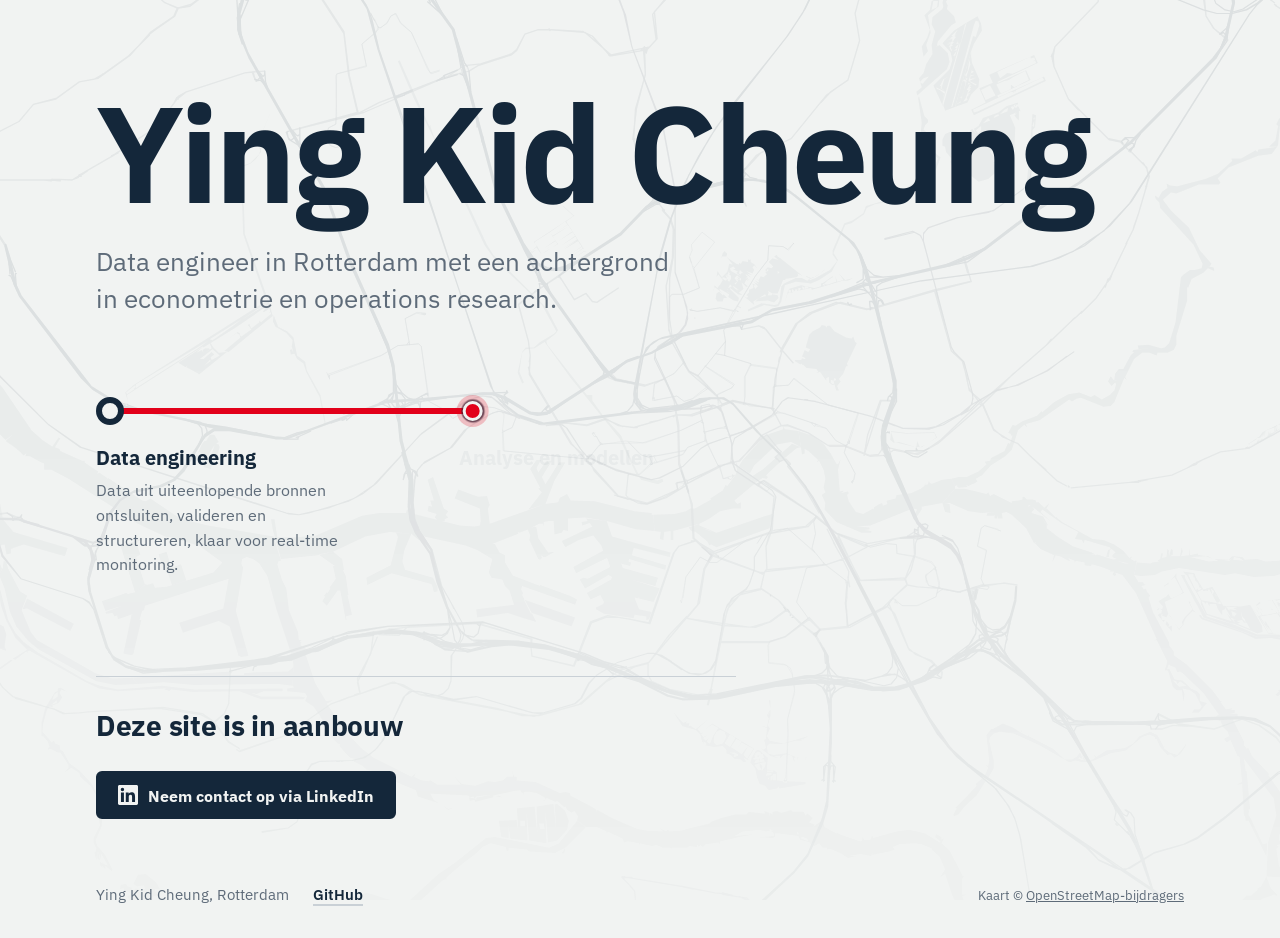
<file: index.html>
<!DOCTYPE html><html lang="nl"><head><meta charset="utf-8"><meta name="viewport" content="width=device-width, initial-scale=1"><title>Ying Kid Cheung | Data engineer in Rotterdam</title><meta name="description" content="Data engineer in Rotterdam met een achtergrond in econometrie en operations research. Van ruwe data naar betrouwbare pipelines, analyses en dataproducten."><link rel="icon" type="image/svg+xml" href="/favicon.svg"><meta name="theme-color" content="#F1F3F2" media="(prefers-color-scheme: light)"><meta name="theme-color" content="#14202C" media="(prefers-color-scheme: dark)"><script>
			// Light or dark as chosen with the button on the live map (src/theme.ts), before anything is painted
			try {
				var theme = localStorage.getItem('theme');
				if (theme === 'light' || theme === 'dark') {
					document.documentElement.dataset.theme = theme;
					document.querySelectorAll('meta[name="theme-color"]').forEach(function (meta) {
						meta.content = theme === 'dark' ? '#14202C' : '#F1F3F2';
					});
				}
			} catch (e) {}
			// Lets CSS hide the route until Line.astro animates it; shows it anyway if that script never runs.
			document.documentElement.classList.add('js');
			// The route line gets one of two Rotterdam metro colour pairs: red and green (53%), or dark blue and yellow.
			if (Math.random() >= 0.53) document.documentElement.dataset.line = 'blue-yellow';
			setTimeout(function () {
				if (!window.lineReady) document.documentElement.classList.remove('js');
			}, 3000);
		</script><link rel="canonical" href="https://yingkidcheung.nl/"><meta property="og:type" content="website"><meta property="og:locale" content="nl_NL"><meta property="og:site_name" content="Ying Kid Cheung"><meta property="og:title" content="Ying Kid Cheung | Data engineer in Rotterdam"><meta property="og:description" content="Data engineer in Rotterdam met een achtergrond in econometrie en operations research. Van ruwe data naar betrouwbare pipelines, analyses en dataproducten."><meta property="og:url" content="https://yingkidcheung.nl/"><meta name="twitter:card" content="summary"><link rel="stylesheet" href="/_astro/Base.DT3oX2jX.css"></head><body><main class="page"><header class="intro"><h1 class="name">Ying Kid Cheung</h1><p class="lede lede--wide">Data engineer in Rotterdam met een achtergrond in econometrie en operations research.</p></header><section class="route" aria-labelledby="route-title"><h2 id="route-title" class="visually-hidden">Wat ik doe</h2><!-- The line runs left to right, or top to bottom when its column is narrow. --><div class="line-wrap"><ol class="line" style="--count: 3"><li class="stop" style="--i: 0"><span class="marker" aria-hidden="true"></span><h3 class="stop-name">Data engineering</h3><p class="stop-text">Data uit uiteenlopende bronnen ontsluiten, valideren en structureren, klaar voor real-time monitoring.</p></li><li class="stop" style="--i: 1"><span class="marker" aria-hidden="true"></span><h3 class="stop-name">Analyse en modellen</h3><p class="stop-text">Vragen uit de praktijk vertalen naar inzicht, voorspellingen en stuurinformatie.</p></li><li class="stop stop--horizon" style="--i: 2"><span class="marker" aria-hidden="true"></span><h3 class="stop-name">Dataproducten</h3><p class="stop-text">Dashboards en tools die data bruikbaar maken en terugkerend handwerk overnemen.</p></li></ol></div><script type="module" src="/_astro/Line.astro_astro_type_script_index_0_lang.to0BfIXc.js"></script></section><section class="status" aria-labelledby="status-title"><h2 id="status-title" class="status-title">Deze site is in aanbouw</h2><div class="actions"><a class="button button--primary" href="https://www.linkedin.com/in/yingkidcheung/"><svg viewBox="0 0 24 24" aria-hidden="true" width="20" height="20"><path fill="currentColor" d="M20.45 20.45h-3.56v-5.57c0-1.33-.02-3.04-1.85-3.04-1.85 0-2.13 1.45-2.13 2.94v5.67H9.35V9h3.41v1.56h.05c.48-.9 1.64-1.85 3.37-1.85 3.6 0 4.27 2.37 4.27 5.46v6.28ZM5.34 7.43a2.06 2.06 0 1 1 0-4.13 2.06 2.06 0 0 1 0 4.13ZM7.12 20.45H3.56V9h3.56v11.45ZM22.22 0H1.77C.79 0 0 .77 0 1.73v20.54C0 23.23.79 24 1.77 24h20.45c.98 0 1.78-.77 1.78-1.73V1.73C24 .77 23.2 0 22.22 0Z"></path></svg>Neem contact op via LinkedIn</a></div></section><footer class="footer"><p>Ying Kid Cheung, Rotterdam</p><a class="footer-link" href="https://www.github.com/yingkid/">GitHub</a><p class="footer-credit">Kaart © <a href="https://www.openstreetmap.org/copyright">OpenStreetMap-bijdragers</a></p></footer></main></body></html>
</file>
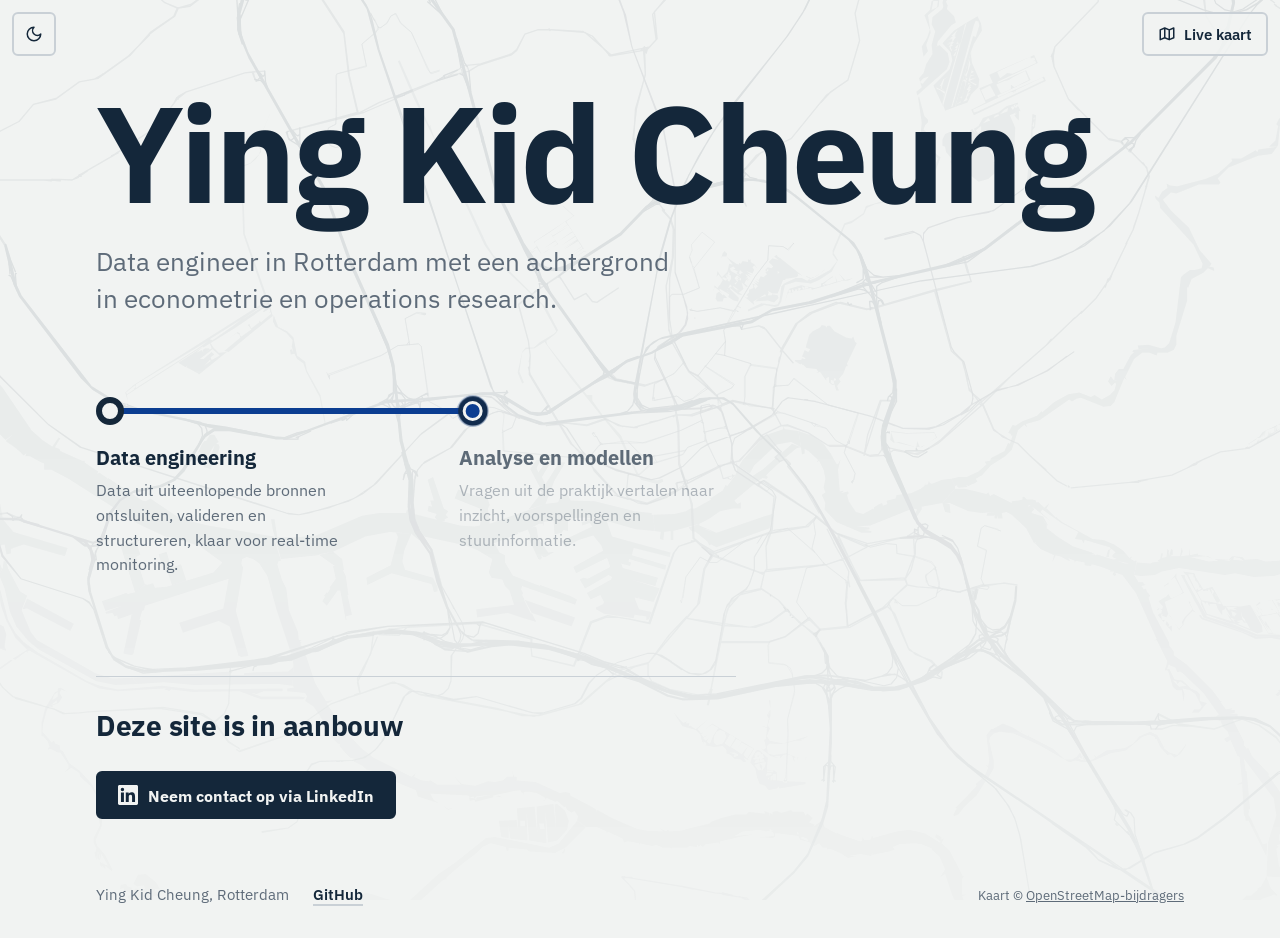
<file: live/index.html>
<!DOCTYPE html><html lang="nl"><head><meta charset="utf-8"><meta name="viewport" content="width=device-width, initial-scale=1"><title>Live kaart | Ying Kid Cheung</title><meta name="description" content="Live kaart van Rotterdam met de treinen en het verkeer op de snelwegen van dit moment."><link rel="icon" type="image/svg+xml" href="/favicon.svg"><meta name="theme-color" content="#F1F3F2" media="(prefers-color-scheme: light)"><meta name="theme-color" content="#14202C" media="(prefers-color-scheme: dark)"><script>
			// Light or dark as chosen with the button on the live map (src/theme.ts), before anything is painted
			try {
				var theme = localStorage.getItem('theme');
				if (theme === 'light' || theme === 'dark') {
					document.documentElement.dataset.theme = theme;
					document.querySelectorAll('meta[name="theme-color"]').forEach(function (meta) {
						meta.content = theme === 'dark' ? '#14202C' : '#F1F3F2';
					});
				}
			} catch (e) {}
			// Lets CSS hide the route until Line.astro animates it; shows it anyway if that script never runs.
			document.documentElement.classList.add('js');
			// The route line gets one of two Rotterdam metro colour pairs: red and green (53%), or dark blue and yellow.
			if (Math.random() >= 0.53) document.documentElement.dataset.line = 'blue-yellow';
			setTimeout(function () {
				if (!window.lineReady) document.documentElement.classList.remove('js');
			}, 3000);
		</script><meta name="robots" content="noindex, nofollow, noarchive"><link rel="stylesheet" href="/_astro/Base.DT3oX2jX.css"><link rel="stylesheet" href="/_astro/LiveMap.CcIoFLRC.css"></head><body><main class="page"><header class="intro"><h1 class="name">Ying Kid Cheung</h1><p class="lede lede--wide">Data engineer in Rotterdam met een achtergrond in econometrie en operations research.</p></header><section class="route" aria-labelledby="route-title"><h2 id="route-title" class="visually-hidden">Wat ik doe</h2><!-- The line runs left to right, or top to bottom when its column is narrow. --><div class="line-wrap"><ol class="line" style="--count: 3"><li class="stop" style="--i: 0"><span class="marker" aria-hidden="true"></span><h3 class="stop-name">Data engineering</h3><p class="stop-text">Data uit uiteenlopende bronnen ontsluiten, valideren en structureren, klaar voor real-time monitoring.</p></li><li class="stop" style="--i: 1"><span class="marker" aria-hidden="true"></span><h3 class="stop-name">Analyse en modellen</h3><p class="stop-text">Vragen uit de praktijk vertalen naar inzicht, voorspellingen en stuurinformatie.</p></li><li class="stop stop--horizon" style="--i: 2"><span class="marker" aria-hidden="true"></span><h3 class="stop-name">Dataproducten</h3><p class="stop-text">Dashboards en tools die data bruikbaar maken en terugkerend handwerk overnemen.</p></li></ol></div><script type="module" src="/_astro/Line.astro_astro_type_script_index_0_lang.to0BfIXc.js"></script></section><section class="status" aria-labelledby="status-title"><h2 id="status-title" class="status-title">Deze site is in aanbouw</h2><div class="actions"><a class="button button--primary" href="https://www.linkedin.com/in/yingkidcheung/"><svg viewBox="0 0 24 24" aria-hidden="true" width="20" height="20"><path fill="currentColor" d="M20.45 20.45h-3.56v-5.57c0-1.33-.02-3.04-1.85-3.04-1.85 0-2.13 1.45-2.13 2.94v5.67H9.35V9h3.41v1.56h.05c.48-.9 1.64-1.85 3.37-1.85 3.6 0 4.27 2.37 4.27 5.46v6.28ZM5.34 7.43a2.06 2.06 0 1 1 0-4.13 2.06 2.06 0 0 1 0 4.13ZM7.12 20.45H3.56V9h3.56v11.45ZM22.22 0H1.77C.79 0 0 .77 0 1.73v20.54C0 23.23.79 24 1.77 24h20.45c.98 0 1.78-.77 1.78-1.73V1.73C24 .77 23.2 0 22.22 0Z"></path></svg>Neem contact op via LinkedIn</a></div></section><footer class="footer"><p>Ying Kid Cheung, Rotterdam</p><a class="footer-link" href="https://www.github.com/yingkid/">GitHub</a><p class="footer-credit">Kaart © <a href="https://www.openstreetmap.org/copyright">OpenStreetMap-bijdragers</a></p></footer></main><canvas class="live-backdrop" aria-hidden="true"></canvas><canvas class="live-canvas" aria-hidden="true" data-source="gateway"></canvas><!-- Light or dark for the whole site, remembered in this browser (src/theme.ts); shown once the script runs --><button class="live-theme" type="button" aria-label="Donkere modus" title="Donkere modus" hidden><svg class="live-theme-sun" viewBox="0 0 24 24" width="18" height="18" aria-hidden="true"><circle cx="12" cy="12" r="4"></circle><path d="M12 2v2M12 20v2M4.93 4.93l1.41 1.41M17.66 17.66l1.41 1.41M2 12h2M20 12h2M6.34 17.66l-1.41 1.41M19.07 4.93l-1.41 1.41"></path></svg><svg class="live-theme-moon" viewBox="0 0 24 24" width="18" height="18" aria-hidden="true"><path d="M12 3a6 6 0 0 0 9 9 9 9 0 1 1-9-9Z"></path></svg></button><button class="live-toggle" type="button" aria-controls="live-legend"><svg viewBox="0 0 24 24" width="18" height="18" aria-hidden="true"><path fill="none" stroke="currentColor" stroke-width="2" stroke-linejoin="round" d="M9 4 3 6.5v13L9 17l6 2.5 6-2.5V4l-6 2.5L9 4Zm0 0v13m6-10.5v13"></path></svg><span class="live-toggle-label">Live kaart</span></button><div class="live-zoom" role="group" aria-label="Zoomen" hidden><button type="button" data-zoom="in" aria-label="Inzoomen"><svg viewBox="0 0 24 24" width="18" height="18" aria-hidden="true"><path d="M5 12h14M12 5v14"></path></svg></button><button type="button" data-zoom="out" aria-label="Uitzoomen"><svg viewBox="0 0 24 24" width="18" height="18" aria-hidden="true"><path d="M5 12h14"></path></svg></button><button type="button" data-zoom="fit" aria-label="Hele kaart"><svg viewBox="0 0 24 24" width="18" height="18" aria-hidden="true"><path d="M3 7V5a2 2 0 0 1 2-2h2M17 3h2a2 2 0 0 1 2 2v2M21 17v2a2 2 0 0 1-2 2h-2M7 21H5a2 2 0 0 1-2-2v-2"></path></svg></button></div><aside id="live-legend" class="live-legend" aria-label="Legenda live kaart" hidden><ul class="live-keys"><li data-layer="train" hidden><svg class="key key--train" viewBox="0 0 16 10" aria-hidden="true"><circle cx="4.5" cy="5" r="3.2"></circle><path d="M14.2 5 9.8 2.15v5.7Z"></path></svg><span class="key-label">Treinen</span> <span class="key-count" data-count="train"></span></li><li data-layer="metro" hidden><span class="key key--metro"></span><span class="key-label">Metro</span> <span class="key-count" data-count="metro"></span></li><li data-layer="tram" hidden><span class="key key--tram"></span><span class="key-label">Trams</span> <span class="key-count" data-count="tram"></span></li><li data-layer="bus" hidden><span class="key key--bus"></span><span class="key-label">Bussen</span> <span class="key-count" data-count="bus"></span></li><li data-layer="vessel" hidden><span class="key key--vessel"></span><span class="key-label">Waterbussen</span> <span class="key-count" data-count="vessel"></span></li><li data-layer="traffic" hidden><span class="key key--slow"></span><span class="key-label">Langzaam verkeer</span> <span class="key-count" data-count="slow"></span></li><li data-layer="traffic" hidden><span class="key key--jam"></span><span class="key-label">Stilstaand verkeer</span> <span class="key-count" data-count="jam"></span></li><li class="key-row--note" data-layer="traffic" hidden><span class="key key--car"></span><span>Verkeer <span class="key-note">gesimuleerd uit gemeten snelheid en drukte</span></span></li><li data-layer="incidents" hidden><svg class="key key--incident" viewBox="0 0 14 12" aria-hidden="true"><path d="M7 1.2 12.8 10.8H1.2Z"></path></svg><span class="key-label">Incidenten</span> <span class="key-count" data-count="incident"></span></li></ul><p class="live-note" hidden></p><button class="live-legend-toggle" type="button" aria-label="Legenda" aria-expanded="true"><svg viewBox="0 0 24 24" width="18" height="18" aria-hidden="true"><path d="m6 15 6-6 6 6"></path></svg></button><p class="live-status" aria-live="polite"></p><p class="live-credit"><span class="live-credit-data">Data: NDW, NDOV, NS, OVapi · </span>Kaart © <a href="https://www.openstreetmap.org/copyright">OpenStreetMap-bijdragers</a></p><details class="live-about"><summary>Hoe werkt deze kaart?</summary><div class="live-about-body"><h3>Bronnen</h3><ul><li>Treinen: positie, snelheid en vertraging van NS en regionale vervoerders uit NDOV Loket, via mijn eigen NDOV-platform en treintracker.</li><li>Metro, trams, bussen en de Waterbus: posities van RET, HTM, EBS, Qbuzz en Connexxion uit NDOV Loket (KV6), via mijn eigen NDOV-platform. Lijnnummer en bestemming komen uit de dienstregeling van OVapi, haltes uit het Centraal Haltebestand.</li><li>Wegen: snelheid en drukte per rijstrook van ruim 1.300 meetpunten van Rijkswaterstaat en de gemeente Rotterdam (NDW, elke minuut).</li><li>Incidenten: ongevallen, pech en voorwerpen op de weg uit de veiligheidsberichten van NDW.</li><li>Kaart: OpenStreetMap. Meetpunten zonder bruikbare locatie staan op hun hectometerpaal uit het Nationaal Wegenbestand.</li></ul><h3>Verwerking</h3><ul><li>Een eigen dienst op mijn server haalt de bronnen op (treinen elke 15 seconden, metro, trams, bussen en de Waterbus elke 10 seconden, NDW elke minuut), filtert op Rotterdam en houdt alleen het actuele beeld bij.</li><li>Het NDW-bestand, 50 MB per minuut voor heel Nederland, wordt in stukken gelezen. Elke rijstrook telt één keer per meetplek; snelheid en drukte zijn gemiddeld over 3 minuten.</li></ul><h3>Datamodel</h3><ul><li>1.000 wegvakken op de A- en S-wegen, per rijrichting opgeknipt van meetpunt tot meetpunt, elk met de maximumsnelheid.</li><li>Per wegvak de gemeten snelheid, de drukte en een klasse: langzaam bij ten hoogste de helft van de limiet (maximaal 50 km/u), stilstaand onder een kwart (maximaal 25 km/u), en file vanaf 2 km, zoals de verkeersinformatiediensten rekenen.</li></ul><h3>Live kaart</h3><ul><li>Treinen staan op hun gemeten positie, met hun rijrichting. NS-intercity's zijn geel, sprinters wit, beide met NS-blauw; regionale treinen hebben de kleur van hun vervoerder.</li><li>Metro, trams, bussen en de Waterbus hebben hun lijnkleur. Lijnen zonder eigen kleur, zoals de RET-bussen, houden de kleur uit de legenda.</li><li>Trams en bussen staan op hun laatst gemelde positie. De metro meldt alleen vertrek en aankomst per station; de kaart laat hem daartussen over het spoor uit OpenStreetMap rijden, in de rijtijd die ik per traject eenmalig heb gemeten.</li><li>Komt er een tijdje niets van een trein binnen, dan rijdt hij daarna over het spoor naar zijn nieuwe positie, niet in een rechte lijn.</li><li>De stipjes op de wegen zijn een simulatie, geen echte auto's: op het overzicht één stipje per 10 voertuigen, ver ingezoomd één per voertuig, met de gemeten snelheid en dichtheid.</li><li>De kaart ververst elke 15 seconden.</li></ul></div></details></aside><div class="live-tooltip" role="status" hidden></div><script type="module" src="/_astro/LiveMap.astro_astro_type_script_index_0_lang.CnpXP44V.js"></script></body></html>
</file>
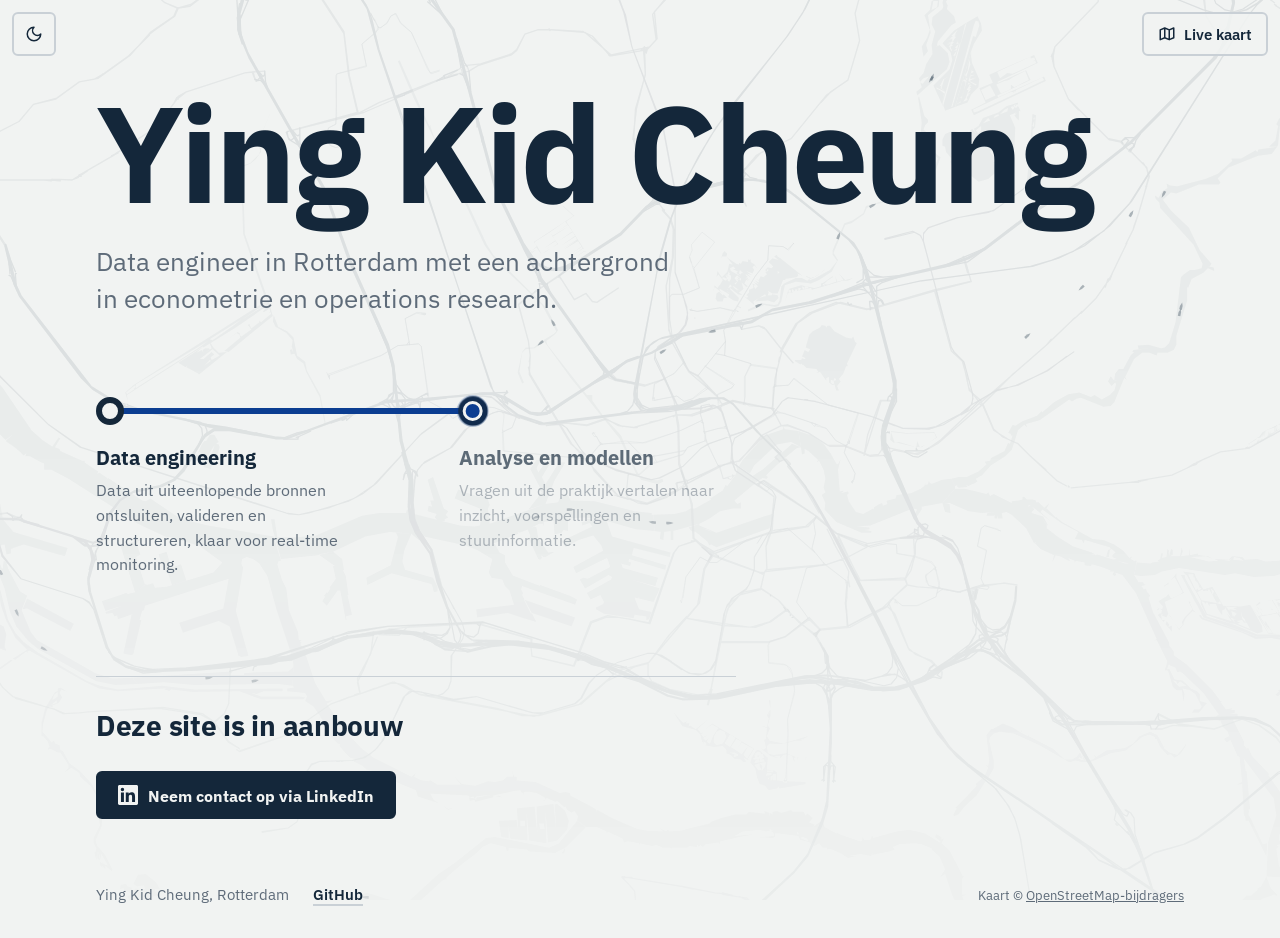
<file: mock/index.html>
<!DOCTYPE html><html lang="nl"><head><meta charset="utf-8"><meta name="viewport" content="width=device-width, initial-scale=1"><title>Live kaart (voorbeeld) | Ying Kid Cheung</title><meta name="description" content="Voorbeeld van een live kaart van Rotterdam met echte treinen en snelwegen, en voorbeelddata voor metro, trams en schepen."><link rel="icon" type="image/svg+xml" href="/favicon.svg"><meta name="theme-color" content="#F1F3F2" media="(prefers-color-scheme: light)"><meta name="theme-color" content="#14202C" media="(prefers-color-scheme: dark)"><script>
			// Light or dark as chosen with the button on the live map (src/theme.ts), before anything is painted
			try {
				var theme = localStorage.getItem('theme');
				if (theme === 'light' || theme === 'dark') {
					document.documentElement.dataset.theme = theme;
					document.querySelectorAll('meta[name="theme-color"]').forEach(function (meta) {
						meta.content = theme === 'dark' ? '#14202C' : '#F1F3F2';
					});
				}
			} catch (e) {}
			// Lets CSS hide the route until Line.astro animates it; shows it anyway if that script never runs.
			document.documentElement.classList.add('js');
			// The route line gets one of two Rotterdam metro colour pairs: red and green (53%), or dark blue and yellow.
			if (Math.random() >= 0.53) document.documentElement.dataset.line = 'blue-yellow';
			setTimeout(function () {
				if (!window.lineReady) document.documentElement.classList.remove('js');
			}, 3000);
		</script><meta name="robots" content="noindex, nofollow, noarchive"><link rel="stylesheet" href="/_astro/Base.DT3oX2jX.css"><link rel="stylesheet" href="/_astro/LiveMap.CcIoFLRC.css"></head><body><main class="page"><header class="intro"><h1 class="name">Ying Kid Cheung</h1><p class="lede lede--wide">Data engineer in Rotterdam met een achtergrond in econometrie en operations research.</p></header><section class="route" aria-labelledby="route-title"><h2 id="route-title" class="visually-hidden">Wat ik doe</h2><!-- The line runs left to right, or top to bottom when its column is narrow. --><div class="line-wrap"><ol class="line" style="--count: 3"><li class="stop" style="--i: 0"><span class="marker" aria-hidden="true"></span><h3 class="stop-name">Data engineering</h3><p class="stop-text">Data uit uiteenlopende bronnen ontsluiten, valideren en structureren, klaar voor real-time monitoring.</p></li><li class="stop" style="--i: 1"><span class="marker" aria-hidden="true"></span><h3 class="stop-name">Analyse en modellen</h3><p class="stop-text">Vragen uit de praktijk vertalen naar inzicht, voorspellingen en stuurinformatie.</p></li><li class="stop stop--horizon" style="--i: 2"><span class="marker" aria-hidden="true"></span><h3 class="stop-name">Dataproducten</h3><p class="stop-text">Dashboards en tools die data bruikbaar maken en terugkerend handwerk overnemen.</p></li></ol></div><script type="module" src="/_astro/Line.astro_astro_type_script_index_0_lang.to0BfIXc.js"></script></section><section class="status" aria-labelledby="status-title"><h2 id="status-title" class="status-title">Deze site is in aanbouw</h2><div class="actions"><a class="button button--primary" href="https://www.linkedin.com/in/yingkidcheung/"><svg viewBox="0 0 24 24" aria-hidden="true" width="20" height="20"><path fill="currentColor" d="M20.45 20.45h-3.56v-5.57c0-1.33-.02-3.04-1.85-3.04-1.85 0-2.13 1.45-2.13 2.94v5.67H9.35V9h3.41v1.56h.05c.48-.9 1.64-1.85 3.37-1.85 3.6 0 4.27 2.37 4.27 5.46v6.28ZM5.34 7.43a2.06 2.06 0 1 1 0-4.13 2.06 2.06 0 0 1 0 4.13ZM7.12 20.45H3.56V9h3.56v11.45ZM22.22 0H1.77C.79 0 0 .77 0 1.73v20.54C0 23.23.79 24 1.77 24h20.45c.98 0 1.78-.77 1.78-1.73V1.73C24 .77 23.2 0 22.22 0Z"></path></svg>Neem contact op via LinkedIn</a></div></section><footer class="footer"><p>Ying Kid Cheung, Rotterdam</p><a class="footer-link" href="https://www.github.com/yingkid/">GitHub</a><p class="footer-credit">Kaart © <a href="https://www.openstreetmap.org/copyright">OpenStreetMap-bijdragers</a></p></footer></main><canvas class="live-backdrop" aria-hidden="true"></canvas><canvas class="live-canvas" aria-hidden="true" data-source="gateway+mock"></canvas><!-- Light or dark for the whole site, remembered in this browser (src/theme.ts); shown once the script runs --><button class="live-theme" type="button" aria-label="Donkere modus" title="Donkere modus" hidden><svg class="live-theme-sun" viewBox="0 0 24 24" width="18" height="18" aria-hidden="true"><circle cx="12" cy="12" r="4"></circle><path d="M12 2v2M12 20v2M4.93 4.93l1.41 1.41M17.66 17.66l1.41 1.41M2 12h2M20 12h2M6.34 17.66l-1.41 1.41M19.07 4.93l-1.41 1.41"></path></svg><svg class="live-theme-moon" viewBox="0 0 24 24" width="18" height="18" aria-hidden="true"><path d="M12 3a6 6 0 0 0 9 9 9 9 0 1 1-9-9Z"></path></svg></button><button class="live-toggle" type="button" aria-controls="live-legend"><svg viewBox="0 0 24 24" width="18" height="18" aria-hidden="true"><path fill="none" stroke="currentColor" stroke-width="2" stroke-linejoin="round" d="M9 4 3 6.5v13L9 17l6 2.5 6-2.5V4l-6 2.5L9 4Zm0 0v13m6-10.5v13"></path></svg><span class="live-toggle-label">Live kaart</span></button><div class="live-zoom" role="group" aria-label="Zoomen" hidden><button type="button" data-zoom="in" aria-label="Inzoomen"><svg viewBox="0 0 24 24" width="18" height="18" aria-hidden="true"><path d="M5 12h14M12 5v14"></path></svg></button><button type="button" data-zoom="out" aria-label="Uitzoomen"><svg viewBox="0 0 24 24" width="18" height="18" aria-hidden="true"><path d="M5 12h14"></path></svg></button><button type="button" data-zoom="fit" aria-label="Hele kaart"><svg viewBox="0 0 24 24" width="18" height="18" aria-hidden="true"><path d="M3 7V5a2 2 0 0 1 2-2h2M17 3h2a2 2 0 0 1 2 2v2M21 17v2a2 2 0 0 1-2 2h-2M7 21H5a2 2 0 0 1-2-2v-2"></path></svg></button></div><aside id="live-legend" class="live-legend" aria-label="Legenda live kaart" hidden><ul class="live-keys"><li data-layer="train" hidden><svg class="key key--train" viewBox="0 0 16 10" aria-hidden="true"><circle cx="4.5" cy="5" r="3.2"></circle><path d="M14.2 5 9.8 2.15v5.7Z"></path></svg><span class="key-label">Treinen</span> <span class="key-count" data-count="train"></span></li><li data-layer="metro" hidden><span class="key key--metro"></span><span class="key-label">Metro</span> <span class="key-count" data-count="metro"></span></li><li data-layer="tram" hidden><span class="key key--tram"></span><span class="key-label">Trams</span> <span class="key-count" data-count="tram"></span></li><li data-layer="bus" hidden><span class="key key--bus"></span><span class="key-label">Bussen</span> <span class="key-count" data-count="bus"></span></li><li data-layer="vessel" hidden><span class="key key--vessel"></span><span class="key-label">Schepen</span> <span class="key-count" data-count="vessel"></span></li><li data-layer="traffic" hidden><span class="key key--slow"></span><span class="key-label">Langzaam verkeer</span> <span class="key-count" data-count="slow"></span></li><li data-layer="traffic" hidden><span class="key key--jam"></span><span class="key-label">Stilstaand verkeer</span> <span class="key-count" data-count="jam"></span></li><li class="key-row--note" data-layer="traffic" hidden><span class="key key--car"></span><span>Verkeer <span class="key-note">gesimuleerd uit gemeten snelheid en drukte</span></span></li><li data-layer="incidents" hidden><svg class="key key--incident" viewBox="0 0 14 12" aria-hidden="true"><path d="M7 1.2 12.8 10.8H1.2Z"></path></svg><span class="key-label">Incidenten</span> <span class="key-count" data-count="incident"></span></li></ul><p class="live-note" hidden></p><button class="live-legend-toggle" type="button" aria-label="Legenda" aria-expanded="true"><svg viewBox="0 0 24 24" width="18" height="18" aria-hidden="true"><path d="m6 15 6-6 6 6"></path></svg></button><p class="live-status" aria-live="polite"></p><p class="live-credit"><span class="live-credit-data">Data: NDW, NDOV, NS, OVapi · </span>Kaart © <a href="https://www.openstreetmap.org/copyright">OpenStreetMap-bijdragers</a></p><details class="live-about"><summary>Hoe werkt deze kaart?</summary><div class="live-about-body"><h3>Bronnen</h3><ul><li>Treinen: positie, snelheid en vertraging van NS en regionale vervoerders uit NDOV Loket, via mijn eigen NDOV-platform en treintracker.</li><li>Metro, trams, bussen en de Waterbus: posities van RET, HTM, EBS, Qbuzz en Connexxion uit NDOV Loket (KV6), via mijn eigen NDOV-platform. Lijnnummer en bestemming komen uit de dienstregeling van OVapi, haltes uit het Centraal Haltebestand.</li><li>Wegen: snelheid en drukte per rijstrook van ruim 1.300 meetpunten van Rijkswaterstaat en de gemeente Rotterdam (NDW, elke minuut).</li><li>Incidenten: ongevallen, pech en voorwerpen op de weg uit de veiligheidsberichten van NDW.</li><li>Kaart: OpenStreetMap. Meetpunten zonder bruikbare locatie staan op hun hectometerpaal uit het Nationaal Wegenbestand.</li></ul><h3>Verwerking</h3><ul><li>Een eigen dienst op mijn server haalt de bronnen op (treinen elke 15 seconden, metro, trams, bussen en de Waterbus elke 10 seconden, NDW elke minuut), filtert op Rotterdam en houdt alleen het actuele beeld bij.</li><li>Het NDW-bestand, 50 MB per minuut voor heel Nederland, wordt in stukken gelezen. Elke rijstrook telt één keer per meetplek; snelheid en drukte zijn gemiddeld over 3 minuten.</li></ul><h3>Datamodel</h3><ul><li>1.000 wegvakken op de A- en S-wegen, per rijrichting opgeknipt van meetpunt tot meetpunt, elk met de maximumsnelheid.</li><li>Per wegvak de gemeten snelheid, de drukte en een klasse: langzaam bij ten hoogste de helft van de limiet (maximaal 50 km/u), stilstaand onder een kwart (maximaal 25 km/u), en file vanaf 2 km, zoals de verkeersinformatiediensten rekenen.</li></ul><h3>Live kaart</h3><ul><li>Treinen staan op hun gemeten positie, met hun rijrichting. NS-intercity's zijn geel, sprinters wit, beide met NS-blauw; regionale treinen hebben de kleur van hun vervoerder.</li><li>Metro, trams, bussen en de Waterbus hebben hun lijnkleur. Lijnen zonder eigen kleur, zoals de RET-bussen, houden de kleur uit de legenda.</li><li>Trams en bussen staan op hun laatst gemelde positie. De metro meldt alleen vertrek en aankomst per station; de kaart laat hem daartussen over het spoor uit OpenStreetMap rijden, in de rijtijd die ik per traject eenmalig heb gemeten.</li><li>Komt er een tijdje niets van een trein binnen, dan rijdt hij daarna over het spoor naar zijn nieuwe positie, niet in een rechte lijn.</li><li>De stipjes op de wegen zijn een simulatie, geen echte auto's: op het overzicht één stipje per 10 voertuigen, ver ingezoomd één per voertuig, met de gemeten snelheid en dichtheid.</li><li>De kaart ververst elke 15 seconden.</li></ul></div></details></aside><div class="live-tooltip" role="status" hidden></div><script type="module" src="/_astro/LiveMap.astro_astro_type_script_index_0_lang.CnpXP44V.js"></script></body></html>
</file>
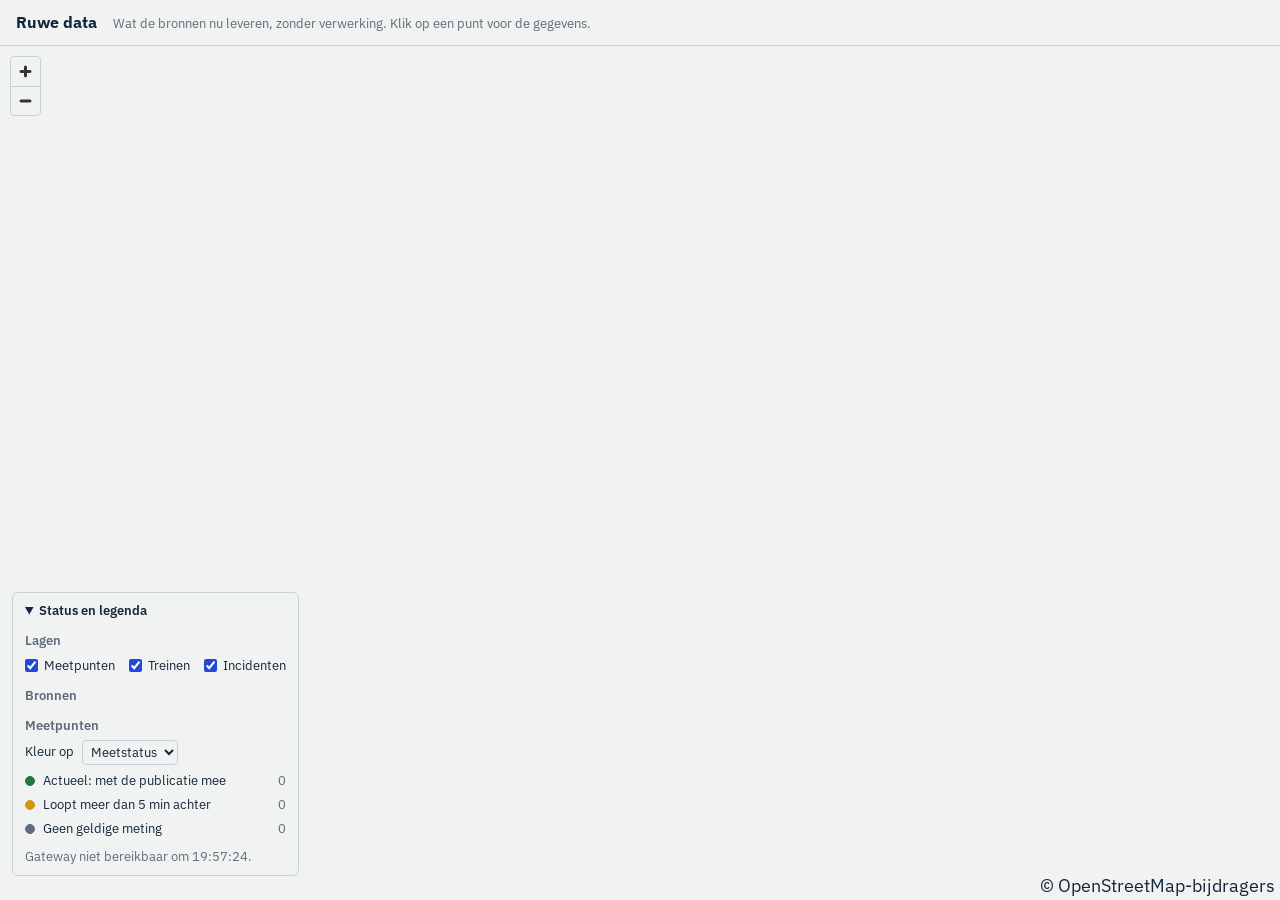
<file: raw/index.html>
<!DOCTYPE html><html lang="nl"><head><meta charset="utf-8"><meta name="viewport" content="width=device-width, initial-scale=1"><title>Ruwe data | Ying Kid Cheung</title><meta name="description" content="De ruwe data van de live kaart op een kaart: meetpunten, treinen, incidenten en wegvakken."><link rel="icon" type="image/svg+xml" href="/favicon.svg"><meta name="theme-color" content="#F1F3F2" media="(prefers-color-scheme: light)"><meta name="theme-color" content="#14202C" media="(prefers-color-scheme: dark)"><script>
			// Light or dark as chosen with the button on the live map (src/theme.ts), before anything is painted
			try {
				var theme = localStorage.getItem('theme');
				if (theme === 'light' || theme === 'dark') {
					document.documentElement.dataset.theme = theme;
					document.querySelectorAll('meta[name="theme-color"]').forEach(function (meta) {
						meta.content = theme === 'dark' ? '#14202C' : '#F1F3F2';
					});
				}
			} catch (e) {}
			// Lets CSS hide the route until Line.astro animates it; shows it anyway if that script never runs.
			document.documentElement.classList.add('js');
			// The route line gets one of two Rotterdam metro colour pairs: red and green (53%), or dark blue and yellow.
			if (Math.random() >= 0.53) document.documentElement.dataset.line = 'blue-yellow';
			setTimeout(function () {
				if (!window.lineReady) document.documentElement.classList.remove('js');
			}, 3000);
		</script><meta name="robots" content="noindex, nofollow, noarchive"><link rel="stylesheet" href="/_astro/maplibre-gl.Brgw4aED.css"><link rel="stylesheet" href="/_astro/Base.DT3oX2jX.css"><link rel="stylesheet" href="/_astro/raw.BzyLcYEe.css"></head><body><div class="raw"><header class="raw-head"><h1>Ruwe data</h1><p>Wat de bronnen nu leveren, zonder verwerking. Klik op een punt voor de gegevens.</p></header><div class="raw-map" aria-label="Kaart met meetpunten, wegvakken, treinen en incidenten"></div><details class="raw-panel" open><summary>Status en legenda</summary><h2>Lagen</h2><fieldset class="raw-layers" aria-label="Lagen op de kaart"><label><input type="checkbox" value="sites" checked> Meetpunten</label><label><input type="checkbox" value="trains" checked> Treinen</label><label><input type="checkbox" value="incidents" checked> Incidenten</label></fieldset><h2>Bronnen</h2><ul class="raw-sources"></ul><h2>Meetpunten</h2><label class="raw-mode">Kleur op<select><option value="status">Meetstatus</option><option value="flow">Intensiteit</option><option value="speed">Snelheid</option></select></label><ul class="raw-keys"></ul><p class="raw-status" role="status"></p></details></div><script type="module" src="/_astro/RawMap.astro_astro_type_script_index_0_lang.DY_c9sLO.js"></script></body></html>
</file>
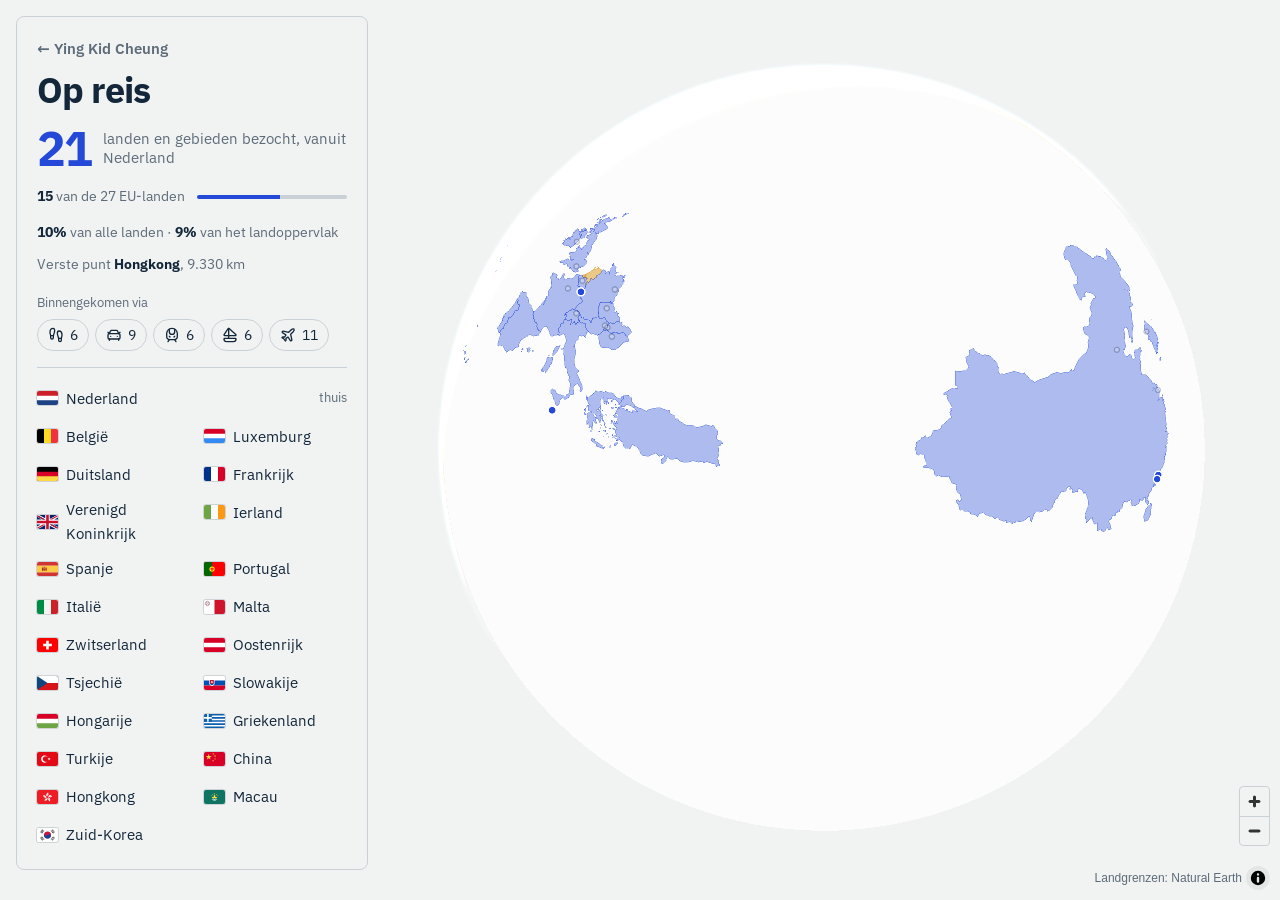
<file: travel/index.html>
<!DOCTYPE html><html lang="nl"><head><meta charset="utf-8"><meta name="viewport" content="width=device-width, initial-scale=1"><title>Op reis | Ying Kid Cheung</title><meta name="description" content="De 21 landen en gebieden waar ik ben geweest, op een kaart."><link rel="icon" type="image/svg+xml" href="/favicon.svg"><meta name="theme-color" content="#F1F3F2" media="(prefers-color-scheme: light)"><meta name="theme-color" content="#14202C" media="(prefers-color-scheme: dark)"><script>
			// Light or dark as chosen with the button on the live map (src/theme.ts), before anything is painted
			try {
				var theme = localStorage.getItem('theme');
				if (theme === 'light' || theme === 'dark') {
					document.documentElement.dataset.theme = theme;
					document.querySelectorAll('meta[name="theme-color"]').forEach(function (meta) {
						meta.content = theme === 'dark' ? '#14202C' : '#F1F3F2';
					});
				}
			} catch (e) {}
			// Lets CSS hide the route until Line.astro animates it; shows it anyway if that script never runs.
			document.documentElement.classList.add('js');
			// The route line gets one of two Rotterdam metro colour pairs: red and green (53%), or dark blue and yellow.
			if (Math.random() >= 0.53) document.documentElement.dataset.line = 'blue-yellow';
			setTimeout(function () {
				if (!window.lineReady) document.documentElement.classList.remove('js');
			}, 3000);
		</script><link rel="canonical" href="https://yingkidcheung.nl/travel/"><meta property="og:type" content="website"><meta property="og:locale" content="nl_NL"><meta property="og:site_name" content="Ying Kid Cheung"><meta property="og:title" content="Op reis | Ying Kid Cheung"><meta property="og:description" content="De 21 landen en gebieden waar ik ben geweest, op een kaart."><meta property="og:url" content="https://yingkidcheung.nl/travel/"><meta name="twitter:card" content="summary"><link rel="stylesheet" href="/_astro/maplibre-gl.Brgw4aED.css"><link rel="stylesheet" href="/_astro/Base.DT3oX2jX.css"><link rel="stylesheet" href="/_astro/travel.B53jkv65.css"></head><body><div class="travel-map" aria-label="Wereldkaart met de landen waar ik ben geweest"></div><main class="travel-panel"><a class="travel-crumb" href="/">Ying Kid Cheung</a><header class="travel-head"><h1 class="travel-title">Op reis</h1><p class="travel-count"><span class="travel-number">21</span><span>landen en gebieden bezocht<span class="travel-from">, vanuit Nederland</span></span></p><button class="travel-toggle travel-eu" type="button" aria-pressed="false"><span class="travel-eu-text"><strong>15</strong> van de 27 EU-landen</span><span class="travel-eu-bar" style="--share: 0.5555555555555556" aria-hidden="true"></span></button><p class="travel-eu-legend"><span><span class="travel-swatch"></span>bezocht</span><span><span class="travel-swatch travel-swatch--to-go"></span>nog niet bezocht</span></p><p class="travel-world" title="20 van de 195 landen, Nederland meegeteld"><strong>10%</strong> van alle landen · <strong>9%</strong> van het landoppervlak</p><button class="travel-toggle travel-far" type="button" aria-pressed="false"><span>Verste punt <strong>Hongkong</strong>, 9.330 km</span></button><div class="travel-via" role="group" aria-labelledby="travel-via-label"><span id="travel-via-label" class="travel-via-label"><span class="travel-from">Binnengekomen </span>via</span><button class="travel-via-chip" type="button" data-way="lopend" aria-pressed="false" title="Lopend">
<svg
  class="lucide lucide-footprints"
  xmlns="http://www.w3.org/2000/svg"
  width="24"
  height="24"
  viewBox="0 0 24 24"
  fill="none"
  stroke="currentColor"
  stroke-width="2"
  stroke-linecap="round"
  stroke-linejoin="round"
>
  <path d="M4 16v-2.38C4 11.5 2.97 10.5 3 8c.03-2.72 1.49-6 4.5-6C9.37 2 10 3.8 10 5.5c0 3.11-2 5.66-2 8.68V16a2 2 0 1 1-4 0Z" />
  <path d="M20 20v-2.38c0-2.12 1.03-3.12 1-5.62-.03-2.72-1.49-6-4.5-6C14.63 6 14 7.8 14 9.5c0 3.11 2 5.66 2 8.68V20a2 2 0 1 0 4 0Z" />
  <path d="M16 17h4" />
  <path d="M4 13h4" />
</svg>
<span class="visually-hidden">Lopend:</span>6</button><button class="travel-via-chip" type="button" data-way="weg" aria-pressed="false" title="Over de weg">
<svg
  class="lucide lucide-car-front"
  xmlns="http://www.w3.org/2000/svg"
  width="24"
  height="24"
  viewBox="0 0 24 24"
  fill="none"
  stroke="currentColor"
  stroke-width="2"
  stroke-linecap="round"
  stroke-linejoin="round"
>
  <path d="m21 8-2 2-1.5-3.7A2 2 0 0 0 15.646 5H8.4a2 2 0 0 0-1.903 1.257L5 10 3 8" />
  <path d="M7 14h.01" />
  <path d="M17 14h.01" />
  <rect width="18" height="8" x="3" y="10" rx="2" />
  <path d="M5 18v2" />
  <path d="M19 18v2" />
</svg>
<span class="visually-hidden">Over de weg:</span>9</button><button class="travel-via-chip" type="button" data-way="trein" aria-pressed="false" title="Met de trein">
<svg
  class="lucide lucide-train-front"
  xmlns="http://www.w3.org/2000/svg"
  width="24"
  height="24"
  viewBox="0 0 24 24"
  fill="none"
  stroke="currentColor"
  stroke-width="2"
  stroke-linecap="round"
  stroke-linejoin="round"
>
  <path d="M8 3.1V7a4 4 0 0 0 8 0V3.1" />
  <path d="m9 15-1-1" />
  <path d="m15 15 1-1" />
  <path d="M9 19c-2.8 0-5-2.2-5-5v-4a8 8 0 0 1 16 0v4c0 2.8-2.2 5-5 5Z" />
  <path d="m8 19-2 3" />
  <path d="m16 19 2 3" />
</svg>
<span class="visually-hidden">Met de trein:</span>6</button><button class="travel-via-chip" type="button" data-way="boot" aria-pressed="false" title="Met de boot">
<svg
  class="lucide lucide-sailboat"
  xmlns="http://www.w3.org/2000/svg"
  width="24"
  height="24"
  viewBox="0 0 24 24"
  fill="none"
  stroke="currentColor"
  stroke-width="2"
  stroke-linecap="round"
  stroke-linejoin="round"
>
  <path d="M10 2v15" />
  <path d="M7 22a4 4 0 0 1-4-4 1 1 0 0 1 1-1h16a1 1 0 0 1 1 1 4 4 0 0 1-4 4z" />
  <path d="M9.159 2.46a1 1 0 0 1 1.521-.193l9.977 8.98A1 1 0 0 1 20 13H4a1 1 0 0 1-.824-1.567z" />
</svg>
<span class="visually-hidden">Met de boot:</span>6</button><button class="travel-via-chip" type="button" data-way="vliegtuig" aria-pressed="false" title="Met het vliegtuig">
<svg
  class="lucide lucide-plane"
  xmlns="http://www.w3.org/2000/svg"
  width="24"
  height="24"
  viewBox="0 0 24 24"
  fill="none"
  stroke="currentColor"
  stroke-width="2"
  stroke-linecap="round"
  stroke-linejoin="round"
>
  <path d="M17.8 19.2 16 11l3.5-3.5C21 6 21.5 4 21 3c-1-.5-3 0-4.5 1.5L13 8 4.8 6.2c-.5-.1-.9.1-1.1.5l-.3.5c-.2.5-.1 1 .3 1.3L9 12l-2 3H4l-1 1 3 2 2 3 1-1v-3l3-2 3.5 5.3c.3.4.8.5 1.3.3l.5-.2c.4-.3.6-.7.5-1.2z" />
</svg>
<span class="visually-hidden">Met het vliegtuig:</span>11</button></div></header><ul class="travel-list" aria-label="Bezochte landen"><li><button class="travel-item travel-item--home" type="button" data-id="0"><span class="travel-flag"><svg xmlns="http://www.w3.org/2000/svg" viewBox="0 0 513 342"><path fill="#FFF" d="M0 114h513v114H0z"/><path fill="#cd1f2a" d="M0 0h513v114H0z"/><path fill="#1d4185" d="M0 228h513v114H0z"/></svg></span>Nederland<span class="travel-tag">thuis</span></button></li><li><button class="travel-item" type="button" data-id="1"><span class="travel-flag"><svg xmlns="http://www.w3.org/2000/svg" viewBox="0 0 513 342"><path fill="#fdda25" d="M0 0h513v342H0z"/><path d="M0 0h171v342H0z"/><path fill="#ef3340" d="M342 0h171v342H342z"/></svg></span>België</button></li><li><button class="travel-item" type="button" data-id="2"><span class="travel-flag"><svg xmlns="http://www.w3.org/2000/svg" viewBox="0 0 513 342"><path fill="#FFF" d="M0 0h513v342H0z"/><path fill="#D80027" d="M0 0h513v114H0z"/><path fill="#338AF3" d="M0 228h513v114H0z"/></svg></span>Luxemburg</button></li><li><button class="travel-item" type="button" data-id="3"><span class="travel-flag"><svg xmlns="http://www.w3.org/2000/svg" viewBox="0 0 513 342"><path fill="#D80027" d="M0 0h513v342H0z"/><path d="M0 0h513v114H0z"/><path fill="#FFDA44" d="M0 228h513v114H0z"/></svg></span>Duitsland</button></li><li><button class="travel-item" type="button" data-id="4"><span class="travel-flag"><svg xmlns="http://www.w3.org/2000/svg" viewBox="0 0 513 342"><path fill="#FFF" d="M0 0h513v342H0z"/><path fill="#00318A" d="M0 0h171v342H0z"/><path fill="#D80027" d="M342 0h171v342H342z"/></svg></span>Frankrijk</button></li><li><button class="travel-item" type="button" data-id="5"><span class="travel-flag"><svg xmlns="http://www.w3.org/2000/svg" viewBox="0 0 513 342"><g fill="#FFF"><path d="M0 0h513v341.3H0V0z"/><path d="M311.7 230 513 341.3v-31.5L369.3 230h-57.6zM200.3 111.3 0 0v31.5l143.7 79.8h56.6z"/></g><g fill="#012169"><path d="M393.8 230 513 295.7V230H393.8zm-82.1 0L513 341.3v-31.5L369.3 230h-57.6zm146.9 111.3-147-81.7v81.7h147zM90.3 230 0 280.2V230h90.3zm110 14.2v97.2H25.5l174.8-97.2zM118.2 111.3 0 45.6v65.7h118.2zm82.1 0L0 0v31.5l143.7 79.8h56.6zM53.4 0l147 81.7V0h-147zM421.7 111.3 513 61.1v50.2h-91.3zm-110-14.2V0h174.9L311.7 97.1z"/></g><g fill="#c8102e"><path d="M288 0h-64v138.7H0v64h224v138.7h64V202.7h224v-64H288V0z"/><path d="M311.7 230 513 341.3v-31.5L369.3 230h-57.6zM143.7 230 0 309.9v31.5L200.3 230h-56.6zM200.3 111.3 0 0v31.5l143.7 79.8h56.6zM368.3 111.3 513 31.5V0L311.7 111.3h56.6z"/></g></svg></span>Verenigd Koninkrijk</button></li><li><button class="travel-item" type="button" data-id="6"><span class="travel-flag"><svg xmlns="http://www.w3.org/2000/svg" viewBox="0 0 513 342"><path fill="#FFF" d="M0 0h513v342H0z"/><path fill="#6DA544" d="M0 0h171v342H0z"/><path fill="#FF9811" d="M342 0h171v342H342z"/></svg></span>Ierland</button></li><li><button class="travel-item" type="button" data-id="7"><span class="travel-flag"><svg xmlns="http://www.w3.org/2000/svg" viewBox="0 0 22.5 15"><path fill="#FFF" d="M0 0h22.5v15H0V0z"/><path fill="#D03433" d="M0 0h22.5v4H0V0zm0 11h22.5v4H0v-4z"/><path fill="#FBCA46" d="M0 4h22.5v7H0V4z"/><path fill="#FFF" d="M7.8 7h1v.5h-1V7z"/><path fill="#A41517" d="M7.2 8.5c0 .3.3.5.6.5s.6-.2.6-.5L8.5 7H7.1l.1 1.5zM6.6 7c0-.3.2-.5.4-.5h1.5c.3 0 .5.2.5.4V7l-.1 1.5c-.1.6-.5 1-1.1 1-.6 0-1-.4-1.1-1L6.6 7z"/><path fill="#A41517" d="M6.8 7.5h2V8h-.5l-.5 1-.5-1h-.5v-.5zM5.3 6h1v3.5h-1V6zm4 0h1v3.5h-1V6zm-2.5-.5c0-.3.2-.5.5-.5h1c.3 0 .5.2.5.5v.2c0 .2-.1.3-.3.3H7c-.1 0-.2-.1-.2-.2v-.3z"/></svg></span>Spanje</button></li><li><button class="travel-item" type="button" data-id="8"><span class="travel-flag"><svg xmlns="http://www.w3.org/2000/svg" viewBox="0 0 513 342"><path fill="red" d="M0 0h513v342H0z"/><path fill="#060" d="M197 0v342H0V0z"/><circle fill="#FF0" cx="197.1" cy="171" r="64"/><path fill="red" d="M161.1 139v40c0 19.9 16.1 36 36 36s36-16.1 36-36v-40h-72z"/><path fill="#FFF" d="M197.1 191c-6.6 0-12-5.4-12-12v-16h24v16c0 6.6-5.3 12-12 12z"/></svg></span>Portugal</button></li><li><button class="travel-item" type="button" data-id="9"><span class="travel-flag"><svg xmlns="http://www.w3.org/2000/svg" viewBox="0 0 513 342"><path fill="#F4F5F0" d="M342 0H0v341.3h512V0z"/><path fill="#008C45" d="M0 0h171v342H0z"/><path fill="#CD212A" d="M342 0h171v342H342z"/></svg></span>Italië</button></li><li><button class="travel-item" type="button" data-id="10"><span class="travel-flag"><svg xmlns="http://www.w3.org/2000/svg" viewBox="0 0 513 342"><path fill="#FFF" d="M0 0h513v342H0z"/><path fill="#cf142b" d="M256 0h256.5v342H256z"/><path stroke="#cf142b" stroke-width="10" d="M101.2 68.2V33H66v35.2H30.8v35.2H66v35.2h35.2v-35.2h35.2V68.2z"/><path fill="#fff" stroke="#acacac" stroke-width="5" d="M101.2 68.2V33H66v35.2H30.8v35.2H66v35.2h35.2v-35.2h35.2V68.2z"/><circle cx="85" cy="85" r="26" fill="none" stroke="#acacac" stroke-width="5"/><circle cx="85" cy="85" r="18" fill="#dedede" stroke="#acacac" stroke-width="5"/></svg></span>Malta</button></li><li><button class="travel-item" type="button" data-id="11"><span class="travel-flag"><svg xmlns="http://www.w3.org/2000/svg" viewBox="0 0 768 512"><path fill="red" d="M0 0h768v512H0V0z"/><path fill="#FFF" d="M336 96h96v112h112v96H432v112h-96V304H224v-96h112V96z"/></svg></span>Zwitserland</button></li><li><button class="travel-item" type="button" data-id="12"><span class="travel-flag"><svg xmlns="http://www.w3.org/2000/svg" viewBox="0 0 513 342"><path fill="#FFF" d="M0 114h513v114H0z"/><path fill="#D80027" d="M0 0h513v114H0zM0 228h513v114H0z"/></svg></span>Oostenrijk</button></li><li><button class="travel-item" type="button" data-id="13"><span class="travel-flag"><svg xmlns="http://www.w3.org/2000/svg" viewBox="0 0 513 342"><path fill="#11457e" d="M0 0h513v342H0z"/><path fill="#d7141a" d="M513 171v171H0l256.5-171z"/><path fill="#FFF" d="M513 0v171H256.5L0 0z"/></svg></span>Tsjechië</button></li><li><button class="travel-item" type="button" data-id="14"><span class="travel-flag"><svg xmlns="http://www.w3.org/2000/svg" viewBox="0 85.333 512 341.333"><path fill="#FFF" d="M0 85.337h512v341.326H0z"/><path fill="#0052B4" d="M0 196.641h512v118.717H0z"/><path fill="#D80027" d="M0 315.359h512v111.304H0z"/><path fill="#FFF" d="M129.468 181.799v85.136c0 48.429 63.267 63.267 63.267 63.267S256 315.362 256 266.935v-85.136H129.468z"/><path fill="#D80027" d="M146.126 184.294v81.941c0 5.472 1.215 10.64 3.623 15.485h85.97c2.408-4.844 3.623-10.012 3.623-15.485v-81.941h-93.216z"/><path fill="#FFF" d="M221.301 241.427h-21.425v-14.283h14.284v-14.283h-14.284v-14.284h-14.283v14.284h-14.282v14.283h14.282v14.283h-21.426v14.284h21.426v14.283h14.283v-14.283h21.425z"/><path fill="#0052B4" d="M169.232 301.658c9.204 5.783 18.66 9.143 23.502 10.636 4.842-1.494 14.298-4.852 23.502-10.636 9.282-5.833 15.79-12.506 19.484-19.939a24.878 24.878 0 0 0-14.418-4.583c-1.956 0-3.856.232-5.682.657-3.871-8.796-12.658-14.94-22.884-14.94-10.227 0-19.013 6.144-22.884 14.94a25.048 25.048 0 0 0-5.682-.657 24.88 24.88 0 0 0-14.418 4.583c3.691 7.433 10.198 14.106 19.48 19.939z"/></svg></span>Slowakije</button></li><li><button class="travel-item" type="button" data-id="15"><span class="travel-flag"><svg xmlns="http://www.w3.org/2000/svg" viewBox="0 0 513 342"><path fill="#FFF" d="M0 0h513v342H0z"/><path fill="#D80027" d="M0 0h513v114H0z"/><path fill="#6DA544" d="M0 228h513v114H0z"/></svg></span>Hongarije</button></li><li><button class="travel-item" type="button" data-id="16"><span class="travel-flag"><svg xmlns="http://www.w3.org/2000/svg" viewBox="0 0 513 342"><path fill="#FFF" d="M0 0h513v342H0z"/><g fill="#0d5eaf"><path d="M0 0h513v38H0zM0 76h513v38H0zM0 152h513v38H0zM0 228h513v38H0zM0 304h513v38H0z"/><path d="M0 0h190v190H0z"/></g><g fill="#FFF"><path d="M0 76h190v38H0z"/><path d="M76 0h38v190H76z"/></g></svg></span>Griekenland</button></li><li><button class="travel-item" type="button" data-id="17"><span class="travel-flag"><svg xmlns="http://www.w3.org/2000/svg" viewBox="0 0 513 342"><path fill="#E30A17" d="M0 0h513v342H0z"/><path fill="#FFF" d="M259.7 118.6c-13.1-9.5-29-14.6-45.3-14.5-40.8 0-73.8 30.8-73.8 68.9s33.1 68.9 73.8 68.9c17.1 0 32.9-5.4 45.3-14.5-30 38.6-85.7 45.6-124.3 15.5s-45.6-85.7-15.5-124.3 85.7-45.6 124.3-15.5c5.8 4.5 11 9.8 15.5 15.5zm39.9 65.8-18.1 21.9 1.2-28.4-26.4-10.4 27.3-7.6 1.8-28.3 15.6 23.7 27.5-7.1-17.5 22 15.3 23.9-26.7-9.7z"/></svg></span>Turkije</button></li><li><button class="travel-item" type="button" data-id="18"><span class="travel-flag"><svg xmlns="http://www.w3.org/2000/svg" viewBox="0 0 513 342"><path fill="#D80027" d="M0 0h513v342H0z"/><g fill="#FFDA44"><path d="m226.8 239.2-9.7-15.6-17.9 4.4 11.9-14.1-9.7-15.6 17.1 6.9 11.8-14.1-1.3 18.4 17.1 6.9-17.9 4.4zM290.6 82l-10.1 15.4 11.6 14.3-17.7-4.8-10.1 15.5-1-18.4-17.7-4.8 17.2-6.6-1-18.4 11.6 14.3zM236.2 25.4l-2 18.3 16.8 7.6-18 3.8-2 18.3-9.2-16-17.9 3.8 12.3-13.7-9.2-15.9 16.8 7.5zM292.8 161.8l-14.9 10.9 5.8 17.5-14.9-10.8-14.9 11 5.6-17.6-14.9-10.7 18.4-.1 5.6-17.6 5.8 17.5zM115 46.3l17.3 53.5h56.2l-45.4 32.9 17.3 53.5-45.4-33-45.5 33 17.4-53.5-45.5-32.9h56.3z"/></g></svg></span>China</button></li><li><button class="travel-item" type="button" data-id="19"><span class="travel-flag"><svg xmlns="http://www.w3.org/2000/svg" viewBox="0 0 21 14"><path fill="#FFF" d="M0 0h21v14H0V0z"/><path fill="#EE1C25" d="M0 0h21v14H0V0z"/><path fill="#FFF" d="M12 6.7c-.8-.5-1 .4-1 0 0-.8.9-1.5 2-1.5s2 .7 2 1.5c-.9 0-1 .5-1.5.5-.6 0-.7 0-1.5-.5zm1.2-.2c.1 0 .2-.1.2-.2s0-.3-.2-.3-.2.1-.2.2.1.3.2.3zm-1.8 2c.2-.9-.7-.8-.3-.9.8-.3 1.7.4 2 1.4.3 1.1 0 2.1-.8 2.4-.3-.9-.8-.8-.9-1.3-.1-.6-.2-.7 0-1.6zm.6 1.1c0 .1.2.2.3.2.1 0 .2-.2.2-.3s-.2-.2-.3-.2c-.2 0-.2.2-.2.3zM9.6 8.5c.9-.1.6-.9.8-.6.5.7.2 1.7-.7 2.4-.9.6-2 .6-2.5 0 .8-.6.6-1 .9-1.3.4-.4.5-.5 1.5-.5zm-.9.9c-.1 0-.2.2-.1.3s.3.2.4.1.1-.3 0-.4-.2-.1-.3 0zM9 6.7c.3.9 1 .3.8.6-.5.7-1.6.7-2.5 0-.9-.6-1.2-1.7-.7-2.4.8.6 1.1.2 1.5.5.4.4.5.4.9 1.3zm-1.1-.6c-.1-.1-.3 0-.4.1s-.1.3 0 .4c.1.1.3 0 .3-.1.2-.1.2-.3.1-.4zm2.6-.5c-.7.6.1 1.1-.3 1-.8-.3-1.2-1.4-.8-2.4.3-1 1.3-1.7 2-1.4-.3.9.2 1.1 0 1.6-.1.5-.2.6-.9 1.2zm.2-1.2c0-.1 0-.3-.1-.3s-.3 0-.3.1 0 .3.2.3c0 .1.1 0 .2-.1z"/></svg></span>Hongkong</button></li><li><button class="travel-item" type="button" data-id="20"><span class="travel-flag"><svg xmlns="http://www.w3.org/2000/svg" viewBox="0 0 513 342"><path fill="#0F7562" d="M0 0h513v342H0z"/><g fill="#FFDA44"><path d="M286.2 168.5c-4.2 0-8.2.8-11.9 2.2 2-4.5 3.4-9.5 3.4-14.9 0-21.2-21.2-37.1-21.2-37.1s-21.2 15.9-21.2 37.1c0 5.4 1.4 10.4 3.4 14.9-3.7-1.3-7.7-2.2-11.9-2.2-25.6 0-37.1 11.2-37.1 11.2s15.9 31.2 37.1 31.2c12.4 0 23-7.3 29.7-13.3 6.6 6 17.3 13.3 29.7 13.3 21.2 0 37.1-31.2 37.1-31.2s-10.8-11.2-37.1-11.2zM256.5 71.7l4.4 13.5h14.2l-11.5 8.3L268 107l-11.5-8.3L245 107l4.4-13.5-11.5-8.3h14.2zM202.6 95.3l8.4 7.6 9.9-5.7-4.7 10.4 8.5 7.6-11.3-1.2-4.6 10.3-2.4-11.1-11.3-1.1 9.9-5.7zM163.2 134.8l11.1 2.3 5.6-9.8 1.2 11.3 11.1 2.3-10.4 4.6 1.2 11.3-7.6-8.4-10.3 4.6 5.6-9.8zM310.4 95.3l-8.4 7.6-9.9-5.7 4.7 10.4-8.5 7.6 11.3-1.2 4.6 10.3 2.4-11.1 11.3-1.1-9.9-5.7zM349.8 134.8l-11.1 2.3-5.6-9.8-1.2 11.3-11.1 2.3 10.4 4.6-1.2 11.3 7.6-8.4 10.3 4.6-5.6-9.8z"/></g><g fill="#FFF"><path d="M256.5 270.3c16.8 0 32.4-5.6 44.8-15.1h-89.6c12.4 9.4 28 15.1 44.8 15.1zM188.5 225.7c2.4 5.4 5.3 10.4 8.9 15.1H238c13.9 0 18.5-7 18.5-7s5.3 7 18.6 7h40.6c3.5-4.6 6.5-9.7 8.9-15.1h-49.5c-15.5 0-18.6-10-18.6-10s-5.3 10-18.5 10h-49.5z"/></g></svg></span>Macau</button></li><li><button class="travel-item" type="button" data-id="21"><span class="travel-flag"><svg xmlns="http://www.w3.org/2000/svg" viewBox="0 0 513 342"><path fill="#FFF" d="M0 0h513v342H0z"/><g stroke="#000" stroke-width="14.25"><path d="M84.6 107.8 132 36.6m-29.7 83 47.4-71.1m-29.6 83 47.4-71.1M345.4 281.7l47.4-71.1m-29.6 82.9 47.4-71.1m-29.6 83 47.4-71.1M132 305.4l-47.4-71.1m65.2 59.2-47.4-71.1m65.2 59.3-47.4-71.1M392.8 131.5l-47.4-71.1m65.2 59.2-47.4-71.1m65.2 59.3L381 36.6"/></g><g stroke="#FFF" stroke-width="12.5"><path d="m357.3 238.2 59.3 39.5M117.2 263.9 135 252m222.3-148.2L378 90m17.8-11.9 17.8-11.9"/></g><circle fill="#CA163A" cx="256.5" cy="171" r="85.5"/><path fill="#0E4896" d="M185.3 123.6c-13.1 19.6-7.8 46.2 11.9 59.3s46.2 7.8 59.3-11.9 39.6-24.9 59.3-11.9c19.6 13.1 24.9 39.6 11.9 59.3-26.2 39.3-79.3 49.9-118.6 23.7s-49.9-79.3-23.8-118.5z"/></svg></span>Zuid-Korea</button></li></ul><button class="travel-reset" type="button" hidden>Alles tonen</button></main><div class="travel-tip" role="status" hidden></div><script id="travel-data" type="application/json">{"countries":[{"type":"Feature","id":0,"properties":{"code":"NL","name":"Nederland","home":true,"eu":true,"via":"","label":[5.61144,52.422211]},"geometry":{"type":"MultiPolygon","coordinates":[[[[5.994,50.75],[5.892,50.753],[5.797,50.755],[5.747,50.76],[5.694,50.775],[5.694,50.775],[5.669,50.806],[5.639,50.844],[5.648,50.867],[5.737,50.932],[5.75,50.95],[5.741,50.96],[5.75,50.989],[5.818,51.086],[5.827,51.126],[5.796,51.153],[5.752,51.169],[5.609,51.198],[5.54,51.239],[5.509,51.275],[5.477,51.285],[5.43,51.273],[5.311,51.26],[5.214,51.279],[5.1,51.346],[5.073,51.407],[5.059,51.453],[5.031,51.469],[4.993,51.445],[4.944,51.408],[4.848,51.403],[4.821,51.412],[4.816,51.433],[4.811,51.453],[4.784,51.477],[4.756,51.491],[4.634,51.422],[4.589,51.422],[4.532,51.449],[4.503,51.475],[4.441,51.46],[4.385,51.428],[4.404,51.367],[4.374,51.356],[4.304,51.362],[4.226,51.386],[4.139,51.402],[4.007,51.443],[3.822,51.409],[3.694,51.45],[3.587,51.454],[3.521,51.486],[3.449,51.541],[3.5,51.577],[3.549,51.589],[3.744,51.596],[3.886,51.574],[4.141,51.456],[4.206,51.457],[4.274,51.472],[4.239,51.504],[4.175,51.519],[4.08,51.551],[4.005,51.596],[4.183,51.61],[4.158,51.633],[4.135,51.673],[3.947,51.811],[3.979,51.848],[4.026,51.928],[4.085,51.994],[4.132,52.012],[4.209,52.059],[4.376,52.197],[4.483,52.309],[4.562,52.443],[4.678,52.81],[4.713,52.872],[4.769,52.941],[4.839,52.928],[4.888,52.908],[5.061,52.961],[5.358,53.096],[5.446,53.214],[5.532,53.269],[5.874,53.375],[6.062,53.407],[6.353,53.415],[6.564,53.434],[6.816,53.441],[6.912,53.375],[6.968,53.327],[7.058,53.301],[7.197,53.282],[7.189,53.187],[7.19,53],[7.179,52.966],[7.117,52.887],[7.051,52.745],[7.033,52.651],[7.013,52.634],[6.748,52.634],[6.711,52.618],[6.705,52.598],[6.719,52.574],[6.712,52.55],[6.692,52.53],[6.703,52.499],[6.749,52.464],[6.833,52.442],[6.922,52.44],[6.968,52.444],[7.002,52.419],[7.035,52.38],[7.033,52.331],[7.02,52.266],[6.977,52.206],[6.855,52.136],[6.8,52.111],[6.749,52.099],[6.725,52.08],[6.713,52.057],[6.716,52.036],[6.802,51.98],[6.8,51.967],[6.775,51.938],[6.742,51.911],[6.518,51.854],[6.425,51.858],[6.372,51.83],[6.356,51.825],[6.297,51.851],[6.167,51.881],[6.117,51.87],[6.09,51.854],[6.008,51.834],[5.949,51.803],[5.949,51.762],[6.053,51.658],[6.089,51.638],[6.091,51.599],[6.142,51.55],[6.193,51.489],[6.199,51.45],[6.193,51.411],[6.166,51.355],[6.076,51.224],[6.075,51.199],[6.082,51.18],[6.113,51.175],[6.137,51.165],[6.13,51.147],[5.961,51.057],[5.939,51.041],[5.868,51.045],[5.858,51.03],[5.867,51.006],[5.895,50.984],[5.955,50.973],[6.007,50.95],[6.048,50.905],[5.994,50.75]]],[[[4.226,51.386],[4.211,51.349],[4.173,51.307],[4.04,51.247],[3.902,51.208],[3.831,51.213],[3.782,51.233],[3.756,51.255],[3.682,51.276],[3.58,51.286],[3.517,51.264],[3.472,51.242],[3.433,51.246],[3.403,51.264],[3.38,51.291],[3.35,51.378],[3.426,51.394],[3.589,51.399],[3.717,51.369],[3.883,51.354],[4.011,51.396],[4.112,51.361],[4.226,51.386]]],[[[6.333,53.511],[6.193,53.477],[6.159,53.484],[6.168,53.494],[6.291,53.515],[6.333,53.511]]],[[[5.929,53.459],[5.732,53.443],[5.665,53.455],[5.654,53.467],[5.708,53.473],[5.876,53.475],[5.928,53.465],[5.929,53.459]]],[[[5.109,53.308],[4.924,53.235],[4.908,53.246],[5.027,53.31],[5.109,53.308]]],[[[5.326,53.386],[5.233,53.378],[5.19,53.392],[5.415,53.431],[5.557,53.444],[5.583,53.438],[5.326,53.386]]],[[[4.886,53.071],[4.787,53],[4.727,53.02],[4.709,53.036],[4.74,53.091],[4.886,53.183],[4.886,53.071]]],[[[3.949,51.739],[4.047,51.685],[4.068,51.667],[4.075,51.649],[3.951,51.627],[3.819,51.694],[3.732,51.678],[3.699,51.71],[3.699,51.73],[3.789,51.746],[3.949,51.739]]],[[[6.735,53.583],[6.642,53.579],[6.669,53.606],[6.755,53.625],[6.801,53.625],[6.735,53.583]]]]}},{"type":"Feature","id":1,"properties":{"code":"BE","name":"België","home":false,"eu":true,"via":"lopend weg trein","label":[4.800448,50.785392]},"geometry":{"type":"MultiPolygon","coordinates":[[[[4.226,51.386],[4.304,51.362],[4.374,51.356],[4.404,51.367],[4.385,51.428],[4.441,51.46],[4.503,51.475],[4.532,51.449],[4.589,51.422],[4.634,51.422],[4.756,51.491],[4.784,51.477],[4.811,51.453],[4.816,51.433],[4.821,51.412],[4.848,51.403],[4.944,51.408],[4.993,51.445],[5.031,51.469],[5.059,51.453],[5.073,51.407],[5.1,51.346],[5.214,51.279],[5.311,51.26],[5.43,51.273],[5.477,51.285],[5.509,51.275],[5.54,51.239],[5.609,51.198],[5.752,51.169],[5.796,51.153],[5.827,51.126],[5.818,51.086],[5.75,50.989],[5.741,50.96],[5.75,50.95],[5.737,50.932],[5.648,50.867],[5.639,50.844],[5.669,50.806],[5.694,50.775],[5.694,50.775],[5.747,50.76],[5.797,50.755],[5.892,50.753],[5.994,50.75],[6.006,50.732],[6.119,50.679],[6.154,50.637],[6.236,50.597],[6.168,50.545],[6.179,50.523],[6.203,50.499],[6.295,50.485],[6.341,50.452],[6.344,50.4],[6.364,50.316],[6.175,50.233],[6.121,50.139],[6.117,50.121],[6.11,50.124],[6.089,50.155],[6.055,50.154],[5.976,50.167],[5.867,50.083],[5.817,50.013],[5.788,49.961],[5.744,49.92],[5.735,49.876],[5.741,49.857],[5.726,49.833],[5.725,49.808],[5.788,49.759],[5.804,49.732],[5.88,49.645],[5.857,49.613],[5.838,49.578],[5.815,49.554],[5.79,49.538],[5.71,49.539],[5.61,49.528],[5.542,49.511],[5.507,49.511],[5.435,49.554],[5.354,49.62],[5.302,49.651],[5.279,49.678],[5.215,49.689],[5.124,49.721],[5.061,49.757],[5.007,49.778],[4.931,49.789],[4.868,49.788],[4.849,49.847],[4.842,49.915],[4.79,49.96],[4.861,50.136],[4.819,50.153],[4.773,50.139],[4.707,50.097],[4.675,50.047],[4.656,50.002],[4.545,49.96],[4.369,49.945],[4.176,49.96],[4.149,49.972],[4.137,49.984],[4.137,50],[4.15,50.024],[4.184,50.053],[4.192,50.094],[4.158,50.13],[4.135,50.144],[4.144,50.178],[4.17,50.222],[4.175,50.246],[4.044,50.321],[3.95,50.336],[3.858,50.339],[3.789,50.347],[3.748,50.344],[3.719,50.322],[3.689,50.306],[3.667,50.325],[3.627,50.457],[3.595,50.477],[3.477,50.499],[3.316,50.507],[3.273,50.532],[3.25,50.591],[3.235,50.663],[3.182,50.732],[3.155,50.749],[3.107,50.779],[3.023,50.767],[2.922,50.727],[2.862,50.716],[2.84,50.712],[2.759,50.751],[2.669,50.811],[2.597,50.876],[2.579,50.912],[2.601,50.955],[2.575,50.989],[2.536,51.05],[2.525,51.097],[2.96,51.265],[3.225,51.352],[3.35,51.378],[3.38,51.291],[3.403,51.264],[3.433,51.246],[3.472,51.242],[3.517,51.264],[3.58,51.286],[3.682,51.276],[3.756,51.255],[3.782,51.233],[3.831,51.213],[3.902,51.208],[4.04,51.247],[4.173,51.307],[4.211,51.349],[4.226,51.386]]]]}},{"type":"Feature","id":2,"properties":{"code":"LU","name":"Luxemburg","home":false,"eu":true,"via":"weg","label":[6.07762,49.733732]},"geometry":{"type":"MultiPolygon","coordinates":[[[[6.117,50.121],[6.108,50.094],[6.11,50.034],[6.138,49.974],[6.205,49.915],[6.256,49.872],[6.325,49.838],[6.441,49.805],[6.487,49.798],[6.494,49.754],[6.485,49.708],[6.445,49.682],[6.407,49.645],[6.378,49.6],[6.348,49.513],[6.344,49.453],[6.277,49.478],[6.242,49.494],[6.181,49.499],[6.12,49.485],[6.074,49.455],[6.011,49.445],[5.959,49.455],[5.929,49.478],[5.901,49.49],[5.823,49.505],[5.79,49.538],[5.815,49.554],[5.838,49.578],[5.857,49.613],[5.88,49.645],[5.804,49.732],[5.788,49.759],[5.725,49.808],[5.726,49.833],[5.741,49.857],[5.735,49.876],[5.744,49.92],[5.788,49.961],[5.817,50.013],[5.867,50.083],[5.976,50.167],[6.055,50.154],[6.089,50.155],[6.11,50.124],[6.117,50.121]]]]}},{"type":"Feature","id":3,"properties":{"code":"DE","name":"Duitsland","home":false,"eu":true,"via":"lopend weg trein","label":[9.678348,50.961733]},"geometry":{"type":"MultiPolygon","coordinates":[[[[9.524,47.524],[9.35,47.599],[9.183,47.671],[9.128,47.671],[8.881,47.656],[8.874,47.663],[8.831,47.704],[8.793,47.717],[8.77,47.71],[8.755,47.698],[8.728,47.7],[8.618,47.766],[8.573,47.776],[8.51,47.767],[8.436,47.731],[8.403,47.688],[8.413,47.663],[8.452,47.652],[8.552,47.659],[8.567,47.652],[8.571,47.638],[8.559,47.624],[8.478,47.613],[8.454,47.596],[8.43,47.592],[8.415,47.59],[8.328,47.607],[8.198,47.607],[8.094,47.576],[7.927,47.564],[7.698,47.57],[7.616,47.593],[7.565,47.607],[7.529,47.674],[7.539,47.774],[7.593,47.906],[7.608,48.003],[7.584,48.064],[7.617,48.157],[7.706,48.28],[7.765,48.41],[7.795,48.547],[7.838,48.636],[7.923,48.699],[8.124,48.873],[8.14,48.886],[8.135,48.974],[8.081,48.986],[8.001,49.011],[7.799,49.042],[7.611,49.062],[7.525,49.086],[7.451,49.152],[7.404,49.153],[7.313,49.13],[7.2,49.114],[7.117,49.128],[7.066,49.125],[7.037,49.113],[7.022,49.123],[7.001,49.18],[6.958,49.195],[6.891,49.208],[6.85,49.202],[6.821,49.174],[6.776,49.154],[6.735,49.161],[6.608,49.291],[6.575,49.32],[6.566,49.346],[6.534,49.395],[6.458,49.443],[6.382,49.458],[6.344,49.453],[6.348,49.513],[6.378,49.6],[6.407,49.645],[6.445,49.682],[6.485,49.708],[6.494,49.754],[6.487,49.798],[6.441,49.805],[6.325,49.838],[6.256,49.872],[6.205,49.915],[6.138,49.974],[6.11,50.034],[6.108,50.094],[6.117,50.121],[6.121,50.139],[6.175,50.233],[6.364,50.316],[6.344,50.4],[6.341,50.452],[6.295,50.485],[6.203,50.499],[6.179,50.523],[6.168,50.545],[6.236,50.597],[6.154,50.637],[6.119,50.679],[6.006,50.732],[5.994,50.75],[6.048,50.905],[6.007,50.95],[5.955,50.973],[5.895,50.984],[5.867,51.006],[5.858,51.03],[5.868,51.045],[5.939,51.041],[5.961,51.057],[6.13,51.147],[6.137,51.165],[6.113,51.175],[6.082,51.18],[6.075,51.199],[6.076,51.224],[6.166,51.355],[6.193,51.411],[6.199,51.45],[6.193,51.489],[6.142,51.55],[6.091,51.599],[6.089,51.638],[6.053,51.658],[5.949,51.762],[5.949,51.803],[6.008,51.834],[6.09,51.854],[6.117,51.87],[6.167,51.881],[6.297,51.851],[6.356,51.825],[6.372,51.83],[6.425,51.858],[6.518,51.854],[6.742,51.911],[6.775,51.938],[6.8,51.967],[6.802,51.98],[6.716,52.036],[6.713,52.057],[6.725,52.08],[6.749,52.099],[6.8,52.111],[6.855,52.136],[6.977,52.206],[7.02,52.266],[7.033,52.331],[7.035,52.38],[7.002,52.419],[6.968,52.444],[6.922,52.44],[6.833,52.442],[6.749,52.464],[6.703,52.499],[6.692,52.53],[6.712,52.55],[6.719,52.574],[6.705,52.598],[6.711,52.618],[6.748,52.634],[7.013,52.634],[7.033,52.651],[7.051,52.745],[7.117,52.887],[7.179,52.966],[7.19,53],[7.189,53.187],[7.197,53.282],[7.152,53.327],[7.053,53.376],[7.074,53.478],[7.107,53.557],[7.206,53.655],[7.285,53.681],[7.629,53.697],[8.009,53.691],[8.167,53.543],[8.108,53.468],[8.201,53.432],[8.245,53.445],[8.279,53.511],[8.302,53.584],[8.334,53.606],[8.451,53.552],[8.493,53.514],[8.495,53.394],[8.538,53.557],[8.506,53.671],[8.528,53.781],[8.576,53.838],[8.619,53.875],[8.898,53.836],[9.206,53.856],[9.322,53.813],[9.585,53.6],[9.673,53.566],[9.784,53.555],[9.631,53.6],[9.312,53.859],[9.216,53.891],[9.07,53.901],[8.978,53.926],[8.92,53.965],[8.904,54],[8.907,54.261],[8.852,54.3],[8.78,54.313],[8.736,54.295],[8.645,54.295],[8.626,54.354],[8.648,54.398],[8.831,54.428],[8.952,54.468],[8.957,54.538],[8.881,54.594],[8.79,54.696],[8.682,54.792],[8.67,54.903],[8.671,54.903],[8.857,54.901],[8.903,54.897],[9.186,54.845],[9.255,54.808],[9.342,54.806],[9.499,54.84],[9.616,54.855],[9.661,54.834],[9.725,54.826],[9.74,54.826],[9.746,54.807],[9.892,54.781],[9.954,54.738],[10.022,54.674],[10.029,54.581],[9.941,54.515],[9.869,54.472],[10.143,54.488],[10.171,54.45],[10.212,54.409],[10.36,54.438],[10.732,54.316],[10.956,54.376],[11.013,54.379],[11.064,54.281],[11.009,54.181],[10.811,54.075],[10.855,54.01],[10.918,53.995],[11.104,54.009],[11.4,53.945],[11.461,53.965],[11.701,54.114],[11.796,54.145],[12.111,54.168],[12.169,54.226],[12.296,54.284],[12.379,54.347],[12.575,54.467],[12.779,54.446],[12.898,54.423],[13.029,54.411],[13.147,54.283],[13.448,54.141],[13.724,54.153],[13.822,54.019],[13.866,53.853],[13.95,53.801],[14.025,53.767],[14.25,53.732],[14.259,53.73],[14.266,53.707],[14.28,53.625],[14.299,53.556],[14.415,53.283],[14.412,53.217],[14.411,53.199],[14.369,53.106],[14.293,53.027],[14.194,52.982],[14.139,52.933],[14.129,52.878],[14.254,52.783],[14.514,52.646],[14.619,52.529],[14.57,52.431],[14.555,52.36],[14.574,52.314],[14.616,52.278],[14.68,52.25],[14.705,52.207],[14.692,52.15],[14.705,52.11],[14.753,52.082],[14.748,52.071],[14.725,52.031],[14.693,51.958],[14.675,51.905],[14.602,51.832],[14.624,51.771],[14.681,51.698],[14.725,51.662],[14.739,51.627],[14.711,51.545],[14.725,51.524],[14.906,51.463],[14.936,51.435],[14.953,51.377],[15.017,51.253],[14.964,51.095],[14.917,51.009],[14.814,50.872],[14.809,50.859],[14.797,50.842],[14.767,50.818],[14.723,50.815],[14.658,50.833],[14.614,50.856],[14.624,50.915],[14.595,50.919],[14.56,50.955],[14.546,50.994],[14.507,51.01],[14.367,51.026],[14.32,51.038],[14.283,51.029],[14.256,51.002],[14.273,50.977],[14.299,50.953],[14.377,50.914],[14.369,50.899],[14.202,50.861],[14.096,50.823],[13.998,50.801],[13.899,50.761],[13.701,50.717],[13.557,50.705],[13.527,50.693],[13.473,50.617],[13.436,50.601],[13.401,50.609],[13.375,50.622],[13.341,50.611],[13.306,50.586],[13.27,50.576],[13.238,50.577],[13.181,50.51],[13.016,50.49],[12.997,50.456],[12.967,50.416],[12.943,50.406],[12.868,50.422],[12.765,50.431],[12.706,50.409],[12.636,50.397],[12.549,50.393],[12.453,50.35],[12.359,50.273],[12.306,50.206],[12.277,50.181],[12.231,50.245],[12.175,50.288],[12.135,50.311],[12.099,50.311],[12.09,50.302],[12.09,50.269],[12.128,50.213],[12.175,50.176],[12.183,50.148],[12.208,50.098],[12.276,50.042],[12.384,49.999],[12.458,49.956],[12.512,49.896],[12.513,49.877],[12.498,49.853],[12.472,49.83],[12.45,49.8],[12.391,49.74],[12.408,49.713],[12.457,49.68],[12.5,49.64],[12.556,49.575],[12.632,49.461],[12.681,49.415],[12.748,49.366],[12.813,49.329],[12.917,49.33],[13.024,49.26],[13.141,49.158],[13.228,49.112],[13.289,49.097],[13.339,49.061],[13.384,49.008],[13.401,48.978],[13.441,48.956],[13.548,48.96],[13.685,48.877],[13.77,48.816],[13.815,48.767],[13.803,48.748],[13.797,48.686],[13.799,48.622],[13.785,48.587],[13.724,48.542],[13.692,48.533],[13.675,48.523],[13.487,48.582],[13.472,48.572],[13.46,48.565],[13.409,48.394],[13.375,48.361],[13.323,48.331],[13.215,48.302],[13.14,48.29],[13.082,48.275],[12.897,48.204],[12.814,48.161],[12.76,48.107],[12.76,48.076],[12.85,47.985],[12.954,47.891],[12.954,47.808],[12.908,47.746],[12.898,47.722],[12.928,47.713],[12.986,47.709],[13.034,47.699],[13.054,47.655],[13.048,47.579],[13.032,47.508],[13.014,47.478],[12.968,47.476],[12.879,47.506],[12.809,47.542],[12.783,47.564],[12.781,47.59],[12.796,47.607],[12.771,47.639],[12.686,47.669],[12.594,47.656],[12.527,47.636],[12.483,47.637],[12.436,47.666],[12.363,47.688],[12.268,47.703],[12.209,47.718],[12.197,47.709],[12.204,47.647],[12.186,47.62],[11.717,47.583],[11.574,47.55],[11.47,47.506],[11.393,47.487],[11.374,47.46],[11.298,47.425],[11.212,47.414],[11.191,47.425],[11.136,47.409],[11.042,47.393],[10.981,47.398],[10.952,47.427],[10.894,47.47],[10.871,47.501],[10.873,47.52],[10.742,47.524],[10.659,47.547],[10.483,47.542],[10.439,47.552],[10.43,47.541],[10.404,47.417],[10.369,47.366],[10.313,47.313],[10.241,47.284],[10.183,47.279],[10.186,47.317],[10.2,47.363],[10.159,47.374],[10.096,47.38],[10.066,47.393],[10.074,47.429],[10.06,47.449],[10.034,47.474],[9.972,47.505],[9.839,47.552],[9.749,47.576],[9.715,47.551],[9.651,47.526],[9.549,47.534],[9.524,47.524]]],[[[13.709,54.383],[13.734,54.315],[13.707,54.281],[13.595,54.338],[13.482,54.337],[13.415,54.25],[13.364,54.246],[13.19,54.326],[13.162,54.365],[13.156,54.397],[13.181,54.509],[13.177,54.544],[13.231,54.583],[13.24,54.638],[13.337,54.697],[13.423,54.699],[13.45,54.65],[13.491,54.615],[13.636,54.577],[13.658,54.56],[13.671,54.535],[13.603,54.488],[13.58,54.464],[13.602,54.425],[13.709,54.383]]],[[[14.211,53.95],[14.198,53.919],[14.214,53.871],[14.172,53.874],[14.048,53.863],[13.926,53.879],[13.902,53.939],[13.922,53.997],[13.872,54.036],[13.827,54.06],[13.82,54.093],[13.828,54.127],[14.039,54.035],[14.211,53.95]]],[[[11.283,54.418],[11.129,54.416],[11.071,54.456],[11.012,54.466],[11.043,54.515],[11.085,54.533],[11.234,54.501],[11.28,54.438],[11.283,54.418]]],[[[8.308,54.787],[8.285,54.767],[8.296,54.908],[8.405,55.059],[8.451,55.055],[8.404,55.015],[8.39,54.986],[8.371,54.929],[8.38,54.9],[8.63,54.892],[8.601,54.865],[8.347,54.848],[8.308,54.787]]],[[[8.588,54.713],[8.549,54.688],[8.454,54.691],[8.4,54.714],[8.418,54.739],[8.468,54.757],[8.51,54.76],[8.573,54.749],[8.588,54.713]]]]}},{"type":"Feature","id":4,"properties":{"code":"FR","name":"Frankrijk","home":false,"eu":true,"via":"weg boot","label":[2.552275,46.696113]},"geometry":{"type":"MultiPolygon","coordinates":[[[[9.48,42.805],[9.454,42.659],[9.473,42.616],[9.509,42.586],[9.526,42.553],[9.556,42.161],[9.551,42.13],[9.428,41.972],[9.401,41.926],[9.395,41.731],[9.374,41.679],[9.331,41.627],[9.253,41.46],[9.186,41.385],[9.003,41.477],[8.895,41.516],[8.842,41.559],[8.808,41.588],[8.83,41.628],[8.879,41.669],[8.887,41.701],[8.771,41.737],[8.718,41.761],[8.719,41.804],[8.759,41.87],[8.74,41.925],[8.674,41.922],[8.622,41.931],[8.615,41.959],[8.653,41.996],[8.703,42.043],[8.701,42.096],[8.642,42.118],[8.588,42.161],[8.566,42.219],[8.608,42.258],[8.675,42.284],[8.626,42.343],[8.592,42.345],[8.566,42.358],[8.588,42.385],[8.64,42.427],[8.713,42.55],[8.815,42.608],[8.995,42.645],[9.044,42.662],[9.088,42.705],[9.138,42.733],[9.198,42.729],[9.254,42.712],[9.288,42.695],[9.313,42.713],[9.338,42.767],[9.323,42.814],[9.331,42.944],[9.363,43.017],[9.415,43.021],[9.463,42.981],[9.461,42.945],[9.479,42.86],[9.48,42.805]]],[[[7.616,47.593],[7.495,47.547],[7.467,47.508],[7.42,47.455],[7.343,47.433],[7.266,47.426],[7.203,47.433],[7.167,47.454],[7.169,47.473],[7.136,47.49],[7.053,47.489],[6.968,47.453],[6.9,47.394],[6.921,47.361],[6.984,47.353],[7.001,47.339],[7.001,47.323],[6.979,47.302],[6.952,47.267],[6.821,47.163],[6.688,47.058],[6.667,47.027],[6.625,47.004],[6.456,46.948],[6.439,46.926],[6.429,46.832],[6.41,46.755],[6.285,46.683],[6.161,46.611],[6.13,46.567],[6.107,46.516],[6.068,46.459],[6.06,46.428],[6.123,46.379],[6.116,46.338],[6.096,46.279],[6.036,46.238],[5.97,46.215],[5.971,46.151],[6.007,46.142],[6.087,46.147],[6.199,46.193],[6.273,46.252],[6.23,46.308],[6.224,46.319],[6.235,46.333],[6.322,46.394],[6.429,46.431],[6.578,46.437],[6.758,46.416],[6.776,46.407],[6.767,46.369],[6.784,46.314],[6.817,46.275],[6.772,46.165],[6.806,46.131],[6.858,46.089],[6.897,46.052],[6.954,46.017],[7.004,45.959],[7.021,45.926],[6.941,45.868],[6.804,45.815],[6.789,45.78],[6.791,45.741],[6.806,45.71],[6.881,45.67],[6.962,45.581],[7.014,45.5],[7.126,45.424],[7.153,45.401],[7.146,45.382],[7.117,45.349],[7.078,45.24],[7.032,45.223],[6.981,45.216],[6.842,45.136],[6.78,45.145],[6.692,45.144],[6.628,45.118],[6.635,45.068],[6.691,45.023],[6.725,44.973],[6.738,44.921],[6.801,44.883],[6.889,44.86],[6.94,44.859],[6.973,44.845],[6.993,44.827],[7.031,44.717],[7.008,44.689],[6.96,44.677],[6.932,44.632],[6.875,44.565],[6.843,44.511],[6.879,44.463],[6.894,44.428],[6.875,44.392],[6.9,44.336],[6.967,44.28],[7.149,44.202],[7.319,44.138],[7.371,44.127],[7.599,44.168],[7.637,44.165],[7.665,44.116],[7.677,44.083],[7.651,44.034],[7.59,43.965],[7.523,43.911],[7.482,43.865],[7.491,43.823],[7.493,43.767],[7.439,43.75],[7.437,43.761],[7.414,43.771],[7.395,43.765],[7.38,43.753],[7.378,43.732],[7.262,43.696],[7.181,43.659],[6.865,43.438],[6.717,43.374],[6.687,43.335],[6.657,43.262],[6.57,43.199],[6.494,43.169],[6.305,43.139],[6.116,43.072],[6.031,43.101],[5.809,43.098],[5.672,43.178],[5.407,43.229],[5.32,43.345],[5.2,43.352],[5.12,43.349],[5.073,43.367],[5.061,43.406],[5.06,43.445],[4.976,43.427],[4.912,43.427],[4.874,43.412],[4.844,43.394],[4.808,43.405],[4.787,43.401],[4.789,43.379],[4.712,43.373],[4.629,43.387],[4.41,43.447],[4.376,43.456],[4.224,43.48],[4.163,43.504],[4.113,43.563],[4.075,43.582],[4.053,43.593],[3.911,43.563],[3.862,43.516],[3.785,43.462],[3.259,43.193],[3.163,43.081],[3.052,42.915],[3.043,42.838],[3.091,42.591],[3.198,42.461],[3.211,42.431],[3.152,42.431],[3.053,42.447],[2.97,42.467],[2.891,42.456],[2.816,42.429],[2.749,42.413],[2.702,42.408],[2.67,42.393],[2.655,42.362],[2.652,42.34],[2.568,42.346],[2.374,42.39],[2.2,42.421],[2.098,42.386],[2.033,42.354],[1.987,42.358],[1.951,42.393],[1.928,42.426],[1.86,42.457],[1.706,42.503],[1.714,42.526],[1.74,42.557],[1.739,42.576],[1.71,42.604],[1.568,42.635],[1.501,42.643],[1.459,42.622],[1.428,42.596],[1.349,42.691],[1.293,42.71],[1.208,42.713],[1.111,42.742],[1.01,42.779],[0.764,42.838],[0.697,42.845],[0.67,42.836],[0.652,42.8],[0.642,42.701],[0.632,42.69],[0.518,42.686],[0.377,42.7],[0.313,42.693],[0.255,42.693],[0.201,42.719],[-0.041,42.689],[-0.081,42.704],[-0.14,42.749],[-0.205,42.785],[-0.256,42.804],[-0.299,42.825],[-0.339,42.829],[-0.398,42.808],[-0.481,42.799],[-0.55,42.802],[-0.586,42.799],[-0.74,42.91],[-0.763,42.94],[-0.839,42.948],[-0.934,42.95],[-1.175,43.021],[-1.285,43.06],[-1.302,43.082],[-1.3,43.101],[-1.319,43.097],[-1.353,43.064],[-1.371,43.038],[-1.394,43.033],[-1.429,43.037],[-1.461,43.052],[-1.48,43.071],[-1.459,43.105],[-1.423,43.149],[-1.407,43.197],[-1.411,43.24],[-1.472,43.268],[-1.561,43.279],[-1.627,43.282],[-1.713,43.307],[-1.753,43.325],[-1.793,43.373],[-1.794,43.407],[-1.631,43.438],[-1.485,43.564],[-1.346,44.02],[-1.246,44.56],[-1.171,44.662],[-1.077,44.69],[-1.153,44.764],[-1.2,44.726],[-1.22,44.687],[-1.245,44.667],[-1.189,45.161],[-1.149,45.343],[-1.081,45.532],[-0.942,45.457],[-0.826,45.381],[-0.767,45.314],[-0.691,45.093],[-0.634,45.047],[-0.548,45.001],[-0.582,45.051],[-0.641,45.09],[-0.733,45.385],[-0.791,45.468],[-0.881,45.538],[-1.17,45.686],[-1.196,45.714],[-1.21,45.771],[-1.114,45.769],[-1.032,45.741],[-1.042,45.773],[-1.066,45.806],[-1.104,45.925],[-1.136,46.205],[-1.132,46.253],[-1.146,46.311],[-1.239,46.325],[-1.313,46.327],[-1.392,46.35],[-1.787,46.515],[-1.921,46.685],[-2.059,46.81],[-2.092,46.865],[-2.09,46.921],[-2.019,47.038],[-2.082,47.112],[-2.144,47.126],[-2.197,47.163],[-2.149,47.224],[-2.108,47.263],[-2.028,47.274],[-1.922,47.261],[-1.821,47.225],[-1.743,47.216],[-1.975,47.311],[-2.353,47.279],[-2.434,47.291],[-2.503,47.312],[-2.53,47.382],[-2.476,47.413],[-2.428,47.471],[-2.483,47.512],[-2.554,47.527],[-2.666,47.526],[-2.77,47.514],[-2.797,47.537],[-2.733,47.602],[-2.787,47.626],[-2.859,47.614],[-2.964,47.601],[-3.064,47.621],[-3.159,47.695],[-3.222,47.694],[-3.265,47.685],[-3.329,47.713],[-3.396,47.72],[-3.444,47.711],[-3.508,47.753],[-3.901,47.838],[-4.071,47.848],[-4.226,47.81],[-4.312,47.823],[-4.375,47.877],[-4.428,47.969],[-4.679,48.04],[-4.629,48.086],[-4.512,48.097],[-4.378,48.129],[-4.329,48.17],[-4.435,48.218],[-4.512,48.23],[-4.544,48.247],[-4.577,48.29],[-4.531,48.31],[-4.498,48.299],[-4.403,48.293],[-4.241,48.304],[-4.302,48.347],[-4.364,48.357],[-4.393,48.368],[-4.525,48.372],[-4.585,48.358],[-4.719,48.363],[-4.749,48.41],[-4.762,48.45],[-4.721,48.54],[-4.531,48.62],[-4.059,48.708],[-3.856,48.695],[-3.715,48.71],[-3.546,48.766],[-3.471,48.813],[-3.231,48.841],[-3.003,48.791],[-2.793,48.601],[-2.692,48.537],[-2.446,48.648],[-2.079,48.645],[-2.004,48.582],[-1.973,48.635],[-1.906,48.697],[-1.852,48.669],[-1.825,48.631],[-1.438,48.641],[-1.376,48.653],[-1.48,48.698],[-1.565,48.806],[-1.583,49.202],[-1.69,49.313],[-1.813,49.49],[-1.87,49.595],[-1.875,49.631],[-1.856,49.684],[-1.705,49.681],[-1.588,49.668],[-1.366,49.707],[-1.259,49.68],[-1.265,49.598],[-1.232,49.495],[-1.195,49.445],[-1.139,49.388],[-0.959,49.393],[-0.766,49.36],[-0.521,49.355],[-0.163,49.297],[-0.011,49.33],[0.136,49.402],[0.417,49.448],[0.439,49.473],[0.278,49.463],[0.129,49.508],[0.109,49.558],[0.127,49.602],[0.187,49.703],[0.616,49.863],[0.924,49.91],[1.246,49.998],[1.407,50.089],[1.514,50.205],[1.548,50.231],[1.593,50.252],[1.552,50.294],[1.579,50.739],[1.61,50.819],[1.672,50.885],[1.768,50.936],[1.913,50.991],[2.446,51.067],[2.525,51.097],[2.536,51.05],[2.575,50.989],[2.601,50.955],[2.579,50.912],[2.597,50.876],[2.669,50.811],[2.759,50.751],[2.84,50.712],[2.862,50.716],[2.922,50.727],[3.023,50.767],[3.107,50.779],[3.155,50.749],[3.182,50.732],[3.235,50.663],[3.25,50.591],[3.273,50.532],[3.316,50.507],[3.477,50.499],[3.595,50.477],[3.627,50.457],[3.667,50.325],[3.689,50.306],[3.719,50.322],[3.748,50.344],[3.789,50.347],[3.858,50.339],[3.95,50.336],[4.044,50.321],[4.175,50.246],[4.17,50.222],[4.144,50.178],[4.135,50.144],[4.158,50.13],[4.192,50.094],[4.184,50.053],[4.15,50.024],[4.137,50],[4.137,49.984],[4.149,49.972],[4.176,49.96],[4.369,49.945],[4.545,49.96],[4.656,50.002],[4.675,50.047],[4.707,50.097],[4.773,50.139],[4.819,50.153],[4.861,50.136],[4.79,49.96],[4.842,49.915],[4.849,49.847],[4.868,49.788],[4.931,49.789],[5.007,49.778],[5.061,49.757],[5.124,49.721],[5.215,49.689],[5.279,49.678],[5.302,49.651],[5.354,49.62],[5.435,49.554],[5.507,49.511],[5.542,49.511],[5.61,49.528],[5.71,49.539],[5.79,49.538],[5.823,49.505],[5.901,49.49],[5.929,49.478],[5.959,49.455],[6.011,49.445],[6.074,49.455],[6.12,49.485],[6.181,49.499],[6.242,49.494],[6.277,49.478],[6.344,49.453],[6.382,49.458],[6.458,49.443],[6.534,49.395],[6.566,49.346],[6.575,49.32],[6.608,49.291],[6.735,49.161],[6.776,49.154],[6.821,49.174],[6.85,49.202],[6.891,49.208],[6.958,49.195],[7.001,49.18],[7.022,49.123],[7.037,49.113],[7.066,49.125],[7.117,49.128],[7.2,49.114],[7.313,49.13],[7.404,49.153],[7.451,49.152],[7.525,49.086],[7.611,49.062],[7.799,49.042],[8.001,49.011],[8.081,48.986],[8.135,48.974],[8.14,48.886],[8.124,48.873],[7.923,48.699],[7.838,48.636],[7.795,48.547],[7.765,48.41],[7.706,48.28],[7.617,48.157],[7.584,48.064],[7.608,48.003],[7.593,47.906],[7.539,47.774],[7.529,47.674],[7.565,47.607],[7.616,47.593]]],[[[-1.178,45.904],[-1.214,45.817],[-1.28,45.897],[-1.369,45.968],[-1.389,46.033],[-1.389,46.05],[-1.285,46.003],[-1.178,45.904]]]]}},{"type":"Feature","id":5,"properties":{"code":"GB","name":"Verenigd Koninkrijk","home":false,"eu":false,"via":"trein boot vliegtuig","label":[-2.116346,54.402739]},"geometry":{"type":"MultiPolygon","coordinates":[[[[-2.668,51.623],[-2.742,51.581],[-2.979,51.539],[-3.08,51.496],[-3.259,51.398],[-3.293,51.39],[-3.562,51.414],[-3.763,51.54],[-3.891,51.592],[-3.944,51.598],[-3.998,51.582],[-4.115,51.566],[-4.235,51.569],[-4.174,51.627],[-4.091,51.66],[-4.276,51.683],[-4.328,51.7],[-4.386,51.741],[-4.531,51.748],[-4.601,51.738],[-4.718,51.684],[-4.902,51.626],[-5.125,51.706],[-5.168,51.741],[-5.167,51.808],[-5.201,51.861],[-5.262,51.88],[-5.183,51.95],[-5.088,51.996],[-4.879,52.042],[-4.561,52.151],[-4.383,52.197],[-4.218,52.277],[-4.149,52.326],[-4.1,52.393],[-4.051,52.475],[-3.98,52.542],[-4.048,52.558],[-4.079,52.608],[-4.071,52.659],[-4.039,52.704],[-4.067,52.761],[-4.118,52.82],[-4.115,52.866],[-4.101,52.915],[-4.229,52.913],[-4.356,52.897],[-4.472,52.862],[-4.584,52.815],[-4.683,52.806],[-4.681,52.844],[-4.638,52.891],[-4.526,52.958],[-4.405,53.014],[-4.362,53.056],[-4.328,53.105],[-4.269,53.145],[-4.111,53.219],[-3.809,53.303],[-3.764,53.308],[-3.646,53.298],[-3.53,53.311],[-3.428,53.341],[-3.326,53.347],[-3.098,53.26],[-3.166,53.395],[-3.065,53.427],[-2.919,53.305],[-2.864,53.293],[-2.75,53.31],[-2.794,53.331],[-2.845,53.332],[-2.913,53.35],[-2.97,53.389],[-3.065,53.513],[-3.059,53.586],[-2.996,53.663],[-2.925,53.733],[-2.984,53.747],[-3.032,53.774],[-3.045,53.844],[-3.027,53.906],[-2.9,53.961],[-2.862,54.044],[-2.846,54.135],[-2.868,54.177],[-2.994,54.171],[-3.055,54.153],[-3.11,54.126],[-3.166,54.128],[-3.322,54.229],[-3.41,54.306],[-3.569,54.468],[-3.592,54.564],[-3.465,54.773],[-3.268,54.907],[-3.036,54.953],[-3.081,54.962],[-3.434,54.964],[-3.55,54.947],[-3.658,54.893],[-3.719,54.876],[-3.783,54.87],[-3.842,54.843],[-3.899,54.805],[-3.958,54.781],[-4.076,54.787],[-4.133,54.779],[-4.174,54.801],[-4.208,54.837],[-4.253,54.847],[-4.304,54.836],[-4.41,54.787],[-4.517,54.758],[-4.648,54.789],[-4.818,54.846],[-4.852,54.825],[-4.89,54.772],[-4.911,54.689],[-5.032,54.761],[-5.135,54.858],[-5.17,54.918],[-5.173,54.986],[-5.117,55.012],[-5.056,54.988],[-4.965,55.149],[-4.785,55.359],[-4.721,55.421],[-4.677,55.501],[-4.684,55.554],[-4.724,55.598],[-4.892,55.699],[-4.89,55.781],[-4.872,55.874],[-4.826,55.93],[-4.807,55.94],[-4.584,55.939],[-4.671,55.967],[-4.844,56.051],[-4.841,56.081],[-4.8,56.158],[-4.819,56.15],[-4.856,56.115],[-4.927,56.028],[-4.97,56.008],[-5.093,55.987],[-5.115,55.945],[-5.135,55.933],[-5.196,55.929],[-5.215,55.889],[-5.228,55.886],[-5.246,55.929],[-5.247,56],[-5.223,56.066],[-5.176,56.117],[-4.997,56.233],[-5.084,56.197],[-5.282,56.09],[-5.383,56.019],[-5.41,55.995],[-5.419,55.975],[-5.418,55.952],[-5.373,55.828],[-5.386,55.77],[-5.556,55.39],[-5.589,55.351],[-5.618,55.331],[-5.647,55.327],[-5.731,55.334],[-5.768,55.363],[-5.768,55.395],[-5.752,55.443],[-5.681,55.624],[-5.651,55.674],[-5.605,55.721],[-5.504,55.802],[-5.507,55.808],[-5.574,55.792],[-5.602,55.797],[-5.623,55.813],[-5.61,56.055],[-5.555,56.135],[-5.535,56.251],[-5.488,56.35],[-5.433,56.422],[-5.392,56.515],[-5.329,56.556],[-5.313,56.619],[-5.243,56.687],[-5.188,56.758],[-5.218,56.751],[-5.564,56.566],[-5.652,56.532],[-5.773,56.541],[-5.865,56.562],[-5.937,56.606],[-5.969,56.69],[-6.058,56.692],[-6.134,56.707],[-6.133,56.718],[-6.035,56.764],[-5.878,56.78],[-5.731,56.853],[-5.861,56.903],[-5.85,56.918],[-5.736,56.961],[-5.591,57.102],[-5.562,57.233],[-5.631,57.294],[-5.656,57.334],[-5.795,57.379],[-5.818,57.436],[-5.802,57.468],[-5.757,57.499],[-5.689,57.524],[-5.582,57.547],[-5.679,57.572],[-5.715,57.601],[-5.742,57.644],[-5.745,57.668],[-5.695,57.778],[-5.665,57.824],[-5.608,57.881],[-5.349,57.878],[-5.319,57.904],[-5.29,57.905],[-5.157,57.881],[-5.177,57.906],[-5.394,58.044],[-5.413,58.07],[-5.351,58.144],[-5.347,58.177],[-5.356,58.212],[-5.338,58.239],[-5.27,58.251],[-5.06,58.25],[-5.008,58.263],[-5.032,58.298],[-5.081,58.345],[-5.09,58.385],[-5.079,58.419],[-5.076,58.489],[-5.067,58.52],[-5.017,58.567],[-4.976,58.58],[-4.925,58.588],[-4.81,58.573],[-4.766,58.554],[-4.715,58.51],[-4.678,58.514],[-4.535,58.562],[-4.492,58.568],[-4.433,58.513],[-4.189,58.557],[-3.86,58.577],[-3.662,58.606],[-3.454,58.617],[-3.259,58.65],[-3.053,58.635],[-3.046,58.616],[-3.057,58.589],[-3.11,58.515],[-3.101,58.434],[-3.113,58.409],[-3.137,58.378],[-3.212,58.321],[-3.411,58.24],[-3.775,58.052],[-3.99,57.959],[-4.02,57.914],[-4.036,57.852],[-3.907,57.84],[-3.857,57.819],[-3.888,57.787],[-4.078,57.677],[-4.135,57.578],[-3.988,57.581],[-3.868,57.6],[-3.628,57.662],[-3.403,57.708],[-3.295,57.71],[-3.084,57.673],[-3.036,57.672],[-2.947,57.689],[-2.856,57.692],[-2.244,57.681],[-2.074,57.702],[-1.962,57.677],[-1.867,57.612],[-1.778,57.494],[-1.781,57.474],[-1.835,57.42],[-1.934,57.352],[-2.02,57.259],[-2.046,57.209],[-2.062,57.153],[-2.09,57.103],[-2.26,56.863],[-2.427,56.731],[-2.501,56.637],[-2.593,56.562],[-2.681,56.514],[-2.775,56.483],[-3.047,56.449],[-3.124,56.425],[-3.214,56.384],[-3.31,56.363],[-3.198,56.366],[-3.087,56.389],[-2.885,56.398],[-2.653,56.318],[-2.674,56.253],[-2.768,56.202],[-2.98,56.194],[-3.178,56.08],[-3.268,56.045],[-3.362,56.028],[-3.48,56.033],[-3.695,56.063],[-3.789,56.095],[-3.704,56.043],[-3.608,56.016],[-3.049,55.952],[-3.015,55.959],[-2.837,56.026],[-2.599,56.027],[-2.147,55.903],[-2.017,55.808],[-1.83,55.672],[-1.729,55.619],[-1.655,55.57],[-1.61,55.498],[-1.523,55.26],[-1.423,55.026],[-1.292,54.774],[-1.232,54.704],[-1.154,54.654],[-0.759,54.541],[-0.671,54.504],[-0.518,54.395],[-0.37,54.279],[-0.233,54.19],[-0.084,54.118],[-0.156,54.081],[-0.206,54.022],[-0.169,53.942],[-0.108,53.865],[0.011,53.743],[0.115,53.609],[0.077,53.629],[0.036,53.641],[-0.019,53.637],[-0.074,53.644],[-0.174,53.685],[-0.27,53.737],[-0.461,53.716],[-0.568,53.725],[-0.66,53.724],[-0.485,53.694],[-0.294,53.692],[0.128,53.468],[0.271,53.335],[0.356,53.16],[0.298,53.081],[0.208,53.03],[0.124,52.972],[0.046,52.906],[0.28,52.809],[0.33,52.812],[0.382,52.825],[0.432,52.858],[0.516,52.938],[0.559,52.967],[0.704,52.977],[0.827,52.971],[0.949,52.953],[1.056,52.959],[1.271,52.925],[1.382,52.894],[1.657,52.754],[1.716,52.677],[1.743,52.579],[1.747,52.469],[1.7,52.369],[1.647,52.279],[1.615,52.162],[1.591,52.12],[1.559,52.087],[1.413,51.995],[1.317,51.957],[1.276,51.974],[1.232,51.971],[1.228,51.949],[1.274,51.902],[1.274,51.845],[1.188,51.803],[1.101,51.785],[0.955,51.808],[0.752,51.73],[0.898,51.689],[0.927,51.647],[0.891,51.571],[0.799,51.538],[0.698,51.523],[0.593,51.519],[0.507,51.501],[0.425,51.466],[0.528,51.484],[0.6,51.468],[0.646,51.405],[0.687,51.387],[0.889,51.36],[1.015,51.36],[1.257,51.375],[1.373,51.375],[1.415,51.363],[1.416,51.311],[1.398,51.182],[1.366,51.155],[1.044,51.047],[0.979,50.972],[0.96,50.926],[0.772,50.934],[0.684,50.886],[0.532,50.853],[0.415,50.819],[0.3,50.776],[0.205,50.763],[-0.204,50.814],[-0.451,50.81],[-0.785,50.765],[-0.871,50.773],[-1.001,50.816],[-1.133,50.845],[-1.285,50.857],[-1.416,50.897],[-1.334,50.821],[-1.517,50.747],[-1.601,50.733],[-1.688,50.735],[-1.866,50.715],[-2.031,50.725],[-2.006,50.673],[-1.962,50.628],[-1.998,50.608],[-2.036,50.603],[-2.35,50.637],[-2.395,50.631],[-2.433,50.599],[-2.548,50.616],[-2.659,50.67],[-2.777,50.706],[-2.901,50.722],[-2.999,50.717],[-3.405,50.632],[-3.485,50.548],[-3.526,50.428],[-3.584,50.322],[-3.68,50.24],[-3.793,50.229],[-3.9,50.286],[-4.103,50.349],[-4.173,50.391],[-4.195,50.393],[-4.217,50.378],[-4.297,50.359],[-4.379,50.358],[-4.507,50.341],[-4.728,50.29],[-4.817,50.256],[-5.01,50.161],[-5.049,50.134],[-5.119,50.038],[-5.225,50.021],[-5.323,50.083],[-5.434,50.104],[-5.551,50.083],[-5.622,50.051],[-5.655,50.077],[-5.656,50.132],[-5.571,50.197],[-5.342,50.246],[-5.142,50.374],[-5.043,50.452],[-5.004,50.495],[-4.956,50.523],[-4.894,50.534],[-4.861,50.582],[-4.583,50.776],[-4.56,50.821],[-4.546,50.901],[-4.523,50.977],[-4.296,51.027],[-4.188,51.189],[-4.158,51.201],[-3.842,51.231],[-3.608,51.229],[-3.375,51.197],[-3.256,51.194],[-3.136,51.205],[-3.042,51.249],[-2.881,51.406],[-2.791,51.475],[-2.687,51.537],[-2.59,51.609],[-2.433,51.741],[-2.539,51.695],[-2.668,51.623]]],[[[-4.197,53.321],[-4.155,53.303],[-4.049,53.306],[-4.084,53.264],[-4.2,53.218],[-4.279,53.172],[-4.373,53.134],[-4.419,53.178],[-4.472,53.176],[-4.553,53.26],[-4.568,53.386],[-4.462,53.419],[-4.315,53.417],[-4.197,53.321]]],[[[-2.549,59.231],[-2.662,59.23],[-2.604,59.289],[-2.536,59.304],[-2.407,59.298],[-2.43,59.271],[-2.549,59.231]]],[[[-1.043,60.514],[-1.068,60.502],[-1.166,60.604],[-1.093,60.72],[-1.006,60.717],[-0.992,60.686],[-1,60.658],[-1.045,60.656],[-1.049,60.647],[-1.035,60.593],[-1.034,60.53],[-1.043,60.514]]],[[[-1.308,60.538],[-1.287,60.467],[-1.236,60.485],[-1.158,60.418],[-1.118,60.418],[-1.052,60.444],[-1.066,60.382],[-1.134,60.207],[-1.153,60.177],[-1.166,60.124],[-1.179,60.114],[-1.199,60.007],[-1.245,59.971],[-1.284,59.887],[-1.299,59.879],[-1.356,59.911],[-1.3,60.04],[-1.276,60.115],[-1.291,60.153],[-1.323,60.188],[-1.409,60.19],[-1.481,60.173],[-1.497,60.194],[-1.499,60.222],[-1.517,60.231],[-1.613,60.229],[-1.641,60.237],[-1.66,60.262],[-1.664,60.283],[-1.577,60.298],[-1.494,60.292],[-1.375,60.333],[-1.45,60.469],[-1.549,60.481],[-1.572,60.494],[-1.553,60.517],[-1.498,60.53],[-1.414,60.599],[-1.364,60.61],[-1.302,60.608],[-1.308,60.538]]],[[[-0.774,60.812],[-0.774,60.8],[-0.826,60.716],[-0.825,60.684],[-0.909,60.687],[-0.922,60.697],[-0.938,60.746],[-0.928,60.797],[-0.916,60.81],[-0.891,60.816],[-0.865,60.806],[-0.823,60.832],[-0.802,60.831],[-0.774,60.812]]],[[[-3.165,58.794],[-3.222,58.781],[-3.279,58.782],[-3.367,58.84],[-3.401,58.882],[-3.395,58.91],[-3.357,58.919],[-3.272,58.905],[-3.228,58.857],[-3.222,58.826],[-3.212,58.814],[-3.159,58.801],[-3.165,58.794]]],[[[-2.929,58.742],[-2.939,58.739],[-2.975,58.757],[-3.035,58.823],[-2.941,58.836],[-2.896,58.828],[-2.913,58.8],[-2.929,58.742]]],[[[-3.057,59.03],[-3.071,59.005],[-2.995,59.006],[-2.885,58.985],[-2.818,58.982],[-2.762,58.956],[-2.793,58.907],[-2.826,58.893],[-2.864,58.891],[-2.995,58.939],[-3.167,58.919],[-3.201,58.925],[-3.223,58.939],[-3.233,58.956],[-3.233,58.99],[-3.242,59],[-3.304,58.967],[-3.332,58.971],[-3.347,58.987],[-3.354,59.019],[-3.347,59.065],[-3.31,59.131],[-3.249,59.144],[-3.156,59.136],[-3.051,59.099],[-3.019,59.076],[-3.02,59.058],[-3.057,59.03]]],[[[-2.729,59.187],[-2.815,59.162],[-2.852,59.182],[-2.861,59.247],[-2.964,59.274],[-3.013,59.291],[-3.052,59.324],[-3.042,59.334],[-2.976,59.347],[-2.862,59.288],[-2.815,59.241],[-2.731,59.227],[-2.72,59.219],[-2.729,59.187]]],[[[-6.608,56.585],[-6.664,56.579],[-6.669,56.594],[-6.57,56.661],[-6.506,56.672],[-6.484,56.666],[-6.53,56.627],[-6.608,56.585]]],[[[-5.105,55.449],[-5.231,55.448],[-5.277,55.457],[-5.331,55.481],[-5.393,55.618],[-5.371,55.667],[-5.346,55.691],[-5.318,55.709],[-5.252,55.717],[-5.185,55.691],[-5.16,55.667],[-5.105,55.574],[-5.095,55.494],[-5.105,55.449]]],[[[-5.778,56.344],[-6.176,56.289],[-6.313,56.294],[-6.326,56.321],[-6.298,56.339],[-6.185,56.357],[-6.139,56.491],[-6.311,56.552],[-6.32,56.569],[-6.306,56.599],[-6.286,56.612],[-6.182,56.643],[-6.138,56.65],[-6.103,56.646],[-6.03,56.61],[-5.947,56.535],[-5.836,56.523],[-5.761,56.491],[-5.778,56.344]]],[[[-6.129,55.931],[-6.093,55.802],[-6.058,55.723],[-6.055,55.695],[-6.088,55.658],[-6.253,55.607],[-6.305,55.607],[-6.307,55.619],[-6.27,55.67],[-6.302,55.728],[-6.286,55.773],[-6.302,55.781],[-6.334,55.774],[-6.452,55.704],[-6.491,55.697],[-6.496,55.712],[-6.466,55.769],[-6.463,55.808],[-6.445,55.832],[-6.413,55.855],[-6.375,55.871],[-6.344,55.874],[-6.311,55.856],[-6.216,55.905],[-6.129,55.931]]],[[[-5.97,55.815],[-5.991,55.804],[-6.042,55.807],[-6.06,55.823],[-6.071,55.848],[-6.072,55.893],[-6.041,55.926],[-5.912,55.975],[-5.97,55.992],[-5.973,56.004],[-5.939,56.045],[-5.8,56.109],[-5.762,56.12],[-5.725,56.119],[-5.797,56.006],[-5.97,55.815]]],[[[-6.199,58.363],[-6.326,58.189],[-6.376,58.185],[-6.419,58.141],[-6.555,58.093],[-6.437,58.092],[-6.403,58.076],[-6.402,58.041],[-6.425,58.021],[-6.578,57.941],[-6.683,57.911],[-6.797,57.828],[-6.854,57.827],[-6.91,57.773],[-6.957,57.75],[-6.983,57.75],[-7.013,57.762],[-7.083,57.814],[-6.956,57.865],[-6.944,57.894],[-6.857,57.924],[-6.864,57.933],[-7.003,57.975],[-7.057,58.003],[-7.052,58.018],[-6.985,58.05],[-7.017,58.055],[-7.038,58.072],[-7.077,58.079],[-7.088,58.095],[-7.096,58.138],[-7.085,58.182],[-7.045,58.202],[-7.028,58.222],[-7.012,58.229],[-6.95,58.218],[-6.886,58.183],[-6.812,58.196],[-6.726,58.189],[-6.725,58.198],[-6.788,58.284],[-6.776,58.302],[-6.742,58.322],[-6.544,58.383],[-6.297,58.487],[-6.237,58.503],[-6.219,58.489],[-6.194,58.435],[-6.199,58.363]]],[[[-6.279,56.965],[-6.309,56.952],[-6.346,56.954],[-6.383,56.971],[-6.433,57.018],[-6.322,57.051],[-6.278,57.031],[-6.261,57.01],[-6.261,56.985],[-6.279,56.965]]],[[[-6.145,57.505],[-6.146,57.461],[-6.164,57.409],[-6.141,57.354],[-6.136,57.314],[-6.093,57.302],[-6.068,57.284],[-5.88,57.263],[-5.706,57.269],[-5.672,57.253],[-5.669,57.227],[-5.696,57.198],[-5.795,57.147],[-5.914,57.063],[-5.949,57.045],[-5.987,57.044],[-6.015,57.052],[-6.034,57.201],[-6.163,57.182],[-6.266,57.184],[-6.323,57.202],[-6.362,57.238],[-6.442,57.327],[-6.675,57.363],[-6.741,57.412],[-6.761,57.442],[-6.753,57.459],[-6.704,57.496],[-6.643,57.483],[-6.606,57.491],[-6.583,57.507],[-6.583,57.521],[-6.615,57.553],[-6.617,57.563],[-6.379,57.603],[-6.358,57.667],[-6.306,57.672],[-6.247,57.651],[-6.166,57.585],[-6.145,57.505]]],[[[-7.206,57.683],[-7.093,57.627],[-7.183,57.533],[-7.321,57.534],[-7.515,57.602],[-7.516,57.616],[-7.499,57.636],[-7.47,57.653],[-7.44,57.656],[-7.392,57.645],[-7.325,57.663],[-7.271,57.657],[-7.206,57.683]]],[[[-7.25,57.115],[-7.292,57.11],[-7.347,57.115],[-7.381,57.131],[-7.416,57.192],[-7.422,57.229],[-7.407,57.298],[-7.411,57.381],[-7.296,57.384],[-7.267,57.372],[-7.248,57.126],[-7.25,57.115]]],[[[-7.417,56.965],[-7.505,56.952],[-7.537,56.96],[-7.543,56.972],[-7.523,57.007],[-7.455,57.019],[-7.407,57],[-7.399,56.983],[-7.417,56.965]]],[[[-6.218,54.089],[-6.304,54.095],[-6.364,54.077],[-6.403,54.061],[-6.44,54.064],[-6.548,54.057],[-6.65,54.059],[-6.664,54.085],[-6.647,54.163],[-6.67,54.185],[-6.767,54.196],[-6.803,54.214],[-6.858,54.269],[-6.869,54.294],[-6.877,54.329],[-6.936,54.374],[-7.008,54.407],[-7.05,54.408],[-7.133,54.355],[-7.203,54.302],[-7.178,54.275],[-7.155,54.24],[-7.193,54.214],[-7.307,54.156],[-7.325,54.133],[-7.355,54.121],[-7.409,54.137],[-7.544,54.134],[-7.607,54.144],[-7.679,54.187],[-7.855,54.215],[-7.884,54.284],[-7.918,54.297],[-8.118,54.414],[-8.145,54.454],[-8.119,54.477],[-8.044,54.512],[-7.794,54.571],[-7.754,54.595],[-7.746,54.616],[-7.82,54.64],[-7.886,54.666],[-7.909,54.683],[-7.911,54.698],[-7.873,54.718],[-7.797,54.719],[-7.737,54.71],[-7.69,54.728],[-7.606,54.746],[-7.55,54.768],[-7.502,54.825],[-7.451,54.877],[-7.446,54.905],[-7.401,55.003],[-7.377,55.028],[-7.219,55.092],[-7.179,55.057],[-7.101,55.048],[-7.031,55.081],[-6.947,55.183],[-6.889,55.189],[-6.825,55.181],[-6.699,55.193],[-6.475,55.241],[-6.375,55.242],[-6.234,55.217],[-6.129,55.217],[-6.036,55.145],[-5.986,55.03],[-5.869,54.916],[-5.717,54.817],[-5.711,54.757],[-5.765,54.725],[-5.879,54.684],[-5.879,54.641],[-5.803,54.663],[-5.739,54.673],[-5.583,54.663],[-5.528,54.62],[-5.49,54.554],[-5.47,54.5],[-5.484,54.442],[-5.526,54.46],[-5.569,54.513],[-5.616,54.537],[-5.671,54.55],[-5.646,54.478],[-5.656,54.382],[-5.632,54.373],[-5.558,54.371],[-5.607,54.273],[-5.708,54.246],[-5.826,54.236],[-5.855,54.201],[-5.876,54.156],[-5.938,54.089],[-6.019,54.051],[-6.12,54.059],[-6.218,54.089]]],[[[-1.066,50.69],[-1.149,50.656],[-1.176,50.615],[-1.196,50.599],[-1.251,50.589],[-1.306,50.589],[-1.515,50.67],[-1.563,50.666],[-1.516,50.703],[-1.386,50.734],[-1.313,50.773],[-1.144,50.735],[-1.066,50.69]]]]}},{"type":"Feature","id":6,"properties":{"code":"IE","name":"Ierland","home":false,"eu":true,"via":"vliegtuig","label":[-7.798588,53.078726]},"geometry":{"type":"MultiPolygon","coordinates":[[[[-9.948,53.913],[-9.952,53.885],[-10.027,53.921],[-10.062,53.96],[-10.266,53.978],[-10.181,54.017],[-10.14,54.005],[-9.996,54.004],[-9.956,53.987],[-9.948,53.913]]],[[[-7.219,55.092],[-7.377,55.028],[-7.401,55.003],[-7.446,54.905],[-7.451,54.877],[-7.502,54.825],[-7.55,54.768],[-7.606,54.746],[-7.69,54.728],[-7.737,54.71],[-7.797,54.719],[-7.873,54.718],[-7.911,54.698],[-7.909,54.683],[-7.886,54.666],[-7.82,54.64],[-7.746,54.616],[-7.754,54.595],[-7.794,54.571],[-8.044,54.512],[-8.119,54.477],[-8.145,54.454],[-8.118,54.414],[-7.918,54.297],[-7.884,54.284],[-7.855,54.215],[-7.679,54.187],[-7.607,54.144],[-7.544,54.134],[-7.409,54.137],[-7.355,54.121],[-7.325,54.133],[-7.307,54.156],[-7.193,54.214],[-7.155,54.24],[-7.178,54.275],[-7.203,54.302],[-7.133,54.355],[-7.05,54.408],[-7.008,54.407],[-6.936,54.374],[-6.877,54.329],[-6.869,54.294],[-6.858,54.269],[-6.803,54.214],[-6.767,54.196],[-6.67,54.185],[-6.647,54.163],[-6.664,54.085],[-6.65,54.059],[-6.548,54.057],[-6.44,54.064],[-6.403,54.061],[-6.364,54.077],[-6.304,54.095],[-6.218,54.089],[-6.176,54.054],[-6.157,54.017],[-6.231,54.004],[-6.308,54.011],[-6.345,53.987],[-6.348,53.941],[-6.322,53.882],[-6.27,53.84],[-6.229,53.746],[-6.195,53.641],[-6.142,53.578],[-6.131,53.499],[-6.139,53.46],[-6.129,53.391],[-6.152,53.366],[-6.135,53.301],[-6.072,53.166],[-6.045,53.091],[-6.027,52.927],[-6.071,52.866],[-6.131,52.807],[-6.169,52.738],[-6.199,52.663],[-6.217,52.543],[-6.345,52.402],[-6.4,52.367],[-6.463,52.345],[-6.325,52.247],[-6.438,52.203],[-6.561,52.189],[-6.697,52.214],[-6.782,52.21],[-6.86,52.179],[-6.89,52.159],[-6.915,52.169],[-6.966,52.25],[-7.003,52.166],[-7.082,52.139],[-7.216,52.145],[-7.441,52.123],[-7.527,52.099],[-7.563,52.062],[-7.59,52.019],[-7.625,51.993],[-7.665,51.98],[-7.838,51.948],[-7.872,51.935],[-7.952,51.866],[-8.058,51.826],[-8.145,51.814],[-8.222,51.854],[-8.254,51.878],[-8.29,51.891],[-8.409,51.889],[-8.372,51.876],[-8.347,51.848],[-8.336,51.793],[-8.349,51.739],[-8.408,51.712],[-8.478,51.707],[-8.588,51.651],[-8.734,51.636],[-8.813,51.585],[-9.296,51.498],[-9.324,51.497],[-9.391,51.519],[-9.463,51.529],[-9.535,51.522],[-9.737,51.474],[-9.835,51.483],[-9.71,51.604],[-9.542,51.664],[-9.525,51.681],[-9.58,51.689],[-9.899,51.647],[-10.01,51.611],[-10.121,51.601],[-10.069,51.656],[-9.926,51.731],[-9.85,51.766],[-9.803,51.78],[-9.75,51.824],[-9.599,51.874],[-10.084,51.771],[-10.212,51.784],[-10.242,51.812],[-10.341,51.799],[-10.379,51.869],[-10.232,51.975],[-10.146,52.02],[-10.044,52.045],[-9.946,52.08],[-9.91,52.123],[-9.956,52.137],[-10.25,52.126],[-10.39,52.135],[-10.383,52.169],[-10.357,52.207],[-10.211,52.272],[-10.132,52.282],[-10.062,52.276],[-9.993,52.259],[-9.937,52.238],[-9.772,52.25],[-9.841,52.291],[-9.853,52.375],[-9.906,52.404],[-9.838,52.443],[-9.761,52.466],[-9.632,52.547],[-9.586,52.559],[-9.331,52.579],[-9.056,52.621],[-8.783,52.68],[-8.923,52.712],[-8.99,52.755],[-9.098,52.668],[-9.175,52.635],[-9.394,52.617],[-9.463,52.627],[-9.561,52.654],[-9.591,52.644],[-9.62,52.623],[-9.764,52.58],[-9.917,52.57],[-9.74,52.648],[-9.515,52.781],[-9.465,52.823],[-9.394,52.896],[-9.416,52.929],[-9.462,52.947],[-9.299,53.098],[-9.242,53.125],[-9.138,53.129],[-9.061,53.153],[-9.027,53.153],[-8.997,53.162],[-8.93,53.207],[-9.034,53.236],[-9.14,53.25],[-9.471,53.235],[-9.514,53.238],[-9.555,53.252],[-9.582,53.272],[-9.602,53.323],[-9.626,53.334],[-9.701,53.334],[-9.774,53.319],[-9.825,53.32],[-9.876,53.343],[-9.795,53.395],[-9.899,53.407],[-10.004,53.397],[-10.091,53.413],[-10.094,53.446],[-10.054,53.478],[-10.106,53.509],[-10.117,53.549],[-10.062,53.568],[-10.001,53.561],[-9.878,53.59],[-9.721,53.604],[-9.856,53.633],[-9.91,53.658],[-9.912,53.695],[-9.902,53.727],[-9.745,53.781],[-9.578,53.805],[-9.591,53.841],[-9.579,53.88],[-9.748,53.891],[-9.914,53.864],[-9.896,53.938],[-9.856,54.004],[-9.848,54.048],[-9.856,54.095],[-9.934,54.075],[-9.944,54.142],[-9.977,54.187],[-10.093,54.156],[-10.09,54.216],[-10.056,54.258],[-9.996,54.276],[-9.936,54.268],[-9.825,54.269],[-9.717,54.3],[-9.562,54.309],[-9.316,54.299],[-9.146,54.21],[-9.102,54.226],[-9.034,54.282],[-9.002,54.288],[-8.747,54.263],[-8.588,54.231],[-8.546,54.241],[-8.568,54.304],[-8.623,54.347],[-8.554,54.404],[-8.471,54.442],[-8.415,54.461],[-8.287,54.485],[-8.23,54.507],[-8.193,54.58],[-8.133,54.641],[-8.457,54.609],[-8.764,54.681],[-8.715,54.732],[-8.65,54.761],[-8.538,54.783],[-8.528,54.809],[-8.471,54.832],[-8.377,54.889],[-8.412,54.965],[-8.393,55.02],[-8.326,55.056],[-8.305,55.108],[-8.275,55.146],[-8.138,55.16],[-8.006,55.195],[-7.959,55.192],[-7.803,55.2],[-7.751,55.186],[-7.763,55.248],[-7.667,55.256],[-7.63,55.244],[-7.613,55.2],[-7.57,55.171],[-7.557,55.122],[-7.586,55.084],[-7.634,55.055],[-7.59,55.025],[-7.659,54.971],[-7.584,54.994],[-7.478,55.047],[-7.484,55.09],[-7.502,55.145],[-7.531,55.194],[-7.518,55.248],[-7.458,55.282],[-7.302,55.299],[-7.366,55.36],[-7.309,55.366],[-7.247,55.353],[-7.155,55.305],[-7.06,55.268],[-6.962,55.238],[-7.056,55.178],[-7.173,55.137],[-7.219,55.092]]]]}},{"type":"Feature","id":7,"properties":{"code":"ES","name":"Spanje","home":false,"eu":true,"via":"weg vliegtuig","label":[-3.464718,40.090953]},"geometry":{"type":"MultiPolygon","coordinates":[[[[1.594,38.672],[1.571,38.659],[1.505,38.671],[1.406,38.671],[1.402,38.711],[1.417,38.74],[1.436,38.768],[1.497,38.712],[1.593,38.701],[1.594,38.672]]],[[[3.145,39.79],[3.241,39.757],[3.342,39.787],[3.396,39.777],[3.449,39.761],[3.462,39.698],[3.415,39.627],[3.349,39.556],[3.293,39.477],[3.245,39.387],[3.155,39.333],[3.073,39.301],[2.9,39.368],[2.8,39.385],[2.77,39.41],[2.746,39.51],[2.701,39.542],[2.634,39.556],[2.576,39.531],[2.5,39.478],[2.459,39.53],[2.394,39.54],[2.37,39.572],[2.371,39.613],[2.785,39.855],[2.905,39.908],[3.159,39.971],[3.198,39.961],[3.164,39.924],[3.167,39.908],[3.199,39.89],[3.191,39.861],[3.159,39.837],[3.145,39.79]]],[[[4.294,39.842],[4.275,39.83],[3.968,39.946],[3.867,39.959],[3.843,39.976],[3.845,40.036],[3.853,40.063],[4.059,40.075],[4.226,40.032],[4.315,39.917],[4.322,39.898],[4.294,39.842]]],[[[1.445,38.919],[1.409,38.857],[1.257,38.879],[1.223,38.904],[1.256,38.973],[1.3,38.982],[1.303,39.031],[1.349,39.081],[1.564,39.121],[1.613,39.087],[1.624,39.039],[1.495,38.933],[1.445,38.919]]],[[[-1.794,43.407],[-1.793,43.373],[-1.753,43.325],[-1.713,43.307],[-1.627,43.282],[-1.561,43.279],[-1.472,43.268],[-1.411,43.24],[-1.407,43.197],[-1.423,43.149],[-1.459,43.105],[-1.48,43.071],[-1.461,43.052],[-1.429,43.037],[-1.394,43.033],[-1.371,43.038],[-1.353,43.064],[-1.319,43.097],[-1.3,43.101],[-1.302,43.082],[-1.285,43.06],[-1.175,43.021],[-0.934,42.95],[-0.839,42.948],[-0.763,42.94],[-0.74,42.91],[-0.586,42.799],[-0.55,42.802],[-0.481,42.799],[-0.398,42.808],[-0.339,42.829],[-0.299,42.825],[-0.256,42.804],[-0.205,42.785],[-0.14,42.749],[-0.081,42.704],[-0.041,42.689],[0.201,42.719],[0.255,42.693],[0.313,42.693],[0.377,42.7],[0.518,42.686],[0.632,42.69],[0.642,42.701],[0.652,42.8],[0.67,42.836],[0.697,42.845],[0.764,42.838],[1.01,42.779],[1.111,42.742],[1.208,42.713],[1.293,42.71],[1.349,42.691],[1.428,42.596],[1.415,42.548],[1.422,42.531],[1.43,42.498],[1.428,42.461],[1.449,42.437],[1.486,42.434],[1.534,42.442],[1.586,42.456],[1.679,42.497],[1.706,42.503],[1.86,42.457],[1.928,42.426],[1.951,42.393],[1.987,42.358],[2.033,42.354],[2.098,42.386],[2.2,42.421],[2.374,42.39],[2.568,42.346],[2.652,42.34],[2.655,42.362],[2.67,42.393],[2.702,42.408],[2.749,42.413],[2.816,42.429],[2.891,42.456],[2.97,42.467],[3.053,42.447],[3.152,42.431],[3.211,42.431],[3.24,42.368],[3.288,42.344],[3.307,42.289],[3.219,42.26],[3.166,42.256],[3.15,42.162],[3.175,42.136],[3.225,42.111],[3.238,42.082],[3.248,41.944],[3.147,41.861],[3.005,41.767],[2.311,41.467],[2.146,41.321],[2.083,41.287],[1.567,41.196],[1.206,41.098],[1.033,41.062],[0.817,40.892],[0.715,40.823],[0.796,40.804],[0.891,40.722],[0.859,40.686],[0.721,40.63],[0.66,40.613],[0.627,40.622],[0.596,40.615],[0.364,40.319],[0.158,40.107],[0.043,40.014],[-0.075,39.876],[-0.327,39.52],[-0.329,39.417],[-0.205,39.063],[-0.134,38.969],[-0.034,38.891],[0.155,38.825],[0.202,38.759],[0.136,38.697],[-0.053,38.586],[-0.381,38.436],[-0.521,38.317],[-0.551,38.203],[-0.647,38.152],[-0.683,37.992],[-0.742,37.886],[-0.753,37.85],[-0.815,37.77],[-0.823,37.712],[-0.722,37.631],[-0.772,37.596],[-0.822,37.581],[-0.938,37.571],[-1.328,37.561],[-1.641,37.387],[-1.798,37.233],[-1.939,36.946],[-2.112,36.777],[-2.188,36.745],[-2.306,36.82],[-2.453,36.831],[-2.596,36.806],[-2.671,36.748],[-2.788,36.715],[-2.902,36.743],[-3.149,36.758],[-3.259,36.756],[-3.431,36.708],[-3.579,36.74],[-3.828,36.756],[-4.367,36.718],[-4.435,36.7],[-4.502,36.629],[-4.674,36.506],[-4.935,36.502],[-5.171,36.424],[-5.231,36.374],[-5.33,36.236],[-5.361,36.135],[-5.382,36.134],[-5.407,36.159],[-5.444,36.151],[-5.462,36.074],[-5.551,36.039],[-5.625,36.026],[-5.808,36.088],[-5.961,36.182],[-6.041,36.188],[-6.17,36.334],[-6.226,36.426],[-6.266,36.527],[-6.258,36.565],[-6.269,36.597],[-6.384,36.637],[-6.412,36.729],[-6.328,36.848],[-6.259,36.899],[-6.217,36.914],[-6.321,36.908],[-6.396,36.832],[-6.492,36.955],[-6.885,37.194],[-6.859,37.249],[-6.864,37.279],[-6.929,37.215],[-6.975,37.198],[-7.175,37.209],[-7.406,37.179],[-7.467,37.428],[-7.496,37.524],[-7.504,37.585],[-7.444,37.728],[-7.379,37.786],[-7.292,37.906],[-7.185,38.006],[-7.073,38.03],[-7.023,38.045],[-6.981,38.122],[-6.958,38.188],[-6.975,38.194],[-7.106,38.181],[-7.343,38.457],[-7.336,38.501],[-7.306,38.567],[-7.286,38.649],[-7.282,38.715],[-7.22,38.771],[-7.125,38.827],[-7.046,38.907],[-7.006,38.985],[-6.998,39.056],[-7.043,39.107],[-7.172,39.135],[-7.306,39.338],[-7.335,39.465],[-7.363,39.478],[-7.445,39.536],[-7.524,39.645],[-7.536,39.662],[-7.454,39.681],[-7.118,39.682],[-7.047,39.706],[-7.037,39.714],[-6.975,39.798],[-6.911,39.937],[-6.896,40.022],[-6.916,40.057],[-7.028,40.143],[-7.033,40.168],[-7.015,40.208],[-6.948,40.252],[-6.859,40.301],[-6.81,40.343],[-6.822,40.376],[-6.848,40.411],[-6.852,40.443],[-6.836,40.483],[-6.83,40.619],[-6.818,40.654],[-6.836,40.777],[-6.858,40.878],[-6.928,41.009],[-6.916,41.038],[-6.883,41.062],[-6.776,41.108],[-6.69,41.215],[-6.566,41.304],[-6.403,41.375],[-6.289,41.455],[-6.244,41.516],[-6.212,41.532],[-6.222,41.56],[-6.243,41.602],[-6.308,41.642],[-6.392,41.665],[-6.485,41.664],[-6.542,41.673],[-6.559,41.704],[-6.553,41.79],[-6.558,41.874],[-6.575,41.913],[-6.618,41.942],[-6.704,41.935],[-6.777,41.958],[-6.833,41.964],[-6.866,41.945],[-7.03,41.951],[-7.099,41.964],[-7.147,41.981],[-7.178,41.972],[-7.195,41.955],[-7.198,41.929],[-7.21,41.895],[-7.269,41.864],[-7.404,41.834],[-7.513,41.836],[-7.613,41.858],[-7.645,41.874],[-7.693,41.888],[-7.896,41.871],[-7.921,41.884],[-7.991,41.852],[-8.094,41.814],[-8.152,41.812],[-8.174,41.82],[-8.181,41.837],[-8.225,41.896],[-8.213,41.927],[-8.13,42.018],[-8.139,42.04],[-8.174,42.069],[-8.204,42.112],[-8.213,42.134],[-8.266,42.137],[-8.323,42.115],[-8.538,42.069],[-8.59,42.053],[-8.683,42.008],[-8.777,41.941],[-8.852,41.927],[-8.878,41.947],[-8.887,42.105],[-8.772,42.211],[-8.691,42.274],[-8.729,42.287],[-8.816,42.285],[-8.81,42.334],[-8.769,42.358],[-8.73,42.412],[-8.776,42.435],[-8.812,42.47],[-8.81,42.562],[-8.8,42.6],[-8.812,42.64],[-8.988,42.586],[-9.033,42.594],[-9.035,42.662],[-8.937,42.767],[-8.927,42.799],[-9.042,42.814],[-9.127,42.865],[-9.179,42.911],[-9.235,42.977],[-9.236,43.036],[-9.178,43.174],[-9.096,43.214],[-9.025,43.239],[-8.874,43.334],[-8.666,43.317],[-8.537,43.337],[-8.422,43.386],[-8.355,43.397],[-8.249,43.439],[-8.252,43.497],[-8.289,43.54],[-8.257,43.58],[-8.137,43.629],[-8.005,43.694],[-7.853,43.707],[-7.698,43.765],[-7.595,43.727],[-7.504,43.74],[-7.399,43.696],[-7.262,43.595],[-7.061,43.554],[-6.901,43.586],[-6.617,43.592],[-6.476,43.579],[-6.224,43.604],[-6.08,43.595],[-5.847,43.645],[-5.666,43.582],[-5.316,43.553],[-5.105,43.502],[-4.523,43.416],[-4.313,43.415],[-4.015,43.463],[-3.889,43.499],[-3.774,43.478],[-3.605,43.519],[-3.524,43.511],[-3.418,43.452],[-3.046,43.372],[-2.948,43.44],[-2.875,43.454],[-2.607,43.413],[-2.337,43.328],[-2.197,43.322],[-1.991,43.345],[-1.829,43.401],[-1.794,43.407]]],[[[-16.334,28.38],[-16.418,28.151],[-16.496,28.062],[-16.543,28.032],[-16.658,28.007],[-16.795,28.149],[-16.866,28.293],[-16.905,28.34],[-16.843,28.376],[-16.752,28.37],[-16.557,28.4],[-16.517,28.413],[-16.319,28.558],[-16.124,28.576],[-16.119,28.528],[-16.334,28.38]]],[[[-13.716,28.911],[-13.784,28.845],[-13.86,28.869],[-13.824,29.013],[-13.788,29.056],[-13.65,29.119],[-13.535,29.144],[-13.501,29.211],[-13.464,29.237],[-13.423,29.198],[-13.454,29.151],[-13.478,29.007],[-13.555,28.96],[-13.716,28.911]]],[[[-14.197,28.169],[-14.333,28.056],[-14.469,28.082],[-14.492,28.101],[-14.356,28.13],[-14.232,28.216],[-14.153,28.407],[-14.028,28.617],[-14.003,28.707],[-13.954,28.741],[-13.886,28.745],[-13.857,28.738],[-13.827,28.691],[-13.828,28.585],[-13.863,28.409],[-13.928,28.253],[-14.197,28.169]]],[[[-15.401,28.147],[-15.407,28.071],[-15.383,27.993],[-15.389,27.875],[-15.437,27.811],[-15.559,27.747],[-15.656,27.758],[-15.71,27.784],[-15.807,27.888],[-15.809,27.994],[-15.721,28.064],[-15.683,28.154],[-15.453,28.137],[-15.433,28.154],[-15.415,28.159],[-15.401,28.147]]],[[[-17.185,28.022],[-17.225,28.014],[-17.274,28.038],[-17.325,28.118],[-17.29,28.176],[-17.259,28.203],[-17.214,28.199],[-17.13,28.156],[-17.104,28.111],[-17.101,28.083],[-17.185,28.022]]],[[[-17.888,27.81],[-17.985,27.646],[-18.107,27.707],[-18.136,27.728],[-18.161,27.761],[-18.043,27.768],[-17.925,27.85],[-17.888,27.81]]],[[[-17.834,28.493],[-17.859,28.486],[-17.882,28.565],[-18.001,28.758],[-17.929,28.845],[-17.798,28.847],[-17.745,28.787],[-17.727,28.724],[-17.752,28.689],[-17.744,28.616],[-17.758,28.569],[-17.834,28.493]]]]}},{"type":"Feature","id":8,"properties":{"code":"PT","name":"Portugal","home":false,"eu":true,"via":"vliegtuig","label":[-8.271754,39.606675]},"geometry":{"type":"MultiPolygon","coordinates":[[[[-17.191,32.869],[-17.054,32.816],[-16.929,32.841],[-16.774,32.774],[-16.693,32.758],[-16.765,32.71],[-16.837,32.648],[-17.018,32.663],[-17.171,32.722],[-17.226,32.767],[-17.241,32.807],[-17.191,32.869]]],[[[-8.777,41.941],[-8.683,42.008],[-8.59,42.053],[-8.538,42.069],[-8.323,42.115],[-8.266,42.137],[-8.213,42.134],[-8.204,42.112],[-8.174,42.069],[-8.139,42.04],[-8.13,42.018],[-8.213,41.927],[-8.225,41.896],[-8.181,41.837],[-8.174,41.82],[-8.152,41.812],[-8.094,41.814],[-7.991,41.852],[-7.921,41.884],[-7.896,41.871],[-7.693,41.888],[-7.645,41.874],[-7.613,41.858],[-7.513,41.836],[-7.404,41.834],[-7.269,41.864],[-7.21,41.895],[-7.198,41.929],[-7.195,41.955],[-7.178,41.972],[-7.147,41.981],[-7.099,41.964],[-7.03,41.951],[-6.866,41.945],[-6.833,41.964],[-6.777,41.958],[-6.704,41.935],[-6.618,41.942],[-6.575,41.913],[-6.558,41.874],[-6.553,41.79],[-6.559,41.704],[-6.542,41.673],[-6.485,41.664],[-6.392,41.665],[-6.308,41.642],[-6.243,41.602],[-6.222,41.56],[-6.212,41.532],[-6.244,41.516],[-6.289,41.455],[-6.403,41.375],[-6.566,41.304],[-6.69,41.215],[-6.776,41.108],[-6.883,41.062],[-6.916,41.038],[-6.928,41.009],[-6.858,40.878],[-6.836,40.777],[-6.818,40.654],[-6.83,40.619],[-6.836,40.483],[-6.852,40.443],[-6.848,40.411],[-6.822,40.376],[-6.81,40.343],[-6.859,40.301],[-6.948,40.252],[-7.015,40.208],[-7.033,40.168],[-7.028,40.143],[-6.916,40.057],[-6.896,40.022],[-6.911,39.937],[-6.975,39.798],[-7.037,39.714],[-7.047,39.706],[-7.118,39.682],[-7.454,39.681],[-7.536,39.662],[-7.524,39.645],[-7.445,39.536],[-7.363,39.478],[-7.335,39.465],[-7.306,39.338],[-7.172,39.135],[-7.043,39.107],[-6.998,39.056],[-7.006,38.985],[-7.046,38.907],[-7.125,38.827],[-7.22,38.771],[-7.282,38.715],[-7.286,38.649],[-7.306,38.567],[-7.336,38.501],[-7.343,38.457],[-7.106,38.181],[-6.975,38.194],[-6.958,38.188],[-6.981,38.122],[-7.023,38.045],[-7.073,38.03],[-7.185,38.006],[-7.292,37.906],[-7.379,37.786],[-7.444,37.728],[-7.504,37.585],[-7.496,37.524],[-7.467,37.428],[-7.406,37.179],[-7.494,37.168],[-7.834,37.006],[-7.94,37.005],[-8.137,37.077],[-8.484,37.1],[-8.598,37.121],[-8.739,37.075],[-8.848,37.076],[-8.935,37.016],[-8.998,37.032],[-8.926,37.166],[-8.814,37.431],[-8.819,37.592],[-8.792,37.733],[-8.823,37.872],[-8.879,37.959],[-8.802,38.184],[-8.811,38.3],[-8.881,38.447],[-8.668,38.424],[-8.734,38.482],[-8.799,38.518],[-8.862,38.51],[-8.915,38.512],[-9.096,38.455],[-9.187,38.438],[-9.213,38.448],[-9.203,38.539],[-9.25,38.657],[-9.178,38.688],[-9.093,38.697],[-9.021,38.747],[-8.977,38.803],[-9,38.903],[-8.938,38.998],[-8.792,39.078],[-8.867,39.066],[-8.954,39.016],[-9.091,38.835],[-9.136,38.743],[-9.252,38.713],[-9.357,38.698],[-9.41,38.708],[-9.474,38.731],[-9.48,38.799],[-9.475,38.853],[-9.431,38.96],[-9.414,39.112],[-9.353,39.248],[-9.357,39.284],[-9.375,39.338],[-9.32,39.391],[-9.251,39.426],[-9.148,39.543],[-9.004,39.821],[-8.838,40.116],[-8.851,40.152],[-8.887,40.179],[-8.873,40.259],[-8.772,40.606],[-8.732,40.651],[-8.685,40.753],[-8.674,40.917],[-8.656,41.029],[-8.66,41.086],[-8.675,41.154],[-8.738,41.285],[-8.806,41.56],[-8.811,41.652],[-8.755,41.698],[-8.846,41.705],[-8.888,41.765],[-8.878,41.832],[-8.777,41.941]]],[[[-25.027,36.96],[-25.032,36.942],[-25.088,36.949],[-25.16,36.943],[-25.198,36.997],[-25.164,37.019],[-25.083,37.024],[-25.044,37],[-25.027,36.96]]],[[[-31.137,39.407],[-31.181,39.359],[-31.258,39.376],[-31.283,39.394],[-31.261,39.497],[-31.2,39.521],[-31.139,39.479],[-31.137,39.407]]],[[[-27.075,38.643],[-27.095,38.634],[-27.303,38.661],[-27.362,38.698],[-27.386,38.766],[-27.351,38.789],[-27.26,38.803],[-27.127,38.79],[-27.042,38.741],[-27.042,38.679],[-27.075,38.643]]],[[[-27.778,38.556],[-27.826,38.544],[-28.092,38.621],[-28.187,38.655],[-28.311,38.744],[-27.963,38.636],[-27.778,38.556]]],[[[-28.641,38.525],[-28.744,38.522],[-28.842,38.598],[-28.698,38.638],[-28.655,38.614],[-28.624,38.586],[-28.606,38.551],[-28.641,38.525]]],[[[-28.147,38.453],[-28.065,38.413],[-28.19,38.404],[-28.231,38.385],[-28.332,38.413],[-28.454,38.409],[-28.531,38.463],[-28.549,38.519],[-28.51,38.553],[-28.402,38.553],[-28.147,38.453]]],[[[-25.649,37.841],[-25.585,37.834],[-25.267,37.849],[-25.182,37.838],[-25.191,37.764],[-25.251,37.735],[-25.439,37.715],[-25.734,37.763],[-25.834,37.826],[-25.848,37.872],[-25.846,37.894],[-25.784,37.911],[-25.649,37.841]]]]}},{"type":"Feature","id":9,"properties":{"code":"IT","name":"Italië","home":false,"eu":true,"via":"weg","label":[11.076907,44.732482]},"geometry":{"type":"MultiPolygon","coordinates":[[[[7.021,45.926],[7.056,45.904],[7.129,45.88],[7.328,45.912],[7.452,45.944],[7.539,45.978],[7.593,45.972],[7.788,45.922],[7.852,45.947],[7.993,46.016],[8.014,46.052],[8.125,46.161],[8.127,46.188],[8.082,46.256],[8.096,46.271],[8.232,46.341],[8.299,46.403],[8.371,46.445],[8.423,46.446],[8.437,46.432],[8.443,46.403],[8.438,46.283],[8.458,46.246],[8.565,46.16],[8.642,46.111],[8.819,46.077],[8.827,46.061],[8.778,45.996],[8.885,45.919],[8.904,45.862],[8.954,45.83],[9.024,45.846],[9.047,45.876],[9.019,45.928],[8.999,45.983],[9.003,46.015],[9.022,46.051],[9.071,46.102],[9.203,46.219],[9.251,46.287],[9.26,46.391],[9.26,46.475],[9.304,46.496],[9.399,46.481],[9.428,46.482],[9.441,46.431],[9.481,46.349],[9.529,46.306],[9.58,46.296],[9.639,46.296],[9.788,46.346],[9.884,46.368],[9.939,46.362],[9.972,46.328],[10.041,46.238],[10.081,46.228],[10.128,46.238],[10.145,46.254],[10.13,46.288],[10.11,46.363],[10.082,46.421],[10.046,46.448],[10.038,46.483],[10.061,46.547],[10.087,46.6],[10.138,46.614],[10.196,46.621],[10.272,46.565],[10.363,46.547],[10.431,46.55],[10.442,46.583],[10.438,46.619],[10.398,46.665],[10.406,46.735],[10.453,46.865],[10.479,46.855],[10.58,46.854],[10.689,46.846],[10.76,46.793],[10.829,46.775],[10.927,46.769],[10.993,46.777],[11.025,46.797],[11.063,46.859],[11.134,46.936],[11.244,46.976],[11.433,46.983],[11.528,46.997],[11.625,46.997],[11.699,46.985],[11.776,46.986],[11.97,47.04],[12.169,47.082],[12.197,47.075],[12.201,47.061],[12.166,47.028],[12.131,46.985],[12.154,46.935],[12.268,46.836],[12.33,46.76],[12.388,46.703],[12.479,46.673],[12.599,46.654],[12.7,46.647],[12.806,46.626],[13.169,46.573],[13.352,46.558],[13.49,46.556],[13.7,46.52],[13.68,46.463],[13.637,46.449],[13.563,46.415],[13.479,46.369],[13.4,46.318],[13.378,46.262],[13.4,46.225],[13.421,46.212],[13.45,46.224],[13.492,46.217],[13.545,46.197],[13.633,46.177],[13.635,46.158],[13.617,46.133],[13.548,46.089],[13.486,46.04],[13.48,46.009],[13.488,45.987],[13.509,45.974],[13.601,45.98],[13.614,45.962],[13.57,45.834],[13.583,45.812],[13.663,45.792],[13.722,45.761],[13.831,45.68],[13.875,45.615],[13.845,45.593],[13.776,45.582],[13.72,45.588],[13.783,45.627],[13.628,45.771],[13.558,45.771],[13.465,45.71],[13.206,45.771],[13.157,45.747],[13.12,45.698],[13.03,45.638],[12.903,45.611],[12.761,45.544],[12.612,45.497],[12.498,45.462],[12.432,45.468],[12.536,45.545],[12.492,45.546],[12.354,45.492],[12.274,45.446],[12.249,45.369],[12.226,45.242],[12.286,45.208],[12.392,45.04],[12.523,44.968],[12.498,44.899],[12.464,44.845],[12.384,44.798],[12.319,44.833],[12.279,44.832],[12.248,44.723],[12.305,44.429],[12.396,44.224],[12.487,44.134],[12.691,43.995],[12.907,43.921],[13.295,43.686],[13.508,43.612],[13.564,43.571],[13.693,43.39],[13.805,43.18],[13.925,42.852],[14.01,42.69],[14.183,42.506],[14.541,42.244],[14.866,42.053],[15.169,41.934],[15.405,41.913],[15.964,41.939],[16.062,41.928],[16.165,41.896],[16.189,41.814],[16.151,41.758],[16.034,41.701],[15.914,41.621],[15.9,41.512],[16.013,41.435],[16.552,41.232],[17.103,41.062],[17.275,40.975],[17.474,40.841],[17.955,40.655],[18.036,40.565],[18.328,40.371],[18.461,40.221],[18.486,40.105],[18.423,39.987],[18.393,39.904],[18.344,39.821],[18.219,39.853],[18.078,39.937],[17.865,40.28],[17.476,40.315],[17.396,40.34],[17.258,40.399],[17.249,40.438],[17.215,40.486],[17.18,40.503],[17.031,40.513],[16.928,40.458],[16.807,40.326],[16.67,40.137],[16.53,39.86],[16.522,39.748],[16.598,39.639],[16.824,39.578],[16.999,39.482],[17.115,39.381],[17.123,39.137],[17.175,38.998],[17.099,38.919],[16.951,38.94],[16.755,38.89],[16.617,38.8],[16.559,38.715],[16.574,38.494],[16.546,38.409],[16.282,38.25],[16.144,38.086],[16.11,38.019],[16.057,37.942],[15.725,37.939],[15.646,38.034],[15.643,38.175],[15.7,38.262],[15.822,38.303],[15.905,38.483],[15.879,38.614],[15.927,38.672],[15.972,38.713],[16.066,38.736],[16.197,38.759],[16.21,38.941],[16.107,39.024],[16.071,39.139],[16.024,39.354],[15.854,39.627],[15.764,39.87],[15.693,39.99],[15.585,40.053],[15.391,40.052],[15.295,40.07],[14.951,40.239],[14.927,40.265],[14.929,40.31],[14.986,40.377],[14.948,40.469],[14.907,40.556],[14.84,40.63],[14.766,40.668],[14.611,40.645],[14.557,40.626],[14.459,40.633],[14.383,40.6],[14.34,40.599],[14.461,40.729],[14.428,40.759],[14.309,40.813],[14.147,40.821],[14.102,40.827],[14.076,40.794],[14.044,40.812],[14.048,40.87],[13.86,41.13],[13.733,41.236],[13.67,41.254],[13.555,41.232],[13.362,41.279],[13.247,41.289],[13.183,41.278],[13.089,41.244],[13.041,41.266],[13.024,41.301],[12.849,41.409],[12.631,41.47],[12.206,41.813],[12.075,41.941],[11.807,42.082],[11.637,42.288],[11.498,42.363],[11.296,42.423],[11.25,42.416],[11.189,42.393],[11.141,42.39],[11.103,42.417],[11.142,42.444],[11.185,42.457],[11.168,42.535],[10.938,42.739],[10.803,42.804],[10.765,42.845],[10.737,42.9],[10.708,42.936],[10.645,42.957],[10.59,42.954],[10.515,42.968],[10.517,43.065],[10.532,43.14],[10.521,43.204],[10.448,43.371],[10.321,43.513],[10.246,43.852],[10.188,43.948],[10.048,44.02],[9.731,44.101],[9.289,44.319],[9.196,44.323],[8.93,44.408],[8.766,44.422],[8.552,44.346],[8.292,44.137],[8.082,43.919],[8.005,43.877],[7.733,43.803],[7.493,43.767],[7.491,43.823],[7.482,43.865],[7.523,43.911],[7.59,43.965],[7.651,44.034],[7.677,44.083],[7.665,44.116],[7.637,44.165],[7.599,44.168],[7.371,44.127],[7.319,44.138],[7.149,44.202],[6.967,44.28],[6.9,44.336],[6.875,44.392],[6.894,44.428],[6.879,44.463],[6.843,44.511],[6.875,44.565],[6.932,44.632],[6.96,44.677],[7.008,44.689],[7.031,44.717],[6.993,44.827],[6.973,44.845],[6.94,44.859],[6.889,44.86],[6.801,44.883],[6.738,44.921],[6.725,44.973],[6.691,45.023],[6.635,45.068],[6.628,45.118],[6.692,45.144],[6.78,45.145],[6.842,45.136],[6.981,45.216],[7.032,45.223],[7.078,45.24],[7.117,45.349],[7.146,45.382],[7.153,45.401],[7.126,45.424],[7.014,45.5],[6.962,45.581],[6.881,45.67],[6.806,45.71],[6.791,45.741],[6.789,45.78],[6.804,45.815],[6.941,45.868],[7.021,45.926]],[[12.439,41.898],[12.438,41.906],[12.431,41.905],[12.428,41.901],[12.431,41.898],[12.439,41.898]],[[12.485,43.901],[12.515,43.953],[12.504,43.99],[12.441,43.982],[12.397,43.935],[12.426,43.894],[12.485,43.901]]],[[[10.395,42.858],[10.428,42.819],[10.432,42.797],[10.41,42.771],[10.419,42.713],[10.336,42.761],[10.209,42.737],[10.131,42.742],[10.11,42.785],[10.128,42.81],[10.248,42.816],[10.286,42.828],[10.359,42.822],[10.395,42.858]]],[[[13.938,40.706],[13.894,40.697],[13.868,40.709],[13.854,40.724],[13.871,40.762],[13.962,40.739],[13.961,40.718],[13.938,40.706]]],[[[12.051,36.757],[12.003,36.746],[11.941,36.78],[11.936,36.829],[11.948,36.843],[12.024,36.821],[12.048,36.776],[12.051,36.757]]],[[[15.577,38.22],[15.509,38.107],[15.476,38.063],[15.234,37.785],[15.207,37.721],[15.19,37.651],[15.165,37.59],[15.131,37.532],[15.1,37.459],[15.106,37.375],[15.117,37.335],[15.146,37.308],[15.194,37.283],[15.23,37.244],[15.174,37.209],[15.236,37.139],[15.289,37.097],[15.296,37.055],[15.295,37.013],[15.185,36.935],[15.142,36.892],[15.116,36.839],[15.104,36.785],[15.116,36.736],[15.113,36.688],[15.002,36.694],[14.89,36.724],[14.776,36.71],[14.614,36.767],[14.555,36.777],[14.502,36.799],[14.367,36.973],[14.259,37.046],[14.143,37.104],[14.024,37.107],[13.905,37.101],[13.801,37.136],[13.587,37.254],[13.361,37.349],[13.265,37.41],[13.221,37.452],[13.17,37.479],[13.04,37.507],[12.924,37.571],[12.871,37.575],[12.757,37.567],[12.699,37.572],[12.64,37.594],[12.527,37.67],[12.454,37.774],[12.436,37.82],[12.487,37.939],[12.548,38.053],[12.602,38.085],[12.664,38.108],[12.702,38.142],[12.734,38.183],[12.851,38.064],[12.903,38.035],[12.955,38.041],[13.049,38.084],[13.057,38.131],[13.16,38.19],[13.291,38.191],[13.352,38.181],[13.383,38.127],[13.433,38.11],[13.491,38.103],[13.682,38.001],[13.735,37.984],[13.789,37.981],[13.937,38.024],[14.05,38.041],[14.288,38.017],[14.416,38.043],[14.506,38.046],[14.637,38.085],[14.737,38.151],[14.79,38.167],[14.846,38.172],[14.982,38.168],[15.119,38.153],[15.176,38.168],[15.224,38.211],[15.28,38.23],[15.341,38.217],[15.499,38.291],[15.568,38.296],[15.635,38.268],[15.577,38.22]]],[[[9.632,40.882],[9.682,40.818],[9.794,40.556],[9.805,40.5],[9.783,40.442],[9.754,40.4],[9.643,40.268],[9.659,40.159],[9.701,40.092],[9.707,40.017],[9.686,39.924],[9.617,39.354],[9.584,39.254],[9.563,39.166],[9.486,39.14],[9.388,39.168],[9.264,39.217],[9.207,39.214],[9.149,39.197],[9.102,39.211],[9.056,39.239],[9.023,39.043],[8.967,38.964],[8.881,38.913],[8.801,38.91],[8.719,38.927],[8.649,38.927],[8.595,38.964],[8.553,39.03],[8.486,39.11],[8.418,39.206],[8.411,39.292],[8.399,39.482],[8.419,39.523],[8.447,39.563],[8.461,39.648],[8.451,39.722],[8.471,39.748],[8.511,39.722],[8.541,39.732],[8.539,39.77],[8.548,39.839],[8.496,39.897],[8.408,39.917],[8.399,39.978],[8.409,40.038],[8.455,40.078],[8.471,40.131],[8.471,40.293],[8.409,40.352],[8.385,40.443],[8.353,40.501],[8.296,40.559],[8.23,40.606],[8.19,40.652],[8.181,40.771],[8.204,40.871],[8.224,40.913],[8.245,40.907],[8.31,40.858],[8.363,40.846],[8.468,40.834],[8.572,40.85],[8.699,40.895],[8.821,40.95],[8.998,41.11],[9.107,41.143],[9.163,41.185],[9.182,41.242],[9.228,41.257],[9.283,41.202],[9.351,41.196],[9.455,41.15],[9.5,41.106],[9.539,41.054],[9.576,41.031],[9.615,41.017],[9.621,41.005],[9.59,40.992],[9.554,40.932],[9.574,40.915],[9.632,40.882]]],[[[8.479,39.068],[8.421,38.969],[8.361,39.039],[8.359,39.099],[8.367,39.116],[8.441,39.091],[8.479,39.068]]],[[[8.286,41.04],[8.253,40.994],[8.206,40.997],[8.224,41.031],[8.267,41.099],[8.32,41.122],[8.344,41.102],[8.319,41.063],[8.286,41.04]]]]}},{"type":"Feature","id":10,"properties":{"code":"MT","name":"Malta","home":false,"eu":true,"via":"vliegtuig","label":[14.433005,35.892886]},"geometry":{"type":"MultiPolygon","coordinates":[[[[14.566,35.853],[14.533,35.82],[14.436,35.822],[14.352,35.872],[14.351,35.978],[14.448,35.957],[14.537,35.886],[14.566,35.853]]],[[[14.313,36.028],[14.254,36.012],[14.194,36.042],[14.18,36.06],[14.263,36.076],[14.304,36.062],[14.321,36.036],[14.313,36.028]]]]}},{"type":"Feature","id":11,"properties":{"code":"CH","name":"Zwitserland","home":false,"eu":false,"via":"lopend weg trein vliegtuig","label":[7.463965,46.719114]},"geometry":{"type":"MultiPolygon","coordinates":[[[[9.524,47.524],[9.554,47.511],[9.626,47.467],[9.609,47.392],[9.528,47.271],[9.484,47.173],[9.479,47.098],[9.488,47.062],[9.502,47.063],[9.58,47.057],[9.62,47.057],[9.745,47.037],[9.845,47.007],[9.865,46.976],[9.878,46.938],[9.997,46.885],[10.133,46.852],[10.18,46.862],[10.349,46.985],[10.415,46.964],[10.455,46.899],[10.453,46.865],[10.406,46.735],[10.398,46.665],[10.438,46.619],[10.442,46.583],[10.431,46.55],[10.363,46.547],[10.272,46.565],[10.196,46.621],[10.138,46.614],[10.087,46.6],[10.061,46.547],[10.038,46.483],[10.046,46.448],[10.082,46.421],[10.11,46.363],[10.13,46.288],[10.145,46.254],[10.128,46.238],[10.081,46.228],[10.041,46.238],[9.972,46.328],[9.939,46.362],[9.884,46.368],[9.788,46.346],[9.639,46.296],[9.58,46.296],[9.529,46.306],[9.481,46.349],[9.441,46.431],[9.428,46.482],[9.399,46.481],[9.304,46.496],[9.26,46.475],[9.26,46.391],[9.251,46.287],[9.203,46.219],[9.071,46.102],[9.022,46.051],[9.003,46.015],[8.999,45.983],[9.019,45.928],[9.047,45.876],[9.024,45.846],[8.954,45.83],[8.904,45.862],[8.885,45.919],[8.778,45.996],[8.827,46.061],[8.819,46.077],[8.642,46.111],[8.565,46.16],[8.458,46.246],[8.438,46.283],[8.443,46.403],[8.437,46.432],[8.423,46.446],[8.371,46.445],[8.299,46.403],[8.232,46.341],[8.096,46.271],[8.082,46.256],[8.127,46.188],[8.125,46.161],[8.014,46.052],[7.993,46.016],[7.852,45.947],[7.788,45.922],[7.593,45.972],[7.539,45.978],[7.452,45.944],[7.328,45.912],[7.129,45.88],[7.056,45.904],[7.021,45.926],[7.004,45.959],[6.954,46.017],[6.897,46.052],[6.858,46.089],[6.806,46.131],[6.772,46.165],[6.817,46.275],[6.784,46.314],[6.767,46.369],[6.776,46.407],[6.758,46.416],[6.578,46.437],[6.429,46.431],[6.322,46.394],[6.235,46.333],[6.224,46.319],[6.23,46.308],[6.273,46.252],[6.199,46.193],[6.087,46.147],[6.007,46.142],[5.971,46.151],[5.97,46.215],[6.036,46.238],[6.096,46.279],[6.116,46.338],[6.123,46.379],[6.06,46.428],[6.068,46.459],[6.107,46.516],[6.13,46.567],[6.161,46.611],[6.285,46.683],[6.41,46.755],[6.429,46.832],[6.439,46.926],[6.456,46.948],[6.625,47.004],[6.667,47.027],[6.688,47.058],[6.821,47.163],[6.952,47.267],[6.979,47.302],[7.001,47.323],[7.001,47.339],[6.984,47.353],[6.921,47.361],[6.9,47.394],[6.968,47.453],[7.053,47.489],[7.136,47.49],[7.169,47.473],[7.167,47.454],[7.203,47.433],[7.266,47.426],[7.343,47.433],[7.42,47.455],[7.467,47.508],[7.495,47.547],[7.616,47.593],[7.698,47.57],[7.927,47.564],[8.094,47.576],[8.198,47.607],[8.328,47.607],[8.415,47.59],[8.43,47.592],[8.454,47.596],[8.478,47.613],[8.559,47.624],[8.571,47.638],[8.567,47.652],[8.552,47.659],[8.452,47.652],[8.413,47.663],[8.403,47.688],[8.436,47.731],[8.51,47.767],[8.573,47.776],[8.618,47.766],[8.728,47.7],[8.755,47.698],[8.77,47.71],[8.793,47.717],[8.831,47.704],[8.874,47.663],[8.881,47.656],[9.128,47.671],[9.183,47.671],[9.35,47.599],[9.524,47.524]]]]}},{"type":"Feature","id":12,"properties":{"code":"AT","name":"Oostenrijk","home":false,"eu":true,"via":"lopend weg trein","label":[14.130515,47.518859]},"geometry":{"type":"MultiPolygon","coordinates":[[[[9.528,47.271],[9.609,47.392],[9.626,47.467],[9.554,47.511],[9.524,47.524],[9.549,47.534],[9.651,47.526],[9.715,47.551],[9.749,47.576],[9.839,47.552],[9.972,47.505],[10.034,47.474],[10.06,47.449],[10.074,47.429],[10.066,47.393],[10.096,47.38],[10.159,47.374],[10.2,47.363],[10.186,47.317],[10.183,47.279],[10.241,47.284],[10.313,47.313],[10.369,47.366],[10.404,47.417],[10.43,47.541],[10.439,47.552],[10.483,47.542],[10.659,47.547],[10.742,47.524],[10.873,47.52],[10.871,47.501],[10.894,47.47],[10.952,47.427],[10.981,47.398],[11.042,47.393],[11.136,47.409],[11.191,47.425],[11.212,47.414],[11.298,47.425],[11.374,47.46],[11.393,47.487],[11.47,47.506],[11.574,47.55],[11.717,47.583],[12.186,47.62],[12.204,47.647],[12.197,47.709],[12.209,47.718],[12.268,47.703],[12.363,47.688],[12.436,47.666],[12.483,47.637],[12.527,47.636],[12.594,47.656],[12.686,47.669],[12.771,47.639],[12.796,47.607],[12.781,47.59],[12.783,47.564],[12.809,47.542],[12.879,47.506],[12.968,47.476],[13.014,47.478],[13.032,47.508],[13.048,47.579],[13.054,47.655],[13.034,47.699],[12.986,47.709],[12.928,47.713],[12.898,47.722],[12.908,47.746],[12.954,47.808],[12.954,47.891],[12.85,47.985],[12.76,48.076],[12.76,48.107],[12.814,48.161],[12.897,48.204],[13.082,48.275],[13.14,48.29],[13.215,48.302],[13.323,48.331],[13.375,48.361],[13.409,48.394],[13.46,48.565],[13.472,48.572],[13.487,48.582],[13.675,48.523],[13.692,48.533],[13.724,48.542],[13.785,48.587],[13.799,48.622],[13.797,48.686],[13.803,48.748],[13.815,48.767],[13.843,48.76],[13.924,48.728],[13.989,48.692],[14.049,48.602],[14.19,48.579],[14.368,48.576],[14.431,48.616],[14.489,48.626],[14.554,48.613],[14.691,48.599],[14.707,48.672],[14.786,48.747],[14.822,48.774],[14.923,48.771],[14.947,48.828],[14.972,48.984],[14.993,49.001],[15.067,48.998],[15.14,48.969],[15.162,48.946],[15.2,48.948],[15.253,48.964],[15.311,48.974],[15.403,48.957],[15.599,48.886],[15.701,48.86],[15.765,48.865],[15.825,48.864],[16.057,48.755],[16.219,48.739],[16.367,48.739],[16.415,48.772],[16.478,48.8],[16.544,48.796],[16.601,48.782],[16.713,48.734],[16.764,48.722],[16.833,48.714],[16.884,48.704],[16.928,48.621],[16.953,48.599],[16.949,48.589],[16.943,48.551],[16.904,48.504],[16.863,48.441],[16.865,48.387],[16.973,48.198],[17.068,48.083],[17.086,48.04],[17.147,48.006],[17.089,47.964],[17.078,47.901],[17.04,47.873],[17.03,47.837],[17.046,47.805],[17.046,47.764],[17.067,47.708],[16.973,47.695],[16.863,47.697],[16.823,47.694],[16.786,47.679],[16.748,47.686],[16.647,47.739],[16.591,47.751],[16.551,47.747],[16.521,47.724],[16.47,47.695],[16.421,47.674],[16.432,47.656],[16.64,47.609],[16.677,47.536],[16.637,47.477],[16.623,47.448],[16.574,47.425],[16.515,47.405],[16.443,47.4],[16.434,47.367],[16.463,47.273],[16.44,47.253],[16.417,47.223],[16.438,47.146],[16.483,47.14],[16.493,47.123],[16.485,47.091],[16.477,47.058],[16.461,47.022],[16.453,47.007],[16.424,46.997],[16.332,47.002],[16.253,46.972],[16.093,46.863],[16.037,46.845],[15.977,46.801],[15.98,46.706],[15.972,46.697],[15.958,46.678],[15.767,46.711],[15.76,46.711],[15.633,46.698],[15.545,46.655],[15.439,46.63],[15.217,46.643],[15.001,46.626],[14.949,46.613],[14.893,46.606],[14.841,46.58],[14.811,46.545],[14.757,46.499],[14.68,46.463],[14.597,46.436],[14.577,46.413],[14.55,46.4],[14.504,46.417],[14.466,46.416],[14.42,46.428],[14.267,46.441],[14.1,46.462],[14.02,46.482],[13.929,46.498],[13.831,46.511],[13.744,46.514],[13.7,46.52],[13.49,46.556],[13.352,46.558],[13.169,46.573],[12.806,46.626],[12.7,46.647],[12.599,46.654],[12.479,46.673],[12.388,46.703],[12.33,46.76],[12.268,46.836],[12.154,46.935],[12.131,46.985],[12.166,47.028],[12.201,47.061],[12.197,47.075],[12.169,47.082],[11.97,47.04],[11.776,46.986],[11.699,46.985],[11.625,46.997],[11.528,46.997],[11.433,46.983],[11.244,46.976],[11.134,46.936],[11.063,46.859],[11.025,46.797],[10.993,46.777],[10.927,46.769],[10.829,46.775],[10.76,46.793],[10.689,46.846],[10.58,46.854],[10.479,46.855],[10.453,46.865],[10.455,46.899],[10.415,46.964],[10.349,46.985],[10.18,46.862],[10.133,46.852],[9.997,46.885],[9.878,46.938],[9.865,46.976],[9.845,47.007],[9.745,47.037],[9.62,47.057],[9.58,47.057],[9.596,47.076],[9.611,47.107],[9.601,47.132],[9.572,47.158],[9.556,47.185],[9.551,47.212],[9.542,47.234],[9.537,47.255],[9.528,47.271]]]]}},{"type":"Feature","id":13,"properties":{"code":"CZ","name":"Tsjechië","home":false,"eu":true,"via":"weg","label":[15.377555,49.882364]},"geometry":{"type":"MultiPolygon","coordinates":[[[[18.832,49.511],[18.807,49.509],[18.75,49.494],[18.676,49.488],[18.596,49.491],[18.535,49.465],[18.476,49.421],[18.416,49.391],[18.383,49.364],[18.365,49.336],[18.161,49.257],[18.133,49.225],[18.11,49.18],[18.1,49.119],[18.086,49.065],[18.051,49.037],[17.941,49.012],[17.913,48.999],[17.893,48.971],[17.831,48.929],[17.758,48.888],[17.625,48.842],[17.483,48.828],[17.297,48.843],[17.188,48.861],[17.136,48.841],[17.063,48.781],[16.985,48.677],[16.953,48.599],[16.928,48.621],[16.884,48.704],[16.833,48.714],[16.764,48.722],[16.713,48.734],[16.601,48.782],[16.544,48.796],[16.478,48.8],[16.415,48.772],[16.367,48.739],[16.219,48.739],[16.057,48.755],[15.825,48.864],[15.765,48.865],[15.701,48.86],[15.599,48.886],[15.403,48.957],[15.311,48.974],[15.253,48.964],[15.2,48.948],[15.162,48.946],[15.14,48.969],[15.067,48.998],[14.993,49.001],[14.972,48.984],[14.947,48.828],[14.923,48.771],[14.822,48.774],[14.786,48.747],[14.707,48.672],[14.691,48.599],[14.554,48.613],[14.489,48.626],[14.431,48.616],[14.368,48.576],[14.19,48.579],[14.049,48.602],[13.989,48.692],[13.924,48.728],[13.843,48.76],[13.815,48.767],[13.77,48.816],[13.685,48.877],[13.548,48.96],[13.441,48.956],[13.401,48.978],[13.384,49.008],[13.339,49.061],[13.289,49.097],[13.228,49.112],[13.141,49.158],[13.024,49.26],[12.917,49.33],[12.813,49.329],[12.748,49.366],[12.681,49.415],[12.632,49.461],[12.556,49.575],[12.5,49.64],[12.457,49.68],[12.408,49.713],[12.391,49.74],[12.45,49.8],[12.472,49.83],[12.498,49.853],[12.513,49.877],[12.512,49.896],[12.458,49.956],[12.384,49.999],[12.276,50.042],[12.208,50.098],[12.183,50.148],[12.175,50.176],[12.128,50.213],[12.09,50.269],[12.09,50.302],[12.099,50.311],[12.135,50.311],[12.175,50.288],[12.231,50.245],[12.277,50.181],[12.306,50.206],[12.359,50.273],[12.453,50.35],[12.549,50.393],[12.636,50.397],[12.706,50.409],[12.765,50.431],[12.868,50.422],[12.943,50.406],[12.967,50.416],[12.997,50.456],[13.016,50.49],[13.181,50.51],[13.238,50.577],[13.27,50.576],[13.306,50.586],[13.341,50.611],[13.375,50.622],[13.401,50.609],[13.436,50.601],[13.473,50.617],[13.527,50.693],[13.557,50.705],[13.701,50.717],[13.899,50.761],[13.998,50.801],[14.096,50.823],[14.202,50.861],[14.369,50.899],[14.377,50.914],[14.299,50.953],[14.273,50.977],[14.256,51.002],[14.283,51.029],[14.32,51.038],[14.367,51.026],[14.507,51.01],[14.546,50.994],[14.56,50.955],[14.595,50.919],[14.624,50.915],[14.614,50.856],[14.658,50.833],[14.723,50.815],[14.767,50.818],[14.797,50.842],[14.809,50.859],[14.896,50.861],[14.983,50.887],[14.99,50.927],[14.984,51.003],[14.994,51.014],[15.126,50.993],[15.259,50.959],[15.277,50.883],[15.313,50.846],[15.354,50.812],[15.395,50.796],[15.464,50.794],[15.644,50.749],[15.731,50.74],[15.819,50.709],[15.894,50.677],[15.949,50.67],[15.974,50.635],[16.007,50.612],[16.066,50.63],[16.282,50.656],[16.36,50.621],[16.413,50.585],[16.42,50.574],[16.392,50.542],[16.379,50.517],[16.357,50.5],[16.283,50.483],[16.241,50.455],[16.21,50.424],[16.231,50.394],[16.291,50.372],[16.334,50.367],[16.35,50.345],[16.488,50.248],[16.597,50.122],[16.639,50.102],[16.679,50.097],[16.725,50.116],[16.779,50.157],[16.842,50.187],[16.895,50.202],[16.99,50.237],[16.993,50.26],[16.915,50.345],[16.869,50.415],[16.88,50.427],[16.981,50.416],[17.152,50.378],[17.415,50.255],[17.462,50.255],[17.555,50.264],[17.655,50.284],[17.702,50.307],[17.72,50.299],[17.735,50.231],[17.709,50.194],[17.589,50.157],[17.596,50.14],[17.627,50.116],[17.681,50.101],[17.747,50.057],[17.792,50.007],[17.831,49.983],[17.875,49.972],[17.984,49.999],[18.015,50.02],[18.028,50.035],[18.05,50.032],[18.088,50.007],[18.099,49.993],[18.205,49.965],[18.266,49.93],[18.305,49.914],[18.348,49.93],[18.516,49.902],[18.562,49.879],[18.577,49.841],[18.569,49.818],[18.595,49.758],[18.807,49.614],[18.829,49.54],[18.832,49.511]]]]}},{"type":"Feature","id":14,"properties":{"code":"SK","name":"Slowakije","home":false,"eu":true,"via":"trein","label":[19.049868,48.734044]},"geometry":{"type":"MultiPolygon","coordinates":[[[[22.539,49.073],[22.524,49.031],[22.483,48.983],[22.432,48.934],[22.389,48.873],[22.333,48.745],[22.295,48.686],[22.143,48.569],[22.132,48.405],[22.111,48.393],[21.767,48.338],[21.721,48.347],[21.675,48.378],[21.649,48.401],[21.633,48.419],[21.603,48.464],[21.563,48.496],[21.505,48.522],[21.451,48.552],[21.382,48.553],[21.196,48.511],[21.067,48.506],[20.981,48.52],[20.867,48.546],[20.643,48.55],[20.49,48.527],[20.475,48.495],[20.334,48.296],[20.129,48.222],[19.95,48.147],[19.899,48.131],[19.81,48.155],[19.709,48.2],[19.625,48.223],[19.564,48.213],[19.497,48.162],[19.467,48.111],[19.265,48.073],[18.914,48.051],[18.792,48],[18.75,47.939],[18.748,47.893],[18.778,47.853],[18.741,47.806],[18.724,47.787],[18.476,47.777],[18.146,47.763],[17.948,47.767],[17.762,47.77],[17.635,47.81],[17.481,47.888],[17.317,47.991],[17.302,47.993],[17.277,48.004],[17.175,48.012],[17.147,48.006],[17.086,48.04],[17.068,48.083],[16.973,48.198],[16.865,48.387],[16.863,48.441],[16.904,48.504],[16.943,48.551],[16.949,48.589],[16.953,48.599],[16.985,48.677],[17.063,48.781],[17.136,48.841],[17.188,48.861],[17.297,48.843],[17.483,48.828],[17.625,48.842],[17.758,48.888],[17.831,48.929],[17.893,48.971],[17.913,48.999],[17.941,49.012],[18.051,49.037],[18.086,49.065],[18.1,49.119],[18.11,49.18],[18.133,49.225],[18.161,49.257],[18.365,49.336],[18.383,49.364],[18.416,49.391],[18.476,49.421],[18.535,49.465],[18.596,49.491],[18.676,49.488],[18.75,49.494],[18.807,49.509],[18.832,49.511],[18.938,49.498],[18.957,49.448],[18.968,49.396],[19.149,49.4],[19.25,49.511],[19.302,49.525],[19.386,49.564],[19.442,49.598],[19.48,49.576],[19.535,49.505],[19.593,49.447],[19.627,49.424],[19.63,49.407],[19.664,49.396],[19.73,49.39],[19.774,49.372],[19.787,49.319],[19.788,49.27],[19.767,49.235],[19.757,49.204],[19.802,49.192],[19.869,49.204],[19.916,49.221],[20.058,49.181],[20.108,49.271],[20.164,49.316],[20.237,49.338],[20.303,49.366],[20.363,49.385],[20.405,49.384],[20.423,49.392],[20.475,49.39],[20.535,49.381],[20.616,49.392],[20.729,49.37],[20.8,49.329],[20.868,49.315],[20.947,49.317],[21.001,49.34],[21.079,49.418],[21.136,49.417],[21.225,49.429],[21.35,49.429],[21.64,49.412],[21.712,49.382],[21.89,49.343],[21.968,49.299],[22.002,49.246],[22.02,49.21],[22.203,49.153],[22.473,49.081],[22.539,49.073]]]]}},{"type":"Feature","id":15,"properties":{"code":"HU","name":"Hongarije","home":false,"eu":true,"via":"vliegtuig","label":[19.447867,47.086841]},"geometry":{"type":"MultiPolygon","coordinates":[[[[22.132,48.405],[22.227,48.413],[22.231,48.412],[22.254,48.407],[22.269,48.361],[22.272,48.358],[22.295,48.327],[22.317,48.287],[22.35,48.256],[22.424,48.243],[22.52,48.205],[22.582,48.134],[22.676,48.104],[22.683,48.104],[22.702,48.107],[22.769,48.11],[22.782,48.095],[22.836,48.06],[22.857,48.03],[22.846,47.997],[22.856,47.96],[22.877,47.947],[22.852,47.923],[22.677,47.799],[22.608,47.766],[22.563,47.76],[22.491,47.773],[22.417,47.763],[22.351,47.736],[22.291,47.728],[22.245,47.696],[22.185,47.629],[22.112,47.572],[22.038,47.537],[22,47.505],[21.995,47.396],[21.954,47.364],[21.899,47.333],[21.869,47.305],[21.785,47.138],[21.722,47.085],[21.661,47.044],[21.651,47.007],[21.653,46.964],[21.584,46.878],[21.494,46.79],[21.477,46.753],[21.497,46.704],[21.411,46.648],[21.361,46.621],[21.32,46.608],[21.295,46.572],[21.252,46.486],[21.263,46.448],[21.265,46.412],[21.192,46.392],[21.17,46.353],[21.152,46.304],[21.122,46.282],[21.04,46.242],[20.837,46.26],[20.76,46.246],[20.737,46.217],[20.733,46.194],[20.707,46.173],[20.661,46.146],[20.614,46.133],[20.508,46.167],[20.281,46.133],[20.242,46.109],[20.21,46.126],[20.161,46.142],[19.934,46.161],[19.844,46.146],[19.725,46.152],[19.613,46.169],[19.531,46.155],[19.458,46.087],[19.421,46.064],[19.393,46.05],[19.33,46.029],[19.278,46.003],[19.208,45.984],[19.146,45.987],[19.087,46.016],[19.066,46.01],[19.048,45.983],[19.016,45.96],[18.928,45.931],[18.905,45.932],[18.9,45.932],[18.833,45.911],[18.722,45.899],[18.666,45.907],[18.565,45.813],[18.534,45.796],[18.437,45.767],[18.358,45.753],[18.291,45.764],[18.264,45.765],[17.964,45.77],[17.807,45.79],[17.706,45.827],[17.64,45.868],[17.607,45.914],[17.529,45.941],[17.406,45.951],[17.311,45.996],[17.242,46.077],[17.15,46.14],[17.033,46.187],[16.94,46.254],[16.871,46.339],[16.748,46.416],[16.57,46.485],[16.516,46.5],[16.506,46.522],[16.418,46.607],[16.381,46.639],[16.385,46.681],[16.367,46.705],[16.335,46.722],[16.318,46.783],[16.308,46.828],[16.284,46.857],[16.093,46.863],[16.253,46.972],[16.332,47.002],[16.424,46.997],[16.453,47.007],[16.461,47.022],[16.477,47.058],[16.485,47.091],[16.493,47.123],[16.483,47.14],[16.438,47.146],[16.417,47.223],[16.44,47.253],[16.463,47.273],[16.434,47.367],[16.443,47.4],[16.515,47.405],[16.574,47.425],[16.623,47.448],[16.637,47.477],[16.677,47.536],[16.64,47.609],[16.432,47.656],[16.421,47.674],[16.47,47.695],[16.521,47.724],[16.551,47.747],[16.591,47.751],[16.647,47.739],[16.748,47.686],[16.786,47.679],[16.823,47.694],[16.863,47.697],[16.973,47.695],[17.067,47.708],[17.046,47.764],[17.046,47.805],[17.03,47.837],[17.04,47.873],[17.078,47.901],[17.089,47.964],[17.147,48.006],[17.175,48.012],[17.277,48.004],[17.302,47.993],[17.317,47.991],[17.481,47.888],[17.635,47.81],[17.762,47.77],[17.948,47.767],[18.146,47.763],[18.476,47.777],[18.724,47.787],[18.741,47.806],[18.778,47.853],[18.748,47.893],[18.75,47.939],[18.792,48],[18.914,48.051],[19.265,48.073],[19.467,48.111],[19.497,48.162],[19.564,48.213],[19.625,48.223],[19.709,48.2],[19.81,48.155],[19.899,48.131],[19.95,48.147],[20.129,48.222],[20.334,48.296],[20.475,48.495],[20.49,48.527],[20.643,48.55],[20.867,48.546],[20.981,48.52],[21.067,48.506],[21.196,48.511],[21.382,48.553],[21.451,48.552],[21.505,48.522],[21.563,48.496],[21.603,48.464],[21.633,48.419],[21.649,48.401],[21.675,48.378],[21.721,48.347],[21.767,48.338],[22.111,48.393],[22.132,48.405]]]]}},{"type":"Feature","id":16,"properties":{"code":"GR","name":"Griekenland","home":false,"eu":true,"via":"boot","label":[21.72568,39.492763]},"geometry":{"type":"MultiPolygon","coordinates":[[[[27.86,36.554],[27.838,36.538],[27.788,36.584],[27.786,36.608],[27.837,36.635],[27.863,36.641],[27.87,36.623],[27.869,36.583],[27.86,36.554]]],[[[20.612,38.383],[20.625,38.268],[20.695,38.246],[20.789,38.142],[20.781,38.089],[20.761,38.071],[20.606,38.12],[20.569,38.098],[20.524,38.107],[20.496,38.164],[20.499,38.184],[20.473,38.219],[20.452,38.234],[20.391,38.188],[20.353,38.18],[20.352,38.222],[20.409,38.337],[20.435,38.356],[20.481,38.318],[20.52,38.332],[20.548,38.395],[20.55,38.457],[20.563,38.475],[20.612,38.383]]],[[[20.888,37.805],[20.994,37.708],[20.909,37.732],[20.819,37.665],[20.704,37.743],[20.635,37.823],[20.62,37.855],[20.692,37.93],[20.759,37.853],[20.84,37.841],[20.888,37.805]]],[[[20.687,38.609],[20.648,38.601],[20.614,38.606],[20.584,38.602],[20.555,38.583],[20.558,38.662],[20.592,38.76],[20.635,38.818],[20.694,38.844],[20.72,38.799],[20.715,38.638],[20.687,38.609]]],[[[20.759,38.329],[20.709,38.319],[20.646,38.414],[20.624,38.48],[20.65,38.484],[20.675,38.476],[20.701,38.451],[20.701,38.426],[20.712,38.399],[20.739,38.366],[20.759,38.329]]],[[[20.078,39.433],[20.1,39.377],[19.975,39.411],[19.884,39.462],[19.809,39.585],[19.649,39.726],[19.646,39.767],[19.707,39.798],[19.839,39.82],[19.892,39.797],[19.926,39.774],[19.937,39.747],[19.862,39.693],[19.847,39.668],[19.904,39.619],[19.903,39.6],[19.927,39.506],[19.955,39.47],[20.028,39.442],[20.078,39.433]]],[[[23.415,38.959],[23.472,38.85],[23.525,38.813],[23.636,38.77],[23.688,38.765],[23.878,38.687],[24.099,38.671],[24.128,38.648],[24.155,38.588],[24.2,38.541],[24.211,38.504],[24.188,38.463],[24.22,38.339],[24.276,38.22],[24.36,38.163],[24.464,38.145],[24.563,38.148],[24.588,38.124],[24.579,38.02],[24.537,37.98],[24.502,37.97],[24.473,37.981],[24.446,38.005],[24.417,38.017],[24.359,38.019],[24.318,38.06],[24.212,38.118],[24.193,38.152],[24.189,38.204],[24.144,38.243],[24.103,38.317],[24.064,38.337],[24.042,38.374],[24.04,38.39],[23.886,38.401],[23.759,38.401],[23.651,38.443],[23.617,38.553],[23.553,38.582],[23.505,38.613],[23.465,38.656],[23.364,38.735],[23.252,38.801],[23.144,38.845],[23.029,38.873],[22.936,38.84],[22.881,38.848],[22.87,38.871],[22.986,38.916],[23.146,39.003],[23.258,39.031],[23.313,39.035],[23.415,38.959]]],[[[23.78,39.114],[23.735,39.081],[23.666,39.095],[23.594,39.209],[23.78,39.114]]],[[[23.888,39.158],[23.841,39.147],[23.888,39.226],[23.971,39.268],[23.94,39.201],[23.888,39.158]]],[[[24.675,38.809],[24.569,38.785],[24.541,38.789],[24.565,38.819],[24.566,38.832],[24.461,38.889],[24.473,38.962],[24.486,38.98],[24.564,38.942],[24.581,38.879],[24.675,38.809]]],[[[24.774,40.615],[24.646,40.579],[24.516,40.647],[24.517,40.687],[24.586,40.769],[24.623,40.793],[24.719,40.786],[24.774,40.73],[24.786,40.704],[24.769,40.659],[24.774,40.615]]],[[[23.551,37.926],[23.511,37.901],[23.467,37.902],[23.435,37.911],[23.419,37.931],[23.439,37.941],[23.462,37.98],[23.484,37.991],[23.516,37.986],[23.535,37.97],[23.551,37.926]]],[[[23.054,36.19],[23.042,36.146],[22.939,36.176],[22.911,36.221],[22.906,36.32],[22.933,36.369],[22.95,36.384],[22.998,36.328],[23.097,36.247],[23.054,36.19]]],[[[27.176,35.465],[27.138,35.409],[27.099,35.456],[27.116,35.511],[27.071,35.598],[27.156,35.726],[27.158,35.789],[27.223,35.82],[27.207,35.714],[27.157,35.629],[27.209,35.559],[27.234,35.479],[27.176,35.465]]],[[[27.02,36.959],[26.92,36.945],[26.938,37.025],[26.889,37.087],[26.967,37.052],[27.016,37.01],[27.04,37.002],[27.035,36.976],[27.02,36.959]]],[[[26.95,36.727],[26.918,36.726],[26.956,36.774],[27.061,36.84],[27.215,36.899],[27.266,36.905],[27.352,36.869],[27.193,36.809],[27.151,36.778],[27.034,36.771],[26.95,36.727]]],[[[25.546,36.968],[25.457,36.93],[25.396,36.984],[25.362,37.07],[25.525,37.196],[25.564,37.185],[25.588,37.153],[25.584,37.039],[25.546,36.968]]],[[[25.279,37.068],[25.199,36.991],[25.133,37],[25.105,37.035],[25.146,37.107],[25.235,37.149],[25.275,37.138],[25.271,37.084],[25.279,37.068]]],[[[25.482,36.393],[25.436,36.34],[25.371,36.359],[25.397,36.379],[25.413,36.405],[25.415,36.442],[25.397,36.465],[25.409,36.474],[25.467,36.435],[25.482,36.393]]],[[[25.382,36.674],[25.364,36.658],[25.289,36.722],[25.26,36.758],[25.296,36.789],[25.407,36.717],[25.382,36.674]]],[[[26.824,37.811],[26.947,37.778],[26.982,37.782],[27.04,37.77],[27.055,37.709],[26.978,37.7],[26.845,37.645],[26.788,37.657],[26.721,37.705],[26.613,37.71],[26.581,37.724],[26.639,37.781],[26.743,37.81],[26.824,37.811]]],[[[26.029,37.529],[25.982,37.526],[25.997,37.566],[26.086,37.635],[26.212,37.638],[26.326,37.673],[26.351,37.674],[26.297,37.62],[26.205,37.569],[26.029,37.529]]],[[[25.859,36.79],[25.771,36.782],[25.743,36.79],[25.797,36.807],[25.834,36.825],[25.852,36.848],[25.942,36.887],[26.001,36.937],[26.064,36.903],[25.985,36.88],[25.859,36.79]]],[[[26.461,36.585],[26.382,36.562],[26.331,36.511],[26.27,36.547],[26.27,36.595],[26.337,36.581],[26.384,36.608],[26.37,36.639],[26.421,36.624],[26.461,36.585]]],[[[24.356,37.577],[24.289,37.528],[24.277,37.601],[24.32,37.678],[24.379,37.683],[24.401,37.649],[24.356,37.577]]],[[[24.436,37.344],[24.379,37.314],[24.398,37.383],[24.37,37.42],[24.395,37.45],[24.431,37.475],[24.449,37.45],[24.481,37.408],[24.436,37.344]]],[[[24.536,36.764],[24.538,36.705],[24.531,36.684],[24.326,36.656],[24.345,36.723],[24.357,36.744],[24.425,36.713],[24.45,36.729],[24.46,36.747],[24.536,36.764]]],[[[24.943,37.494],[24.938,37.39],[24.912,37.391],[24.896,37.407],[24.895,37.446],[24.907,37.509],[24.943,37.494]]],[[[24.992,37.76],[24.962,37.692],[24.884,37.771],[24.799,37.824],[24.767,37.871],[24.714,37.899],[24.7,37.962],[24.763,37.988],[24.79,37.99],[24.855,37.914],[24.956,37.905],[24.948,37.858],[24.98,37.797],[24.992,37.76]]],[[[25.256,37.6],[25.219,37.535],[25.156,37.545],[25.052,37.614],[25.016,37.646],[24.996,37.677],[25.039,37.681],[25.092,37.648],[25.225,37.631],[25.256,37.6]]],[[[24.721,36.921],[24.703,36.917],[24.676,36.959],[24.671,36.999],[24.681,37.022],[24.716,37.024],[24.763,36.949],[24.721,36.921]]],[[[26.094,38.218],[25.999,38.162],[25.892,38.243],[25.874,38.27],[25.953,38.303],[25.991,38.354],[25.96,38.416],[25.851,38.508],[25.846,38.574],[26.013,38.602],[26.11,38.545],[26.16,38.541],[26.141,38.486],[26.15,38.468],[26.157,38.303],[26.111,38.28],[26.103,38.234],[26.094,38.218]]],[[[26.41,39.329],[26.393,39.27],[26.531,39.172],[26.578,39.11],[26.596,39.049],[26.584,39.031],[26.532,39.064],[26.489,39.075],[26.503,39.031],[26.547,38.994],[26.469,38.973],[26.39,38.974],[26.161,39.026],[26.108,39.081],[26.245,39.164],[26.273,39.198],[26.176,39.194],[26.072,39.096],[25.906,39.139],[25.855,39.179],[25.844,39.2],[25.91,39.288],[26.026,39.285],[26.088,39.304],[26.165,39.332],[26.165,39.374],[26.348,39.383],[26.41,39.329]]],[[[25.686,40.427],[25.573,40.4],[25.448,40.483],[25.569,40.516],[25.624,40.492],[25.664,40.464],[25.686,40.427]]],[[[25.438,39.983],[25.4,39.95],[25.372,39.891],[25.357,39.808],[25.299,39.806],[25.263,39.823],[25.252,39.854],[25.249,39.894],[25.224,39.893],[25.203,39.849],[25.185,39.83],[25.126,39.826],[25.062,39.852],[25.065,39.91],[25.052,39.976],[25.058,40],[25.234,40.005],[25.286,39.956],[25.348,39.985],[25.374,40.016],[25.449,40.035],[25.438,39.983]]],[[[25.403,37.419],[25.307,37.413],[25.313,37.489],[25.348,37.509],[25.463,37.471],[25.457,37.447],[25.403,37.419]]],[[[24.524,37.125],[24.487,37.11],[24.425,37.132],[24.441,37.187],[24.484,37.21],[24.529,37.192],[24.536,37.168],[24.524,37.125]]],[[[27.843,35.929],[27.771,35.908],[27.746,35.911],[27.716,35.957],[27.757,36.069],[27.719,36.141],[27.716,36.172],[27.774,36.214],[27.815,36.277],[27.914,36.345],[28.171,36.426],[28.232,36.434],[28.23,36.37],[28.144,36.21],[28.068,36.13],[28.088,36.065],[27.966,36.048],[27.843,35.929]]],[[[23.852,35.535],[23.921,35.528],[24.013,35.529],[24.034,35.535],[24.093,35.594],[24.166,35.595],[24.198,35.537],[24.124,35.511],[24.109,35.496],[24.123,35.484],[24.179,35.46],[24.255,35.469],[24.258,35.423],[24.275,35.386],[24.313,35.364],[24.354,35.359],[24.445,35.366],[24.535,35.381],[24.627,35.41],[24.721,35.425],[25.003,35.41],[25.104,35.347],[25.297,35.339],[25.476,35.306],[25.57,35.328],[25.73,35.349],[25.756,35.326],[25.735,35.184],[25.745,35.143],[25.791,35.123],[25.837,35.133],[25.893,35.179],[26.028,35.215],[26.168,35.215],[26.286,35.31],[26.32,35.315],[26.299,35.269],[26.281,35.159],[26.256,35.095],[26.244,35.045],[26.166,35.019],[26.047,35.014],[25.83,35.025],[25.611,35.007],[25.206,34.959],[24.8,34.934],[24.745,34.951],[24.744,35.014],[24.735,35.058],[24.709,35.089],[24.583,35.115],[24.464,35.16],[23.994,35.222],[23.884,35.246],[23.704,35.233],[23.638,35.235],[23.593,35.257],[23.562,35.295],[23.548,35.416],[23.57,35.535],[23.609,35.566],[23.627,35.53],[23.673,35.514],[23.715,35.55],[23.715,35.605],[23.737,35.656],[23.771,35.634],[23.793,35.556],[23.852,35.535]]],[[[26.321,41.717],[26.411,41.696],[26.463,41.663],[26.495,41.633],[26.545,41.607],[26.581,41.601],[26.61,41.512],[26.625,41.402],[26.602,41.354],[26.536,41.343],[26.331,41.239],[26.326,41.143],[26.328,41.097],[26.333,41.064],[26.354,41.037],[26.354,40.997],[26.331,40.954],[26.241,40.883],[26.179,40.827],[26.109,40.75],[26.07,40.74],[26.039,40.727],[26.011,40.769],[25.856,40.844],[25.497,40.888],[25.325,40.943],[25.25,40.933],[25.104,40.995],[25.005,40.968],[24.793,40.858],[24.679,40.869],[24.557,40.936],[24.477,40.948],[24.384,40.913],[24.234,40.786],[24.082,40.724],[23.946,40.748],[23.763,40.748],[23.743,40.677],[23.779,40.628],[23.879,40.544],[23.832,40.482],[23.867,40.419],[23.932,40.406],[24.031,40.409],[24.213,40.328],[24.292,40.242],[24.343,40.148],[24.232,40.215],[24.159,40.28],[24.056,40.304],[23.913,40.359],[23.823,40.368],[23.728,40.33],[23.721,40.286],[23.823,40.205],[23.918,40.155],[23.967,40.115],[24.001,40.025],[23.982,39.994],[23.947,39.966],[23.835,40.022],[23.665,40.224],[23.426,40.264],[23.386,40.222],[23.433,40.115],[23.467,40.074],[23.674,39.959],[23.658,39.934],[23.627,39.924],[23.396,39.99],[23.328,40.09],[23.312,40.216],[23.098,40.304],[22.896,40.4],[22.851,40.491],[22.893,40.524],[22.922,40.591],[22.811,40.579],[22.742,40.536],[22.629,40.496],[22.625,40.429],[22.643,40.367],[22.605,40.276],[22.569,40.119],[22.592,40.037],[22.836,39.801],[22.919,39.629],[22.979,39.564],[23.103,39.492],[23.233,39.358],[23.288,39.289],[23.328,39.175],[23.218,39.104],[23.155,39.101],[23.119,39.133],[23.169,39.21],[23.162,39.258],[22.993,39.331],[22.921,39.306],[22.839,39.259],[22.886,39.17],[22.939,39.112],[22.966,39.031],[23.067,39.038],[22.93,38.948],[22.803,38.902],[22.677,38.899],[22.597,38.891],[22.569,38.867],[22.634,38.851],[22.688,38.849],[22.774,38.8],[23.02,38.742],[23.138,38.668],[23.253,38.661],[23.369,38.526],[23.57,38.489],[23.684,38.352],[23.836,38.325],[23.967,38.275],[24.005,38.227],[24.025,38.14],[24.033,37.955],[24.061,37.818],[24.062,37.775],[24.055,37.71],[24.02,37.678],[23.972,37.677],[23.877,37.778],[23.733,37.884],[23.58,38.011],[23.537,38.033],[23.502,38.035],[23.42,37.992],[23.194,37.959],[23.087,37.913],[23.047,37.903],[23.036,37.878],[23.086,37.853],[23.147,37.795],[23.147,37.716],[23.198,37.62],[23.263,37.595],[23.348,37.598],[23.396,37.58],[23.409,37.542],[23.458,37.497],[23.491,37.464],[23.489,37.44],[23.253,37.377],[23.203,37.349],[23.162,37.334],[23.1,37.364],[23.096,37.441],[23.015,37.482],[22.941,37.517],[22.851,37.532],[22.775,37.585],[22.725,37.542],[22.765,37.393],[22.851,37.291],[22.995,37.016],[23.06,36.854],[23.074,36.775],[23.041,36.645],[23.112,36.548],[23.16,36.448],[23.107,36.452],[23.061,36.487],[22.983,36.528],[22.832,36.687],[22.78,36.786],[22.717,36.794],[22.608,36.78],[22.489,36.568],[22.489,36.447],[22.428,36.476],[22.375,36.514],[22.381,36.646],[22.376,36.702],[22.231,36.883],[22.165,36.903],[22.134,36.964],[22.08,37.029],[22.012,37.017],[21.956,36.99],[21.94,36.892],[21.934,36.804],[21.892,36.737],[21.738,36.863],[21.583,37.081],[21.579,37.2],[21.692,37.309],[21.679,37.387],[21.571,37.541],[21.416,37.64],[21.329,37.669],[21.288,37.775],[21.205,37.829],[21.138,37.854],[21.125,37.892],[21.145,37.919],[21.308,38.027],[21.404,38.197],[21.451,38.205],[21.549,38.165],[21.658,38.175],[21.748,38.274],[21.825,38.328],[21.953,38.321],[22.244,38.189],[22.556,38.113],[22.712,38.047],[22.8,37.981],[22.846,37.968],[22.92,37.958],[22.917,38.007],[22.893,38.051],[22.955,38.075],[23.122,38.073],[23.153,38.096],[23.183,38.134],[23.149,38.176],[23.094,38.196],[23.034,38.202],[22.995,38.216],[22.933,38.202],[22.834,38.235],[22.784,38.262],[22.754,38.29],[22.583,38.345],[22.422,38.439],[22.385,38.386],[22.32,38.357],[22.227,38.353],[21.965,38.412],[21.805,38.367],[21.717,38.355],[21.65,38.354],[21.568,38.334],[21.473,38.321],[21.39,38.408],[21.355,38.475],[21.331,38.487],[21.33,38.424],[21.303,38.374],[21.183,38.346],[21.113,38.385],[21.06,38.503],[20.992,38.654],[20.873,38.776],[20.777,38.808],[20.769,38.874],[20.777,38.928],[20.893,38.941],[21.074,38.885],[21.112,38.896],[21.152,38.922],[21.145,38.979],[21.118,39.03],[21.069,39.032],[21.034,39.026],[20.923,39.037],[20.78,39.009],[20.713,39.035],[20.691,39.067],[20.572,39.148],[20.468,39.255],[20.301,39.327],[20.191,39.546],[20.099,39.641],[20.001,39.709],[20.023,39.711],[20.06,39.699],[20.131,39.662],[20.207,39.654],[20.248,39.678],[20.272,39.701],[20.288,39.739],[20.294,39.782],[20.306,39.797],[20.364,39.792],[20.382,39.803],[20.382,39.842],[20.344,39.891],[20.311,39.951],[20.311,39.979],[20.338,39.991],[20.384,40.017],[20.408,40.049],[20.456,40.066],[20.527,40.069],[20.606,40.083],[20.657,40.117],[20.665,40.152],[20.697,40.246],[20.718,40.293],[20.752,40.335],[20.77,40.392],[20.806,40.445],[20.882,40.468],[20.95,40.494],[21.002,40.563],[21.031,40.622],[21.031,40.659],[20.988,40.718],[20.956,40.775],[20.964,40.85],[21.1,40.856],[21.148,40.863],[21.324,40.867],[21.404,40.907],[21.46,40.904],[21.576,40.869],[21.628,40.896],[21.779,40.95],[21.929,41.107],[21.993,41.131],[22.139,41.141],[22.184,41.159],[22.238,41.155],[22.401,41.123],[22.494,41.119],[22.604,41.14],[22.725,41.179],[22.755,41.313],[22.784,41.332],[22.859,41.337],[22.916,41.336],[23.026,41.326],[23.156,41.322],[23.24,41.385],[23.372,41.39],[23.433,41.399],[23.536,41.386],[23.635,41.387],[23.762,41.413],[23.881,41.456],[23.974,41.452],[24.011,41.46],[24.033,41.469],[24.056,41.527],[24.23,41.531],[24.289,41.525],[24.387,41.524],[24.488,41.555],[24.518,41.553],[24.569,41.467],[24.596,41.443],[24.651,41.42],[24.774,41.356],[24.796,41.373],[24.847,41.394],[24.994,41.365],[25.133,41.316],[25.251,41.244],[25.382,41.264],[25.527,41.3],[25.621,41.31],[25.724,41.315],[25.785,41.33],[25.923,41.312],[26.066,41.351],[26.135,41.386],[26.155,41.435],[26.144,41.522],[26.111,41.608],[26.077,41.64],[26.066,41.673],[26.086,41.704],[26.107,41.726],[26.201,41.744],[26.321,41.717]]]]}},{"type":"Feature","id":17,"properties":{"code":"TR","name":"Turkije","home":false,"eu":false,"via":"boot vliegtuig","label":[34.508268,39.345388]},"geometry":{"type":"MultiPolygon","coordinates":[[[[25.97,40.136],[25.74,40.105],[25.669,40.136],[25.741,40.196],[25.875,40.234],[25.918,40.238],[25.977,40.178],[25.97,40.136]]],[[[41.51,41.517],[41.577,41.497],[41.702,41.472],[41.779,41.441],[41.824,41.432],[41.926,41.496],[42.078,41.494],[42.211,41.487],[42.28,41.475],[42.364,41.454],[42.466,41.44],[42.508,41.47],[42.567,41.559],[42.59,41.571],[42.607,41.579],[42.682,41.586],[42.754,41.579],[42.788,41.564],[42.822,41.492],[42.907,41.467],[43.057,41.353],[43.149,41.307],[43.171,41.288],[43.141,41.265],[43.153,41.236],[43.205,41.199],[43.279,41.185],[43.359,41.19],[43.402,41.177],[43.433,41.156],[43.442,41.126],[43.439,41.107],[43.455,41.065],[43.517,41.005],[43.592,40.968],[43.632,40.929],[43.696,40.794],[43.723,40.72],[43.713,40.648],[43.668,40.574],[43.569,40.482],[43.594,40.444],[43.616,40.393],[43.608,40.357],[43.678,40.239],[43.71,40.167],[43.683,40.15],[43.666,40.126],[43.792,40.07],[43.942,40.023],[44.005,40.014],[44.178,40.036],[44.289,40.04],[44.4,39.996],[44.56,39.888],[44.734,39.746],[44.768,39.704],[44.783,39.685],[44.817,39.65],[44.782,39.651],[44.725,39.682],[44.587,39.769],[44.517,39.731],[44.456,39.667],[44.389,39.422],[44.335,39.396],[44.24,39.397],[44.124,39.405],[44.044,39.393],[44.023,39.377],[44.034,39.351],[44.058,39.311],[44.074,39.26],[44.079,39.218],[44.121,39.181],[44.178,39.145],[44.181,39.108],[44.172,39.056],[44.159,39.017],[44.145,38.994],[44.171,38.934],[44.232,38.863],[44.272,38.836],[44.257,38.701],[44.28,38.641],[44.298,38.558],[44.291,38.42],[44.299,38.386],[44.32,38.375],[44.376,38.37],[44.431,38.357],[44.45,38.334],[44.45,38.318],[44.381,38.255],[44.373,38.21],[44.349,38.146],[44.329,38.109],[44.268,38.039],[44.229,37.967],[44.211,37.908],[44.223,37.88],[44.336,37.872],[44.398,37.829],[44.561,37.745],[44.59,37.71],[44.545,37.658],[44.546,37.636],[44.567,37.609],[44.577,37.56],[44.573,37.506],[44.574,37.435],[44.604,37.424],[44.715,37.357],[44.794,37.29],[44.797,37.27],[44.758,37.217],[44.767,37.156],[44.765,37.142],[44.731,37.165],[44.669,37.174],[44.606,37.176],[44.566,37.158],[44.496,37.111],[44.402,37.058],[44.326,37.011],[44.282,36.978],[44.246,36.983],[44.217,37.012],[44.202,37.052],[44.208,37.203],[44.192,37.25],[44.156,37.283],[44.114,37.302],[44.065,37.312],[44.013,37.314],[43.94,37.269],[43.836,37.224],[43.676,37.227],[43.568,37.236],[43.516,37.245],[43.307,37.315],[43.263,37.317],[43.185,37.345],[43.092,37.367],[42.937,37.325],[42.869,37.335],[42.775,37.372],[42.741,37.362],[42.635,37.249],[42.456,37.129],[42.359,37.109],[42.313,37.23],[42.269,37.277],[42.248,37.282],[42.203,37.297],[42.168,37.289],[42.06,37.206],[41.887,37.156],[41.744,37.126],[41.516,37.089],[41.34,37.071],[41.265,37.069],[41.102,37.086],[40.959,37.109],[40.816,37.108],[40.706,37.098],[40.45,37.009],[40.016,36.826],[39.687,36.739],[39.501,36.702],[39.357,36.682],[39.108,36.681],[38.906,36.695],[38.767,36.693],[38.689,36.715],[38.578,36.789],[38.444,36.862],[38.384,36.879],[38.306,36.893],[38.192,36.902],[37.907,36.795],[37.818,36.766],[37.72,36.744],[37.524,36.678],[37.436,36.643],[37.327,36.647],[37.187,36.656],[37.066,36.653],[36.985,36.702],[36.942,36.758],[36.777,36.793],[36.659,36.803],[36.628,36.778],[36.597,36.701],[36.547,36.506],[36.538,36.457],[36.641,36.264],[36.637,36.234],[36.562,36.224],[36.477,36.221],[36.421,36.203],[36.375,36.171],[36.348,36.004],[36.249,35.973],[36.202,35.938],[36.154,35.834],[36.127,35.831],[35.968,35.91],[35.893,35.917],[35.957,35.998],[35.887,36.159],[35.811,36.31],[35.883,36.406],[36.032,36.523],[36.188,36.659],[36.188,36.743],[36.18,36.807],[36.135,36.852],[36.049,36.911],[35.905,36.848],[35.802,36.778],[35.734,36.764],[35.661,36.724],[35.626,36.653],[35.537,36.597],[35.393,36.575],[35.176,36.635],[34.943,36.726],[34.811,36.799],[34.704,36.817],[34.601,36.784],[34.3,36.604],[34.023,36.341],[33.955,36.295],[33.695,36.182],[33.523,36.144],[33.442,36.153],[33.1,36.103],[32.929,36.096],[32.795,36.036],[32.534,36.101],[32.378,36.184],[32.284,36.268],[32.131,36.449],[32.022,36.535],[31.778,36.613],[31.353,36.801],[31.241,36.822],[30.95,36.849],[30.644,36.866],[30.582,36.797],[30.558,36.526],[30.506,36.451],[30.484,36.31],[30.446,36.27],[30.387,36.243],[30.295,36.288],[30.232,36.307],[30.083,36.249],[29.789,36.168],[29.689,36.157],[29.348,36.259],[29.224,36.324],[29.143,36.397],[29.116,36.52],[29.066,36.59],[29.058,36.638],[29.038,36.693],[28.97,36.715],[28.896,36.674],[28.817,36.675],[28.718,36.701],[28.484,36.804],[28.304,36.812],[28.196,36.686],[28.112,36.646],[28.019,36.634],[28.014,36.67],[28.084,36.751],[27.804,36.736],[27.656,36.675],[27.54,36.684],[27.454,36.712],[27.467,36.746],[27.555,36.759],[27.631,36.787],[27.934,36.809],[28.005,36.832],[28.083,36.92],[28.224,36.996],[28.242,37.029],[28.134,37.029],[27.668,37.007],[27.349,37.02],[27.311,36.982],[27.263,36.977],[27.25,37.079],[27.3,37.127],[27.368,37.122],[27.535,37.164],[27.52,37.249],[27.401,37.307],[27.376,37.341],[27.29,37.349],[27.219,37.389],[27.204,37.491],[27.148,37.604],[27.068,37.658],[27.078,37.688],[27.224,37.725],[27.255,37.882],[27.232,37.979],[27.159,37.987],[26.944,38.063],[26.879,38.055],[26.807,38.138],[26.683,38.198],[26.621,38.176],[26.582,38.149],[26.525,38.162],[26.428,38.214],[26.333,38.242],[26.291,38.277],[26.344,38.37],[26.416,38.368],[26.43,38.441],[26.372,38.562],[26.378,38.624],[26.441,38.641],[26.514,38.629],[26.587,38.557],[26.61,38.487],[26.595,38.419],[26.641,38.352],[26.674,38.336],[26.696,38.405],[26.727,38.419],[26.77,38.388],[26.861,38.373],[27.099,38.416],[27.144,38.452],[26.97,38.448],[26.907,38.482],[26.838,38.558],[26.795,38.626],[26.788,38.66],[26.764,38.71],[26.79,38.736],[26.909,38.776],[27.014,38.887],[26.97,38.919],[26.92,38.934],[26.866,38.923],[26.815,38.961],[26.808,39.014],[26.849,39.057],[26.854,39.116],[26.719,39.261],[26.682,39.292],[26.711,39.34],[26.813,39.419],[26.911,39.517],[26.899,39.55],[26.827,39.563],[26.484,39.521],[26.351,39.484],[26.113,39.467],[26.096,39.521],[26.101,39.569],[26.155,39.657],[26.15,39.873],[26.181,39.99],[26.313,40.025],[26.475,40.197],[26.738,40.4],[27.012,40.396],[27.122,40.452],[27.285,40.456],[27.314,40.415],[27.333,40.376],[27.476,40.32],[27.728,40.329],[27.789,40.351],[27.849,40.382],[27.732,40.481],[27.769,40.51],[27.875,40.513],[27.99,40.489],[27.995,40.467],[27.964,40.435],[27.929,40.38],[27.963,40.37],[28.289,40.403],[28.63,40.376],[28.739,40.391],[29.007,40.39],[29.055,40.424],[28.974,40.467],[28.895,40.482],[28.841,40.503],[28.788,40.534],[28.958,40.631],[29.054,40.649],[29.508,40.708],[29.845,40.738],[29.849,40.76],[29.801,40.76],[29.365,40.809],[29.26,40.847],[29.114,40.938],[29.082,40.963],[29.046,41.008],[29.067,41.102],[29.094,41.177],[29.148,41.221],[29.322,41.228],[29.919,41.151],[30.345,41.197],[30.81,41.085],[31.255,41.108],[31.347,41.158],[31.458,41.32],[32.086,41.589],[32.306,41.73],[32.542,41.806],[32.947,41.892],[33.285,42.005],[33.381,42.018],[34.193,41.964],[34.75,41.957],[35.006,42.063],[35.155,42.028],[35.141,41.99],[35.114,41.957],[35.122,41.891],[35.209,41.794],[35.298,41.729],[35.558,41.634],[35.92,41.714],[35.978,41.705],[36.052,41.683],[36.179,41.427],[36.278,41.336],[36.405,41.275],[36.51,41.263],[36.587,41.327],[36.647,41.353],[36.778,41.363],[36.992,41.275],[37.066,41.184],[37.431,41.114],[37.766,41.079],[37.91,41.002],[38.381,40.925],[38.557,40.937],[38.852,41.018],[39.426,41.106],[39.808,40.983],[39.911,40.966],[40,40.977],[40.128,40.943],[40.265,40.961],[40.688,41.107],[40.82,41.19],[40.959,41.212],[41.084,41.261],[41.414,41.424],[41.51,41.517]]],[[[28.014,41.969],[27.987,41.855],[28.05,41.729],[28.198,41.554],[28.346,41.466],[28.947,41.248],[29.057,41.23],[29.032,41.14],[28.996,41.061],[28.956,41.008],[28.78,40.974],[28.295,41.071],[28.172,41.081],[28.086,41.061],[27.925,40.991],[27.747,41.013],[27.499,40.973],[27.43,40.84],[27.258,40.687],[26.975,40.564],[26.772,40.498],[26.468,40.261],[26.33,40.123],[26.272,40.097],[26.203,40.075],[26.226,40.142],[26.26,40.202],[26.252,40.248],[26.254,40.315],[26.355,40.39],[26.447,40.445],[26.72,40.544],[26.792,40.627],[26.578,40.625],[26.361,40.606],[26.224,40.618],[26.105,40.611],[26.068,40.683],[26.039,40.727],[26.07,40.74],[26.109,40.75],[26.179,40.827],[26.241,40.883],[26.331,40.954],[26.354,40.997],[26.354,41.037],[26.333,41.064],[26.328,41.097],[26.326,41.143],[26.331,41.239],[26.536,41.343],[26.602,41.354],[26.625,41.402],[26.61,41.512],[26.581,41.601],[26.545,41.607],[26.495,41.633],[26.463,41.663],[26.411,41.696],[26.321,41.717],[26.318,41.745],[26.327,41.773],[26.36,41.802],[26.511,41.826],[26.529,41.847],[26.55,41.897],[26.58,41.948],[26.615,41.965],[26.679,41.963],[26.8,41.975],[26.885,41.992],[26.969,42.027],[27.012,42.059],[27.193,42.077],[27.244,42.093],[27.295,42.08],[27.363,42.025],[27.475,41.947],[27.535,41.921],[27.58,41.933],[27.661,41.961],[27.739,41.962],[27.802,41.957],[27.832,41.981],[27.879,41.987],[28.014,41.969]]]]}},{"type":"Feature","id":18,"properties":{"code":"CN","name":"China","home":false,"eu":false,"via":"lopend vliegtuig","label":[106.337289,32.498178]},"geometry":{"type":"MultiPolygon","coordinates":[[[[118.183,24.496],[118.15,24.436],[118.091,24.446],[118.089,24.489],[118.077,24.501],[118.093,24.541],[118.104,24.552],[118.171,24.519],[118.183,24.496]]],[[[121.863,31.492],[121.78,31.464],[121.52,31.55],[121.336,31.644],[121.227,31.758],[121.211,31.805],[121.339,31.797],[121.464,31.756],[121.492,31.694],[121.542,31.674],[121.577,31.637],[121.808,31.552],[121.844,31.526],[121.863,31.492]]],[[[122.296,29.963],[122.282,29.944],[122.158,30.001],[122.024,30.013],[121.978,30.064],[121.969,30.143],[122.111,30.14],[122.284,30.068],[122.322,30.031],[122.296,29.963]]],[[[122.173,29.679],[122.169,29.66],[122.084,29.725],[122.043,29.736],[122.062,29.773],[122.12,29.782],[122.165,29.701],[122.173,29.679]]],[[[122.404,29.892],[122.394,29.846],[122.368,29.853],[122.332,29.935],[122.351,29.955],[122.402,29.95],[122.404,29.892]]],[[[119.821,25.457],[119.747,25.411],[119.7,25.433],[119.699,25.495],[119.723,25.551],[119.696,25.591],[119.723,25.639],[119.778,25.653],[119.797,25.623],[119.829,25.607],[119.838,25.591],[119.839,25.56],[119.809,25.508],[119.832,25.48],[119.821,25.457]]],[[[110.385,21.093],[110.422,21.059],[110.522,21.083],[110.54,21.039],[110.539,21.018],[110.504,20.968],[110.422,21.007],[110.34,20.998],[110.281,21.001],[110.265,21.025],[110.31,21.075],[110.385,21.093]]],[[[121.251,28.086],[121.164,28.063],[121.132,28.063],[121.134,28.135],[121.205,28.204],[121.234,28.181],[121.251,28.145],[121.251,28.086]]],[[[113.555,22.804],[113.564,22.758],[113.486,22.828],[113.463,22.832],[113.426,22.859],[113.404,22.903],[113.465,22.905],[113.521,22.852],[113.555,22.804]]],[[[112.79,21.602],[112.771,21.582],[112.742,21.618],[112.733,21.67],[112.713,21.698],[112.761,21.733],[112.782,21.772],[112.839,21.765],[112.863,21.753],[112.813,21.712],[112.801,21.695],[112.79,21.602]]],[[[112.644,21.64],[112.546,21.619],[112.525,21.623],[112.559,21.675],[112.648,21.71],[112.644,21.64]]],[[[107.973,21.508],[107.908,21.56],[107.802,21.645],[107.759,21.655],[107.641,21.614],[107.471,21.598],[107.433,21.642],[107.351,21.609],[107.272,21.711],[107.179,21.717],[107.062,21.794],[107.02,21.835],[107.006,21.893],[106.971,21.924],[106.925,21.92],[106.875,21.951],[106.794,21.982],[106.729,22],[106.698,21.986],[106.664,21.979],[106.658,22.018],[106.66,22.136],[106.654,22.241],[106.637,22.289],[106.593,22.325],[106.554,22.342],[106.536,22.395],[106.55,22.501],[106.582,22.573],[106.633,22.586],[106.702,22.638],[106.736,22.711],[106.78,22.779],[106.624,22.874],[106.542,22.908],[106.451,22.894],[106.338,22.863],[106.279,22.857],[106.249,22.869],[106.184,22.955],[106.148,22.97],[106.068,22.976],[106.001,22.975],[105.962,22.937],[105.903,22.925],[105.843,22.923],[105.782,22.969],[105.691,23.03],[105.548,23.073],[105.531,23.122],[105.495,23.181],[105.44,23.235],[105.35,23.308],[105.275,23.345],[105.239,23.322],[105.189,23.281],[104.996,23.194],[104.91,23.161],[104.865,23.136],[104.827,23.1],[104.815,23.011],[104.796,22.911],[104.74,22.86],[104.687,22.822],[104.632,22.818],[104.578,22.82],[104.527,22.804],[104.372,22.704],[104.298,22.712],[104.238,22.769],[104.213,22.809],[104.143,22.8],[104.054,22.752],[104.013,22.666],[103.991,22.586],[103.971,22.55],[103.942,22.54],[103.915,22.538],[103.637,22.77],[103.62,22.782],[103.571,22.734],[103.525,22.612],[103.493,22.588],[103.471,22.597],[103.356,22.755],[103.327,22.77],[103.301,22.764],[103.266,22.714],[103.193,22.639],[103.138,22.593],[103.136,22.542],[103.076,22.498],[103.005,22.453],[102.982,22.448],[102.935,22.466],[102.874,22.525],[102.83,22.587],[102.721,22.648],[102.599,22.7],[102.517,22.741],[102.471,22.751],[102.428,22.733],[102.406,22.708],[102.376,22.647],[102.302,22.546],[102.237,22.466],[102.176,22.415],[102.127,22.379],[102.092,22.412],[102.024,22.439],[101.945,22.439],[101.842,22.388],[101.76,22.49],[101.739,22.495],[101.708,22.487],[101.671,22.462],[101.646,22.405],[101.62,22.327],[101.568,22.276],[101.525,22.254],[101.537,22.21],[101.562,22.162],[101.56,22.121],[101.576,22.055],[101.603,21.99],[101.7,21.882],[101.737,21.827],[101.744,21.778],[101.747,21.606],[101.743,21.534],[101.724,21.395],[101.723,21.315],[101.763,21.279],[101.802,21.236],[101.801,21.213],[101.783,21.204],[101.728,21.156],[101.705,21.15],[101.669,21.17],[101.622,21.184],[101.584,21.204],[101.542,21.234],[101.444,21.231],[101.281,21.184],[101.248,21.197],[101.224,21.224],[101.212,21.278],[101.22,21.342],[101.206,21.383],[101.175,21.408],[101.197,21.522],[101.139,21.567],[101.147,21.582],[101.128,21.705],[101.131,21.736],[101.121,21.746],[101.08,21.756],[101.019,21.736],[100.835,21.655],[100.677,21.505],[100.605,21.472],[100.531,21.458],[100.446,21.484],[100.351,21.501],[100.215,21.463],[100.148,21.481],[100.117,21.511],[100.089,21.558],[100.106,21.617],[100.096,21.661],[100.041,21.683],[99.978,21.702],[99.941,21.759],[99.926,21.821],[99.94,21.902],[99.948,21.988],[99.918,22.028],[99.825,22.05],[99.593,22.089],[99.389,22.111],[99.303,22.101],[99.233,22.11],[99.193,22.126],[99.173,22.153],[99.172,22.192],[99.205,22.283],[99.243,22.37],[99.338,22.498],[99.343,22.587],[99.338,22.689],[99.385,22.825],[99.467,22.927],[99.507,22.959],[99.497,23.005],[99.465,23.046],[99.418,23.069],[99.341,23.096],[99.22,23.103],[99.055,23.131],[98.864,23.191],[98.886,23.307],[98.883,23.38],[98.859,23.44],[98.82,23.483],[98.798,23.52],[98.832,23.624],[98.788,23.738],[98.735,23.783],[98.681,23.842],[98.677,23.905],[98.702,23.964],[98.834,24.091],[98.835,24.121],[98.802,24.119],[98.764,24.116],[98.583,24.07],[98.564,24.099],[98.499,24.116],[98.367,24.119],[98.213,24.111],[98.017,24.065],[97.838,23.986],[97.756,23.932],[97.686,23.898],[97.63,23.887],[97.565,23.911],[97.568,23.988],[97.691,24.131],[97.708,24.229],[97.671,24.313],[97.667,24.38],[97.624,24.423],[97.563,24.444],[97.531,24.492],[97.529,24.631],[97.583,24.775],[97.671,24.82],[97.724,24.842],[97.738,24.87],[97.711,24.97],[97.715,25.034],[97.767,25.158],[97.82,25.252],[97.918,25.236],[97.962,25.259],[98.011,25.293],[98.064,25.349],[98.1,25.416],[98.143,25.571],[98.173,25.595],[98.297,25.569],[98.334,25.587],[98.402,25.678],[98.466,25.789],[98.558,25.823],[98.625,25.827],[98.656,25.864],[98.655,25.918],[98.591,26.004],[98.564,26.072],[98.572,26.114],[98.663,26.139],[98.686,26.189],[98.672,26.299],[98.709,26.43],[98.732,26.583],[98.739,26.698],[98.738,26.786],[98.729,26.877],[98.717,27.045],[98.675,27.191],[98.682,27.245],[98.677,27.422],[98.651,27.572],[98.6,27.599],[98.504,27.648],[98.453,27.657],[98.409,27.639],[98.392,27.587],[98.35,27.538],[98.299,27.55],[98.274,27.599],[98.241,27.663],[98.13,27.968],[98.118,28.055],[98.099,28.142],[98.062,28.186],[98.022,28.212],[97.934,28.314],[97.888,28.356],[97.865,28.364],[97.817,28.356],[97.769,28.356],[97.73,28.407],[97.695,28.469],[97.659,28.5],[97.599,28.517],[97.538,28.51],[97.502,28.456],[97.478,28.426],[97.431,28.354],[97.356,28.254],[97.322,28.218],[97.289,28.237],[97.145,28.34],[97.075,28.369],[96.981,28.338],[96.833,28.362],[96.776,28.367],[96.653,28.45],[96.603,28.46],[96.428,28.406],[96.389,28.368],[96.366,28.367],[96.32,28.387],[96.281,28.412],[96.279,28.428],[96.326,28.469],[96.33,28.497],[96.327,28.525],[96.396,28.607],[96.581,28.764],[96.55,28.83],[96.477,28.959],[96.467,29.022],[96.436,29.051],[96.347,29.027],[96.162,28.91],[96.137,28.923],[96.141,28.963],[96.122,29.082],[96.181,29.118],[96.271,29.161],[96.34,29.21],[96.356,29.249],[96.337,29.261],[96.235,29.246],[96.195,29.272],[96.129,29.381],[96.08,29.424],[96.035,29.447],[95.885,29.391],[95.71,29.314],[95.516,29.206],[95.517,29.151],[95.494,29.137],[95.457,29.102],[95.42,29.054],[95.389,29.037],[95.353,29.036],[95.279,29.05],[95.145,29.104],[94.999,29.149],[94.967,29.144],[94.769,29.176],[94.763,29.201],[94.733,29.252],[94.677,29.297],[94.623,29.312],[94.468,29.216],[94.293,29.145],[94.193,29.06],[94.112,28.976],[94.018,28.96],[94.013,28.908],[93.974,28.861],[93.902,28.803],[93.761,28.73],[93.665,28.69],[93.361,28.654],[93.252,28.629],[93.207,28.591],[93.158,28.493],[93.119,28.402],[93.035,28.328],[92.882,28.228],[92.702,28.147],[92.653,28.093],[92.643,28.062],[92.666,28.05],[92.688,28.026],[92.688,27.989],[92.664,27.949],[92.547,27.879],[92.481,27.846],[92.415,27.825],[92.341,27.821],[92.27,27.83],[92.25,27.842],[92.222,27.827],[92.158,27.812],[92.101,27.808],[91.978,27.73],[91.909,27.73],[91.825,27.746],[91.713,27.76],[91.632,27.76],[91.629,27.801],[91.642,27.923],[91.606,27.952],[91.493,27.982],[91.368,28.022],[91.307,28.064],[91.273,28.078],[91.226,28.071],[91.15,28.027],[91.078,27.974],[91.021,27.97],[90.963,27.995],[90.907,28.027],[90.716,28.072],[90.63,28.079],[90.477,28.071],[90.353,28.08],[90.333,28.094],[90.334,28.119],[90.352,28.168],[90.363,28.217],[90.348,28.244],[90.221,28.278],[90.104,28.302],[89.981,28.311],[89.898,28.294],[89.817,28.256],[89.75,28.188],[89.653,28.158],[89.537,28.107],[89.481,28.06],[89.396,27.958],[89.273,27.833],[89.16,27.711],[89.102,27.593],[89.025,27.518],[88.948,27.464],[88.891,27.316],[88.833,27.363],[88.765,27.43],[88.749,27.522],[88.83,27.767],[88.849,27.869],[88.829,27.907],[88.804,28.007],[88.756,28.04],[88.621,28.092],[88.578,28.093],[88.532,28.057],[88.486,28.034],[88.426,28.012],[88.275,27.969],[88.141,27.949],[88.109,27.933],[88.099,27.905],[88.11,27.871],[88.023,27.883],[87.933,27.891],[87.861,27.886],[87.683,27.821],[87.623,27.815],[87.555,27.822],[87.464,27.824],[87.291,27.822],[87.141,27.838],[87.02,27.929],[86.934,27.968],[86.842,27.999],[86.75,28.022],[86.72,28.071],[86.691,28.095],[86.614,28.103],[86.554,28.085],[86.517,27.964],[86.485,27.94],[86.409,27.929],[86.329,27.96],[86.218,28.022],[86.174,28.092],[86.137,28.114],[86.079,28.084],[86.075,27.995],[86.064,27.935],[85.995,27.91],[85.954,27.928],[85.922,27.99],[85.84,28.135],[85.759,28.221],[85.678,28.277],[85.411,28.276],[85.212,28.293],[85.122,28.316],[85.089,28.372],[85.121,28.484],[85.16,28.572],[85.159,28.592],[85.126,28.603],[85.069,28.61],[84.855,28.554],[84.797,28.56],[84.759,28.579],[84.714,28.596],[84.677,28.622],[84.651,28.66],[84.465,28.753],[84.411,28.804],[84.312,28.868],[84.229,28.912],[84.176,29.036],[84.128,29.156],[84.101,29.22],[84.022,29.254],[83.936,29.279],[83.79,29.227],[83.671,29.188],[83.583,29.184],[83.457,29.306],[83.355,29.439],[83.235,29.555],[83.155,29.613],[83.014,29.618],[82.854,29.683],[82.641,29.831],[82.487,29.942],[82.221,30.064],[82.159,30.115],[82.135,30.159],[82.099,30.245],[82.043,30.327],[81.855,30.362],[81.642,30.388],[81.417,30.338],[81.255,30.093],[81.177,30.04],[81.11,30.037],[81.056,30.099],[81.01,30.165],[80.985,30.237],[80.874,30.291],[80.747,30.36],[80.682,30.415],[80.609,30.449],[80.541,30.464],[80.41,30.509],[80.261,30.561],[80.191,30.568],[80.186,30.605],[80.207,30.684],[80.194,30.759],[80.149,30.79],[80.081,30.782],[79.925,30.889],[79.919,30.89],[79.917,30.894],[79.872,30.925],[79.795,30.968],[79.664,30.965],[79.565,30.949],[79.493,30.994],[79.388,31.064],[79.37,31.08],[79.339,31.106],[79.233,31.242],[79.107,31.403],[79.044,31.426],[79.011,31.414],[78.974,31.329],[78.946,31.337],[78.9,31.331],[78.845,31.302],[78.792,31.294],[78.758,31.302],[78.744,31.324],[78.759,31.437],[78.727,31.472],[78.755,31.55],[78.803,31.618],[78.754,31.668],[78.693,31.74],[78.687,31.806],[78.72,31.888],[78.735,31.958],[78.726,31.984],[78.678,32.023],[78.496,32.216],[78.486,32.236],[78.455,32.3],[78.441,32.397],[78.417,32.467],[78.39,32.52],[78.392,32.545],[78.413,32.558],[78.526,32.571],[78.632,32.579],[78.701,32.597],[78.737,32.558],[78.754,32.499],[78.771,32.468],[78.838,32.412],[78.919,32.358],[78.998,32.365],[79.067,32.388],[79.127,32.476],[79.17,32.497],[79.219,32.501],[79.219,32.508],[79.217,32.564],[79.234,32.703],[79.228,32.759],[79.206,32.809],[79.21,32.865],[79.202,32.946],[79.146,33.001],[79.109,33.023],[79.103,33.053],[79.122,33.108],[79.135,33.172],[79.113,33.226],[79.067,33.25],[79.013,33.291],[78.948,33.347],[78.917,33.387],[78.865,33.431],[78.802,33.5],[78.79,33.65],[78.784,33.809],[78.762,33.888],[78.727,34.013],[78.732,34.056],[78.753,34.088],[78.932,34.189],[78.971,34.228],[78.977,34.258],[78.97,34.303],[78.936,34.352],[78.865,34.39],[78.763,34.453],[78.671,34.518],[78.516,34.558],[78.327,34.606],[78.282,34.654],[78.236,34.77],[78.158,34.946],[78.076,35.135],[78.012,35.251],[78.009,35.307],[78.047,35.449],[78.043,35.48],[78.009,35.49],[77.946,35.472],[77.895,35.449],[77.852,35.461],[77.811,35.485],[77.803,35.493],[77.799,35.496],[77.724,35.481],[77.573,35.472],[77.52,35.473],[77.446,35.476],[77.295,35.508],[77.09,35.552],[76.879,35.613],[76.767,35.662],[76.728,35.679],[76.632,35.729],[76.563,35.773],[76.551,35.887],[76.502,35.878],[76.386,35.837],[76.252,35.811],[76.178,35.811],[76.148,35.829],[76.103,35.949],[76.071,35.983],[76.01,35.996],[75.945,36.018],[75.912,36.049],[75.905,36.088],[75.934,36.134],[75.969,36.169],[75.974,36.382],[75.952,36.458],[75.933,36.522],[75.885,36.601],[75.84,36.65],[75.772,36.695],[75.667,36.742],[75.574,36.759],[75.46,36.725],[75.424,36.738],[75.377,36.884],[75.347,36.913],[75.145,36.973],[75.054,36.987],[74.949,36.968],[74.889,36.952],[74.841,36.979],[74.766,37.013],[74.692,37.036],[74.601,37.037],[74.541,37.022],[74.526,37.031],[74.498,37.057],[74.376,37.137],[74.372,37.158],[74.559,37.237],[74.669,37.267],[74.727,37.291],[74.739,37.286],[74.767,37.249],[74.84,37.225],[74.891,37.232],[74.918,37.25],[75.008,37.294],[75.079,37.344],[75.119,37.386],[75.097,37.451],[74.986,37.53],[74.916,37.573],[74.894,37.601],[74.912,37.687],[74.938,37.773],[74.921,37.805],[74.9,37.833],[74.891,37.926],[74.842,38.038],[74.79,38.104],[74.775,38.192],[74.772,38.275],[74.836,38.404],[74.812,38.46],[74.745,38.51],[74.514,38.6],[74.277,38.66],[74.187,38.658],[74.131,38.661],[74.065,38.608],[74.026,38.54],[73.97,38.534],[73.869,38.563],[73.802,38.607],[73.754,38.699],[73.717,38.817],[73.696,38.854],[73.707,38.886],[73.73,38.915],[73.795,38.941],[73.805,38.969],[73.796,39.002],[73.744,39.045],[73.69,39.105],[73.607,39.229],[73.623,39.298],[73.636,39.397],[73.632,39.449],[73.716,39.462],[73.823,39.489],[73.873,39.533],[73.907,39.579],[73.915,39.606],[73.883,39.715],[73.84,39.763],[73.835,39.8],[73.856,39.829],[73.885,39.878],[73.939,39.979],[73.992,40.043],[74.021,40.059],[74.085,40.074],[74.243,40.092],[74.412,40.137],[74.613,40.272],[74.68,40.311],[74.768,40.33],[74.83,40.329],[74.842,40.345],[74.801,40.429],[74.811,40.459],[74.835,40.483],[74.866,40.494],[75.004,40.45],[75.111,40.454],[75.241,40.48],[75.521,40.628],[75.556,40.625],[75.583,40.605],[75.617,40.517],[75.656,40.329],[75.677,40.306],[75.872,40.303],[76.004,40.371],[76.062,40.388],[76.157,40.376],[76.206,40.408],[76.258,40.431],[76.319,40.352],[76.396,40.39],[76.48,40.45],[76.521,40.511],[76.578,40.578],[76.622,40.662],[76.64,40.742],[76.661,40.78],[76.708,40.818],[76.824,40.982],[76.908,41.024],[76.987,41.039],[77.182,41.011],[77.284,41.014],[77.582,40.993],[77.719,41.024],[77.815,41.056],[77.956,41.051],[78.123,41.076],[78.346,41.281],[78.349,41.325],[78.362,41.372],[78.443,41.418],[78.543,41.46],[78.743,41.56],[79.148,41.719],[79.294,41.783],[79.354,41.781],[79.504,41.821],[79.766,41.899],[79.84,41.996],[79.91,42.015],[80.216,42.032],[80.235,42.043],[80.246,42.06],[80.229,42.13],[80.209,42.19],[80.233,42.208],[80.259,42.235],[80.255,42.274],[80.206,42.399],[80.179,42.518],[80.162,42.626],[80.165,42.666],[80.202,42.734],[80.25,42.797],[80.424,42.856],[80.539,42.873],[80.544,42.912],[80.451,42.936],[80.383,42.974],[80.371,42.996],[80.375,43.02],[80.39,43.043],[80.507,43.086],[80.617,43.128],[80.751,43.102],[80.778,43.119],[80.786,43.162],[80.757,43.204],[80.73,43.274],[80.668,43.31],[80.665,43.353],[80.704,43.427],[80.651,43.564],[80.593,43.685],[80.496,43.892],[80.432,43.952],[80.396,44.047],[80.355,44.097],[80.359,44.171],[80.365,44.223],[80.355,44.327],[80.336,44.438],[80.355,44.552],[80.391,44.627],[80.381,44.655],[80.401,44.677],[80.455,44.684],[80.482,44.715],[80.455,44.746],[80.361,44.77],[80.255,44.808],[80.128,44.804],[79.997,44.797],[79.932,44.825],[79.875,44.861],[79.872,44.884],[79.95,44.944],[80.059,45.006],[80.228,45.034],[80.415,45.075],[80.509,45.105],[80.635,45.127],[80.78,45.136],[80.853,45.129],[81.04,45.169],[81.335,45.246],[81.602,45.311],[81.692,45.349],[81.759,45.311],[81.79,45.226],[81.867,45.182],[81.945,45.161],[81.989,45.162],[82.123,45.195],[82.267,45.219],[82.323,45.206],[82.397,45.162],[82.479,45.124],[82.521,45.125],[82.559,45.155],[82.597,45.216],[82.621,45.293],[82.626,45.374],[82.612,45.424],[82.583,45.443],[82.452,45.472],[82.327,45.52],[82.312,45.564],[82.315,45.595],[82.348,45.672],[82.43,45.812],[82.512,46.006],[82.555,46.159],[82.692,46.387],[82.8,46.624],[82.975,46.966],[83.004,47.033],[83.02,47.141],[83.029,47.186],[83.09,47.209],[83.193,47.187],[83.444,47.109],[83.634,47.043],[83.714,47.021],[83.833,46.998],[84.016,46.971],[84.122,46.979],[84.215,46.995],[84.339,46.996],[84.532,46.976],[84.592,46.975],[84.667,46.972],[84.72,46.939],[84.746,46.864],[84.786,46.831],[84.858,46.843],[85.012,46.909],[85.111,46.961],[85.233,47.036],[85.355,47.047],[85.485,47.064],[85.53,47.101],[85.577,47.188],[85.657,47.255],[85.67,47.338],[85.642,47.397],[85.587,47.494],[85.588,47.558],[85.562,47.746],[85.526,47.916],[85.562,48.052],[85.626,48.204],[85.652,48.251],[85.692,48.312],[85.749,48.385],[85.83,48.408],[86.056,48.424],[86.266,48.455],[86.373,48.486],[86.483,48.505],[86.549,48.529],[86.664,48.636],[86.718,48.697],[86.758,48.861],[86.729,48.939],[86.753,49.009],[86.808,49.05],[86.886,49.091],[86.938,49.098],[87.049,49.11],[87.23,49.106],[87.323,49.086],[87.417,49.077],[87.476,49.091],[87.516,49.122],[87.577,49.132],[87.668,49.147],[87.763,49.166],[87.814,49.162],[87.825,49.116],[87.816,49.08],[87.835,49.032],[87.872,49],[87.86,48.966],[87.807,48.946],[87.755,48.919],[87.743,48.882],[87.809,48.836],[87.832,48.792],[87.942,48.765],[88.028,48.736],[88.06,48.707],[88.05,48.675],[88.011,48.64],[87.972,48.603],[87.967,48.581],[87.98,48.555],[88.063,48.538],[88.158,48.509],[88.31,48.472],[88.414,48.403],[88.517,48.384],[88.567,48.317],[88.576,48.22],[88.682,48.171],[88.838,48.102],[88.918,48.089],[88.971,48.05],[89.048,48.003],[89.116,47.988],[89.196,47.981],[89.33,48.025],[89.479,48.029],[89.561,48.004],[89.638,47.909],[89.693,47.879],[89.726,47.852],[89.778,47.827],[89.831,47.823],[89.91,47.844],[89.959,47.886],[90.028,47.878],[90.054,47.85],[90.067,47.804],[90.103,47.745],[90.191,47.702],[90.313,47.676],[90.331,47.655],[90.347,47.597],[90.381,47.557],[90.425,47.504],[90.467,47.408],[90.476,47.329],[90.496,47.285],[90.553,47.214],[90.643,47.1],[90.716,47.004],[90.799,46.985],[90.87,46.954],[90.911,46.883],[90.986,46.749],[90.998,46.661],[91.004,46.596],[91.029,46.566],[91.034,46.529],[90.971,46.388],[90.918,46.324],[90.912,46.271],[90.948,46.177],[90.997,46.105],[91.002,46.036],[90.96,45.985],[90.887,45.922],[90.852,45.885],[90.796,45.854],[90.71,45.731],[90.671,45.595],[90.662,45.525],[90.694,45.475],[90.75,45.419],[90.763,45.371],[90.853,45.263],[90.877,45.196],[90.914,45.194],[90.954,45.216],[91.05,45.217],[91.138,45.194],[91.222,45.145],[91.312,45.118],[91.441,45.125],[91.51,45.098],[91.584,45.077],[91.738,45.069],[91.853,45.069],[92.03,45.069],[92.173,45.035],[92.424,45.009],[92.579,45.011],[92.788,45.036],[92.916,45.02],[93.294,44.983],[93.516,44.944],[93.656,44.901],[93.755,44.832],[93.868,44.724],[93.958,44.675],[94.199,44.645],[94.365,44.519],[94.494,44.473],[94.712,44.351],[94.866,44.303],[95.05,44.259],[95.35,44.278],[95.367,44.262],[95.344,44.195],[95.326,44.105],[95.326,44.039],[95.356,44.006],[95.471,43.986],[95.526,43.954],[95.567,43.892],[95.591,43.854],[95.687,43.664],[95.842,43.384],[95.86,43.276],[95.913,43.206],[96.08,43.096],[96.168,43.015],[96.3,42.929],[96.342,42.849],[96.352,42.747],[96.385,42.72],[96.625,42.744],[96.833,42.76],[97.206,42.79],[97.719,42.736],[98.248,42.685],[98.716,42.639],[98.947,42.616],[99.468,42.568],[99.757,42.629],[99.984,42.677],[100.086,42.671],[100.519,42.617],[100.773,42.588],[101.092,42.551],[101.314,42.538],[101.495,42.539],[101.579,42.524],[101.66,42.5],[101.714,42.466],[101.88,42.292],[101.973,42.216],[102.157,42.158],[102.575,42.092],[102.807,42.052],[103.073,42.006],[103.248,41.937],[103.45,41.856],[103.711,41.751],[103.997,41.797],[104.305,41.846],[104.498,41.877],[104.498,41.659],[104.774,41.641],[104.86,41.644],[104.982,41.596],[105.051,41.616],[105.115,41.663],[105.197,41.738],[105.314,41.771],[105.517,41.855],[105.566,41.875],[105.868,41.994],[106.317,42.141],[106.519,42.212],[106.579,42.227],[106.693,42.264],[106.77,42.289],[106.906,42.309],[107.091,42.322],[107.292,42.349],[107.749,42.401],[107.806,42.406],[108.062,42.427],[108.171,42.447],[108.334,42.437],[108.546,42.429],[108.687,42.416],[108.875,42.426],[109.132,42.441],[109.34,42.438],[109.443,42.456],[109.596,42.511],[109.698,42.554],[109.859,42.606],[110.058,42.661],[110.197,42.71],[110.289,42.743],[110.4,42.774],[110.43,42.814],[110.462,42.844],[110.521,42.895],[110.628,42.991],[110.709,43.074],[110.749,43.111],[110.84,43.194],[110.913,43.257],[111.007,43.341],[111.087,43.369],[111.187,43.392],[111.451,43.475],[111.504,43.493],[111.547,43.496],[111.641,43.563],[111.72,43.621],[111.771,43.665],[111.878,43.68],[111.933,43.711],[111.943,43.752],[111.932,43.815],[111.88,43.879],[111.837,43.935],[111.684,44.041],[111.603,44.107],[111.52,44.192],[111.486,44.272],[111.43,44.322],[111.402,44.367],[111.411,44.419],[111.489,44.512],[111.515,44.57],[111.547,44.673],[111.621,44.827],[111.681,44.899],[111.751,44.97],[111.898,45.064],[112.033,45.082],[112.113,45.063],[112.292,45.063],[112.411,45.058],[112.499,45.011],[112.597,44.918],[112.707,44.883],[113.049,44.81],[113.196,44.795],[113.301,44.792],[113.456,44.767],[113.508,44.762],[113.587,44.746],[113.653,44.763],[113.752,44.826],[113.877,44.896],[113.931,44.912],[114.03,44.943],[114.08,44.971],[114.167,45.05],[114.281,45.111],[114.419,45.203],[114.487,45.272],[114.502,45.316],[114.517,45.365],[114.56,45.39],[114.644,45.413],[114.739,45.42],[114.919,45.378],[115.163,45.39],[115.217,45.396],[115.439,45.42],[115.539,45.44],[115.681,45.458],[115.789,45.535],[115.934,45.626],[116.04,45.677],[116.11,45.687],[116.198,45.739],[116.241,45.796],[116.229,45.846],[116.213,45.887],[116.265,45.963],[116.358,46.097],[116.445,46.159],[116.517,46.209],[116.563,46.29],[116.619,46.313],[116.689,46.322],[116.787,46.377],[116.859,46.388],[116.979,46.362],[117.156,46.355],[117.269,46.352],[117.333,46.362],[117.357,46.391],[117.356,46.437],[117.392,46.538],[117.406,46.571],[117.438,46.586],[117.547,46.588],[117.621,46.552],[117.671,46.522],[117.741,46.518],[117.813,46.538],[117.91,46.619],[118.071,46.667],[118.157,46.679],[118.309,46.717],[118.404,46.703],[118.58,46.692],[118.649,46.702],[118.723,46.692],[118.79,46.747],[118.844,46.76],[118.957,46.735],[119.029,46.692],[119.162,46.639],[119.332,46.614],[119.474,46.627],[119.62,46.604],[119.707,46.606],[119.747,46.627],[119.867,46.672],[119.896,46.733],[119.884,46.791],[119.898,46.858],[119.863,46.907],[119.788,46.979],[119.76,47.027],[119.757,47.09],[119.711,47.15],[119.6,47.222],[119.527,47.256],[119.377,47.381],[119.326,47.41],[119.309,47.431],[119.291,47.473],[119.235,47.493],[119.162,47.525],[119.123,47.558],[119.097,47.616],[119.082,47.654],[119.018,47.685],[118.953,47.703],[118.88,47.725],[118.76,47.758],[118.691,47.822],[118.568,47.943],[118.498,47.984],[118.24,48],[118.147,48.029],[118.042,48.019],[117.979,48],[117.84,48],[117.768,47.988],[117.677,47.908],[117.555,47.805],[117.455,47.741],[117.384,47.676],[117.351,47.652],[117.286,47.666],[117.197,47.74],[117.07,47.806],[116.952,47.837],[116.901,47.853],[116.761,47.87],[116.652,47.865],[116.513,47.84],[116.378,47.844],[116.317,47.86],[116.231,47.858],[116.075,47.79],[115.994,47.711],[115.898,47.687],[115.812,47.738],[115.712,47.799],[115.616,47.875],[115.558,47.945],[115.525,48.131],[115.639,48.186],[115.786,48.248],[115.797,48.346],[115.792,48.456],[115.821,48.577],[115.954,48.689],[116.025,48.782],[116.034,48.84],[116.098,48.936],[116.16,49.037],[116.243,49.17],[116.402,49.406],[116.59,49.685],[116.683,49.824],[116.889,49.738],[117.022,49.693],[117.246,49.625],[117.477,49.609],[117.698,49.536],[117.813,49.514],[117.873,49.513],[118.187,49.693],[118.452,49.844],[118.756,49.963],[118.979,49.979],[119.147,50.013],[119.26,50.066],[119.326,50.155],[119.346,50.279],[119.302,50.354],[119.192,50.38],[119.164,50.406],[119.217,50.433],[119.256,50.484],[119.281,50.561],[119.344,50.634],[119.446,50.703],[119.502,50.779],[119.512,50.863],[119.573,50.947],[119.685,51.03],[119.746,51.108],[119.757,51.179],[119.813,51.267],[119.967,51.422],[120.067,51.601],[120.237,51.723],[120.511,51.849],[120.681,51.973],[120.75,52.097],[120.745,52.205],[120.665,52.3],[120.65,52.396],[120.699,52.494],[120.656,52.567],[120.521,52.615],[120.36,52.627],[120.173,52.602],[120.068,52.633],[120.044,52.718],[120.095,52.787],[120.218,52.84],[120.421,52.968],[120.704,53.172],[120.985,53.285],[121.405,53.317],[121.744,53.384],[122.089,53.451],[122.338,53.485],[122.38,53.463],[122.516,53.457],[122.745,53.469],[122.958,53.498],[123.154,53.545],[123.31,53.556],[123.424,53.531],[123.489,53.529],[123.535,53.526],[123.56,53.527],[123.608,53.547],[123.741,53.511],[123.995,53.406],[124.154,53.359],[124.22,53.37],[124.291,53.341],[124.369,53.271],[124.466,53.23],[124.64,53.211],[124.812,53.134],[124.882,53.13],[124.907,53.173],[124.971,53.197],[125.075,53.204],[125.226,53.166],[125.422,53.084],[125.546,53.048],[125.596,53.057],[125.649,53.042],[125.692,53.004],[125.695,52.956],[125.681,52.931],[125.728,52.891],[125.783,52.891],[125.872,52.872],[125.942,52.801],[126.004,52.768],[126.048,52.739],[126.056,52.716],[126.06,52.692],[126.047,52.673],[126.023,52.643],[126.016,52.61],[126.046,52.573],[126.157,52.547],[126.194,52.519],[126.203,52.484],[126.238,52.445],[126.313,52.4],[126.342,52.362],[126.324,52.332],[126.346,52.306],[126.383,52.287],[126.392,52.215],[126.395,52.173],[126.456,52.126],[126.468,52.031],[126.511,51.926],[126.654,51.781],[126.701,51.703],[126.689,51.61],[126.709,51.566],[126.775,51.545],[126.805,51.506],[126.802,51.448],[126.827,51.412],[126.848,51.374],[126.834,51.315],[126.854,51.261],[126.888,51.23],[126.912,51.172],[126.925,51.1],[127.02,50.986],[127.198,50.829],[127.307,50.708],[127.347,50.621],[127.347,50.55],[127.308,50.494],[127.306,50.454],[127.341,50.428],[127.351,50.394],[127.337,50.35],[127.395,50.299],[127.59,50.209],[127.512,50.072],[127.492,49.975],[127.502,49.873],[127.551,49.802],[127.637,49.76],[127.69,49.717],[127.711,49.672],[127.814,49.622],[128,49.569],[128.237,49.559],[128.527,49.594],[128.704,49.6],[128.769,49.577],[128.791,49.542],[128.77,49.495],[128.819,49.464],[128.938,49.449],[129.02,49.419],[129.065,49.375],[129.12,49.362],[129.185,49.381],[129.248,49.379],[129.31,49.354],[129.35,49.362],[129.385,49.389],[129.441,49.389],[129.498,49.389],[129.534,49.323],[129.591,49.287],[129.671,49.279],[129.793,49.199],[130.037,48.972],[130.196,48.892],[130.355,48.866],[130.553,48.861],[130.617,48.773],[130.566,48.68],[130.552,48.602],[130.597,48.575],[130.659,48.483],[130.747,48.43],[130.763,48.388],[130.804,48.342],[130.787,48.255],[130.712,48.128],[130.733,48.019],[130.849,47.929],[130.915,47.843],[130.933,47.76],[130.962,47.709],[131.003,47.691],[131.122,47.698],[131.319,47.728],[131.464,47.723],[131.557,47.682],[131.785,47.681],[132.15,47.718],[132.38,47.729],[132.476,47.715],[132.562,47.769],[132.637,47.89],[132.707,47.947],[132.773,47.94],[132.877,47.979],[133.02,48.064],[133.144,48.106],[133.301,48.102],[133.468,48.097],[133.573,48.133],[133.672,48.208],[133.842,48.274],[134.206,48.36],[134.293,48.373],[134.335,48.369],[134.456,48.355],[134.564,48.322],[134.665,48.254],[134.681,48.21],[134.669,48.153],[134.647,48.12],[134.605,48.083],[134.566,48.023],[134.591,47.975],[134.65,47.874],[134.699,47.801],[134.752,47.715],[134.728,47.684],[134.696,47.625],[134.596,47.524],[134.542,47.485],[134.483,47.447],[134.383,47.438],[134.339,47.429],[134.291,47.414],[134.26,47.378],[134.225,47.353],[134.168,47.302],[134.163,47.259],[134.189,47.194],[134.202,47.128],[134.137,47.069],[134.086,46.978],[134.071,46.951],[134.046,46.882],[134.039,46.858],[134.023,46.713],[133.958,46.614],[133.867,46.499],[133.887,46.431],[133.903,46.367],[133.88,46.336],[133.875,46.309],[133.861,46.248],[133.833,46.224],[133.75,46.186],[133.701,46.14],[133.711,46.07],[133.686,46.009],[133.648,45.955],[133.608,45.92],[133.551,45.898],[133.513,45.879],[133.485,45.81],[133.476,45.758],[133.449,45.705],[133.466,45.651],[133.436,45.605],[133.355,45.572],[133.31,45.553],[133.267,45.545],[133.186,45.495],[133.113,45.321],[133.097,45.22],[133.113,45.131],[133.012,45.075],[132.936,45.03],[132.889,45.046],[132.839,45.061],[132.723,45.081],[132.666,45.094],[132.549,45.123],[132.363,45.16],[132.181,45.203],[132.067,45.226],[131.978,45.244],[131.909,45.274],[131.852,45.327],[131.795,45.305],[131.742,45.243],[131.654,45.205],[131.614,45.137],[131.579,45.084],[131.488,45.013],[131.447,44.984],[131.268,44.936],[131.228,44.92],[131.082,44.91],[131.033,44.889],[130.982,44.844],[130.968,44.8],[131.004,44.753],[131.061,44.66],[131.087,44.596],[131.126,44.469],[131.255,44.072],[131.213,44.003],[131.174,43.705],[131.184,43.651],[131.18,43.567],[131.182,43.506],[131.209,43.49],[131.244,43.469],[131.262,43.433],[131.257,43.378],[131.239,43.338],[131.212,43.258],[131.176,43.142],[131.136,43.098],[131.109,43.062],[131.086,43.038],[131.083,42.956],[131.069,42.902],[131.006,42.883],[130.943,42.852],[130.869,42.863],[130.803,42.857],[130.722,42.836],[130.577,42.812],[130.493,42.779],[130.453,42.755],[130.425,42.727],[130.42,42.7],[130.439,42.686],[130.521,42.674],[130.577,42.623],[130.584,42.567],[130.527,42.535],[130.498,42.571],[130.45,42.582],[130.361,42.631],[130.296,42.685],[130.247,42.745],[130.249,42.873],[130.24,42.892],[130.151,42.918],[130.125,42.956],[130.083,42.974],[130.022,42.963],[129.977,42.975],[129.941,42.996],[129.898,42.998],[129.861,42.965],[129.842,42.894],[129.779,42.777],[129.773,42.705],[129.746,42.604],[129.72,42.475],[129.698,42.448],[129.628,42.444],[129.604,42.436],[129.568,42.392],[129.524,42.385],[129.485,42.41],[129.424,42.436],[129.366,42.439],[129.314,42.414],[129.253,42.358],[129.218,42.313],[129.205,42.271],[129.196,42.218],[129.134,42.169],[129.077,42.142],[128.961,42.069],[128.923,42.038],[128.84,42.038],[128.749,42.041],[128.627,42.021],[128.427,42.011],[128.308,42.026],[128.16,42.012],[128.045,41.988],[128.029,41.952],[128.033,41.898],[128.056,41.864],[128.084,41.841],[128.132,41.769],[128.182,41.7],[128.258,41.655],[128.289,41.607],[128.291,41.563],[128.255,41.507],[128.2,41.433],[128.149,41.388],[128.111,41.389],[128.053,41.416],[128.013,41.449],[127.919,41.461],[127.688,41.44],[127.572,41.455],[127.517,41.482],[127.42,41.484],[127.271,41.52],[127.18,41.531],[127.137,41.555],[127.128,41.607],[127.085,41.644],[127.061,41.687],[127.007,41.742],[126.955,41.769],[126.904,41.781],[126.847,41.748],[126.788,41.718],[126.743,41.725],[126.722,41.717],[126.697,41.692],[126.601,41.641],[126.578,41.594],[126.54,41.496],[126.514,41.394],[126.49,41.358],[126.451,41.352],[126.412,41.321],[126.329,41.226],[126.254,41.138],[126.145,41.078],[126.093,41.024],[126.067,40.974],[125.989,40.905],[125.875,40.892],[125.784,40.872],[125.728,40.867],[125.688,40.839],[125.659,40.796],[125.645,40.779],[125.594,40.779],[125.543,40.743],[125.417,40.66],[125.314,40.645],[125.186,40.589],[125.073,40.547],[125.026,40.524],[125.013,40.498],[124.997,40.465],[124.942,40.458],[124.889,40.46],[124.772,40.384],[124.712,40.319],[124.481,40.182],[124.387,40.104],[124.362,40.004],[124.35,40.012],[124.267,39.924],[124.106,39.841],[123.76,39.822],[123.651,39.882],[123.611,39.841],[123.581,39.786],[123.49,39.768],[123.348,39.763],[123.269,39.727],[123.227,39.687],[123.032,39.674],[122.961,39.62],[122.84,39.601],[122.335,39.366],[122.225,39.267],[122.121,39.152],[122.048,39.094],[121.982,39.053],[121.923,39.037],[121.864,38.996],[121.805,38.991],[121.745,39.01],[121.677,39.003],[121.633,38.955],[121.67,38.892],[121.65,38.865],[121.517,38.831],[121.32,38.808],[121.236,38.767],[121.207,38.744],[121.164,38.732],[121.122,38.813],[121.107,38.921],[121.188,38.947],[121.263,38.96],[121.68,39.109],[121.628,39.22],[121.665,39.269],[121.758,39.348],[121.818,39.387],[121.785,39.401],[121.513,39.375],[121.356,39.377],[121.275,39.385],[121.3,39.452],[121.286,39.519],[121.267,39.545],[121.406,39.621],[121.47,39.64],[121.518,39.639],[121.514,39.685],[121.474,39.755],[121.517,39.845],[121.801,39.951],[121.869,40.046],[121.983,40.136],[122.191,40.358],[122.203,40.396],[122.264,40.5],[122.275,40.542],[122.179,40.603],[122.14,40.688],[121.859,40.842],[121.835,40.974],[121.809,40.969],[121.766,40.876],[121.729,40.846],[121.599,40.843],[121.537,40.878],[121.175,40.901],[121.086,40.842],[121.003,40.749],[120.922,40.683],[120.841,40.649],[120.771,40.589],[120.479,40.231],[120.369,40.204],[119.85,39.987],[119.591,39.903],[119.391,39.752],[119.322,39.662],[119.261,39.561],[119.225,39.408],[119.04,39.222],[118.977,39.183],[118.912,39.166],[118.826,39.172],[118.752,39.16],[118.626,39.177],[118.472,39.118],[118.298,39.067],[118.148,39.195],[118.041,39.227],[117.866,39.191],[117.785,39.134],[117.617,38.853],[117.554,38.691],[117.558,38.625],[117.656,38.424],[117.767,38.312],[118.015,38.183],[118.543,38.095],[118.667,38.126],[118.8,38.127],[118.94,38.043],[119.028,37.904],[119.036,37.809],[119.038,37.777],[119.07,37.749],[119.089,37.701],[119.033,37.661],[118.991,37.641],[118.955,37.494],[118.953,37.331],[118.998,37.277],[119.112,37.201],[119.287,37.138],[119.45,37.125],[119.761,37.155],[119.888,37.253],[119.88,37.296],[119.883,37.351],[120.156,37.495],[120.312,37.623],[120.287,37.656],[120.257,37.679],[120.285,37.692],[120.37,37.701],[120.75,37.834],[121.049,37.725],[121.22,37.6],[121.388,37.579],[121.505,37.515],[121.64,37.46],[121.816,37.457],[121.965,37.445],[122.01,37.496],[122.057,37.529],[122.11,37.522],[122.169,37.456],[122.338,37.405],[122.493,37.408],[122.602,37.426],[122.667,37.403],[122.573,37.318],[122.587,37.181],[122.516,37.138],[122.447,37.068],[122.487,37.022],[122.523,37.003],[122.52,36.947],[122.457,36.915],[122.341,36.832],[122.274,36.834],[122.242,36.85],[122.22,36.88],[122.203,36.927],[122.162,36.959],[122.05,36.971],[121.933,36.959],[121.67,36.836],[121.413,36.738],[121.144,36.66],[121.054,36.611],[120.99,36.598],[120.879,36.635],[120.811,36.633],[120.797,36.607],[120.883,36.539],[120.905,36.485],[120.896,36.444],[120.847,36.426],[120.776,36.456],[120.712,36.413],[120.682,36.341],[120.681,36.168],[120.638,36.13],[120.519,36.109],[120.393,36.054],[120.348,36.079],[120.33,36.11],[120.343,36.189],[120.328,36.228],[120.27,36.226],[120.183,36.202],[120.117,36.15],[120.094,36.119],[120.181,36.017],[120.265,36.007],[120.285,35.984],[120.219,35.935],[120.055,35.861],[120.027,35.799],[119.979,35.74],[119.912,35.693],[119.866,35.644],[119.811,35.618],[119.72,35.589],[119.608,35.47],[119.526,35.359],[119.43,35.301],[119.353,35.114],[119.216,35.012],[119.165,34.849],[119.201,34.748],[119.351,34.749],[119.427,34.714],[119.583,34.582],[119.77,34.496],[119.964,34.448],[120.201,34.326],[120.267,34.274],[120.323,34.169],[120.426,33.866],[120.5,33.716],[120.505,33.638],[120.616,33.491],[120.734,33.237],[120.871,33.017],[120.897,32.843],[120.853,32.764],[120.853,32.661],[120.99,32.567],[121.293,32.457],[121.342,32.425],[121.401,32.372],[121.404,32.206],[121.451,32.153],[121.491,32.121],[121.674,32.051],[121.751,31.993],[121.832,31.9],[121.856,31.816],[121.866,31.704],[121.764,31.7],[121.681,31.712],[121.352,31.859],[121.266,31.863],[121.146,31.842],[120.974,31.869],[120.792,32.032],[120.661,32.081],[120.52,32.106],[120.184,31.966],[120.099,31.976],[120.074,31.96],[120.036,31.936],[120.192,31.906],[120.347,31.952],[120.497,32.02],[120.716,31.984],[120.752,31.923],[120.788,31.82],[120.938,31.75],[121.055,31.719],[121.205,31.628],[121.351,31.485],[121.661,31.32],[121.786,31.163],[121.834,31.062],[121.878,30.917],[121.769,30.87],[121.675,30.864],[121.528,30.841],[121.419,30.79],[121.31,30.7],[120.998,30.558],[120.938,30.47],[120.897,30.393],[120.821,30.355],[120.63,30.391],[120.45,30.388],[120.246,30.284],[120.195,30.241],[120.229,30.25],[120.261,30.263],[120.353,30.247],[120.495,30.303],[120.633,30.133],[120.904,30.161],[121.159,30.302],[121.258,30.304],[121.341,30.282],[121.433,30.227],[121.678,29.979],[121.812,29.952],[121.944,29.894],[122.017,29.888],[122.083,29.87],[121.906,29.78],[121.677,29.584],[121.575,29.537],[121.506,29.485],[121.69,29.511],[121.822,29.605],[121.888,29.628],[121.941,29.606],[121.968,29.491],[121.918,29.135],[121.854,29.129],[121.791,29.226],[121.717,29.256],[121.656,29.236],[121.534,29.237],[121.487,29.193],[121.448,29.131],[121.521,29.118],[121.665,29.011],[121.68,28.953],[121.641,28.916],[121.54,28.932],[121.663,28.851],[121.63,28.768],[121.59,28.735],[121.519,28.714],[121.475,28.641],[121.538,28.521],[121.602,28.367],[121.61,28.292],[121.51,28.324],[121.355,28.23],[121.272,28.222],[121.217,28.346],[121.146,28.327],[121.098,28.291],[121.035,28.157],[120.959,28.037],[120.892,28.004],[120.813,28.013],[120.748,28.01],[120.763,27.977],[120.833,27.938],[120.833,27.891],[120.685,27.745],[120.661,27.688],[120.665,27.639],[120.588,27.581],[120.629,27.482],[120.608,27.412],[120.54,27.318],[120.469,27.256],[120.385,27.156],[120.279,27.097],[120.139,26.886],[120.097,26.781],[120.087,26.672],[120.043,26.634],[119.968,26.586],[119.882,26.61],[119.879,26.683],[119.842,26.689],[119.821,26.737],[119.815,26.798],[119.824,26.846],[119.789,26.831],[119.767,26.775],[119.71,26.729],[119.652,26.747],[119.588,26.785],[119.59,26.73],[119.624,26.676],[119.638,26.621],[119.726,26.609],[119.785,26.547],[119.831,26.45],[119.84,26.414],[119.876,26.371],[119.881,26.334],[119.797,26.3],[119.693,26.236],[119.567,26.127],[119.463,26.055],[119.37,26.054],[119.313,26.063],[119.232,26.104],[119.139,26.122],[119.264,25.975],[119.332,25.949],[119.418,25.954],[119.501,26.009],[119.619,26.004],[119.648,25.919],[119.617,25.823],[119.553,25.699],[119.539,25.591],[119.619,25.437],[119.622,25.391],[119.593,25.368],[119.499,25.409],[119.422,25.46],[119.344,25.446],[119.263,25.468],[119.18,25.45],[119.146,25.414],[119.169,25.356],[119.244,25.307],[119.286,25.232],[119.236,25.206],[119.025,25.223],[118.978,25.209],[118.914,25.127],[118.956,25.005],[118.909,24.929],[118.822,24.911],[118.708,24.85],[118.637,24.836],[118.64,24.809],[118.692,24.782],[118.719,24.746],[118.657,24.621],[118.56,24.58],[118.412,24.601],[118.295,24.573],[118.195,24.626],[118.087,24.627],[118.014,24.56],[118.006,24.482],[117.935,24.474],[117.897,24.48],[117.843,24.474],[117.848,24.432],[117.879,24.396],[118.024,24.38],[118.051,24.327],[118.056,24.246],[117.904,24.106],[117.839,24.012],[117.742,24.015],[117.668,23.939],[117.628,23.837],[117.579,23.857],[117.466,23.841],[117.433,23.792],[117.46,23.771],[117.462,23.736],[117.417,23.621],[117.368,23.589],[117.347,23.636],[117.331,23.709],[117.291,23.714],[117.225,23.647],[117.148,23.599],[117.083,23.579],[117.033,23.623],[116.911,23.647],[116.861,23.453],[116.76,23.383],[116.712,23.36],[116.629,23.354],[116.682,23.327],[116.699,23.278],[116.669,23.228],[116.586,23.218],[116.538,23.18],[116.52,23.007],[116.471,22.946],[116.346,22.941],[116.252,22.981],[116.222,22.95],[116.206,22.919],[116.157,22.887],[116.063,22.879],[115.852,22.802],[115.756,22.824],[115.64,22.853],[115.561,22.825],[115.535,22.765],[115.498,22.719],[115.383,22.719],[115.29,22.776],[115.196,22.817],[115.092,22.782],[115.012,22.709],[114.914,22.685],[114.896,22.64],[114.854,22.617],[114.75,22.626],[114.711,22.739],[114.652,22.755],[114.593,22.698],[114.572,22.654],[114.544,22.621],[114.554,22.529],[114.496,22.527],[114.42,22.583],[114.341,22.593],[114.266,22.541],[114.228,22.554],[114.188,22.565],[114.123,22.565],[114.098,22.551],[114.05,22.543],[114.018,22.514],[114.015,22.512],[113.931,22.531],[113.828,22.607],[113.754,22.734],[113.661,22.802],[113.62,22.861],[113.603,22.969],[113.586,23.02],[113.592,23.077],[113.621,23.127],[113.52,23.102],[113.445,23.055],[113.46,22.996],[113.442,22.941],[113.331,22.912],[113.338,22.889],[113.345,22.865],[113.432,22.789],[113.45,22.726],[113.485,22.692],[113.553,22.594],[113.551,22.404],[113.589,22.35],[113.576,22.297],[113.549,22.225],[113.547,22.224],[113.527,22.246],[113.494,22.242],[113.481,22.217],[113.479,22.196],[113.473,22.194],[113.416,22.178],[113.367,22.165],[113.328,22.145],[113.266,22.089],[113.149,22.075],[113.089,22.208],[113.008,22.119],[112.984,21.938],[112.954,21.907],[112.904,21.881],[112.809,21.945],[112.725,21.902],[112.661,21.859],[112.634,21.82],[112.586,21.777],[112.495,21.818],[112.421,21.881],[112.439,21.927],[112.429,21.958],[112.396,21.981],[112.36,21.978],[112.377,21.917],[112.39,21.801],[112.356,21.768],[112.305,21.742],[112.193,21.763],[112.117,21.806],[112.025,21.843],[111.944,21.85],[111.926,21.776],[111.873,21.717],[111.825,21.71],[111.776,21.719],[111.712,21.655],[111.682,21.608],[111.603,21.559],[111.392,21.535],[111.319,21.486],[111.221,21.494],[111.144,21.482],[111.101,21.485],[111.061,21.511],[111.017,21.512],[110.997,21.43],[110.878,21.396],[110.771,21.387],[110.652,21.279],[110.567,21.214],[110.504,21.207],[110.458,21.231],[110.435,21.327],[110.411,21.338],[110.397,21.248],[110.375,21.172],[110.331,21.131],[110.194,21.038],[110.154,20.945],[110.18,20.859],[110.365,20.838],[110.388,20.791],[110.371,20.752],[110.326,20.72],[110.313,20.672],[110.512,20.518],[110.518,20.46],[110.487,20.427],[110.45,20.355],[110.345,20.295],[110.123,20.264],[109.938,20.295],[109.883,20.364],[109.886,20.413],[109.932,20.399],[109.984,20.403],[109.968,20.448],[109.946,20.474],[109.861,20.514],[109.792,20.622],[109.805,20.711],[109.767,20.781],[109.726,20.839],[109.685,20.874],[109.663,20.917],[109.704,21.053],[109.681,21.132],[109.76,21.228],[109.78,21.337],[109.921,21.376],[109.931,21.481],[109.83,21.484],[109.759,21.56],[109.743,21.528],[109.687,21.525],[109.594,21.672],[109.566,21.691],[109.521,21.693],[109.544,21.538],[109.436,21.479],[109.347,21.454],[109.22,21.443],[109.149,21.426],[109.082,21.44],[109.098,21.487],[109.133,21.544],[109.102,21.59],[109.031,21.627],[108.922,21.624],[108.846,21.634],[108.772,21.63],[108.744,21.651],[108.675,21.725],[108.616,21.77],[108.589,21.816],[108.616,21.869],[108.594,21.901],[108.48,21.905],[108.481,21.829],[108.493,21.739],[108.526,21.671],[108.502,21.633],[108.444,21.607],[108.383,21.679],[108.355,21.697],[108.325,21.694],[108.302,21.622],[108.246,21.558],[108.146,21.565],[108.067,21.526],[107.973,21.508]]],[[[110.889,19.992],[110.938,19.948],[110.971,19.883],[110.998,19.765],[111.014,19.655],[110.913,19.586],[110.822,19.558],[110.641,19.291],[110.603,19.207],[110.572,19.172],[110.563,19.135],[110.566,19.099],[110.519,18.97],[110.478,18.813],[110.451,18.748],[110.4,18.698],[110.334,18.673],[110.291,18.67],[110.252,18.656],[110.156,18.57],[110.049,18.505],[110.066,18.476],[110.067,18.448],[110.02,18.416],[109.968,18.422],[109.816,18.397],[109.76,18.348],[109.703,18.259],[109.681,18.247],[109.59,18.226],[109.519,18.218],[109.4,18.281],[109.341,18.3],[109.183,18.325],[109.03,18.368],[108.922,18.416],[108.702,18.535],[108.676,18.75],[108.638,18.866],[108.636,18.908],[108.65,19.265],[108.666,19.304],[108.694,19.338],[108.791,19.418],[108.903,19.481],[109.063,19.614],[109.179,19.674],[109.277,19.761],[109.22,19.757],[109.177,19.768],[109.219,19.843],[109.263,19.883],[109.315,19.904],[109.418,19.889],[109.514,19.904],[109.584,19.97],[109.651,19.984],[109.906,19.963],[110.083,19.993],[110.172,20.054],[110.213,20.056],[110.344,20.039],[110.392,19.976],[110.388,20.018],[110.394,20.059],[110.418,20.055],[110.588,19.976],[110.589,20.072],[110.598,20.098],[110.652,20.138],[110.679,20.137],[110.745,20.059],[110.809,20.014],[110.889,19.992]]]]}},{"type":"Feature","id":19,"properties":{"code":"HK","name":"Hongkong","home":false,"eu":false,"via":"lopend boot vliegtuig","label":[114.097769,22.448829]},"geometry":{"type":"MultiPolygon","coordinates":[[[[114.015,22.512],[114.018,22.514],[114.05,22.543],[114.098,22.551],[114.123,22.565],[114.188,22.565],[114.228,22.554],[114.266,22.541],[114.27,22.537],[114.291,22.499],[114.285,22.458],[114.325,22.437],[114.335,22.396],[114.291,22.374],[114.288,22.325],[114.268,22.296],[114.139,22.348],[114.033,22.376],[113.937,22.365],[113.903,22.396],[113.896,22.428],[114.007,22.484],[114.015,22.512]]],[[[114.232,22.211],[114.207,22.195],[114.139,22.268],[114.134,22.292],[114.187,22.297],[114.247,22.264],[114.244,22.234],[114.232,22.211]]],[[[113.998,22.21],[113.877,22.21],[113.852,22.22],[113.839,22.242],[113.882,22.28],[114.044,22.333],[114.003,22.278],[113.998,22.21]]]]}},{"type":"Feature","id":20,"properties":{"code":"MO","name":"Macau","home":false,"eu":false,"via":"boot","label":[113.556038,22.129735]},"geometry":{"type":"MultiPolygon","coordinates":[[[[113.479,22.196],[113.481,22.217],[113.494,22.242],[113.527,22.246],[113.548,22.223],[113.546,22.221],[113.499,22.202],[113.484,22.198],[113.479,22.196]]]]}},{"type":"Feature","id":21,"properties":{"code":"KR","name":"Zuid-Korea","home":false,"eu":false,"via":"vliegtuig","label":[128.129504,36.384924]},"geometry":{"type":"MultiPolygon","coordinates":[[[[126.634,37.782],[126.665,37.801],[126.667,37.828],[126.667,37.917],[126.754,37.979],[126.879,38.106],[126.94,38.176],[127.01,38.241],[127.09,38.284],[127.17,38.305],[127.294,38.313],[127.533,38.305],[127.579,38.313],[127.746,38.319],[127.785,38.308],[127.905,38.3],[128.039,38.309],[128.106,38.327],[128.169,38.359],[128.223,38.417],[128.279,38.524],[128.339,38.608],[128.375,38.623],[128.619,38.176],[128.852,37.887],[129.052,37.678],[129.335,37.275],[129.418,37.059],[129.426,36.926],[129.473,36.742],[129.433,36.637],[129.445,36.471],[129.427,36.385],[129.393,36.323],[129.391,36.202],[129.402,36.138],[129.404,36.052],[129.426,36.019],[129.458,36.006],[129.51,36.038],[129.573,36.051],[129.562,35.948],[129.485,35.687],[129.419,35.498],[129.329,35.333],[129.214,35.182],[129.077,35.123],[128.98,35.102],[128.796,35.094],[128.643,35.12],[128.511,35.101],[128.458,35.069],[128.419,35.016],[128.448,34.932],[128.444,34.87],[128.388,34.875],[128.276,34.911],[128.152,34.916],[128.095,34.934],[128.036,35.022],[127.977,35.019],[127.873,34.966],[127.715,34.955],[127.659,34.926],[127.639,34.89],[127.663,34.843],[127.742,34.783],[127.715,34.721],[127.632,34.69],[127.565,34.766],[127.524,34.84],[127.477,34.844],[127.404,34.823],[127.39,34.743],[127.423,34.688],[127.479,34.625],[127.401,34.553],[127.381,34.501],[127.325,34.463],[127.173,34.546],[127.195,34.605],[127.261,34.662],[127.269,34.72],[127.247,34.755],[127.031,34.607],[126.897,34.439],[126.826,34.451],[126.796,34.494],[126.755,34.512],[126.611,34.404],[126.584,34.318],[126.531,34.314],[126.508,34.351],[126.506,34.428],[126.482,34.494],[126.333,34.59],[126.264,34.673],[126.301,34.72],[126.426,34.695],[126.525,34.698],[126.505,34.738],[126.473,34.756],[126.539,34.779],[126.593,34.824],[126.548,34.837],[126.479,34.81],[126.421,34.823],[126.398,34.933],[126.327,35.045],[126.291,35.154],[126.361,35.217],[126.396,35.314],[126.46,35.456],[126.493,35.501],[126.582,35.534],[126.614,35.571],[126.565,35.59],[126.487,35.606],[126.488,35.647],[126.542,35.669],[126.602,35.714],[126.717,35.769],[126.753,35.872],[126.72,35.898],[126.647,35.922],[126.664,35.975],[126.693,36.014],[126.682,36.038],[126.597,36.105],[126.54,36.166],[126.557,36.236],[126.544,36.341],[126.552,36.43],[126.548,36.478],[126.507,36.586],[126.488,36.694],[126.433,36.678],[126.389,36.651],[126.231,36.689],[126.181,36.692],[126.161,36.772],[126.217,36.871],[126.352,36.958],[126.429,36.969],[126.487,37.007],[126.578,37.02],[126.687,36.96],[126.784,36.948],[126.839,36.846],[126.872,36.824],[126.879,36.862],[126.958,36.906],[126.977,36.939],[126.96,36.958],[126.869,36.976],[126.787,37.103],[126.776,37.158],[126.746,37.194],[126.791,37.295],[126.696,37.411],[126.65,37.447],[126.657,37.551],[126.608,37.617],[126.58,37.654],[126.563,37.717],[126.578,37.745],[126.621,37.755],[126.634,37.782]]],[[[128.741,34.799],[128.647,34.737],[128.52,34.82],[128.489,34.865],[128.586,34.932],[128.668,35.009],[128.722,35.014],[128.741,34.799]]],[[[128.066,34.806],[128.055,34.708],[127.984,34.703],[127.942,34.766],[127.897,34.735],[127.873,34.735],[127.838,34.813],[127.832,34.875],[127.915,34.921],[127.966,34.893],[128.038,34.879],[128.066,34.806]]],[[[126.234,34.371],[126.17,34.355],[126.134,34.39],[126.109,34.399],[126.123,34.444],[126.227,34.533],[126.247,34.563],[126.344,34.545],[126.38,34.498],[126.335,34.426],[126.234,34.371]]],[[[126.521,37.737],[126.516,37.605],[126.461,37.61],[126.423,37.624],[126.407,37.649],[126.369,37.772],[126.412,37.823],[126.494,37.783],[126.521,37.737]]],[[[126.753,34.344],[126.77,34.296],[126.689,34.305],[126.646,34.351],[126.652,34.39],[126.7,34.396],[126.753,34.344]]],[[[127.799,34.615],[127.788,34.584],[127.737,34.631],[127.787,34.682],[127.799,34.615]]],[[[126.418,36.493],[126.404,36.428],[126.338,36.471],[126.319,36.613],[126.387,36.571],[126.418,36.493]]],[[[126.172,34.731],[126.159,34.707],[126.115,34.714],[126.071,34.783],[126.052,34.838],[126.008,34.867],[126.078,34.915],[126.169,34.83],[126.172,34.731]]],[[[130.916,37.478],[130.871,37.449],[130.817,37.478],[130.81,37.51],[130.838,37.537],[130.904,37.554],[130.934,37.53],[130.916,37.478]]],[[[126.327,33.224],[126.282,33.202],[126.24,33.215],[126.229,33.225],[126.179,33.283],[126.166,33.312],[126.199,33.368],[126.338,33.46],[126.696,33.549],[126.76,33.553],[126.901,33.515],[126.931,33.444],[126.905,33.382],[126.873,33.341],[126.709,33.272],[126.582,33.238],[126.327,33.224]]]]}}],"cities":[{"name":"Brussel","country":1,"lon":4.3517,"lat":50.8467},{"name":"Luxemburg","country":2,"lon":6.1296,"lat":49.6117},{"name":"Berlijn","country":3,"lon":13.405,"lat":52.52},{"name":"Parijs","country":4,"lon":2.3522,"lat":48.8566},{"name":"Londen","country":5,"lon":-0.1276,"lat":51.5072},{"name":"Dublin","country":6,"lon":-6.2603,"lat":53.3498},{"name":"Valletta","country":10,"lon":14.5146,"lat":35.8989},{"name":"Zürich","country":11,"lon":8.5417,"lat":47.3769},{"name":"Wenen","country":12,"lon":16.3738,"lat":48.2082},{"name":"Praag","country":13,"lon":14.4378,"lat":50.0755},{"name":"Bratislava","country":14,"lon":17.1077,"lat":48.1486},{"name":"Boedapest","country":15,"lon":19.0402,"lat":47.4979},{"name":"Peking","country":18,"lon":116.4074,"lat":39.9042},{"name":"Shanghai","country":18,"lon":121.4737,"lat":31.2304},{"name":"Hongkong","country":19,"lon":114.1694,"lat":22.2783},{"name":"Macau","country":20,"lon":113.5439,"lat":22.1987},{"name":"Seoul","country":21,"lon":126.978,"lat":37.5665}],"homeTown":{"name":"Rotterdam","lat":51.9244,"lon":4.4777},"farthest":{"name":"Hongkong","country":19,"lon":114.1694,"lat":22.2783,"km":9330},"world":{"visited":20,"of":195,"land":0.08814864965512402},"euToGo":[{"type":"Feature","id":0,"properties":{"code":"BG","name":"Bulgarije","home":false,"eu":true,"via":"","label":[25.15709,42.508785]},"geometry":{"type":"MultiPolygon","coordinates":[[[[28.014,41.969],[27.879,41.987],[27.832,41.981],[27.802,41.957],[27.739,41.962],[27.661,41.961],[27.58,41.933],[27.535,41.921],[27.475,41.947],[27.363,42.025],[27.295,42.08],[27.244,42.093],[27.193,42.077],[27.012,42.059],[26.969,42.027],[26.885,41.992],[26.8,41.975],[26.679,41.963],[26.615,41.965],[26.58,41.948],[26.55,41.897],[26.529,41.847],[26.511,41.826],[26.36,41.802],[26.327,41.773],[26.318,41.745],[26.321,41.717],[26.201,41.744],[26.107,41.726],[26.086,41.704],[26.066,41.673],[26.077,41.64],[26.111,41.608],[26.144,41.522],[26.155,41.435],[26.135,41.386],[26.066,41.351],[25.923,41.312],[25.785,41.33],[25.724,41.315],[25.621,41.31],[25.527,41.3],[25.382,41.264],[25.251,41.244],[25.133,41.316],[24.994,41.365],[24.847,41.394],[24.796,41.373],[24.774,41.356],[24.651,41.42],[24.596,41.443],[24.569,41.467],[24.518,41.553],[24.488,41.555],[24.387,41.524],[24.289,41.525],[24.23,41.531],[24.056,41.527],[24.033,41.469],[24.011,41.46],[23.974,41.452],[23.881,41.456],[23.762,41.413],[23.635,41.387],[23.536,41.386],[23.433,41.399],[23.372,41.39],[23.24,41.385],[23.156,41.322],[23.026,41.326],[22.916,41.336],[22.93,41.356],[22.951,41.606],[23.006,41.717],[23.004,41.74],[22.992,41.757],[22.944,41.775],[22.909,41.835],[22.837,41.994],[22.796,42.026],[22.682,42.059],[22.583,42.105],[22.498,42.165],[22.344,42.314],[22.422,42.329],[22.446,42.359],[22.524,42.441],[22.532,42.481],[22.524,42.504],[22.472,42.543],[22.436,42.629],[22.463,42.709],[22.466,42.751],[22.439,42.792],[22.467,42.842],[22.523,42.87],[22.558,42.878],[22.706,42.884],[22.8,42.986],[22.857,43.018],[22.915,43.076],[22.942,43.097],[22.968,43.142],[22.977,43.188],[22.86,43.252],[22.82,43.301],[22.768,43.354],[22.697,43.391],[22.555,43.454],[22.499,43.519],[22.474,43.602],[22.436,43.665],[22.395,43.707],[22.387,43.74],[22.37,43.781],[22.365,43.862],[22.399,43.97],[22.421,44.007],[22.469,44.018],[22.597,44.075],[22.603,44.149],[22.627,44.194],[22.667,44.22],[22.705,44.238],[22.775,44.195],[22.945,44.127],[23.029,44.078],[23.024,44.047],[22.985,44.017],[22.911,43.987],[22.868,43.948],[22.856,43.899],[22.868,43.865],[22.919,43.834],[23.225,43.874],[23.535,43.854],[23.951,43.787],[24.227,43.763],[24.431,43.794],[24.808,43.738],[25.16,43.686],[25.497,43.671],[25.686,43.712],[25.819,43.767],[25.933,43.871],[26.216,44.007],[26.489,44.084],[26.848,44.146],[27.087,44.167],[27.121,44.146],[27.425,44.021],[27.561,44.02],[27.671,43.998],[27.711,43.965],[27.739,43.956],[27.884,43.987],[27.949,43.919],[28.05,43.822],[28.222,43.773],[28.375,43.745],[28.423,43.74],[28.585,43.742],[28.562,43.501],[28.465,43.389],[28.32,43.427],[28.134,43.396],[28.035,43.268],[27.979,43.231],[27.929,43.186],[27.896,43.021],[27.889,42.75],[27.818,42.717],[27.754,42.707],[27.485,42.468],[27.64,42.401],[27.708,42.35],[27.821,42.208],[27.983,42.047],[28.014,41.969]]]]}},{"type":"Feature","id":1,"properties":{"code":"CY","name":"Cyprus","home":false,"eu":true,"via":"","label":[33.084182,34.913329]},"geometry":{"type":"MultiPolygon","coordinates":[[[[32.713,35.171],[32.72,35.145],[32.784,35.116],[32.869,35.089],[32.92,35.088],[32.986,35.116],[33.078,35.146],[33.191,35.173],[33.248,35.157],[33.326,35.154],[33.384,35.163],[33.424,35.141],[33.456,35.101],[33.464,35.005],[33.476,35],[33.526,35.039],[33.614,35.023],[33.675,35.018],[33.726,35.037],[33.757,35.04],[33.792,35.048],[33.832,35.067],[33.866,35.094],[33.903,35.085],[33.966,35.057],[34.004,35.065],[34.024,35.046],[34.05,34.988],[33.937,34.971],[33.822,34.966],[33.759,34.973],[33.699,34.97],[33.514,34.806],[33.415,34.751],[33.297,34.718],[33.176,34.698],[33.116,34.696],[33.062,34.675],[33.025,34.637],[33.024,34.6],[33.008,34.57],[32.942,34.576],[32.914,34.635],[32.867,34.661],[32.75,34.648],[32.693,34.649],[32.506,34.706],[32.449,34.729],[32.414,34.778],[32.317,34.953],[32.301,35.083],[32.391,35.05],[32.475,35.09],[32.556,35.156],[32.652,35.183],[32.713,35.171]]]]}},{"type":"Feature","id":2,"properties":{"code":"DK","name":"Denemarken","home":false,"eu":true,"via":"","label":[9.018163,55.966965]},"geometry":{"type":"MultiPolygon","coordinates":[[[[12.569,55.785],[12.571,55.685],[12.545,55.656],[12.507,55.637],[12.407,55.616],[12.321,55.588],[12.243,55.538],[12.215,55.467],[12.275,55.414],[12.385,55.386],[12.413,55.286],[12.322,55.237],[12.09,55.188],[12.066,55.07],[12.073,54.977],[12.069,54.909],[12.05,54.815],[11.862,54.773],[11.741,54.915],[11.74,54.972],[11.704,55.039],[11.697,55.096],[11.654,55.187],[11.476,55.212],[11.407,55.215],[11.31,55.198],[11.286,55.204],[11.171,55.329],[11.19,55.466],[11.128,55.535],[11.12,55.566],[11.121,55.601],[11.07,55.629],[11.009,55.644],[10.979,55.722],[11.05,55.74],[11.224,55.731],[11.275,55.736],[11.322,55.753],[11.464,55.879],[11.46,55.907],[11.475,55.943],[11.628,55.957],[11.696,55.908],[11.682,55.829],[11.691,55.729],[11.784,55.702],[11.82,55.698],[11.858,55.772],[11.885,55.808],[11.922,55.828],[11.935,55.896],[11.913,55.937],[11.866,55.968],[12.04,56.052],[12.219,56.119],[12.323,56.122],[12.428,56.106],[12.526,56.083],[12.579,56.064],[12.608,56.033],[12.543,55.959],[12.525,55.918],[12.569,55.785]]],[[[9.74,54.826],[9.725,54.826],[9.661,54.834],[9.616,54.855],[9.499,54.84],[9.342,54.806],[9.255,54.808],[9.186,54.845],[8.903,54.897],[8.857,54.901],[8.671,54.903],[8.67,54.903],[8.661,54.986],[8.638,55.046],[8.573,55.134],[8.67,55.156],[8.651,55.329],[8.616,55.418],[8.345,55.51],[8.132,55.6],[8.181,55.901],[8.202,55.982],[8.121,56.14],[8.13,56.321],[8.164,56.607],[8.232,56.618],[8.281,56.617],[8.473,56.565],[8.553,56.56],[8.608,56.515],[8.672,56.496],[8.718,56.544],[8.736,56.627],[8.888,56.735],[8.995,56.775],[9.067,56.794],[9.14,56.75],[9.196,56.702],[9.21,56.808],[9.255,57.012],[9.11,57.044],[8.993,57.016],[8.876,56.887],[8.772,56.725],[8.603,56.71],[8.468,56.665],[8.347,56.712],[8.268,56.754],[8.266,56.815],[8.284,56.852],[8.427,56.984],[8.619,57.111],[8.812,57.11],[8.952,57.151],[9.036,57.155],[9.299,57.147],[9.434,57.174],[9.554,57.232],[9.815,57.478],[9.962,57.581],[10.259,57.617],[10.533,57.735],[10.61,57.737],[10.481,57.649],[10.46,57.615],[10.445,57.562],[10.537,57.449],[10.518,57.379],[10.524,57.243],[10.437,57.172],[10.338,57.021],[10.296,56.999],[10.287,56.823],[10.297,56.781],[10.283,56.621],[10.384,56.555],[10.49,56.521],[10.846,56.522],[10.883,56.493],[10.926,56.443],[10.894,56.359],[10.856,56.296],[10.753,56.242],[10.621,56.202],[10.539,56.2],[10.427,56.276],[10.374,56.252],[10.319,56.213],[10.227,56.005],[10.183,55.865],[10.159,55.854],[10.107,55.874],[10.017,55.876],[9.904,55.843],[9.962,55.813],[10.024,55.761],[9.999,55.736],[9.899,55.708],[9.81,55.651],[9.773,55.608],[9.661,55.557],[9.591,55.493],[9.626,55.414],[9.64,55.344],[9.671,55.266],[9.643,55.205],[9.505,55.116],[9.454,55.04],[9.572,55.041],[9.645,55.023],[9.688,55],[9.732,54.968],[9.705,54.928],[9.74,54.826]]],[[[10.645,55.61],[10.687,55.558],[10.738,55.446],[10.819,55.322],[10.785,55.27],[10.808,55.203],[10.785,55.133],[10.624,55.052],[10.443,55.049],[10.255,55.088],[9.989,55.163],[9.967,55.205],[9.93,55.229],[9.859,55.357],[9.861,55.515],[9.994,55.535],[10.286,55.611],[10.354,55.599],[10.424,55.56],[10.505,55.558],[10.623,55.613],[10.645,55.61]]],[[[11.361,54.892],[11.538,54.83],[11.658,54.833],[11.74,54.807],[11.759,54.768],[11.766,54.679],[11.68,54.654],[11.586,54.662],[11.457,54.629],[11.036,54.773],[11.042,54.893],[11.059,54.941],[11.258,54.952],[11.361,54.892]]],[[[10.734,54.751],[10.69,54.745],[10.629,54.826],[10.622,54.851],[10.692,54.903],[10.738,54.962],[10.857,55.052],[10.925,55.158],[10.951,55.156],[10.921,55.062],[10.765,54.8],[10.734,54.751]]],[[[12.549,54.966],[12.511,54.951],[12.358,54.962],[12.184,54.892],[12.119,54.914],[12.144,54.959],[12.162,54.975],[12.22,54.994],[12.259,55.021],[12.274,55.064],[12.31,55.041],[12.417,55.031],[12.47,55.017],[12.513,54.997],[12.549,54.966]]],[[[12.666,55.597],[12.572,55.554],[12.551,55.556],[12.52,55.615],[12.57,55.65],[12.599,55.68],[12.62,55.679],[12.648,55.647],[12.666,55.597]]],[[[10.484,54.848],[10.417,54.837],[10.341,54.859],[10.216,54.941],[10.2,54.963],[10.266,54.949],[10.347,54.906],[10.414,54.897],[10.505,54.861],[10.484,54.848]]],[[[10.061,54.886],[9.957,54.872],[9.904,54.897],[9.806,54.906],[9.771,55.06],[9.781,55.069],[9.83,55.058],[9.999,54.986],[10.058,54.908],[10.061,54.886]]],[[[10.607,55.783],[10.59,55.765],[10.527,55.784],[10.52,55.848],[10.544,55.907],[10.516,55.959],[10.547,55.992],[10.636,55.914],[10.662,55.878],[10.627,55.834],[10.607,55.783]]],[[[11.052,57.253],[11.011,57.229],[10.874,57.262],[10.935,57.309],[11.086,57.33],[11.175,57.323],[11.077,57.277],[11.052,57.253]]],[[[15.088,55.022],[15.051,55.005],[14.886,55.033],[14.684,55.102],[14.714,55.238],[14.765,55.297],[15.133,55.145],[15.137,55.087],[15.088,55.022]]]]}},{"type":"Feature","id":3,"properties":{"code":"EE","name":"Estland","home":false,"eu":true,"via":"","label":[25.867126,58.724865]},"geometry":{"type":"MultiPolygon","coordinates":[[[[27.352,57.528],[27.327,57.525],[27.187,57.538],[27.033,57.579],[26.966,57.609],[26.9,57.609],[26.82,57.589],[26.533,57.531],[26.462,57.544],[26.298,57.601],[26.215,57.663],[26.03,57.786],[26.015,57.815],[25.991,57.838],[25.794,57.869],[25.721,57.914],[25.66,57.92],[25.571,57.943],[25.34,58.039],[25.283,58.048],[25.269,58.032],[25.273,58.009],[25.258,57.996],[25.229,57.997],[25.175,58.032],[25.111,58.063],[24.911,58.005],[24.839,57.989],[24.776,57.985],[24.459,57.908],[24.363,57.866],[24.323,57.871],[24.332,57.91],[24.464,58.106],[24.488,58.262],[24.536,58.283],[24.55,58.305],[24.529,58.354],[24.392,58.386],[24.337,58.381],[24.287,58.328],[24.236,58.29],[24.115,58.266],[24.011,58.307],[23.768,58.361],[23.706,58.433],[23.692,58.506],[23.563,58.576],[23.509,58.659],[23.531,58.716],[23.647,58.754],[23.681,58.787],[23.534,58.782],[23.504,58.79],[23.497,58.82],[23.432,58.921],[23.49,58.96],[23.515,58.999],[23.468,59.032],[23.48,59.07],[23.517,59.108],[23.494,59.196],[23.641,59.242],[23.783,59.275],[24.083,59.292],[24.054,59.372],[24.175,59.376],[24.38,59.473],[24.584,59.456],[24.878,59.522],[25.444,59.521],[25.521,59.559],[25.507,59.598],[25.509,59.639],[25.616,59.628],[25.794,59.635],[26.461,59.554],[26.625,59.554],[26.852,59.472],[26.975,59.451],[27.336,59.45],[27.893,59.414],[28.002,59.47],[28.013,59.484],[28.066,59.453],[28.133,59.403],[28.151,59.374],[28.128,59.358],[28.061,59.343],[28.046,59.328],[28.016,59.302],[27.938,59.297],[27.898,59.278],[27.85,59.193],[27.758,59.052],[27.622,58.945],[27.513,58.886],[27.464,58.841],[27.434,58.787],[27.427,58.733],[27.531,58.435],[27.53,58.381],[27.506,58.326],[27.488,58.27],[27.502,58.221],[27.571,58.138],[27.644,58.014],[27.673,57.935],[27.722,57.905],[27.769,57.884],[27.779,57.871],[27.777,57.857],[27.753,57.841],[27.542,57.799],[27.515,57.764],[27.492,57.725],[27.4,57.667],[27.372,57.613],[27.354,57.55],[27.352,57.528]]],[[[22.617,58.621],[22.688,58.597],[22.754,58.605],[22.82,58.622],[22.964,58.606],[23.293,58.483],[23.323,58.451],[23.127,58.436],[23.083,58.398],[23.035,58.372],[22.98,58.364],[22.885,58.311],[22.757,58.261],[22.73,58.231],[22.498,58.236],[22.372,58.217],[22.269,58.161],[22.227,58.052],[22.152,57.967],[22.076,57.936],[21.997,57.931],[21.978,57.963],[21.986,57.995],[22.153,58.115],[22.188,58.154],[22.104,58.172],[22.035,58.213],[21.882,58.262],[21.854,58.302],[21.891,58.305],[21.924,58.316],[21.965,58.349],[21.984,58.387],[21.862,58.497],[21.924,58.514],[22.002,58.51],[22.081,58.478],[22.169,58.516],[22.206,58.521],[22.267,58.508],[22.328,58.581],[22.474,58.605],[22.547,58.627],[22.617,58.621]]],[[[22.924,58.827],[22.842,58.777],[22.793,58.797],[22.767,58.821],[22.661,58.709],[22.542,58.69],[22.473,58.712],[22.479,58.754],[22.411,58.863],[22.307,58.895],[22.162,58.898],[22.056,58.944],[22.463,58.974],[22.505,59.026],[22.587,59.081],[22.649,59.087],[22.702,59.074],[22.712,59.032],[22.725,59.015],[22.91,58.991],[22.982,58.92],[23.009,58.834],[22.924,58.827]]],[[[23.344,58.55],[23.26,58.54],[23.063,58.611],[23.109,58.659],[23.165,58.678],[23.333,58.649],[23.356,58.576],[23.344,58.55]]]]}},{"type":"Feature","id":4,"properties":{"code":"FI","name":"Finland","home":false,"eu":true,"via":"","label":[27.276449,63.252361]},"geometry":{"type":"MultiPolygon","coordinates":[[[[24.155,65.805],[24.049,65.99],[23.995,66.06],[23.907,66.148],[23.751,66.191],[23.721,66.215],[23.7,66.253],[23.694,66.304],[23.674,66.381],[23.682,66.443],[23.701,66.481],[23.768,66.506],[23.866,66.577],[23.886,66.628],[23.894,66.707],[23.939,66.776],[23.989,66.811],[23.976,66.838],[23.942,66.878],[23.869,66.934],[23.759,67.003],[23.677,67.068],[23.642,67.129],[23.623,67.184],[23.626,67.234],[23.657,67.268],[23.761,67.31],[23.775,67.329],[23.734,67.423],[23.661,67.44],[23.537,67.449],[23.468,67.45],[23.455,67.46],[23.451,67.479],[23.465,67.518],[23.504,67.562],[23.537,67.59],[23.541,67.614],[23.5,67.696],[23.488,67.797],[23.502,67.875],[23.633,67.933],[23.639,67.954],[23.474,68.017],[23.355,68.089],[23.319,68.13],[23.183,68.137],[23.098,68.258],[22.975,68.316],[22.854,68.367],[22.782,68.391],[22.362,68.464],[22.195,68.478],[21.997,68.521],[21.85,68.574],[21.724,68.609],[21.616,68.651],[21.465,68.691],[21.422,68.725],[21.26,68.787],[21.183,68.829],[20.919,68.907],[20.909,68.938],[20.907,68.967],[20.895,68.98],[20.622,69.037],[20.676,69.069],[20.889,69.071],[21.066,69.042],[21.104,69.054],[21.128,69.081],[21.053,69.187],[21.066,69.214],[21.144,69.247],[21.267,69.274],[21.461,69.277],[21.594,69.274],[21.622,69.271],[21.82,69.154],[21.989,69.041],[22.08,68.993],[22.3,68.856],[22.383,68.777],[22.411,68.72],[22.501,68.72],[22.811,68.695],[23.072,68.674],[23.144,68.643],[23.324,68.649],[23.463,68.678],[23.707,68.714],[23.773,68.758],[23.854,68.806],[23.997,68.798],[24.154,68.761],[24.332,68.712],[24.491,68.689],[24.703,68.653],[24.802,68.606],[24.941,68.593],[25.087,68.64],[25.173,68.765],[25.249,68.821],[25.357,68.862],[25.481,68.881],[25.575,68.887],[25.647,68.919],[25.748,68.99],[25.768,69.076],[25.749,69.231],[25.767,69.283],[25.85,69.367],[25.962,69.589],[26.012,69.653],[26.072,69.692],[26.156,69.715],[26.308,69.782],[26.525,69.915],[26.584,69.926],[26.74,69.933],[26.934,69.928],[27.109,69.905],[27.128,69.906],[27.206,69.919],[27.348,69.96],[27.592,70.042],[27.748,70.065],[27.89,70.062],[28.047,69.972],[28.269,69.871],[28.412,69.823],[28.8,69.731],[29.142,69.671],[29.333,69.473],[29.239,69.394],[29.192,69.367],[29.025,69.288],[28.846,69.177],[28.833,69.119],[28.892,69.061],[28.966,69.022],[28.899,69.01],[28.692,68.961],[28.566,68.928],[28.414,68.904],[28.454,68.872],[28.706,68.866],[28.745,68.856],[28.773,68.84],[28.778,68.814],[28.752,68.771],[28.479,68.538],[28.471,68.488],[28.56,68.351],[28.685,68.19],[29.063,68.118],[29.344,68.062],[29.524,67.929],[29.822,67.754],[29.979,67.689],[29.988,67.668],[29.941,67.547],[29.751,67.426],[29.572,67.324],[29.388,67.201],[29.243,67.097],[29.087,66.971],[29.069,66.93],[29.066,66.892],[29.093,66.849],[29.293,66.696],[29.371,66.617],[29.464,66.532],[29.544,66.44],[29.591,66.357],[29.671,66.276],[29.721,66.235],[29.804,66.177],[29.903,66.091],[29.937,66.023],[30.088,65.787],[30.103,65.726],[30.095,65.682],[30.029,65.671],[29.883,65.664],[29.724,65.634],[29.716,65.625],[29.819,65.569],[29.728,65.473],[29.715,65.337],[29.617,65.265],[29.608,65.249],[29.612,65.235],[29.63,65.224],[29.811,65.205],[29.826,65.185],[29.827,65.145],[29.811,65.108],[29.72,65.08],[29.622,65.04],[29.601,65.002],[29.604,64.968],[29.638,64.912],[29.702,64.846],[29.783,64.804],[30.073,64.765],[30.11,64.733],[30.126,64.688],[30.12,64.645],[29.986,64.558],[29.987,64.524],[30.042,64.443],[30.108,64.366],[30.391,64.282],[30.488,64.237],[30.514,64.2],[30.528,64.141],[30.526,64.077],[30.504,64.021],[30.415,63.948],[30.21,63.803],[30.004,63.747],[29.992,63.735],[30.055,63.689],[30.419,63.504],[30.655,63.417],[30.975,63.301],[31.181,63.208],[31.247,63.142],[31.337,63.068],[31.437,63.008],[31.509,62.955],[31.537,62.922],[31.534,62.885],[31.437,62.776],[31.382,62.692],[31.286,62.568],[31.187,62.481],[30.936,62.324],[30.566,62.128],[30.48,62.068],[30.306,61.965],[30.01,61.757],[29.933,61.712],[29.69,61.546],[29.579,61.493],[29.492,61.444],[29.252,61.288],[28.993,61.169],[28.739,61.059],[28.663,61.003],[28.568,60.96],[28.455,60.92],[28.407,60.897],[28.152,60.746],[27.798,60.536],[27.762,60.533],[27.669,60.499],[27.525,60.491],[27.462,60.465],[27.242,60.539],[27.205,60.543],[27.076,60.525],[26.951,60.471],[26.721,60.455],[26.607,60.438],[26.535,60.413],[26.52,60.472],[26.551,60.546],[26.602,60.596],[26.606,60.628],[26.569,60.625],[26.496,60.552],[26.456,60.467],[26.378,60.424],[26.205,60.407],[26.036,60.475],[25.956,60.474],[26.006,60.425],[26.04,60.372],[26.036,60.342],[25.946,60.347],[25.846,60.315],[25.758,60.268],[25.715,60.267],[25.656,60.333],[25.548,60.302],[25.456,60.261],[25.268,60.248],[25.156,60.194],[24.958,60.157],[24.849,60.158],[24.6,60.114],[24.518,60.046],[24.446,60.021],[24.343,60.042],[24.025,60.009],[23.722,59.966],[23.593,59.968],[23.464,59.986],[23.327,59.926],[23.181,59.845],[23.021,59.816],[22.964,59.826],[23.01,59.869],[23.116,59.913],[23.188,59.972],[23.198,60.022],[23.148,60.041],[23.08,60.047],[22.994,60.099],[22.912,60.21],[22.867,60.216],[22.844,60.187],[22.819,60.101],[22.793,60.077],[22.75,60.057],[22.697,60.038],[22.646,60.028],[22.463,60.029],[22.439,60.072],[22.439,60.09],[22.471,60.147],[22.443,60.157],[22.47,60.201],[22.513,60.199],[22.564,60.206],[22.59,60.228],[22.588,60.256],[22.517,60.263],[22.512,60.281],[22.576,60.359],[22.585,60.381],[22.56,60.385],[22.521,60.377],[22.258,60.401],[21.934,60.5],[21.854,60.505],[21.805,60.594],[21.727,60.583],[21.613,60.531],[21.528,60.57],[21.436,60.596],[21.411,60.637],[21.412,60.697],[21.404,60.767],[21.379,60.85],[21.361,60.967],[21.378,61.059],[21.451,61.127],[21.479,61.171],[21.513,61.281],[21.521,61.411],[21.502,61.455],[21.507,61.484],[21.565,61.484],[21.552,61.51],[21.527,61.523],[21.498,61.552],[21.522,61.567],[21.592,61.568],[21.598,61.578],[21.606,61.592],[21.552,61.667],[21.546,61.703],[21.471,61.812],[21.385,61.915],[21.256,61.99],[21.302,62.113],[21.354,62.224],[21.343,62.277],[21.323,62.343],[21.166,62.414],[21.142,62.515],[21.104,62.623],[21.118,62.689],[21.144,62.74],[21.196,62.791],[21.458,62.95],[21.474,63.033],[21.651,63.039],[21.569,63.114],[21.549,63.156],[21.545,63.204],[21.8,63.238],[21.896,63.21],[22.12,63.244],[22.32,63.31],[22.316,63.346],[22.286,63.377],[22.243,63.438],[22.273,63.455],[22.346,63.442],[22.313,63.473],[22.319,63.504],[22.398,63.491],[22.528,63.58],[22.532,63.648],[22.756,63.683],[23.014,63.822],[23.134,63.865],[23.249,63.896],[23.494,64.034],[23.599,64.041],[23.653,64.134],[23.861,64.258],[23.925,64.274],[24.022,64.386],[24.278,64.515],[24.441,64.68],[24.53,64.739],[24.558,64.801],[24.658,64.806],[24.748,64.852],[24.942,64.884],[25.134,64.875],[25.214,64.853],[25.288,64.86],[25.281,64.916],[25.228,64.951],[25.271,64.984],[25.373,65.009],[25.362,65.065],[25.34,65.099],[25.256,65.143],[25.298,65.243],[25.308,65.353],[25.348,65.479],[25.242,65.546],[24.839,65.66],[24.764,65.656],[24.675,65.671],[24.582,65.757],[24.623,65.832],[24.628,65.859],[24.592,65.858],[24.533,65.822],[24.404,65.78],[24.238,65.812],[24.155,65.805]]],[[[21.994,60.337],[21.921,60.332],[21.819,60.382],[21.806,60.401],[21.846,60.412],[21.819,60.452],[21.827,60.47],[21.907,60.438],[21.95,60.402],[21.908,60.393],[21.98,60.355],[21.994,60.337]]],[[[21.218,63.241],[21.229,63.223],[21.287,63.228],[21.366,63.262],[21.422,63.246],[21.416,63.197],[21.378,63.199],[21.367,63.207],[21.318,63.179],[21.31,63.163],[21.253,63.152],[21.149,63.199],[21.084,63.278],[21.236,63.278],[21.222,63.259],[21.218,63.241]]],[[[22.175,60.371],[22.302,60.348],[22.355,60.356],[22.416,60.303],[22.313,60.27],[22.306,60.229],[22.346,60.203],[22.361,60.166],[22.258,60.166],[22.209,60.197],[22.188,60.237],[22.141,60.265],[22.077,60.286],[22.108,60.315],[22.126,60.356],[22.175,60.371]]],[[[21.451,60.53],[21.437,60.483],[21.369,60.488],[21.3,60.48],[21.244,60.526],[21.215,60.604],[21.225,60.621],[21.268,60.638],[21.301,60.596],[21.451,60.53]]],[[[21.833,60.141],[21.733,60.106],[21.695,60.114],[21.705,60.172],[21.764,60.199],[21.864,60.202],[21.833,60.141]]],[[[21.628,60.108],[21.541,60.098],[21.486,60.127],[21.507,60.148],[21.568,60.172],[21.634,60.169],[21.648,60.141],[21.628,60.108]]],[[[24.848,64.991],[24.699,64.958],[24.579,64.979],[24.577,65.043],[24.651,65.074],[24.786,65.086],[24.971,65.055],[24.998,65.039],[24.892,65.026],[24.848,64.991]]]]}},{"type":"Feature","id":5,"properties":{"code":"HR","name":"Kroatië","home":false,"eu":true,"via":"","label":[16.37241,45.805799]},"geometry":{"type":"MultiPolygon","coordinates":[[[[13.578,45.517],[13.615,45.477],[13.879,45.428],[13.936,45.45],[13.97,45.483],[13.97,45.503],[13.993,45.509],[14.086,45.478],[14.161,45.485],[14.283,45.487],[14.37,45.481],[14.427,45.506],[14.505,45.595],[14.534,45.645],[14.569,45.657],[14.592,45.651],[14.609,45.61],[14.65,45.571],[14.734,45.508],[14.793,45.478],[14.847,45.467],[14.9,45.493],[14.955,45.5],[15.11,45.451],[15.242,45.441],[15.339,45.467],[15.327,45.502],[15.291,45.542],[15.284,45.58],[15.29,45.613],[15.357,45.646],[15.354,45.66],[15.273,45.718],[15.277,45.733],[15.454,45.798],[15.625,45.834],[15.652,45.862],[15.668,45.904],[15.676,45.984],[15.666,46.048],[15.597,46.109],[15.593,46.14],[15.609,46.172],[15.636,46.201],[15.704,46.213],[15.784,46.234],[15.848,46.258],[15.933,46.278],[16.001,46.305],[16.067,46.371],[16.106,46.382],[16.227,46.373],[16.253,46.389],[16.237,46.484],[16.258,46.508],[16.301,46.521],[16.321,46.535],[16.428,46.524],[16.516,46.5],[16.57,46.485],[16.748,46.416],[16.871,46.339],[16.94,46.254],[17.033,46.187],[17.15,46.14],[17.242,46.077],[17.311,45.996],[17.406,45.951],[17.529,45.941],[17.607,45.914],[17.64,45.868],[17.706,45.827],[17.807,45.79],[17.964,45.77],[18.264,45.765],[18.291,45.764],[18.358,45.753],[18.437,45.767],[18.534,45.796],[18.565,45.813],[18.666,45.907],[18.722,45.899],[18.833,45.911],[18.9,45.932],[18.905,45.932],[18.901,45.908],[18.894,45.866],[18.839,45.836],[18.895,45.767],[18.947,45.656],[18.918,45.601],[18.954,45.558],[19.055,45.527],[19.064,45.515],[19.033,45.502],[19.008,45.466],[19.005,45.4],[19.093,45.337],[19.273,45.278],[19.33,45.268],[19.352,45.245],[19.382,45.231],[19.4,45.213],[19.401,45.189],[19.388,45.173],[19.303,45.167],[19.206,45.168],[19.137,45.196],[19.131,45.175],[19.13,45.152],[19.063,45.137],[19.1,44.974],[19.085,44.927],[19.061,44.911],[19.038,44.918],[19.01,44.919],[18.996,44.904],[19.007,44.869],[18.941,44.865],[18.836,44.883],[18.788,44.915],[18.78,44.947],[18.779,44.977],[18.746,45.027],[18.663,45.077],[18.488,45.086],[18.424,45.102],[18.358,45.121],[18.285,45.134],[18.218,45.133],[18.137,45.119],[17.996,45.142],[17.949,45.112],[17.874,45.077],[17.813,45.078],[17.69,45.158],[17.654,45.163],[17.546,45.123],[17.503,45.12],[17.469,45.133],[17.324,45.164],[17.259,45.171],[17.211,45.156],[17.125,45.172],[16.919,45.277],[16.791,45.197],[16.531,45.217],[16.454,45.162],[16.365,45.058],[16.293,45.009],[16.231,45.027],[16.157,45.072],[16.028,45.19],[15.963,45.211],[15.888,45.216],[15.823,45.203],[15.788,45.179],[15.762,45.008],[15.738,44.856],[15.737,44.766],[15.88,44.682],[16.049,44.538],[16.103,44.521],[16.13,44.474],[16.17,44.352],[16.214,44.215],[16.3,44.125],[16.378,44.06],[16.472,44.003],[16.591,43.913],[16.688,43.815],[16.713,43.779],[16.902,43.649],[17.085,43.517],[17.248,43.47],[17.274,43.446],[17.275,43.344],[17.293,43.306],[17.402,43.199],[17.625,43.043],[17.65,43.007],[17.658,42.98],[17.643,42.96],[17.585,42.938],[17.537,42.962],[17.33,43.115],[17.129,43.211],[16.903,43.392],[16.6,43.464],[16.394,43.543],[16.269,43.531],[16.131,43.506],[16.046,43.506],[15.986,43.52],[15.943,43.569],[15.949,43.607],[15.942,43.657],[15.821,43.736],[15.656,43.811],[15.499,43.909],[15.186,44.172],[15.123,44.257],[15.185,44.273],[15.231,44.271],[15.284,44.289],[15.37,44.289],[15.471,44.272],[15.381,44.328],[15.27,44.383],[14.981,44.603],[14.895,44.707],[14.885,44.818],[14.907,44.971],[14.855,45.081],[14.632,45.223],[14.55,45.298],[14.386,45.342],[14.313,45.338],[14.269,45.283],[14.236,45.16],[14.091,44.998],[14.042,44.927],[13.966,44.836],[13.9,44.829],[13.861,44.837],[13.742,44.992],[13.629,45.108],[13.613,45.163],[13.603,45.231],[13.517,45.482],[13.578,45.517]]],[[[16.651,42.997],[16.836,42.969],[16.971,42.981],[17.094,42.964],[17.17,42.933],[17.188,42.917],[17.089,42.915],[16.978,42.928],[16.851,42.896],[16.739,42.913],[16.696,42.934],[16.666,42.96],[16.651,42.997]]],[[[17.194,43.126],[17.124,43.115],[16.679,43.123],[16.55,43.144],[16.406,43.197],[16.376,43.214],[16.521,43.229],[16.656,43.214],[16.697,43.175],[17.061,43.144],[17.194,43.126]]],[[[16.785,43.271],[16.627,43.268],[16.49,43.286],[16.423,43.317],[16.428,43.343],[16.449,43.387],[16.602,43.382],[16.834,43.351],[16.891,43.315],[16.874,43.298],[16.785,43.271]]],[[[15.231,44.062],[15.247,44.027],[15.122,44.093],[15.075,44.138],[15.066,44.158],[15.231,44.062]]],[[[14.81,44.977],[14.687,44.956],[14.628,44.994],[14.613,45.025],[14.512,45.035],[14.45,45.079],[14.438,45.099],[14.525,45.147],[14.571,45.225],[14.63,45.178],[14.701,45.09],[14.739,45.065],[14.81,44.977]]],[[[14.831,44.759],[14.857,44.715],[14.763,44.755],[14.678,44.77],[14.66,44.8],[14.672,44.824],[14.691,44.848],[14.754,44.845],[14.764,44.821],[14.831,44.759]]],[[[15.188,44.336],[15.163,44.309],[15.098,44.358],[15.039,44.393],[14.996,44.434],[14.913,44.486],[14.885,44.545],[14.76,44.665],[14.742,44.697],[14.804,44.649],[14.855,44.618],[14.898,44.611],[15.006,44.534],[15.113,44.436],[15.24,44.35],[15.214,44.348],[15.188,44.336]]],[[[15.189,43.922],[15.203,43.908],[15.202,43.898],[15.15,43.912],[15.136,43.907],[14.891,44.126],[14.865,44.168],[14.953,44.117],[15.189,43.922]]],[[[15.371,43.974],[15.437,43.9],[15.374,43.915],[15.309,43.961],[15.27,44.011],[15.371,43.974]]],[[[14.488,44.66],[14.48,44.621],[14.42,44.67],[14.389,44.758],[14.312,44.9],[14.303,44.94],[14.342,44.98],[14.34,45.02],[14.286,45.145],[14.331,45.165],[14.358,45.167],[14.369,45.081],[14.394,45.031],[14.467,44.97],[14.453,44.869],[14.468,44.725],[14.483,44.693],[14.488,44.66]]],[[[17.608,42.769],[17.744,42.7],[17.344,42.79],[17.39,42.799],[17.432,42.8],[17.608,42.769]]],[[[18.436,42.56],[18.438,42.523],[18.477,42.481],[18.517,42.433],[18.333,42.528],[18.161,42.634],[17.824,42.797],[17.585,42.837],[17.258,42.968],[17.045,43.015],[17.126,43.026],[17.22,43.026],[17.724,42.851],[17.668,42.897],[17.74,42.915],[17.802,42.902],[17.841,42.845],[17.919,42.807],[18.045,42.741],[18.124,42.691],[18.304,42.599],[18.347,42.587],[18.436,42.56]]]]}},{"type":"Feature","id":6,"properties":{"code":"LT","name":"Litouwen","home":false,"eu":true,"via":"","label":[24.089932,55.103703]},"geometry":{"type":"MultiPolygon","coordinates":[[[[20.958,55.279],[20.9,55.287],[21.014,55.402],[21.058,55.477],[21.088,55.583],[21.115,55.617],[21.116,55.568],[21.104,55.488],[21.032,55.35],[20.958,55.279]]],[[[22.766,54.357],[22.724,54.406],[22.68,54.493],[22.684,54.563],[22.71,54.633],[22.831,54.838],[22.825,54.871],[22.737,54.929],[22.627,54.971],[22.567,55.059],[22.346,55.064],[22.138,55.059],[22.072,55.064],[21.874,55.101],[21.683,55.16],[21.555,55.195],[21.447,55.234],[21.389,55.276],[21.298,55.264],[21.236,55.264],[21.236,55.271],[21.201,55.344],[21.238,55.455],[21.171,55.618],[21.062,55.813],[21.054,56.023],[21.046,56.07],[21.315,56.188],[21.654,56.315],[21.731,56.326],[22.043,56.401],[22.085,56.407],[22.366,56.393],[22.587,56.375],[22.773,56.377],[22.876,56.396],[22.968,56.38],[23.043,56.324],[23.12,56.331],[23.196,56.367],[23.613,56.334],[23.707,56.335],[23.813,56.329],[24.008,56.295],[24.121,56.264],[24.368,56.283],[24.474,56.284],[24.529,56.296],[24.7,56.381],[24.773,56.396],[24.841,56.411],[24.903,56.398],[24.944,56.326],[25.07,56.2],[25.207,56.178],[25.586,56.13],[25.663,56.105],[25.876,55.994],[26.004,55.94],[26.086,55.897],[26.21,55.812],[26.281,55.75],[26.401,55.704],[26.543,55.672],[26.594,55.668],[26.591,55.623],[26.567,55.546],[26.519,55.448],[26.47,55.372],[26.458,55.342],[26.495,55.318],[26.681,55.306],[26.76,55.293],[26.776,55.273],[26.734,55.247],[26.675,55.225],[26.648,55.204],[26.601,55.13],[26.292,55.14],[26.251,55.125],[26.231,55.09],[26.216,55.05],[26.175,55.003],[26.093,54.962],[25.964,54.947],[25.859,54.919],[25.781,54.833],[25.722,54.718],[25.724,54.636],[25.732,54.59],[25.725,54.564],[25.685,54.536],[25.62,54.46],[25.568,54.377],[25.547,54.332],[25.558,54.311],[25.617,54.31],[25.703,54.293],[25.748,54.26],[25.765,54.221],[25.765,54.18],[25.749,54.157],[25.681,54.14],[25.573,54.14],[25.51,54.16],[25.497,54.175],[25.527,54.215],[25.506,54.265],[25.461,54.293],[25.371,54.251],[25.284,54.251],[25.179,54.214],[25.111,54.155],[25.046,54.133],[24.87,54.145],[24.826,54.119],[24.789,53.998],[24.768,53.975],[24.621,53.98],[24.479,53.932],[24.318,53.893],[24.237,53.92],[24.191,53.95],[24.104,53.945],[24.008,53.932],[23.944,53.939],[23.873,53.936],[23.734,53.912],[23.559,53.92],[23.485,53.94],[23.478,53.959],[23.483,54.006],[23.481,54.079],[23.454,54.143],[23.37,54.2],[23.282,54.24],[23.17,54.281],[23.088,54.299],[23.042,54.304],[23.032,54.328],[23.016,54.348],[22.977,54.366],[22.894,54.391],[22.824,54.396],[22.766,54.357]]]]}},{"type":"Feature","id":7,"properties":{"code":"LV","name":"Letland","home":false,"eu":true,"via":"","label":[25.458723,57.066872]},"geometry":{"type":"MultiPolygon","coordinates":[[[[26.594,55.668],[26.543,55.672],[26.401,55.704],[26.281,55.75],[26.21,55.812],[26.086,55.897],[26.004,55.94],[25.876,55.994],[25.663,56.105],[25.586,56.13],[25.207,56.178],[25.07,56.2],[24.944,56.326],[24.903,56.398],[24.841,56.411],[24.773,56.396],[24.7,56.381],[24.529,56.296],[24.474,56.284],[24.368,56.283],[24.121,56.264],[24.008,56.295],[23.813,56.329],[23.707,56.335],[23.613,56.334],[23.196,56.367],[23.12,56.331],[23.043,56.324],[22.968,56.38],[22.876,56.396],[22.773,56.377],[22.587,56.375],[22.366,56.393],[22.085,56.407],[22.043,56.401],[21.731,56.326],[21.654,56.315],[21.315,56.188],[21.046,56.07],[21.015,56.259],[21.031,56.637],[21.071,56.824],[21.257,56.933],[21.351,57.018],[21.405,57.131],[21.421,57.236],[21.459,57.322],[21.729,57.571],[21.942,57.598],[22.231,57.667],[22.555,57.724],[22.617,57.651],[22.649,57.595],[23.038,57.392],[23.137,57.324],[23.287,57.09],[23.648,56.971],[23.931,57.008],[24.054,57.066],[24.281,57.172],[24.383,57.25],[24.403,57.325],[24.363,57.645],[24.302,57.784],[24.323,57.871],[24.363,57.866],[24.459,57.908],[24.776,57.985],[24.839,57.989],[24.911,58.005],[25.111,58.063],[25.175,58.032],[25.229,57.997],[25.258,57.996],[25.273,58.009],[25.269,58.032],[25.283,58.048],[25.34,58.039],[25.571,57.943],[25.66,57.92],[25.721,57.914],[25.794,57.869],[25.991,57.838],[26.015,57.815],[26.03,57.786],[26.215,57.663],[26.298,57.601],[26.462,57.544],[26.533,57.531],[26.82,57.589],[26.9,57.609],[26.966,57.609],[27.033,57.579],[27.187,57.538],[27.327,57.525],[27.352,57.528],[27.47,57.524],[27.511,57.508],[27.539,57.43],[27.673,57.368],[27.797,57.317],[27.829,57.293],[27.838,57.248],[27.83,57.194],[27.815,57.167],[27.763,57.135],[27.717,57.055],[27.711,56.978],[27.639,56.846],[27.656,56.843],[27.806,56.867],[27.849,56.853],[27.882,56.824],[27.892,56.741],[27.941,56.704],[27.992,56.645],[28.008,56.6],[28.103,56.546],[28.111,56.511],[28.169,56.387],[28.192,56.316],[28.202,56.26],[28.173,56.19],[28.148,56.143],[28.118,56.146],[28.032,56.133],[27.896,56.076],[27.694,55.942],[27.642,55.912],[27.589,55.809],[27.577,55.799],[27.459,55.804],[27.427,55.806],[27.309,55.804],[27.053,55.831],[26.953,55.813],[26.822,55.709],[26.772,55.694],[26.62,55.68],[26.594,55.668]]]]}},{"type":"Feature","id":8,"properties":{"code":"PL","name":"Polen","home":false,"eu":true,"via":"","label":[19.490468,51.990316]},"geometry":{"type":"MultiPolygon","coordinates":[[[[23.605,51.518],[23.659,51.449],[23.68,51.395],[23.658,51.352],[23.664,51.31],[23.712,51.265],[23.863,51.126],[23.938,50.993],[23.986,50.94],[24.096,50.873],[24.106,50.845],[24.062,50.82],[24.026,50.816],[23.997,50.809],[23.978,50.786],[24.007,50.76],[24.046,50.723],[24.095,50.617],[24.09,50.53],[24.053,50.508],[24.005,50.457],[23.973,50.41],[23.712,50.377],[23.649,50.327],[23.506,50.23],[23.409,50.174],[23.264,50.073],[23.036,49.899],[22.952,49.826],[22.891,49.766],[22.706,49.606],[22.649,49.539],[22.661,49.484],[22.72,49.354],[22.732,49.295],[22.722,49.241],[22.702,49.193],[22.706,49.171],[22.76,49.136],[22.847,49.081],[22.852,49.063],[22.84,49.039],[22.81,49.021],[22.701,49.04],[22.58,49.077],[22.539,49.073],[22.473,49.081],[22.203,49.153],[22.02,49.21],[22.002,49.246],[21.968,49.299],[21.89,49.343],[21.712,49.382],[21.64,49.412],[21.35,49.429],[21.225,49.429],[21.136,49.417],[21.079,49.418],[21.001,49.34],[20.947,49.317],[20.868,49.315],[20.8,49.329],[20.729,49.37],[20.616,49.392],[20.535,49.381],[20.475,49.39],[20.423,49.392],[20.405,49.384],[20.363,49.385],[20.303,49.366],[20.237,49.338],[20.164,49.316],[20.108,49.271],[20.058,49.181],[19.916,49.221],[19.869,49.204],[19.802,49.192],[19.757,49.204],[19.767,49.235],[19.788,49.27],[19.787,49.319],[19.774,49.372],[19.73,49.39],[19.664,49.396],[19.63,49.407],[19.627,49.424],[19.593,49.447],[19.535,49.505],[19.48,49.576],[19.442,49.598],[19.386,49.564],[19.302,49.525],[19.25,49.511],[19.149,49.4],[18.968,49.396],[18.957,49.448],[18.938,49.498],[18.832,49.511],[18.829,49.54],[18.807,49.614],[18.595,49.758],[18.569,49.818],[18.577,49.841],[18.562,49.879],[18.516,49.902],[18.348,49.93],[18.305,49.914],[18.266,49.93],[18.205,49.965],[18.099,49.993],[18.088,50.007],[18.05,50.032],[18.028,50.035],[18.015,50.02],[17.984,49.999],[17.875,49.972],[17.831,49.983],[17.792,50.007],[17.747,50.057],[17.681,50.101],[17.627,50.116],[17.596,50.14],[17.589,50.157],[17.709,50.194],[17.735,50.231],[17.72,50.299],[17.702,50.307],[17.655,50.284],[17.555,50.264],[17.462,50.255],[17.415,50.255],[17.152,50.378],[16.981,50.416],[16.88,50.427],[16.869,50.415],[16.915,50.345],[16.993,50.26],[16.99,50.237],[16.895,50.202],[16.842,50.187],[16.779,50.157],[16.725,50.116],[16.679,50.097],[16.639,50.102],[16.597,50.122],[16.488,50.248],[16.35,50.345],[16.334,50.367],[16.291,50.372],[16.231,50.394],[16.21,50.424],[16.241,50.455],[16.283,50.483],[16.357,50.5],[16.379,50.517],[16.392,50.542],[16.42,50.574],[16.413,50.585],[16.36,50.621],[16.282,50.656],[16.066,50.63],[16.007,50.612],[15.974,50.635],[15.949,50.67],[15.894,50.677],[15.819,50.709],[15.731,50.74],[15.644,50.749],[15.464,50.794],[15.395,50.796],[15.354,50.812],[15.313,50.846],[15.277,50.883],[15.259,50.959],[15.126,50.993],[14.994,51.014],[14.984,51.003],[14.99,50.927],[14.983,50.887],[14.896,50.861],[14.809,50.859],[14.814,50.872],[14.917,51.009],[14.964,51.095],[15.017,51.253],[14.953,51.377],[14.936,51.435],[14.906,51.463],[14.725,51.524],[14.711,51.545],[14.739,51.627],[14.725,51.662],[14.681,51.698],[14.624,51.771],[14.602,51.832],[14.675,51.905],[14.693,51.958],[14.725,52.031],[14.748,52.071],[14.753,52.082],[14.705,52.11],[14.692,52.15],[14.705,52.207],[14.68,52.25],[14.616,52.278],[14.574,52.314],[14.555,52.36],[14.57,52.431],[14.619,52.529],[14.514,52.646],[14.254,52.783],[14.129,52.878],[14.139,52.933],[14.194,52.982],[14.293,53.027],[14.369,53.106],[14.411,53.199],[14.412,53.217],[14.415,53.283],[14.299,53.556],[14.28,53.625],[14.266,53.707],[14.259,53.73],[14.488,53.672],[14.583,53.639],[14.572,53.676],[14.552,53.707],[14.565,53.754],[14.558,53.823],[14.351,53.859],[14.214,53.871],[14.198,53.919],[14.211,53.95],[14.249,53.932],[14.384,53.925],[14.716,54.018],[15.288,54.14],[15.9,54.254],[16.043,54.266],[16.186,54.29],[16.239,54.333],[16.292,54.362],[16.376,54.437],[16.56,54.554],[16.885,54.596],[17.007,54.652],[17.262,54.73],[17.843,54.817],[18.086,54.836],[18.323,54.838],[18.535,54.769],[18.759,54.685],[18.8,54.633],[18.678,54.665],[18.502,54.742],[18.436,54.745],[18.587,54.513],[18.67,54.431],[18.836,54.37],[18.976,54.349],[19.407,54.386],[19.56,54.435],[19.604,54.459],[19.644,54.447],[19.924,54.434],[20.208,54.421],[20.665,54.407],[21.141,54.392],[21.634,54.376],[22.168,54.36],[22.732,54.35],[22.766,54.357],[22.824,54.396],[22.894,54.391],[22.977,54.366],[23.016,54.348],[23.032,54.328],[23.042,54.304],[23.088,54.299],[23.17,54.281],[23.282,54.24],[23.37,54.2],[23.454,54.143],[23.481,54.079],[23.483,54.006],[23.478,53.959],[23.485,53.94],[23.599,53.599],[23.789,53.271],[23.859,53.112],[23.887,53.028],[23.909,52.905],[23.916,52.819],[23.915,52.77],[23.901,52.704],[23.845,52.664],[23.48,52.552],[23.411,52.516],[23.303,52.428],[23.204,52.338],[23.181,52.307],[23.175,52.287],[23.197,52.257],[23.327,52.208],[23.458,52.17],[23.501,52.14],[23.598,52.103],[23.633,52.07],[23.652,52.04],[23.651,51.973],[23.607,51.88],[23.626,51.809],[23.581,51.762],[23.545,51.71],[23.54,51.619],[23.605,51.518]]]]}},{"type":"Feature","id":9,"properties":{"code":"RO","name":"Roemenië","home":false,"eu":true,"via":"","label":[24.972624,45.733237]},"geometry":{"type":"MultiPolygon","coordinates":[[[[28.213,45.45],[28.318,45.347],[28.451,45.292],[28.761,45.234],[28.788,45.241],[28.791,45.252],[28.77,45.267],[28.767,45.286],[28.782,45.31],[28.824,45.311],[28.894,45.29],[29.027,45.321],[29.224,45.403],[29.404,45.42],[29.568,45.371],[29.652,45.314],[29.706,45.26],[29.689,45.193],[29.679,45.152],[29.635,44.98],[29.605,44.915],[29.558,44.843],[29.048,44.758],[29.081,44.799],[29.069,44.871],[29.048,44.926],[29.095,44.975],[28.981,44.993],[28.931,44.966],[28.892,44.919],[28.926,44.81],[28.87,44.75],[28.849,44.716],[28.846,44.637],[28.814,44.602],[28.807,44.565],[28.888,44.575],[28.852,44.506],[28.699,44.374],[28.645,44.296],[28.659,43.984],[28.591,43.797],[28.585,43.742],[28.423,43.74],[28.375,43.745],[28.222,43.773],[28.05,43.822],[27.949,43.919],[27.884,43.987],[27.739,43.956],[27.711,43.965],[27.671,43.998],[27.561,44.02],[27.425,44.021],[27.121,44.146],[27.087,44.167],[26.848,44.146],[26.489,44.084],[26.216,44.007],[25.933,43.871],[25.819,43.767],[25.686,43.712],[25.497,43.671],[25.16,43.686],[24.808,43.738],[24.431,43.794],[24.227,43.763],[23.951,43.787],[23.535,43.854],[23.225,43.874],[22.919,43.834],[22.868,43.865],[22.856,43.899],[22.868,43.948],[22.911,43.987],[22.985,44.017],[23.024,44.047],[23.029,44.078],[22.945,44.127],[22.775,44.195],[22.705,44.238],[22.688,44.248],[22.683,44.286],[22.648,44.316],[22.582,44.338],[22.531,44.378],[22.495,44.435],[22.502,44.49],[22.554,44.54],[22.62,44.562],[22.701,44.556],[22.734,44.57],[22.721,44.606],[22.642,44.651],[22.498,44.706],[22.351,44.676],[22.201,44.561],[22.093,44.542],[22.027,44.62],[21.909,44.666],[21.74,44.681],[21.636,44.71],[21.597,44.755],[21.523,44.79],[21.36,44.827],[21.358,44.862],[21.384,44.87],[21.442,44.873],[21.52,44.881],[21.532,44.901],[21.533,44.919],[21.472,44.942],[21.41,44.958],[21.378,44.973],[21.357,44.991],[21.353,45.009],[21.371,45.021],[21.396,45.022],[21.421,45.033],[21.434,45.075],[21.468,45.11],[21.492,45.122],[21.49,45.148],[21.465,45.172],[21.431,45.193],[21.382,45.205],[21.226,45.241],[21.148,45.292],[21.1,45.294],[21.024,45.322],[20.942,45.365],[20.871,45.428],[20.794,45.468],[20.774,45.484],[20.772,45.5],[20.787,45.517],[20.786,45.536],[20.766,45.597],[20.779,45.662],[20.776,45.723],[20.775,45.75],[20.76,45.758],[20.747,45.749],[20.728,45.737],[20.709,45.735],[20.653,45.779],[20.581,45.869],[20.533,45.9],[20.438,45.941],[20.359,45.975],[20.301,46.051],[20.242,46.109],[20.281,46.133],[20.508,46.167],[20.614,46.133],[20.661,46.146],[20.707,46.173],[20.733,46.194],[20.737,46.217],[20.76,46.246],[20.837,46.26],[21.04,46.242],[21.122,46.282],[21.152,46.304],[21.17,46.353],[21.192,46.392],[21.265,46.412],[21.263,46.448],[21.252,46.486],[21.295,46.572],[21.32,46.608],[21.361,46.621],[21.411,46.648],[21.497,46.704],[21.477,46.753],[21.494,46.79],[21.584,46.878],[21.653,46.964],[21.651,47.007],[21.661,47.044],[21.722,47.085],[21.785,47.138],[21.869,47.305],[21.899,47.333],[21.954,47.364],[21.995,47.396],[22,47.505],[22.038,47.537],[22.112,47.572],[22.185,47.629],[22.245,47.696],[22.291,47.728],[22.351,47.736],[22.417,47.763],[22.491,47.773],[22.563,47.76],[22.608,47.766],[22.677,47.799],[22.852,47.923],[22.877,47.947],[22.913,47.964],[23.055,48.007],[23.091,48.049],[23.139,48.087],[23.203,48.085],[23.408,47.99],[23.629,47.996],[23.669,47.992],[23.682,47.99],[23.709,47.983],[24.002,47.936],[24.047,47.941],[24.06,47.945],[24.178,47.906],[24.282,47.911],[24.381,47.938],[24.484,47.947],[24.579,47.931],[24.651,47.877],[24.838,47.761],[24.893,47.718],[24.979,47.724],[25.074,47.746],[25.17,47.823],[25.464,47.911],[25.689,47.932],[25.909,47.968],[26.163,47.993],[26.236,48.064],[26.277,48.113],[26.306,48.204],[26.442,48.23],[26.572,48.248],[26.619,48.26],[26.714,48.263],[26.787,48.256],[26.901,48.211],[26.981,48.155],[27.012,48.11],[27.08,48.048],[27.152,47.959],[27.231,47.842],[27.248,47.782],[27.278,47.718],[27.337,47.64],[27.449,47.553],[27.465,47.537],[27.516,47.476],[27.614,47.341],[27.696,47.286],[27.768,47.228],[27.802,47.168],[27.854,47.115],[27.974,47.043],[28.072,46.978],[28.15,46.792],[28.205,46.706],[28.239,46.641],[28.223,46.508],[28.244,46.451],[28.2,46.348],[28.119,46.139],[28.1,45.973],[28.114,45.883],[28.116,45.826],[28.135,45.789],[28.156,45.713],[28.16,45.647],[28.131,45.628],[28.09,45.613],[28.075,45.599],[28.112,45.569],[28.163,45.514],[28.213,45.45]]]]}},{"type":"Feature","id":10,"properties":{"code":"SE","name":"Zweden","home":false,"eu":true,"via":"","label":[19.01705,65.85918]},"geometry":{"type":"MultiPolygon","coordinates":[[[[19.076,57.836],[18.994,57.812],[18.945,57.742],[18.878,57.73],[18.814,57.706],[18.791,57.483],[18.908,57.398],[18.844,57.386],[18.785,57.361],[18.743,57.324],[18.7,57.243],[18.538,57.197],[18.477,57.163],[18.387,57.088],[18.34,56.978],[18.249,56.932],[18.146,56.921],[18.207,57.01],[18.285,57.083],[18.21,57.133],[18.164,57.212],[18.105,57.272],[18.152,57.339],[18.129,57.449],[18.137,57.557],[18.205,57.611],[18.283,57.655],[18.405,57.757],[18.537,57.831],[18.722,57.864],[18.805,57.833],[18.841,57.9],[18.901,57.915],[18.956,57.9],[19.076,57.836]]],[[[16.529,56.291],[16.477,56.24],[16.432,56.244],[16.401,56.311],[16.394,56.484],[16.412,56.569],[16.63,56.877],[16.728,56.902],[16.865,57.091],[16.902,57.175],[16.961,57.25],[16.996,57.318],[17.025,57.345],[17.089,57.332],[17.118,57.32],[17.05,57.28],[17.058,57.229],[17.054,57.208],[16.884,56.985],[16.838,56.841],[16.778,56.805],[16.529,56.291]]],[[[11.388,59.037],[11.471,58.91],[11.544,58.893],[11.643,58.926],[11.712,59.019],[11.752,59.158],[11.798,59.29],[11.743,59.431],[11.685,59.556],[11.681,59.592],[11.834,59.697],[11.881,59.782],[11.932,59.864],[11.988,59.891],[12.072,59.898],[12.169,59.913],[12.292,59.967],[12.402,60.04],[12.486,60.107],[12.515,60.239],[12.516,60.305],[12.553,60.354],[12.589,60.451],[12.554,60.546],[12.445,60.69],[12.315,60.892],[12.294,61.003],[12.354,61.023],[12.468,61.042],[12.683,61.047],[12.706,61.06],[12.728,61.108],[12.776,61.174],[12.828,61.222],[12.864,61.29],[12.881,61.352],[12.758,61.446],[12.596,61.541],[12.487,61.573],[12.292,61.653],[12.155,61.721],[12.234,61.977],[12.292,62.167],[12.301,62.214],[12.304,62.286],[12.115,62.592],[12.122,62.66],[12.14,62.721],[12.12,62.826],[12.109,62.919],[12.141,62.948],[12.218,63.001],[12.145,63.083],[12.139,63.089],[12,63.292],[12.212,63.492],[12.175,63.596],[12.302,63.671],[12.533,63.844],[12.663,63.94],[12.69,63.957],[12.793,64],[12.988,64.05],[13.204,64.075],[13.3,64.075],[13.671,64.041],[13.961,64.014],[14.003,64.041],[14.063,64.096],[14.141,64.174],[14.148,64.26],[14.12,64.388],[14.078,64.464],[13.874,64.514],[13.65,64.582],[13.925,64.797],[14.115,64.946],[14.352,65.171],[14.426,65.264],[14.48,65.301],[14.55,65.646],[14.596,65.743],[14.635,65.793],[14.635,65.845],[14.61,65.932],[14.543,66.129],[14.918,66.154],[15.04,66.168],[15.153,66.191],[15.375,66.252],[15.484,66.306],[15.423,66.49],[15.557,66.552],[15.884,66.769],[16.238,66.976],[16.404,67.055],[16.421,67.093],[16.434,67.155],[16.361,67.252],[16.282,67.312],[16.127,67.426],[16.194,67.505],[16.307,67.521],[16.457,67.552],[16.574,67.62],[16.586,67.628],[16.784,67.895],[17.171,68.03],[17.325,68.104],[17.565,68.048],[17.917,67.965],[18.073,68.088],[18.125,68.133],[18.177,68.201],[18.156,68.317],[18.147,68.468],[18.163,68.528],[18.303,68.555],[18.379,68.562],[18.77,68.5],[18.868,68.501],[19.053,68.493],[19.259,68.465],[19.691,68.392],[19.87,68.362],[19.97,68.356],[20.056,68.39],[20.24,68.478],[19.969,68.542],[20.147,68.607],[20.24,68.673],[20.319,68.754],[20.348,68.849],[20.337,68.9],[20.282,68.934],[20.117,69.021],[20.492,69.033],[20.622,69.037],[20.895,68.98],[20.907,68.967],[20.909,68.938],[20.919,68.907],[21.183,68.829],[21.26,68.787],[21.422,68.725],[21.465,68.691],[21.616,68.651],[21.724,68.609],[21.85,68.574],[21.997,68.521],[22.195,68.478],[22.362,68.464],[22.782,68.391],[22.854,68.367],[22.975,68.316],[23.098,68.258],[23.183,68.137],[23.319,68.13],[23.355,68.089],[23.474,68.017],[23.639,67.954],[23.633,67.933],[23.502,67.875],[23.488,67.797],[23.5,67.696],[23.541,67.614],[23.537,67.59],[23.504,67.562],[23.465,67.518],[23.451,67.479],[23.455,67.46],[23.468,67.45],[23.537,67.449],[23.661,67.44],[23.734,67.423],[23.775,67.329],[23.761,67.31],[23.657,67.268],[23.626,67.234],[23.623,67.184],[23.642,67.129],[23.677,67.068],[23.759,67.003],[23.869,66.934],[23.942,66.878],[23.976,66.838],[23.989,66.811],[23.939,66.776],[23.894,66.707],[23.886,66.628],[23.866,66.577],[23.768,66.506],[23.701,66.481],[23.682,66.443],[23.674,66.381],[23.694,66.304],[23.7,66.253],[23.721,66.215],[23.751,66.191],[23.907,66.148],[23.995,66.06],[24.049,65.99],[24.155,65.805],[23.891,65.782],[23.691,65.829],[23.592,65.805],[23.418,65.804],[23.221,65.786],[23.155,65.75],[23.102,65.735],[22.919,65.786],[22.747,65.871],[22.62,65.807],[22.539,65.794],[22.465,65.853],[22.401,65.862],[22.366,65.843],[22.336,65.791],[22.288,65.751],[22.275,65.725],[22.267,65.622],[22.254,65.598],[22.086,65.611],[22.096,65.584],[22.133,65.57],[22.148,65.553],[22.087,65.53],[21.92,65.532],[21.903,65.508],[21.95,65.47],[21.913,65.437],[21.88,65.424],[21.681,65.403],[21.566,65.408],[21.533,65.387],[21.523,65.359],[21.545,65.331],[21.596,65.317],[21.613,65.299],[21.609,65.261],[21.567,65.255],[21.447,65.321],[21.41,65.317],[21.438,65.283],[21.506,65.245],[21.546,65.207],[21.581,65.161],[21.574,65.126],[21.425,65.013],[21.294,64.941],[21.196,64.877],[21.138,64.809],[21.205,64.774],[21.279,64.725],[21.332,64.629],[21.394,64.544],[21.52,64.463],[21.494,64.416],[21.465,64.38],[21.256,64.299],[21.018,64.178],[20.763,63.868],[20.678,63.826],[20.454,63.774],[20.371,63.723],[20.205,63.662],[19.914,63.611],[19.782,63.538],[19.722,63.463],[19.656,63.458],[19.59,63.487],[19.502,63.509],[19.491,63.46],[19.495,63.424],[19.354,63.477],[19.288,63.429],[19.236,63.347],[19.034,63.238],[18.817,63.257],[18.792,63.238],[18.85,63.224],[18.859,63.207],[18.819,63.197],[18.76,63.198],[18.667,63.177],[18.606,63.178],[18.578,63.126],[18.531,63.064],[18.408,63.038],[18.344,63.032],[18.313,62.996],[18.502,62.989],[18.487,62.959],[18.483,62.928],[18.463,62.896],[18.248,62.849],[18.215,62.812],[18.17,62.789],[18.074,62.791],[18.078,62.812],[18.094,62.836],[17.951,62.834],[17.907,62.887],[17.88,62.873],[17.896,62.831],[17.933,62.786],[17.974,62.721],[17.941,62.68],[17.903,62.659],[17.93,62.641],[18.007,62.626],[18.037,62.601],[17.947,62.578],[17.834,62.503],[17.718,62.501],[17.646,62.451],[17.571,62.451],[17.509,62.483],[17.41,62.508],[17.378,62.463],[17.373,62.427],[17.429,62.335],[17.535,62.264],[17.634,62.233],[17.563,62.212],[17.51,62.166],[17.447,62.023],[17.412,61.966],[17.375,61.866],[17.398,61.782],[17.417,61.741],[17.465,61.684],[17.335,61.692],[17.196,61.725],[17.216,61.656],[17.131,61.576],[17.147,61.505],[17.164,61.458],[17.138,61.382],[17.178,61.358],[17.2,61.312],[17.164,61.278],[17.18,61.249],[17.186,61.147],[17.213,60.986],[17.203,60.952],[17.279,60.812],[17.261,60.763],[17.251,60.701],[17.36,60.641],[17.457,60.642],[17.555,60.643],[17.593,60.628],[17.631,60.585],[17.661,60.535],[17.742,60.539],[17.872,60.58],[17.956,60.59],[18.011,60.511],[18.163,60.408],[18.25,60.362],[18.4,60.337],[18.558,60.254],[18.535,60.153],[18.601,60.119],[18.787,60.079],[18.853,60.026],[18.884,59.98],[18.933,59.942],[18.99,59.828],[18.971,59.757],[18.896,59.733],[18.719,59.657],[18.64,59.601],[18.578,59.566],[18.402,59.49],[18.338,59.477],[18.276,59.438],[18.217,59.421],[18.164,59.43],[17.964,59.359],[17.98,59.329],[18.133,59.316],[18.211,59.331],[18.271,59.367],[18.336,59.375],[18.396,59.369],[18.459,59.397],[18.509,59.408],[18.56,59.394],[18.618,59.327],[18.499,59.292],[18.414,59.29],[18.373,59.18],[18.322,59.132],[18.285,59.109],[18.098,59.062],[17.975,59.003],[17.829,58.955],[17.765,58.965],[17.67,58.916],[17.457,58.858],[17.348,58.781],[17.103,58.711],[16.978,58.654],[16.639,58.651],[16.316,58.664],[16.214,58.637],[16.318,58.628],[16.391,58.602],[16.478,58.613],[16.683,58.6],[16.788,58.585],[16.924,58.493],[16.824,58.46],[16.652,58.434],[16.717,58.303],[16.77,58.214],[16.7,58.161],[16.695,57.918],[16.597,57.913],[16.555,57.812],[16.586,57.761],[16.584,57.642],[16.604,57.568],[16.652,57.501],[16.631,57.43],[16.476,57.265],[16.479,57.188],[16.507,57.142],[16.528,57.068],[16.458,56.927],[16.408,56.809],[16.349,56.709],[16.217,56.59],[16.151,56.501],[15.997,56.223],[15.92,56.167],[15.827,56.125],[15.722,56.164],[15.627,56.186],[15.51,56.183],[15.327,56.151],[15.051,56.172],[14.782,56.162],[14.714,56.134],[14.755,56.033],[14.656,56.02],[14.559,56.049],[14.473,56.014],[14.402,55.977],[14.262,55.888],[14.215,55.833],[14.203,55.729],[14.276,55.636],[14.342,55.528],[14.174,55.397],[14.08,55.392],[13.806,55.429],[13.321,55.346],[12.886,55.411],[12.941,55.482],[12.939,55.533],[12.963,55.613],[12.978,55.694],[12.974,55.748],[12.942,55.806],[12.835,55.882],[12.593,56.138],[12.521,56.246],[12.471,56.291],[12.507,56.293],[12.706,56.235],[12.753,56.242],[12.802,56.264],[12.742,56.347],[12.691,56.384],[12.656,56.441],[12.773,56.456],[12.857,56.452],[12.92,56.516],[12.884,56.618],[12.793,56.649],[12.718,56.663],[12.573,56.823],[12.421,56.906],[12.152,57.227],[12.053,57.447],[11.962,57.426],[11.917,57.522],[11.885,57.613],[11.879,57.679],[11.735,57.718],[11.729,57.764],[11.703,57.973],[11.549,58.001],[11.449,58.118],[11.432,58.34],[11.33,58.38],[11.248,58.369],[11.252,58.424],[11.272,58.476],[11.224,58.68],[11.208,58.866],[11.169,58.923],[11.147,58.989],[11.167,59.046],[11.196,59.078],[11.295,59.087],[11.388,59.037]]],[[[19.156,57.923],[19.138,57.86],[19.087,57.865],[19.039,57.911],[19.135,57.981],[19.281,57.978],[19.331,57.963],[19.156,57.923]]],[[[18.416,59.029],[18.372,59.02],[18.35,59.023],[18.377,59.069],[18.398,59.089],[18.465,59.108],[18.486,59.105],[18.416,59.029]]],[[[18.595,59.47],[18.57,59.437],[18.545,59.478],[18.555,59.486],[18.572,59.526],[18.621,59.548],[18.698,59.535],[18.698,59.525],[18.624,59.492],[18.595,59.47]]]]}},{"type":"Feature","id":11,"properties":{"code":"SI","name":"Slovenië","home":false,"eu":true,"via":"","label":[14.915312,46.06076]},"geometry":{"type":"MultiPolygon","coordinates":[[[[16.516,46.5],[16.428,46.524],[16.321,46.535],[16.301,46.521],[16.258,46.508],[16.237,46.484],[16.253,46.389],[16.227,46.373],[16.106,46.382],[16.067,46.371],[16.001,46.305],[15.933,46.278],[15.848,46.258],[15.784,46.234],[15.704,46.213],[15.636,46.201],[15.609,46.172],[15.593,46.14],[15.597,46.109],[15.666,46.048],[15.676,45.984],[15.668,45.904],[15.652,45.862],[15.625,45.834],[15.454,45.798],[15.277,45.733],[15.273,45.718],[15.354,45.66],[15.357,45.646],[15.29,45.613],[15.284,45.58],[15.291,45.542],[15.327,45.502],[15.339,45.467],[15.242,45.441],[15.11,45.451],[14.955,45.5],[14.9,45.493],[14.847,45.467],[14.793,45.478],[14.734,45.508],[14.65,45.571],[14.609,45.61],[14.592,45.651],[14.569,45.657],[14.534,45.645],[14.505,45.595],[14.427,45.506],[14.37,45.481],[14.283,45.487],[14.161,45.485],[14.086,45.478],[13.993,45.509],[13.97,45.503],[13.97,45.483],[13.936,45.45],[13.879,45.428],[13.615,45.477],[13.578,45.517],[13.637,45.536],[13.72,45.588],[13.776,45.582],[13.845,45.593],[13.875,45.615],[13.831,45.68],[13.722,45.761],[13.663,45.792],[13.583,45.812],[13.57,45.834],[13.614,45.962],[13.601,45.98],[13.509,45.974],[13.488,45.987],[13.48,46.009],[13.486,46.04],[13.548,46.089],[13.617,46.133],[13.635,46.158],[13.633,46.177],[13.545,46.197],[13.492,46.217],[13.45,46.224],[13.421,46.212],[13.4,46.225],[13.378,46.262],[13.4,46.318],[13.479,46.369],[13.563,46.415],[13.637,46.449],[13.68,46.463],[13.7,46.52],[13.744,46.514],[13.831,46.511],[13.929,46.498],[14.02,46.482],[14.1,46.462],[14.267,46.441],[14.42,46.428],[14.466,46.416],[14.504,46.417],[14.55,46.4],[14.577,46.413],[14.597,46.436],[14.68,46.463],[14.757,46.499],[14.811,46.545],[14.841,46.58],[14.893,46.606],[14.949,46.613],[15.001,46.626],[15.217,46.643],[15.439,46.63],[15.545,46.655],[15.633,46.698],[15.76,46.711],[15.767,46.711],[15.958,46.678],[15.972,46.697],[15.98,46.706],[15.977,46.801],[16.037,46.845],[16.093,46.863],[16.284,46.857],[16.308,46.828],[16.318,46.783],[16.335,46.722],[16.367,46.705],[16.385,46.681],[16.381,46.639],[16.418,46.607],[16.506,46.522],[16.516,46.5]]]]}}]}</script></body></html><script type="module" src="/_astro/travel.astro_astro_type_script_index_0_lang.0XUaintx.js"></script>
</file>
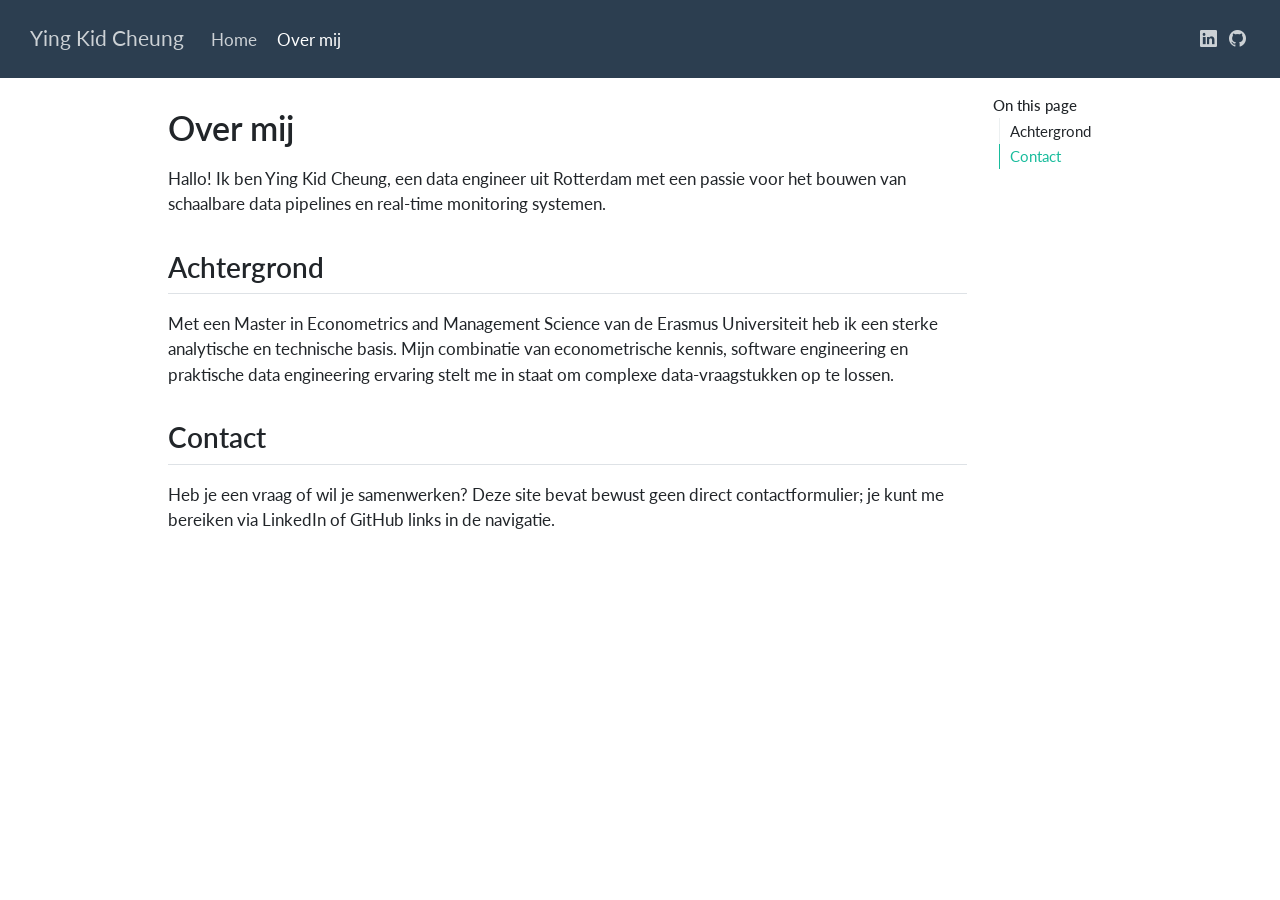
<file: about.html>
<!DOCTYPE html>
<html xmlns="http://www.w3.org/1999/xhtml" lang="en" xml:lang="en"><head>

<meta charset="utf-8">
<meta name="generator" content="quarto-1.8.27">

<meta name="viewport" content="width=device-width, initial-scale=1.0, user-scalable=yes">


<title>Over mij – Ying Kid Cheung</title>
<style>
code{white-space: pre-wrap;}
span.smallcaps{font-variant: small-caps;}
div.columns{display: flex; gap: min(4vw, 1.5em);}
div.column{flex: auto; overflow-x: auto;}
div.hanging-indent{margin-left: 1.5em; text-indent: -1.5em;}
ul.task-list{list-style: none;}
ul.task-list li input[type="checkbox"] {
  width: 0.8em;
  margin: 0 0.8em 0.2em -1em; /* quarto-specific, see https://github.com/quarto-dev/quarto-cli/issues/4556 */ 
  vertical-align: middle;
}
</style>


<script src="site_libs/quarto-nav/quarto-nav.js"></script>
<script src="site_libs/quarto-nav/headroom.min.js"></script>
<script src="site_libs/clipboard/clipboard.min.js"></script>
<script src="site_libs/quarto-html/quarto.js" type="module"></script>
<script src="site_libs/quarto-html/tabsets/tabsets.js" type="module"></script>
<script src="site_libs/quarto-html/axe/axe-check.js" type="module"></script>
<script src="site_libs/quarto-html/popper.min.js"></script>
<script src="site_libs/quarto-html/tippy.umd.min.js"></script>
<script src="site_libs/quarto-html/anchor.min.js"></script>
<link href="site_libs/quarto-html/tippy.css" rel="stylesheet">
<link href="site_libs/quarto-html/quarto-syntax-highlighting-ed96de9b727972fe78a7b5d16c58bf87.css" rel="stylesheet" id="quarto-text-highlighting-styles">
<script src="site_libs/bootstrap/bootstrap.min.js"></script>
<link href="site_libs/bootstrap/bootstrap-icons.css" rel="stylesheet">
<link href="site_libs/bootstrap/bootstrap-28ce2f92125236a284ff4f393e5b0d14.min.css" rel="stylesheet" append-hash="true" id="quarto-bootstrap" data-mode="light">
<script id="quarto-search-options" type="application/json">{
  "language": {
    "search-no-results-text": "No results",
    "search-matching-documents-text": "matching documents",
    "search-copy-link-title": "Copy link to search",
    "search-hide-matches-text": "Hide additional matches",
    "search-more-match-text": "more match in this document",
    "search-more-matches-text": "more matches in this document",
    "search-clear-button-title": "Clear",
    "search-text-placeholder": "",
    "search-detached-cancel-button-title": "Cancel",
    "search-submit-button-title": "Submit",
    "search-label": "Search"
  }
}</script>


<link rel="stylesheet" href="styles.css">
<meta property="og:title" content="Over mij – Ying Kid Cheung">
<meta property="og:description" content="">
<meta property="og:site_name" content="Ying Kid Cheung">
<meta name="twitter:title" content="Over mij – Ying Kid Cheung">
<meta name="twitter:description" content="">
<meta name="twitter:card" content="summary">
</head>

<body class="nav-fixed quarto-light">

<div id="quarto-search-results"></div>
  <header id="quarto-header" class="headroom fixed-top">
    <nav class="navbar navbar-expand-lg " data-bs-theme="dark">
      <div class="navbar-container container-fluid">
      <div class="navbar-brand-container mx-auto">
    <a class="navbar-brand" href="./index.html">
    <span class="navbar-title">Ying Kid Cheung</span>
    </a>
  </div>
          <button class="navbar-toggler" type="button" data-bs-toggle="collapse" data-bs-target="#navbarCollapse" aria-controls="navbarCollapse" role="menu" aria-expanded="false" aria-label="Toggle navigation" onclick="if (window.quartoToggleHeadroom) { window.quartoToggleHeadroom(); }">
  <span class="navbar-toggler-icon"></span>
</button>
          <div class="collapse navbar-collapse" id="navbarCollapse">
            <ul class="navbar-nav navbar-nav-scroll me-auto">
  <li class="nav-item">
    <a class="nav-link" href="./index.html"> 
<span class="menu-text">Home</span></a>
  </li>  
  <li class="nav-item">
    <a class="nav-link active" href="./about.html" aria-current="page"> 
<span class="menu-text">Over mij</span></a>
  </li>  
</ul>
          </div> <!-- /navcollapse -->
            <div class="quarto-navbar-tools">
    <a href="https://www.linkedin.com/in/yingkidcheung/" title="" class="quarto-navigation-tool px-1" aria-label=""><i class="bi bi-linkedin"></i></a>
    <a href="https://www.github.com/yingkid/" title="" class="quarto-navigation-tool px-1" aria-label=""><i class="bi bi-github"></i></a>
</div>
      </div> <!-- /container-fluid -->
    </nav>
</header>
<!-- content -->
<div id="quarto-content" class="quarto-container page-columns page-rows-contents page-layout-article page-navbar">
<!-- sidebar -->
<!-- margin-sidebar -->
    <div id="quarto-margin-sidebar" class="sidebar margin-sidebar">
        <nav id="TOC" role="doc-toc" class="toc-active">
    <h2 id="toc-title">On this page</h2>
   
  <ul>
  <li><a href="#achtergrond" id="toc-achtergrond" class="nav-link active" data-scroll-target="#achtergrond">Achtergrond</a></li>
  <li><a href="#contact" id="toc-contact" class="nav-link" data-scroll-target="#contact">Contact</a></li>
  </ul>
</nav>
    </div>
<!-- main -->
<main class="content" id="quarto-document-content">

<header id="title-block-header" class="quarto-title-block default">
<div class="quarto-title">
<h1 class="title">Over mij</h1>
</div>



<div class="quarto-title-meta">

    
  
    
  </div>
  


</header>


<p>Hallo! Ik ben Ying Kid Cheung, een data engineer uit Rotterdam met een passie voor het bouwen van schaalbare data pipelines en real-time monitoring systemen.</p>
<section id="achtergrond" class="level2">
<h2 class="anchored" data-anchor-id="achtergrond">Achtergrond</h2>
<p>Met een Master in Econometrics and Management Science van de Erasmus Universiteit heb ik een sterke analytische en technische basis. Mijn combinatie van econometrische kennis, software engineering en praktische data engineering ervaring stelt me in staat om complexe data-vraagstukken op te lossen.</p>
</section>
<section id="contact" class="level2">
<h2 class="anchored" data-anchor-id="contact">Contact</h2>
<p>Heb je een vraag of wil je samenwerken? Deze site bevat bewust geen direct contactformulier; je kunt me bereiken via LinkedIn of GitHub links in de navigatie.</p>


</section>

</main> <!-- /main -->
<script id="quarto-html-after-body" type="application/javascript">
  window.document.addEventListener("DOMContentLoaded", function (event) {
    const icon = "";
    const anchorJS = new window.AnchorJS();
    anchorJS.options = {
      placement: 'right',
      icon: icon
    };
    anchorJS.add('.anchored');
    const isCodeAnnotation = (el) => {
      for (const clz of el.classList) {
        if (clz.startsWith('code-annotation-')) {                     
          return true;
        }
      }
      return false;
    }
    const onCopySuccess = function(e) {
      // button target
      const button = e.trigger;
      // don't keep focus
      button.blur();
      // flash "checked"
      button.classList.add('code-copy-button-checked');
      var currentTitle = button.getAttribute("title");
      button.setAttribute("title", "Copied!");
      let tooltip;
      if (window.bootstrap) {
        button.setAttribute("data-bs-toggle", "tooltip");
        button.setAttribute("data-bs-placement", "left");
        button.setAttribute("data-bs-title", "Copied!");
        tooltip = new bootstrap.Tooltip(button, 
          { trigger: "manual", 
            customClass: "code-copy-button-tooltip",
            offset: [0, -8]});
        tooltip.show();    
      }
      setTimeout(function() {
        if (tooltip) {
          tooltip.hide();
          button.removeAttribute("data-bs-title");
          button.removeAttribute("data-bs-toggle");
          button.removeAttribute("data-bs-placement");
        }
        button.setAttribute("title", currentTitle);
        button.classList.remove('code-copy-button-checked');
      }, 1000);
      // clear code selection
      e.clearSelection();
    }
    const getTextToCopy = function(trigger) {
      const outerScaffold = trigger.parentElement.cloneNode(true);
      const codeEl = outerScaffold.querySelector('code');
      for (const childEl of codeEl.children) {
        if (isCodeAnnotation(childEl)) {
          childEl.remove();
        }
      }
      return codeEl.innerText;
    }
    const clipboard = new window.ClipboardJS('.code-copy-button:not([data-in-quarto-modal])', {
      text: getTextToCopy
    });
    clipboard.on('success', onCopySuccess);
    if (window.document.getElementById('quarto-embedded-source-code-modal')) {
      const clipboardModal = new window.ClipboardJS('.code-copy-button[data-in-quarto-modal]', {
        text: getTextToCopy,
        container: window.document.getElementById('quarto-embedded-source-code-modal')
      });
      clipboardModal.on('success', onCopySuccess);
    }
      var localhostRegex = new RegExp(/^(?:http|https):\/\/localhost\:?[0-9]*\//);
      var mailtoRegex = new RegExp(/^mailto:/);
        var filterRegex = new RegExp("https:\/\/yingkidcheung\.nl\/");
      var isInternal = (href) => {
          return filterRegex.test(href) || localhostRegex.test(href) || mailtoRegex.test(href);
      }
      // Inspect non-navigation links and adorn them if external
     var links = window.document.querySelectorAll('a[href]:not(.nav-link):not(.navbar-brand):not(.toc-action):not(.sidebar-link):not(.sidebar-item-toggle):not(.pagination-link):not(.no-external):not([aria-hidden]):not(.dropdown-item):not(.quarto-navigation-tool):not(.about-link)');
      for (var i=0; i<links.length; i++) {
        const link = links[i];
        if (!isInternal(link.href)) {
          // undo the damage that might have been done by quarto-nav.js in the case of
          // links that we want to consider external
          if (link.dataset.originalHref !== undefined) {
            link.href = link.dataset.originalHref;
          }
        }
      }
    function tippyHover(el, contentFn, onTriggerFn, onUntriggerFn) {
      const config = {
        allowHTML: true,
        maxWidth: 500,
        delay: 100,
        arrow: false,
        appendTo: function(el) {
            return el.parentElement;
        },
        interactive: true,
        interactiveBorder: 10,
        theme: 'quarto',
        placement: 'bottom-start',
      };
      if (contentFn) {
        config.content = contentFn;
      }
      if (onTriggerFn) {
        config.onTrigger = onTriggerFn;
      }
      if (onUntriggerFn) {
        config.onUntrigger = onUntriggerFn;
      }
      window.tippy(el, config); 
    }
    const noterefs = window.document.querySelectorAll('a[role="doc-noteref"]');
    for (var i=0; i<noterefs.length; i++) {
      const ref = noterefs[i];
      tippyHover(ref, function() {
        // use id or data attribute instead here
        let href = ref.getAttribute('data-footnote-href') || ref.getAttribute('href');
        try { href = new URL(href).hash; } catch {}
        const id = href.replace(/^#\/?/, "");
        const note = window.document.getElementById(id);
        if (note) {
          return note.innerHTML;
        } else {
          return "";
        }
      });
    }
    const xrefs = window.document.querySelectorAll('a.quarto-xref');
    const processXRef = (id, note) => {
      // Strip column container classes
      const stripColumnClz = (el) => {
        el.classList.remove("page-full", "page-columns");
        if (el.children) {
          for (const child of el.children) {
            stripColumnClz(child);
          }
        }
      }
      stripColumnClz(note)
      if (id === null || id.startsWith('sec-')) {
        // Special case sections, only their first couple elements
        const container = document.createElement("div");
        if (note.children && note.children.length > 2) {
          container.appendChild(note.children[0].cloneNode(true));
          for (let i = 1; i < note.children.length; i++) {
            const child = note.children[i];
            if (child.tagName === "P" && child.innerText === "") {
              continue;
            } else {
              container.appendChild(child.cloneNode(true));
              break;
            }
          }
          if (window.Quarto?.typesetMath) {
            window.Quarto.typesetMath(container);
          }
          return container.innerHTML
        } else {
          if (window.Quarto?.typesetMath) {
            window.Quarto.typesetMath(note);
          }
          return note.innerHTML;
        }
      } else {
        // Remove any anchor links if they are present
        const anchorLink = note.querySelector('a.anchorjs-link');
        if (anchorLink) {
          anchorLink.remove();
        }
        if (window.Quarto?.typesetMath) {
          window.Quarto.typesetMath(note);
        }
        if (note.classList.contains("callout")) {
          return note.outerHTML;
        } else {
          return note.innerHTML;
        }
      }
    }
    for (var i=0; i<xrefs.length; i++) {
      const xref = xrefs[i];
      tippyHover(xref, undefined, function(instance) {
        instance.disable();
        let url = xref.getAttribute('href');
        let hash = undefined; 
        if (url.startsWith('#')) {
          hash = url;
        } else {
          try { hash = new URL(url).hash; } catch {}
        }
        if (hash) {
          const id = hash.replace(/^#\/?/, "");
          const note = window.document.getElementById(id);
          if (note !== null) {
            try {
              const html = processXRef(id, note.cloneNode(true));
              instance.setContent(html);
            } finally {
              instance.enable();
              instance.show();
            }
          } else {
            // See if we can fetch this
            fetch(url.split('#')[0])
            .then(res => res.text())
            .then(html => {
              const parser = new DOMParser();
              const htmlDoc = parser.parseFromString(html, "text/html");
              const note = htmlDoc.getElementById(id);
              if (note !== null) {
                const html = processXRef(id, note);
                instance.setContent(html);
              } 
            }).finally(() => {
              instance.enable();
              instance.show();
            });
          }
        } else {
          // See if we can fetch a full url (with no hash to target)
          // This is a special case and we should probably do some content thinning / targeting
          fetch(url)
          .then(res => res.text())
          .then(html => {
            const parser = new DOMParser();
            const htmlDoc = parser.parseFromString(html, "text/html");
            const note = htmlDoc.querySelector('main.content');
            if (note !== null) {
              // This should only happen for chapter cross references
              // (since there is no id in the URL)
              // remove the first header
              if (note.children.length > 0 && note.children[0].tagName === "HEADER") {
                note.children[0].remove();
              }
              const html = processXRef(null, note);
              instance.setContent(html);
            } 
          }).finally(() => {
            instance.enable();
            instance.show();
          });
        }
      }, function(instance) {
      });
    }
        let selectedAnnoteEl;
        const selectorForAnnotation = ( cell, annotation) => {
          let cellAttr = 'data-code-cell="' + cell + '"';
          let lineAttr = 'data-code-annotation="' +  annotation + '"';
          const selector = 'span[' + cellAttr + '][' + lineAttr + ']';
          return selector;
        }
        const selectCodeLines = (annoteEl) => {
          const doc = window.document;
          const targetCell = annoteEl.getAttribute("data-target-cell");
          const targetAnnotation = annoteEl.getAttribute("data-target-annotation");
          const annoteSpan = window.document.querySelector(selectorForAnnotation(targetCell, targetAnnotation));
          const lines = annoteSpan.getAttribute("data-code-lines").split(",");
          const lineIds = lines.map((line) => {
            return targetCell + "-" + line;
          })
          let top = null;
          let height = null;
          let parent = null;
          if (lineIds.length > 0) {
              //compute the position of the single el (top and bottom and make a div)
              const el = window.document.getElementById(lineIds[0]);
              top = el.offsetTop;
              height = el.offsetHeight;
              parent = el.parentElement.parentElement;
            if (lineIds.length > 1) {
              const lastEl = window.document.getElementById(lineIds[lineIds.length - 1]);
              const bottom = lastEl.offsetTop + lastEl.offsetHeight;
              height = bottom - top;
            }
            if (top !== null && height !== null && parent !== null) {
              // cook up a div (if necessary) and position it 
              let div = window.document.getElementById("code-annotation-line-highlight");
              if (div === null) {
                div = window.document.createElement("div");
                div.setAttribute("id", "code-annotation-line-highlight");
                div.style.position = 'absolute';
                parent.appendChild(div);
              }
              div.style.top = top - 2 + "px";
              div.style.height = height + 4 + "px";
              div.style.left = 0;
              let gutterDiv = window.document.getElementById("code-annotation-line-highlight-gutter");
              if (gutterDiv === null) {
                gutterDiv = window.document.createElement("div");
                gutterDiv.setAttribute("id", "code-annotation-line-highlight-gutter");
                gutterDiv.style.position = 'absolute';
                const codeCell = window.document.getElementById(targetCell);
                const gutter = codeCell.querySelector('.code-annotation-gutter');
                gutter.appendChild(gutterDiv);
              }
              gutterDiv.style.top = top - 2 + "px";
              gutterDiv.style.height = height + 4 + "px";
            }
            selectedAnnoteEl = annoteEl;
          }
        };
        const unselectCodeLines = () => {
          const elementsIds = ["code-annotation-line-highlight", "code-annotation-line-highlight-gutter"];
          elementsIds.forEach((elId) => {
            const div = window.document.getElementById(elId);
            if (div) {
              div.remove();
            }
          });
          selectedAnnoteEl = undefined;
        };
          // Handle positioning of the toggle
      window.addEventListener(
        "resize",
        throttle(() => {
          elRect = undefined;
          if (selectedAnnoteEl) {
            selectCodeLines(selectedAnnoteEl);
          }
        }, 10)
      );
      function throttle(fn, ms) {
      let throttle = false;
      let timer;
        return (...args) => {
          if(!throttle) { // first call gets through
              fn.apply(this, args);
              throttle = true;
          } else { // all the others get throttled
              if(timer) clearTimeout(timer); // cancel #2
              timer = setTimeout(() => {
                fn.apply(this, args);
                timer = throttle = false;
              }, ms);
          }
        };
      }
        // Attach click handler to the DT
        const annoteDls = window.document.querySelectorAll('dt[data-target-cell]');
        for (const annoteDlNode of annoteDls) {
          annoteDlNode.addEventListener('click', (event) => {
            const clickedEl = event.target;
            if (clickedEl !== selectedAnnoteEl) {
              unselectCodeLines();
              const activeEl = window.document.querySelector('dt[data-target-cell].code-annotation-active');
              if (activeEl) {
                activeEl.classList.remove('code-annotation-active');
              }
              selectCodeLines(clickedEl);
              clickedEl.classList.add('code-annotation-active');
            } else {
              // Unselect the line
              unselectCodeLines();
              clickedEl.classList.remove('code-annotation-active');
            }
          });
        }
    const findCites = (el) => {
      const parentEl = el.parentElement;
      if (parentEl) {
        const cites = parentEl.dataset.cites;
        if (cites) {
          return {
            el,
            cites: cites.split(' ')
          };
        } else {
          return findCites(el.parentElement)
        }
      } else {
        return undefined;
      }
    };
    var bibliorefs = window.document.querySelectorAll('a[role="doc-biblioref"]');
    for (var i=0; i<bibliorefs.length; i++) {
      const ref = bibliorefs[i];
      const citeInfo = findCites(ref);
      if (citeInfo) {
        tippyHover(citeInfo.el, function() {
          var popup = window.document.createElement('div');
          citeInfo.cites.forEach(function(cite) {
            var citeDiv = window.document.createElement('div');
            citeDiv.classList.add('hanging-indent');
            citeDiv.classList.add('csl-entry');
            var biblioDiv = window.document.getElementById('ref-' + cite);
            if (biblioDiv) {
              citeDiv.innerHTML = biblioDiv.innerHTML;
            }
            popup.appendChild(citeDiv);
          });
          return popup.innerHTML;
        });
      }
    }
  });
  </script>
</div> <!-- /content -->




</body></html>
</file>
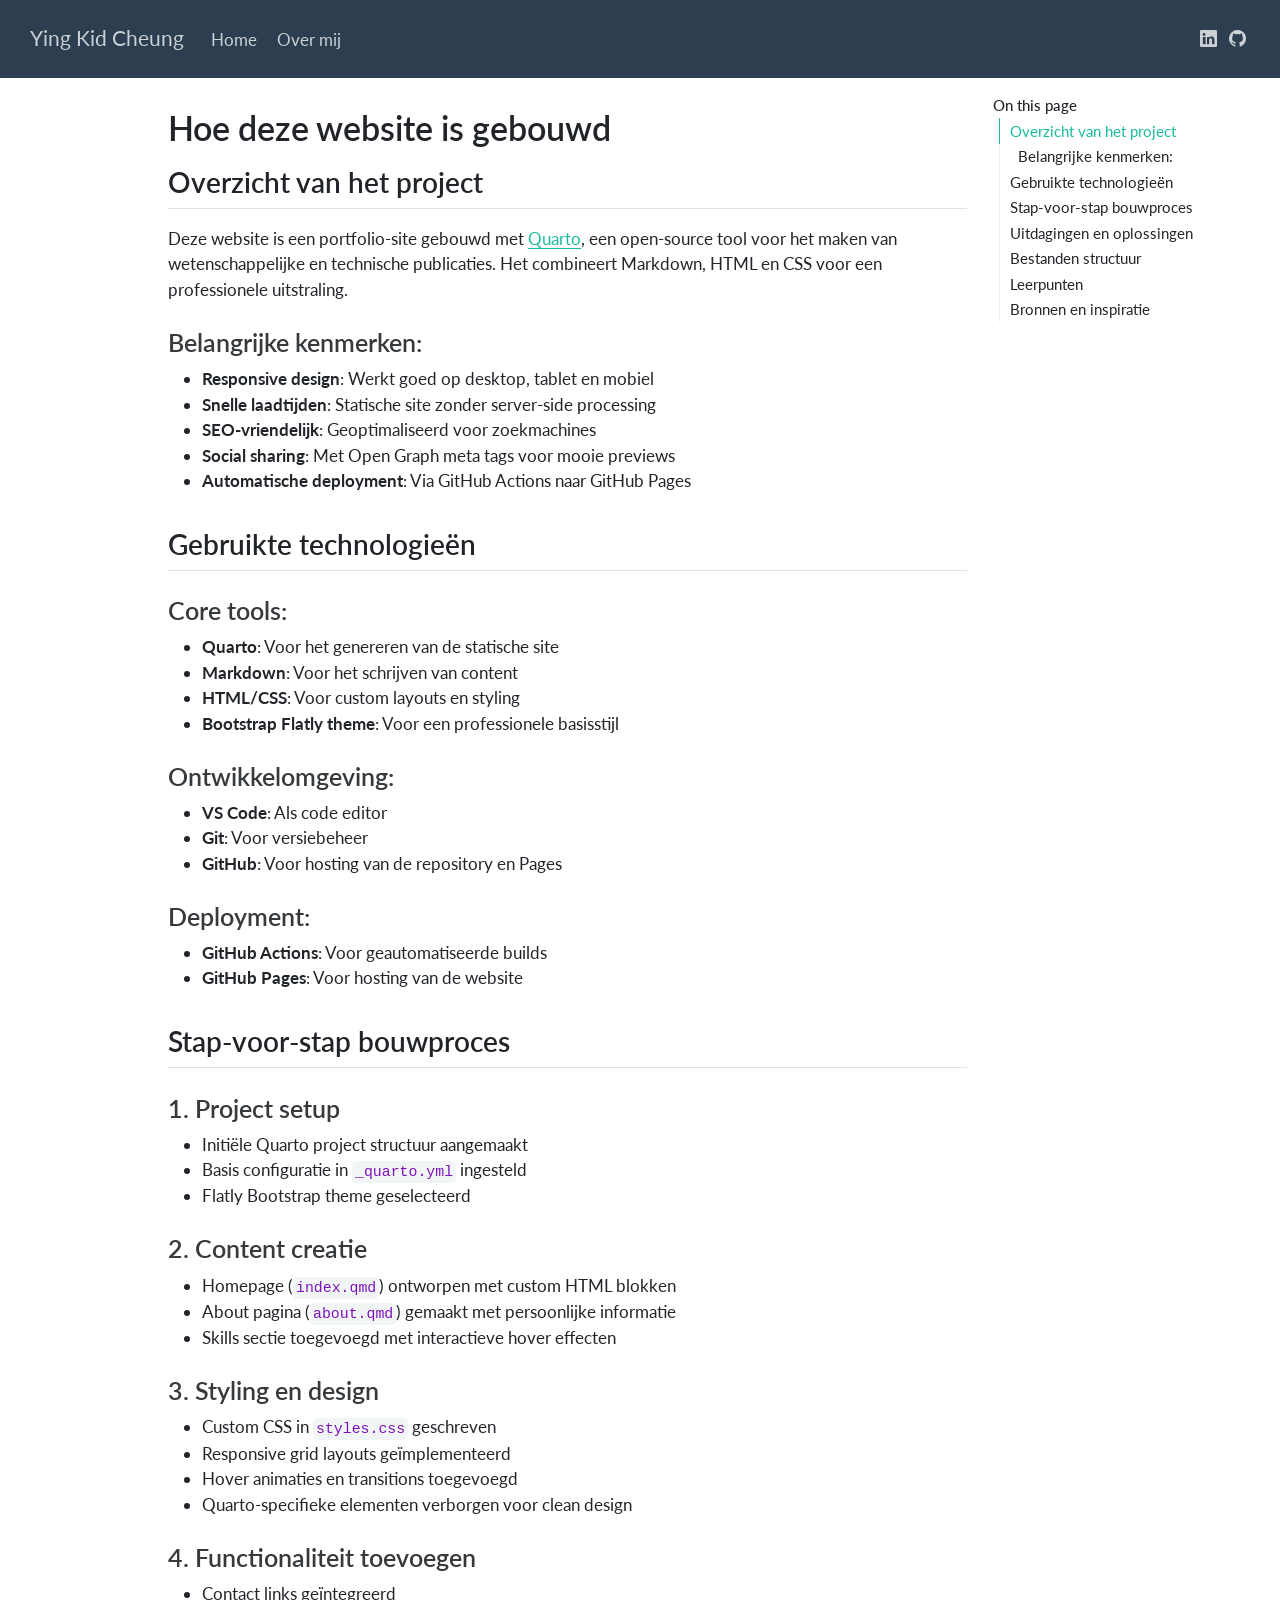
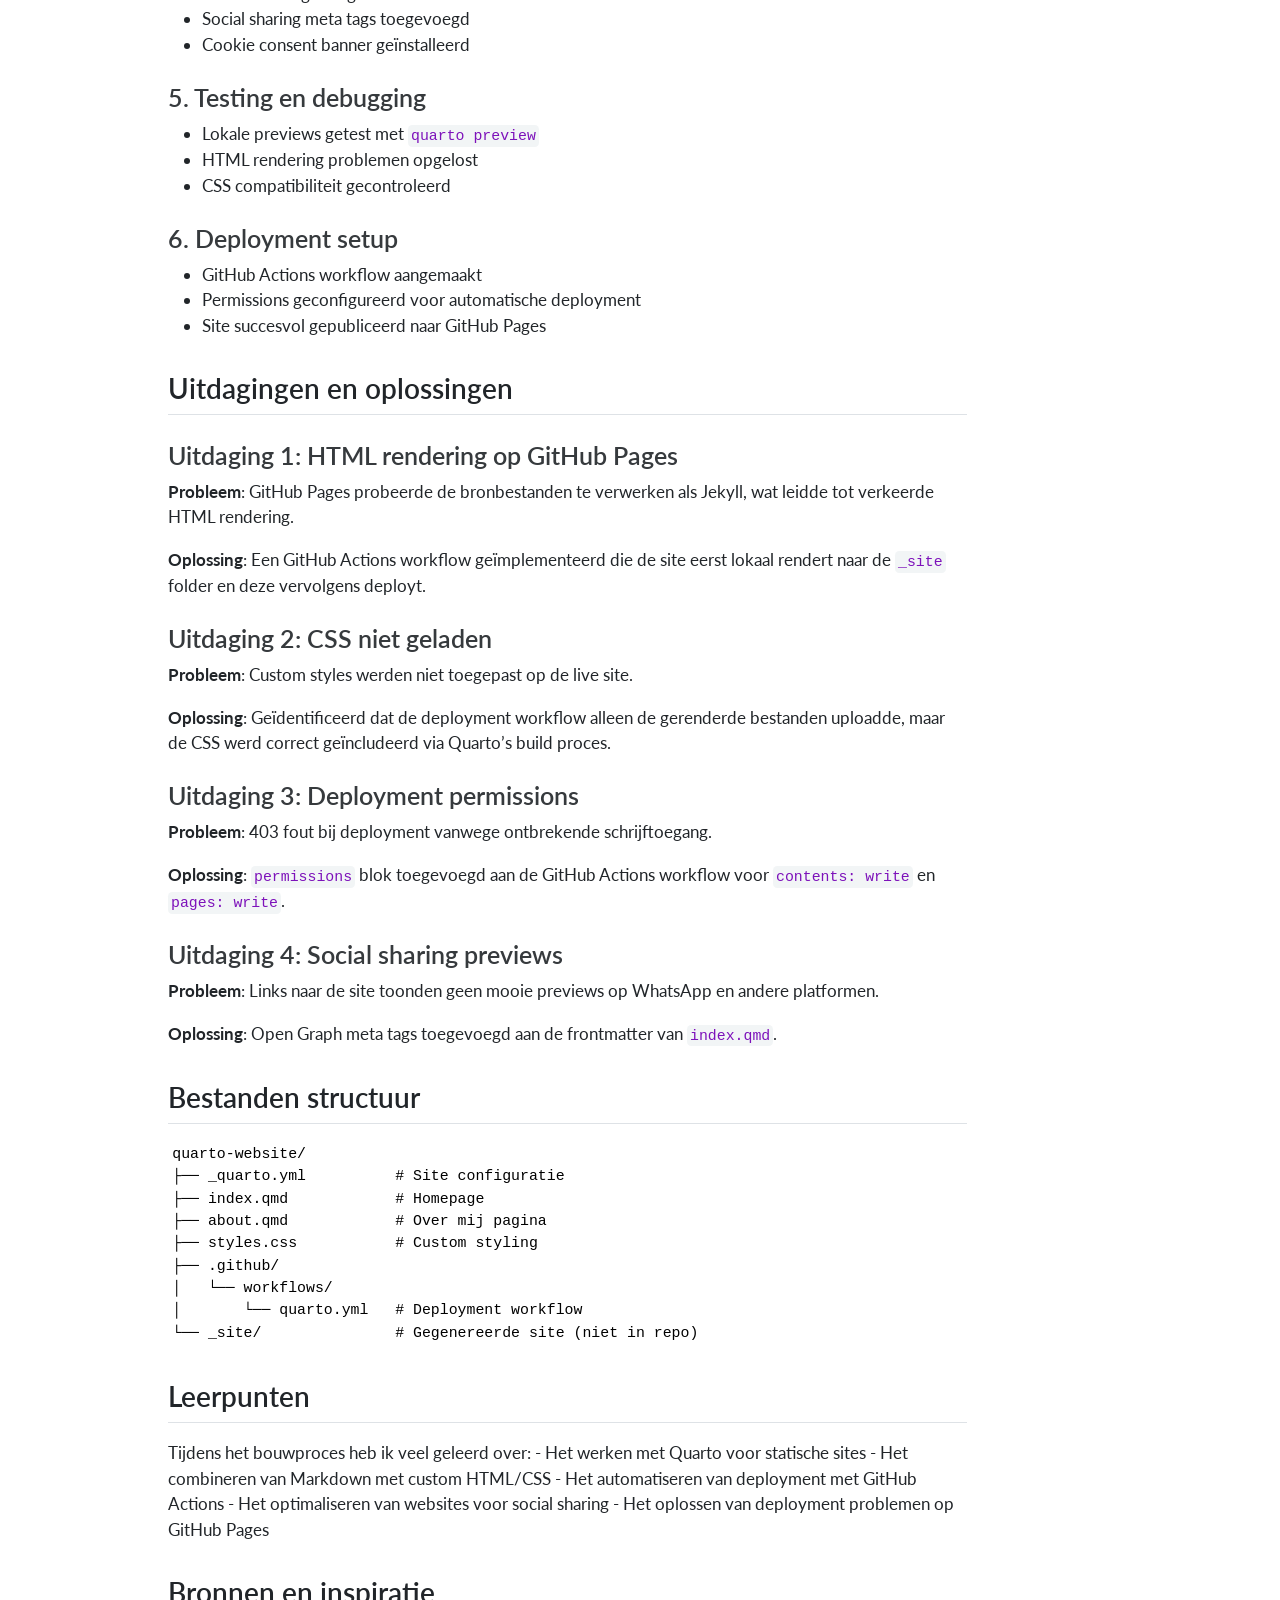
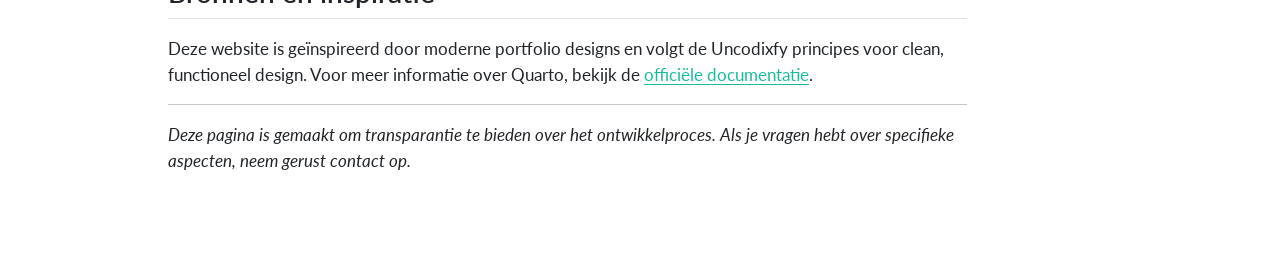
<file: build.html>
<!DOCTYPE html>
<html xmlns="http://www.w3.org/1999/xhtml" lang="en" xml:lang="en"><head>

<meta charset="utf-8">
<meta name="generator" content="quarto-1.8.27">

<meta name="viewport" content="width=device-width, initial-scale=1.0, user-scalable=yes">


<title>Hoe deze website is gebouwd – Ying Kid Cheung</title>
<style>
code{white-space: pre-wrap;}
span.smallcaps{font-variant: small-caps;}
div.columns{display: flex; gap: min(4vw, 1.5em);}
div.column{flex: auto; overflow-x: auto;}
div.hanging-indent{margin-left: 1.5em; text-indent: -1.5em;}
ul.task-list{list-style: none;}
ul.task-list li input[type="checkbox"] {
  width: 0.8em;
  margin: 0 0.8em 0.2em -1em; /* quarto-specific, see https://github.com/quarto-dev/quarto-cli/issues/4556 */ 
  vertical-align: middle;
}
</style>


<script src="site_libs/quarto-nav/quarto-nav.js"></script>
<script src="site_libs/quarto-nav/headroom.min.js"></script>
<script src="site_libs/clipboard/clipboard.min.js"></script>
<script src="site_libs/quarto-html/quarto.js" type="module"></script>
<script src="site_libs/quarto-html/tabsets/tabsets.js" type="module"></script>
<script src="site_libs/quarto-html/axe/axe-check.js" type="module"></script>
<script src="site_libs/quarto-html/popper.min.js"></script>
<script src="site_libs/quarto-html/tippy.umd.min.js"></script>
<script src="site_libs/quarto-html/anchor.min.js"></script>
<link href="site_libs/quarto-html/tippy.css" rel="stylesheet">
<link href="site_libs/quarto-html/quarto-syntax-highlighting-ed96de9b727972fe78a7b5d16c58bf87.css" rel="stylesheet" id="quarto-text-highlighting-styles">
<script src="site_libs/bootstrap/bootstrap.min.js"></script>
<link href="site_libs/bootstrap/bootstrap-icons.css" rel="stylesheet">
<link href="site_libs/bootstrap/bootstrap-28ce2f92125236a284ff4f393e5b0d14.min.css" rel="stylesheet" append-hash="true" id="quarto-bootstrap" data-mode="light">
<script id="quarto-search-options" type="application/json">{
  "language": {
    "search-no-results-text": "No results",
    "search-matching-documents-text": "matching documents",
    "search-copy-link-title": "Copy link to search",
    "search-hide-matches-text": "Hide additional matches",
    "search-more-match-text": "more match in this document",
    "search-more-matches-text": "more matches in this document",
    "search-clear-button-title": "Clear",
    "search-text-placeholder": "",
    "search-detached-cancel-button-title": "Cancel",
    "search-submit-button-title": "Submit",
    "search-label": "Search"
  }
}</script>


<link rel="stylesheet" href="styles.css">
<meta property="og:title" content="Hoe deze website is gebouwd – Ying Kid Cheung">
<meta property="og:description" content="">
<meta property="og:site_name" content="Ying Kid Cheung">
<meta name="twitter:title" content="Hoe deze website is gebouwd – Ying Kid Cheung">
<meta name="twitter:description" content="">
<meta name="twitter:card" content="summary">
</head>

<body class="nav-fixed quarto-light">

<div id="quarto-search-results"></div>
  <header id="quarto-header" class="headroom fixed-top">
    <nav class="navbar navbar-expand-lg " data-bs-theme="dark">
      <div class="navbar-container container-fluid">
      <div class="navbar-brand-container mx-auto">
    <a class="navbar-brand" href="./index.html">
    <span class="navbar-title">Ying Kid Cheung</span>
    </a>
  </div>
          <button class="navbar-toggler" type="button" data-bs-toggle="collapse" data-bs-target="#navbarCollapse" aria-controls="navbarCollapse" role="menu" aria-expanded="false" aria-label="Toggle navigation" onclick="if (window.quartoToggleHeadroom) { window.quartoToggleHeadroom(); }">
  <span class="navbar-toggler-icon"></span>
</button>
          <div class="collapse navbar-collapse" id="navbarCollapse">
            <ul class="navbar-nav navbar-nav-scroll me-auto">
  <li class="nav-item">
    <a class="nav-link" href="./index.html"> 
<span class="menu-text">Home</span></a>
  </li>  
  <li class="nav-item">
    <a class="nav-link" href="./about.html"> 
<span class="menu-text">Over mij</span></a>
  </li>  
</ul>
          </div> <!-- /navcollapse -->
            <div class="quarto-navbar-tools">
    <a href="https://www.linkedin.com/in/yingkidcheung/" title="" class="quarto-navigation-tool px-1" aria-label=""><i class="bi bi-linkedin"></i></a>
    <a href="https://www.github.com/yingkid/" title="" class="quarto-navigation-tool px-1" aria-label=""><i class="bi bi-github"></i></a>
</div>
      </div> <!-- /container-fluid -->
    </nav>
</header>
<!-- content -->
<div id="quarto-content" class="quarto-container page-columns page-rows-contents page-layout-article page-navbar">
<!-- sidebar -->
<!-- margin-sidebar -->
    <div id="quarto-margin-sidebar" class="sidebar margin-sidebar">
        <nav id="TOC" role="doc-toc" class="toc-active">
    <h2 id="toc-title">On this page</h2>
   
  <ul>
  <li><a href="#overzicht-van-het-project" id="toc-overzicht-van-het-project" class="nav-link active" data-scroll-target="#overzicht-van-het-project">Overzicht van het project</a>
  <ul class="collapse">
  <li><a href="#belangrijke-kenmerken" id="toc-belangrijke-kenmerken" class="nav-link" data-scroll-target="#belangrijke-kenmerken">Belangrijke kenmerken:</a></li>
  </ul></li>
  <li><a href="#gebruikte-technologieën" id="toc-gebruikte-technologieën" class="nav-link" data-scroll-target="#gebruikte-technologieën">Gebruikte technologieën</a>
  <ul class="collapse">
  <li><a href="#core-tools" id="toc-core-tools" class="nav-link" data-scroll-target="#core-tools">Core tools:</a></li>
  <li><a href="#ontwikkelomgeving" id="toc-ontwikkelomgeving" class="nav-link" data-scroll-target="#ontwikkelomgeving">Ontwikkelomgeving:</a></li>
  <li><a href="#deployment" id="toc-deployment" class="nav-link" data-scroll-target="#deployment">Deployment:</a></li>
  </ul></li>
  <li><a href="#stap-voor-stap-bouwproces" id="toc-stap-voor-stap-bouwproces" class="nav-link" data-scroll-target="#stap-voor-stap-bouwproces">Stap-voor-stap bouwproces</a>
  <ul class="collapse">
  <li><a href="#project-setup" id="toc-project-setup" class="nav-link" data-scroll-target="#project-setup">1. Project setup</a></li>
  <li><a href="#content-creatie" id="toc-content-creatie" class="nav-link" data-scroll-target="#content-creatie">2. Content creatie</a></li>
  <li><a href="#styling-en-design" id="toc-styling-en-design" class="nav-link" data-scroll-target="#styling-en-design">3. Styling en design</a></li>
  <li><a href="#functionaliteit-toevoegen" id="toc-functionaliteit-toevoegen" class="nav-link" data-scroll-target="#functionaliteit-toevoegen">4. Functionaliteit toevoegen</a></li>
  <li><a href="#testing-en-debugging" id="toc-testing-en-debugging" class="nav-link" data-scroll-target="#testing-en-debugging">5. Testing en debugging</a></li>
  <li><a href="#deployment-setup" id="toc-deployment-setup" class="nav-link" data-scroll-target="#deployment-setup">6. Deployment setup</a></li>
  </ul></li>
  <li><a href="#uitdagingen-en-oplossingen" id="toc-uitdagingen-en-oplossingen" class="nav-link" data-scroll-target="#uitdagingen-en-oplossingen">Uitdagingen en oplossingen</a>
  <ul class="collapse">
  <li><a href="#uitdaging-1-html-rendering-op-github-pages" id="toc-uitdaging-1-html-rendering-op-github-pages" class="nav-link" data-scroll-target="#uitdaging-1-html-rendering-op-github-pages">Uitdaging 1: HTML rendering op GitHub Pages</a></li>
  <li><a href="#uitdaging-2-css-niet-geladen" id="toc-uitdaging-2-css-niet-geladen" class="nav-link" data-scroll-target="#uitdaging-2-css-niet-geladen">Uitdaging 2: CSS niet geladen</a></li>
  <li><a href="#uitdaging-3-deployment-permissions" id="toc-uitdaging-3-deployment-permissions" class="nav-link" data-scroll-target="#uitdaging-3-deployment-permissions">Uitdaging 3: Deployment permissions</a></li>
  <li><a href="#uitdaging-4-social-sharing-previews" id="toc-uitdaging-4-social-sharing-previews" class="nav-link" data-scroll-target="#uitdaging-4-social-sharing-previews">Uitdaging 4: Social sharing previews</a></li>
  </ul></li>
  <li><a href="#bestanden-structuur" id="toc-bestanden-structuur" class="nav-link" data-scroll-target="#bestanden-structuur">Bestanden structuur</a></li>
  <li><a href="#leerpunten" id="toc-leerpunten" class="nav-link" data-scroll-target="#leerpunten">Leerpunten</a></li>
  <li><a href="#bronnen-en-inspiratie" id="toc-bronnen-en-inspiratie" class="nav-link" data-scroll-target="#bronnen-en-inspiratie">Bronnen en inspiratie</a></li>
  </ul>
</nav>
    </div>
<!-- main -->
<main class="content" id="quarto-document-content">

<header id="title-block-header" class="quarto-title-block default">
<div class="quarto-title">
<h1 class="title">Hoe deze website is gebouwd</h1>
</div>



<div class="quarto-title-meta">

    
  
    
  </div>
  


</header>


<section id="overzicht-van-het-project" class="level2">
<h2 class="anchored" data-anchor-id="overzicht-van-het-project">Overzicht van het project</h2>
<p>Deze website is een portfolio-site gebouwd met <a href="https://quarto.org/">Quarto</a>, een open-source tool voor het maken van wetenschappelijke en technische publicaties. Het combineert Markdown, HTML en CSS voor een professionele uitstraling.</p>
<section id="belangrijke-kenmerken" class="level3">
<h3 class="anchored" data-anchor-id="belangrijke-kenmerken">Belangrijke kenmerken:</h3>
<ul>
<li><strong>Responsive design</strong>: Werkt goed op desktop, tablet en mobiel</li>
<li><strong>Snelle laadtijden</strong>: Statische site zonder server-side processing</li>
<li><strong>SEO-vriendelijk</strong>: Geoptimaliseerd voor zoekmachines</li>
<li><strong>Social sharing</strong>: Met Open Graph meta tags voor mooie previews</li>
<li><strong>Automatische deployment</strong>: Via GitHub Actions naar GitHub Pages</li>
</ul>
</section>
</section>
<section id="gebruikte-technologieën" class="level2">
<h2 class="anchored" data-anchor-id="gebruikte-technologieën">Gebruikte technologieën</h2>
<section id="core-tools" class="level3">
<h3 class="anchored" data-anchor-id="core-tools">Core tools:</h3>
<ul>
<li><strong>Quarto</strong>: Voor het genereren van de statische site</li>
<li><strong>Markdown</strong>: Voor het schrijven van content</li>
<li><strong>HTML/CSS</strong>: Voor custom layouts en styling</li>
<li><strong>Bootstrap Flatly theme</strong>: Voor een professionele basisstijl</li>
</ul>
</section>
<section id="ontwikkelomgeving" class="level3">
<h3 class="anchored" data-anchor-id="ontwikkelomgeving">Ontwikkelomgeving:</h3>
<ul>
<li><strong>VS Code</strong>: Als code editor</li>
<li><strong>Git</strong>: Voor versiebeheer</li>
<li><strong>GitHub</strong>: Voor hosting van de repository en Pages</li>
</ul>
</section>
<section id="deployment" class="level3">
<h3 class="anchored" data-anchor-id="deployment">Deployment:</h3>
<ul>
<li><strong>GitHub Actions</strong>: Voor geautomatiseerde builds</li>
<li><strong>GitHub Pages</strong>: Voor hosting van de website</li>
</ul>
</section>
</section>
<section id="stap-voor-stap-bouwproces" class="level2">
<h2 class="anchored" data-anchor-id="stap-voor-stap-bouwproces">Stap-voor-stap bouwproces</h2>
<section id="project-setup" class="level3">
<h3 class="anchored" data-anchor-id="project-setup">1. Project setup</h3>
<ul>
<li>Initiële Quarto project structuur aangemaakt</li>
<li>Basis configuratie in <code>_quarto.yml</code> ingesteld</li>
<li>Flatly Bootstrap theme geselecteerd</li>
</ul>
</section>
<section id="content-creatie" class="level3">
<h3 class="anchored" data-anchor-id="content-creatie">2. Content creatie</h3>
<ul>
<li>Homepage (<code>index.qmd</code>) ontworpen met custom HTML blokken</li>
<li>About pagina (<code>about.qmd</code>) gemaakt met persoonlijke informatie</li>
<li>Skills sectie toegevoegd met interactieve hover effecten</li>
</ul>
</section>
<section id="styling-en-design" class="level3">
<h3 class="anchored" data-anchor-id="styling-en-design">3. Styling en design</h3>
<ul>
<li>Custom CSS in <code>styles.css</code> geschreven</li>
<li>Responsive grid layouts geïmplementeerd</li>
<li>Hover animaties en transitions toegevoegd</li>
<li>Quarto-specifieke elementen verborgen voor clean design</li>
</ul>
</section>
<section id="functionaliteit-toevoegen" class="level3">
<h3 class="anchored" data-anchor-id="functionaliteit-toevoegen">4. Functionaliteit toevoegen</h3>
<ul>
<li>Contact links geïntegreerd</li>
<li>Social sharing meta tags toegevoegd</li>
<li>Cookie consent banner geïnstalleerd</li>
</ul>
</section>
<section id="testing-en-debugging" class="level3">
<h3 class="anchored" data-anchor-id="testing-en-debugging">5. Testing en debugging</h3>
<ul>
<li>Lokale previews getest met <code>quarto preview</code></li>
<li>HTML rendering problemen opgelost</li>
<li>CSS compatibiliteit gecontroleerd</li>
</ul>
</section>
<section id="deployment-setup" class="level3">
<h3 class="anchored" data-anchor-id="deployment-setup">6. Deployment setup</h3>
<ul>
<li>GitHub Actions workflow aangemaakt</li>
<li>Permissions geconfigureerd voor automatische deployment</li>
<li>Site succesvol gepubliceerd naar GitHub Pages</li>
</ul>
</section>
</section>
<section id="uitdagingen-en-oplossingen" class="level2">
<h2 class="anchored" data-anchor-id="uitdagingen-en-oplossingen">Uitdagingen en oplossingen</h2>
<section id="uitdaging-1-html-rendering-op-github-pages" class="level3">
<h3 class="anchored" data-anchor-id="uitdaging-1-html-rendering-op-github-pages">Uitdaging 1: HTML rendering op GitHub Pages</h3>
<p><strong>Probleem</strong>: GitHub Pages probeerde de bronbestanden te verwerken als Jekyll, wat leidde tot verkeerde HTML rendering.</p>
<p><strong>Oplossing</strong>: Een GitHub Actions workflow geïmplementeerd die de site eerst lokaal rendert naar de <code>_site</code> folder en deze vervolgens deployt.</p>
</section>
<section id="uitdaging-2-css-niet-geladen" class="level3">
<h3 class="anchored" data-anchor-id="uitdaging-2-css-niet-geladen">Uitdaging 2: CSS niet geladen</h3>
<p><strong>Probleem</strong>: Custom styles werden niet toegepast op de live site.</p>
<p><strong>Oplossing</strong>: Geïdentificeerd dat de deployment workflow alleen de gerenderde bestanden uploadde, maar de CSS werd correct geïncludeerd via Quarto’s build proces.</p>
</section>
<section id="uitdaging-3-deployment-permissions" class="level3">
<h3 class="anchored" data-anchor-id="uitdaging-3-deployment-permissions">Uitdaging 3: Deployment permissions</h3>
<p><strong>Probleem</strong>: 403 fout bij deployment vanwege ontbrekende schrijftoegang.</p>
<p><strong>Oplossing</strong>: <code>permissions</code> blok toegevoegd aan de GitHub Actions workflow voor <code>contents: write</code> en <code>pages: write</code>.</p>
</section>
<section id="uitdaging-4-social-sharing-previews" class="level3">
<h3 class="anchored" data-anchor-id="uitdaging-4-social-sharing-previews">Uitdaging 4: Social sharing previews</h3>
<p><strong>Probleem</strong>: Links naar de site toonden geen mooie previews op WhatsApp en andere platformen.</p>
<p><strong>Oplossing</strong>: Open Graph meta tags toegevoegd aan de frontmatter van <code>index.qmd</code>.</p>
</section>
</section>
<section id="bestanden-structuur" class="level2">
<h2 class="anchored" data-anchor-id="bestanden-structuur">Bestanden structuur</h2>
<pre><code>quarto-website/
├── _quarto.yml          # Site configuratie
├── index.qmd            # Homepage
├── about.qmd            # Over mij pagina
├── styles.css           # Custom styling
├── .github/
│   └── workflows/
│       └── quarto.yml   # Deployment workflow
└── _site/               # Gegenereerde site (niet in repo)</code></pre>
</section>
<section id="leerpunten" class="level2">
<h2 class="anchored" data-anchor-id="leerpunten">Leerpunten</h2>
<p>Tijdens het bouwproces heb ik veel geleerd over: - Het werken met Quarto voor statische sites - Het combineren van Markdown met custom HTML/CSS - Het automatiseren van deployment met GitHub Actions - Het optimaliseren van websites voor social sharing - Het oplossen van deployment problemen op GitHub Pages</p>
</section>
<section id="bronnen-en-inspiratie" class="level2">
<h2 class="anchored" data-anchor-id="bronnen-en-inspiratie">Bronnen en inspiratie</h2>
<p>Deze website is geïnspireerd door moderne portfolio designs en volgt de Uncodixfy principes voor clean, functioneel design. Voor meer informatie over Quarto, bekijk de <a href="https://quarto.org/docs/guide/">officiële documentatie</a>.</p>
<hr>
<p><em>Deze pagina is gemaakt om transparantie te bieden over het ontwikkelproces. Als je vragen hebt over specifieke aspecten, neem gerust contact op.</em></p>


</section>

</main> <!-- /main -->
<script id="quarto-html-after-body" type="application/javascript">
  window.document.addEventListener("DOMContentLoaded", function (event) {
    const icon = "";
    const anchorJS = new window.AnchorJS();
    anchorJS.options = {
      placement: 'right',
      icon: icon
    };
    anchorJS.add('.anchored');
    const isCodeAnnotation = (el) => {
      for (const clz of el.classList) {
        if (clz.startsWith('code-annotation-')) {                     
          return true;
        }
      }
      return false;
    }
    const onCopySuccess = function(e) {
      // button target
      const button = e.trigger;
      // don't keep focus
      button.blur();
      // flash "checked"
      button.classList.add('code-copy-button-checked');
      var currentTitle = button.getAttribute("title");
      button.setAttribute("title", "Copied!");
      let tooltip;
      if (window.bootstrap) {
        button.setAttribute("data-bs-toggle", "tooltip");
        button.setAttribute("data-bs-placement", "left");
        button.setAttribute("data-bs-title", "Copied!");
        tooltip = new bootstrap.Tooltip(button, 
          { trigger: "manual", 
            customClass: "code-copy-button-tooltip",
            offset: [0, -8]});
        tooltip.show();    
      }
      setTimeout(function() {
        if (tooltip) {
          tooltip.hide();
          button.removeAttribute("data-bs-title");
          button.removeAttribute("data-bs-toggle");
          button.removeAttribute("data-bs-placement");
        }
        button.setAttribute("title", currentTitle);
        button.classList.remove('code-copy-button-checked');
      }, 1000);
      // clear code selection
      e.clearSelection();
    }
    const getTextToCopy = function(trigger) {
      const outerScaffold = trigger.parentElement.cloneNode(true);
      const codeEl = outerScaffold.querySelector('code');
      for (const childEl of codeEl.children) {
        if (isCodeAnnotation(childEl)) {
          childEl.remove();
        }
      }
      return codeEl.innerText;
    }
    const clipboard = new window.ClipboardJS('.code-copy-button:not([data-in-quarto-modal])', {
      text: getTextToCopy
    });
    clipboard.on('success', onCopySuccess);
    if (window.document.getElementById('quarto-embedded-source-code-modal')) {
      const clipboardModal = new window.ClipboardJS('.code-copy-button[data-in-quarto-modal]', {
        text: getTextToCopy,
        container: window.document.getElementById('quarto-embedded-source-code-modal')
      });
      clipboardModal.on('success', onCopySuccess);
    }
      var localhostRegex = new RegExp(/^(?:http|https):\/\/localhost\:?[0-9]*\//);
      var mailtoRegex = new RegExp(/^mailto:/);
        var filterRegex = new RegExp("https:\/\/yingkidcheung\.nl\/");
      var isInternal = (href) => {
          return filterRegex.test(href) || localhostRegex.test(href) || mailtoRegex.test(href);
      }
      // Inspect non-navigation links and adorn them if external
     var links = window.document.querySelectorAll('a[href]:not(.nav-link):not(.navbar-brand):not(.toc-action):not(.sidebar-link):not(.sidebar-item-toggle):not(.pagination-link):not(.no-external):not([aria-hidden]):not(.dropdown-item):not(.quarto-navigation-tool):not(.about-link)');
      for (var i=0; i<links.length; i++) {
        const link = links[i];
        if (!isInternal(link.href)) {
          // undo the damage that might have been done by quarto-nav.js in the case of
          // links that we want to consider external
          if (link.dataset.originalHref !== undefined) {
            link.href = link.dataset.originalHref;
          }
        }
      }
    function tippyHover(el, contentFn, onTriggerFn, onUntriggerFn) {
      const config = {
        allowHTML: true,
        maxWidth: 500,
        delay: 100,
        arrow: false,
        appendTo: function(el) {
            return el.parentElement;
        },
        interactive: true,
        interactiveBorder: 10,
        theme: 'quarto',
        placement: 'bottom-start',
      };
      if (contentFn) {
        config.content = contentFn;
      }
      if (onTriggerFn) {
        config.onTrigger = onTriggerFn;
      }
      if (onUntriggerFn) {
        config.onUntrigger = onUntriggerFn;
      }
      window.tippy(el, config); 
    }
    const noterefs = window.document.querySelectorAll('a[role="doc-noteref"]');
    for (var i=0; i<noterefs.length; i++) {
      const ref = noterefs[i];
      tippyHover(ref, function() {
        // use id or data attribute instead here
        let href = ref.getAttribute('data-footnote-href') || ref.getAttribute('href');
        try { href = new URL(href).hash; } catch {}
        const id = href.replace(/^#\/?/, "");
        const note = window.document.getElementById(id);
        if (note) {
          return note.innerHTML;
        } else {
          return "";
        }
      });
    }
    const xrefs = window.document.querySelectorAll('a.quarto-xref');
    const processXRef = (id, note) => {
      // Strip column container classes
      const stripColumnClz = (el) => {
        el.classList.remove("page-full", "page-columns");
        if (el.children) {
          for (const child of el.children) {
            stripColumnClz(child);
          }
        }
      }
      stripColumnClz(note)
      if (id === null || id.startsWith('sec-')) {
        // Special case sections, only their first couple elements
        const container = document.createElement("div");
        if (note.children && note.children.length > 2) {
          container.appendChild(note.children[0].cloneNode(true));
          for (let i = 1; i < note.children.length; i++) {
            const child = note.children[i];
            if (child.tagName === "P" && child.innerText === "") {
              continue;
            } else {
              container.appendChild(child.cloneNode(true));
              break;
            }
          }
          if (window.Quarto?.typesetMath) {
            window.Quarto.typesetMath(container);
          }
          return container.innerHTML
        } else {
          if (window.Quarto?.typesetMath) {
            window.Quarto.typesetMath(note);
          }
          return note.innerHTML;
        }
      } else {
        // Remove any anchor links if they are present
        const anchorLink = note.querySelector('a.anchorjs-link');
        if (anchorLink) {
          anchorLink.remove();
        }
        if (window.Quarto?.typesetMath) {
          window.Quarto.typesetMath(note);
        }
        if (note.classList.contains("callout")) {
          return note.outerHTML;
        } else {
          return note.innerHTML;
        }
      }
    }
    for (var i=0; i<xrefs.length; i++) {
      const xref = xrefs[i];
      tippyHover(xref, undefined, function(instance) {
        instance.disable();
        let url = xref.getAttribute('href');
        let hash = undefined; 
        if (url.startsWith('#')) {
          hash = url;
        } else {
          try { hash = new URL(url).hash; } catch {}
        }
        if (hash) {
          const id = hash.replace(/^#\/?/, "");
          const note = window.document.getElementById(id);
          if (note !== null) {
            try {
              const html = processXRef(id, note.cloneNode(true));
              instance.setContent(html);
            } finally {
              instance.enable();
              instance.show();
            }
          } else {
            // See if we can fetch this
            fetch(url.split('#')[0])
            .then(res => res.text())
            .then(html => {
              const parser = new DOMParser();
              const htmlDoc = parser.parseFromString(html, "text/html");
              const note = htmlDoc.getElementById(id);
              if (note !== null) {
                const html = processXRef(id, note);
                instance.setContent(html);
              } 
            }).finally(() => {
              instance.enable();
              instance.show();
            });
          }
        } else {
          // See if we can fetch a full url (with no hash to target)
          // This is a special case and we should probably do some content thinning / targeting
          fetch(url)
          .then(res => res.text())
          .then(html => {
            const parser = new DOMParser();
            const htmlDoc = parser.parseFromString(html, "text/html");
            const note = htmlDoc.querySelector('main.content');
            if (note !== null) {
              // This should only happen for chapter cross references
              // (since there is no id in the URL)
              // remove the first header
              if (note.children.length > 0 && note.children[0].tagName === "HEADER") {
                note.children[0].remove();
              }
              const html = processXRef(null, note);
              instance.setContent(html);
            } 
          }).finally(() => {
            instance.enable();
            instance.show();
          });
        }
      }, function(instance) {
      });
    }
        let selectedAnnoteEl;
        const selectorForAnnotation = ( cell, annotation) => {
          let cellAttr = 'data-code-cell="' + cell + '"';
          let lineAttr = 'data-code-annotation="' +  annotation + '"';
          const selector = 'span[' + cellAttr + '][' + lineAttr + ']';
          return selector;
        }
        const selectCodeLines = (annoteEl) => {
          const doc = window.document;
          const targetCell = annoteEl.getAttribute("data-target-cell");
          const targetAnnotation = annoteEl.getAttribute("data-target-annotation");
          const annoteSpan = window.document.querySelector(selectorForAnnotation(targetCell, targetAnnotation));
          const lines = annoteSpan.getAttribute("data-code-lines").split(",");
          const lineIds = lines.map((line) => {
            return targetCell + "-" + line;
          })
          let top = null;
          let height = null;
          let parent = null;
          if (lineIds.length > 0) {
              //compute the position of the single el (top and bottom and make a div)
              const el = window.document.getElementById(lineIds[0]);
              top = el.offsetTop;
              height = el.offsetHeight;
              parent = el.parentElement.parentElement;
            if (lineIds.length > 1) {
              const lastEl = window.document.getElementById(lineIds[lineIds.length - 1]);
              const bottom = lastEl.offsetTop + lastEl.offsetHeight;
              height = bottom - top;
            }
            if (top !== null && height !== null && parent !== null) {
              // cook up a div (if necessary) and position it 
              let div = window.document.getElementById("code-annotation-line-highlight");
              if (div === null) {
                div = window.document.createElement("div");
                div.setAttribute("id", "code-annotation-line-highlight");
                div.style.position = 'absolute';
                parent.appendChild(div);
              }
              div.style.top = top - 2 + "px";
              div.style.height = height + 4 + "px";
              div.style.left = 0;
              let gutterDiv = window.document.getElementById("code-annotation-line-highlight-gutter");
              if (gutterDiv === null) {
                gutterDiv = window.document.createElement("div");
                gutterDiv.setAttribute("id", "code-annotation-line-highlight-gutter");
                gutterDiv.style.position = 'absolute';
                const codeCell = window.document.getElementById(targetCell);
                const gutter = codeCell.querySelector('.code-annotation-gutter');
                gutter.appendChild(gutterDiv);
              }
              gutterDiv.style.top = top - 2 + "px";
              gutterDiv.style.height = height + 4 + "px";
            }
            selectedAnnoteEl = annoteEl;
          }
        };
        const unselectCodeLines = () => {
          const elementsIds = ["code-annotation-line-highlight", "code-annotation-line-highlight-gutter"];
          elementsIds.forEach((elId) => {
            const div = window.document.getElementById(elId);
            if (div) {
              div.remove();
            }
          });
          selectedAnnoteEl = undefined;
        };
          // Handle positioning of the toggle
      window.addEventListener(
        "resize",
        throttle(() => {
          elRect = undefined;
          if (selectedAnnoteEl) {
            selectCodeLines(selectedAnnoteEl);
          }
        }, 10)
      );
      function throttle(fn, ms) {
      let throttle = false;
      let timer;
        return (...args) => {
          if(!throttle) { // first call gets through
              fn.apply(this, args);
              throttle = true;
          } else { // all the others get throttled
              if(timer) clearTimeout(timer); // cancel #2
              timer = setTimeout(() => {
                fn.apply(this, args);
                timer = throttle = false;
              }, ms);
          }
        };
      }
        // Attach click handler to the DT
        const annoteDls = window.document.querySelectorAll('dt[data-target-cell]');
        for (const annoteDlNode of annoteDls) {
          annoteDlNode.addEventListener('click', (event) => {
            const clickedEl = event.target;
            if (clickedEl !== selectedAnnoteEl) {
              unselectCodeLines();
              const activeEl = window.document.querySelector('dt[data-target-cell].code-annotation-active');
              if (activeEl) {
                activeEl.classList.remove('code-annotation-active');
              }
              selectCodeLines(clickedEl);
              clickedEl.classList.add('code-annotation-active');
            } else {
              // Unselect the line
              unselectCodeLines();
              clickedEl.classList.remove('code-annotation-active');
            }
          });
        }
    const findCites = (el) => {
      const parentEl = el.parentElement;
      if (parentEl) {
        const cites = parentEl.dataset.cites;
        if (cites) {
          return {
            el,
            cites: cites.split(' ')
          };
        } else {
          return findCites(el.parentElement)
        }
      } else {
        return undefined;
      }
    };
    var bibliorefs = window.document.querySelectorAll('a[role="doc-biblioref"]');
    for (var i=0; i<bibliorefs.length; i++) {
      const ref = bibliorefs[i];
      const citeInfo = findCites(ref);
      if (citeInfo) {
        tippyHover(citeInfo.el, function() {
          var popup = window.document.createElement('div');
          citeInfo.cites.forEach(function(cite) {
            var citeDiv = window.document.createElement('div');
            citeDiv.classList.add('hanging-indent');
            citeDiv.classList.add('csl-entry');
            var biblioDiv = window.document.getElementById('ref-' + cite);
            if (biblioDiv) {
              citeDiv.innerHTML = biblioDiv.innerHTML;
            }
            popup.appendChild(citeDiv);
          });
          return popup.innerHTML;
        });
      }
    }
  });
  </script>
</div> <!-- /content -->




</body></html>
</file>
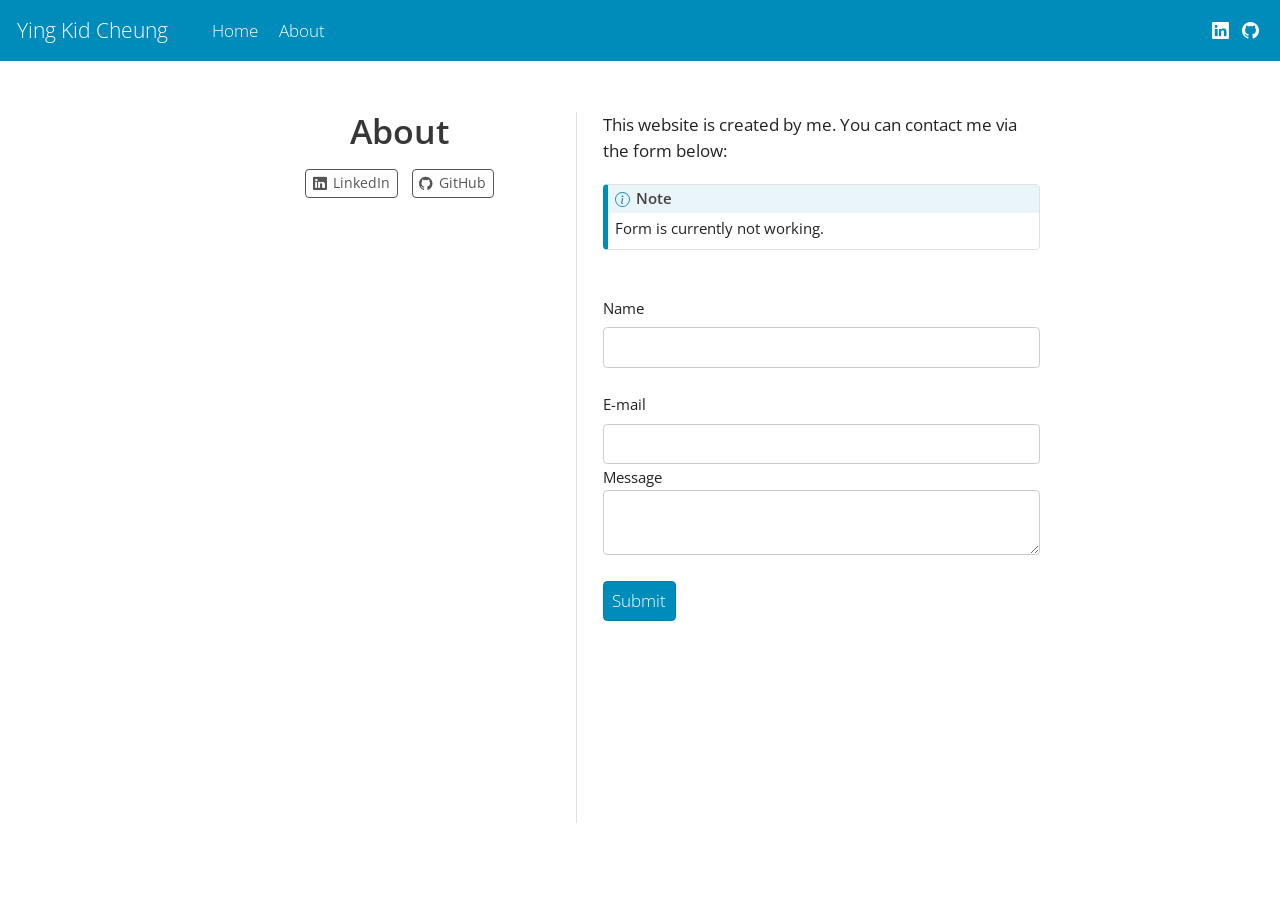
<file: form.html>
<!DOCTYPE html>
<html xmlns="http://www.w3.org/1999/xhtml" lang="en" xml:lang="en"><head>

<meta charset="utf-8">
<meta name="generator" content="quarto-1.3.450">

<meta name="viewport" content="width=device-width, initial-scale=1.0, user-scalable=yes">


<title>Ying Kid Cheung - About</title>
<style>
code{white-space: pre-wrap;}
span.smallcaps{font-variant: small-caps;}
div.columns{display: flex; gap: min(4vw, 1.5em);}
div.column{flex: auto; overflow-x: auto;}
div.hanging-indent{margin-left: 1.5em; text-indent: -1.5em;}
ul.task-list{list-style: none;}
ul.task-list li input[type="checkbox"] {
  width: 0.8em;
  margin: 0 0.8em 0.2em -1em; /* quarto-specific, see https://github.com/quarto-dev/quarto-cli/issues/4556 */ 
  vertical-align: middle;
}
</style>


<script src="site_libs/quarto-nav/quarto-nav.js"></script>
<script src="site_libs/quarto-nav/headroom.min.js"></script>
<script src="site_libs/clipboard/clipboard.min.js"></script>
<script src="site_libs/quarto-html/quarto.js"></script>
<script src="site_libs/quarto-html/popper.min.js"></script>
<script src="site_libs/quarto-html/tippy.umd.min.js"></script>
<link href="site_libs/quarto-html/tippy.css" rel="stylesheet">
<link href="site_libs/quarto-html/quarto-syntax-highlighting.css" rel="stylesheet" id="quarto-text-highlighting-styles">
<script src="site_libs/bootstrap/bootstrap.min.js"></script>
<link href="site_libs/bootstrap/bootstrap-icons.css" rel="stylesheet">
<link href="site_libs/bootstrap/bootstrap.min.css" rel="stylesheet" id="quarto-bootstrap" data-mode="light">
<link href="site_libs/quarto-contrib/forms/forms.css" rel="stylesheet">
<script id="quarto-search-options" type="application/json">{
  "language": {
    "search-no-results-text": "No results",
    "search-matching-documents-text": "matching documents",
    "search-copy-link-title": "Copy link to search",
    "search-hide-matches-text": "Hide additional matches",
    "search-more-match-text": "more match in this document",
    "search-more-matches-text": "more matches in this document",
    "search-clear-button-title": "Clear",
    "search-detached-cancel-button-title": "Cancel",
    "search-submit-button-title": "Submit",
    "search-label": "Search"
  }
}</script>


<link rel="stylesheet" href="styles.css">
</head>

<body class="nav-fixed fullcontent">

<div id="quarto-search-results"></div>
  <header id="quarto-header" class="headroom fixed-top">
    <nav class="navbar navbar-expand-lg navbar-dark ">
      <div class="navbar-container container-fluid">
      <div class="navbar-brand-container">
    <a class="navbar-brand" href="./index.html">
    <span class="navbar-title">Ying Kid Cheung</span>
    </a>
  </div>
          <button class="navbar-toggler" type="button" data-bs-toggle="collapse" data-bs-target="#navbarCollapse" aria-controls="navbarCollapse" aria-expanded="false" aria-label="Toggle navigation" onclick="if (window.quartoToggleHeadroom) { window.quartoToggleHeadroom(); }">
  <span class="navbar-toggler-icon"></span>
</button>
          <div class="collapse navbar-collapse" id="navbarCollapse">
            <ul class="navbar-nav navbar-nav-scroll me-auto">
  <li class="nav-item">
    <a class="nav-link" href="./index.html" rel="" target="">
 <span class="menu-text">Home</span></a>
  </li>  
  <li class="nav-item">
    <a class="nav-link" href="./about.html" rel="" target="">
 <span class="menu-text">About</span></a>
  </li>  
</ul>
            <div class="quarto-navbar-tools ms-auto">
    <a href="https://www.linkedin.com/in/yingkidcheung/" rel="" title="" class="quarto-navigation-tool px-1" aria-label=""><i class="bi bi-linkedin"></i></a>
    <a href="https://www.github.com/yingkid/" rel="" title="" class="quarto-navigation-tool px-1" aria-label=""><i class="bi bi-github"></i></a>
</div>
          </div> <!-- /navcollapse -->
      </div> <!-- /container-fluid -->
    </nav>
</header>
<!-- content -->
<div id="quarto-content" class="quarto-container page-columns page-rows-contents page-layout-article page-navbar">
<!-- sidebar -->
<!-- margin-sidebar -->
    
<!-- main -->
<div class="quarto-about-trestles">
  <div class="about-entity">
<header id="title-block-header" class="quarto-title-block default">
<div class="quarto-title">
<h1 class="title">About</h1>
</div>
<div class="quarto-title-meta">
  </div>
</header>
    <div class="about-links">
  <a href="https://www.linkedin.com/in/yingkidcheung" class="about-link" rel="" target="">
    <i class="bi bi-linkedin"></i>
     <span class="about-link-text">LinkedIn</span>
  </a>
  <a href="https://github.com/yingkid" class="about-link" rel="" target="">
    <i class="bi bi-github"></i>
     <span class="about-link-text">GitHub</span>
  </a>
</div>
  </div>
  <div class="about-contents"><main class="content" id="quarto-document-content">
<p>This website is created by me. You can contact me via the form below:</p>
<div class="callout callout-style-default callout-note callout-titled">
<div class="callout-header d-flex align-content-center">
<div class="callout-icon-container">
<i class="callout-icon"></i>
</div>
<div class="callout-title-container flex-fill">
Note
</div>
</div>
<div class="callout-body-container callout-body">
<p>Form is currently not working.</p>
</div>
</div>
<p></p><div id="form-div" class="form-wrapper">
 <form id="form" action="">
<div class="form-group">
<label for="name" class="form-label mt-4">Name</label>
  <input type="text" id="name" name="name" class="form-control" required="">
</div>
<div class="form-group">
<label for="email" class="form-label mt-4">E-mail</label>
<input type="email" id="email" name="" class="form-control">
</div>
<div class="form-group">
<label for="text">Message</label>
<textarea name="text" id="text" rows="..&quot;100&quot;" cols="30" class="form-control"></textarea>
</div>
<br>
<div class="form-group">
  <input type="submit" value="Submit" class="btn btn-primary">
</div>
</form></div>
<p></p>
<script>
document.getElementById("form").addEventListener("submit", function(event) {
    event.preventDefault(); // Prevent the default form submission
    const formData = new URLSearchParams(new FormData(document.getElementById("form")).entries());
    const url = "https://form.yingkidcheung.nl/form.php"; // The form's action URL
    fetch(url, {
        method: "POST",
        body: formData,
        mode: "cors",
    })
    .then(response => {
        if (!response.ok) {
            throw new Error('Network response was not ok');
        }
        return response.text(); // Read the response as text
    })
    .then(data => {
        // Create a temporary div element to parse and manipulate the HTML response
        const tempDiv = document.createElement("div");
        tempDiv.innerHTML = data;
        // Extract the content of the <div> element with class "container"
        const containerElement = tempDiv.querySelector(".container");
        if (containerElement) {
            // Replace the content of an element with the extracted "container" content
            const targetElement = document.getElementById("quarto-content"); // Replace with the ID of your target element
            if (targetElement) {
                targetElement.innerHTML = containerElement.innerHTML; // Replace the content
            }
        } else {
            console.error("No element with class 'container' found in the response.");
        }
    })
    .catch(error => {
        console.error("Error making POST request", error);
        // Handle errors here
    });
});
</script>


</main></div>
</div>
 <!-- /main -->
<script id="quarto-html-after-body" type="application/javascript">
window.document.addEventListener("DOMContentLoaded", function (event) {
  const toggleBodyColorMode = (bsSheetEl) => {
    const mode = bsSheetEl.getAttribute("data-mode");
    const bodyEl = window.document.querySelector("body");
    if (mode === "dark") {
      bodyEl.classList.add("quarto-dark");
      bodyEl.classList.remove("quarto-light");
    } else {
      bodyEl.classList.add("quarto-light");
      bodyEl.classList.remove("quarto-dark");
    }
  }
  const toggleBodyColorPrimary = () => {
    const bsSheetEl = window.document.querySelector("link#quarto-bootstrap");
    if (bsSheetEl) {
      toggleBodyColorMode(bsSheetEl);
    }
  }
  toggleBodyColorPrimary();  
  const isCodeAnnotation = (el) => {
    for (const clz of el.classList) {
      if (clz.startsWith('code-annotation-')) {                     
        return true;
      }
    }
    return false;
  }
  const clipboard = new window.ClipboardJS('.code-copy-button', {
    text: function(trigger) {
      const codeEl = trigger.previousElementSibling.cloneNode(true);
      for (const childEl of codeEl.children) {
        if (isCodeAnnotation(childEl)) {
          childEl.remove();
        }
      }
      return codeEl.innerText;
    }
  });
  clipboard.on('success', function(e) {
    // button target
    const button = e.trigger;
    // don't keep focus
    button.blur();
    // flash "checked"
    button.classList.add('code-copy-button-checked');
    var currentTitle = button.getAttribute("title");
    button.setAttribute("title", "Copied!");
    let tooltip;
    if (window.bootstrap) {
      button.setAttribute("data-bs-toggle", "tooltip");
      button.setAttribute("data-bs-placement", "left");
      button.setAttribute("data-bs-title", "Copied!");
      tooltip = new bootstrap.Tooltip(button, 
        { trigger: "manual", 
          customClass: "code-copy-button-tooltip",
          offset: [0, -8]});
      tooltip.show();    
    }
    setTimeout(function() {
      if (tooltip) {
        tooltip.hide();
        button.removeAttribute("data-bs-title");
        button.removeAttribute("data-bs-toggle");
        button.removeAttribute("data-bs-placement");
      }
      button.setAttribute("title", currentTitle);
      button.classList.remove('code-copy-button-checked');
    }, 1000);
    // clear code selection
    e.clearSelection();
  });
  function tippyHover(el, contentFn) {
    const config = {
      allowHTML: true,
      content: contentFn,
      maxWidth: 500,
      delay: 100,
      arrow: false,
      appendTo: function(el) {
          return el.parentElement;
      },
      interactive: true,
      interactiveBorder: 10,
      theme: 'quarto',
      placement: 'bottom-start'
    };
    window.tippy(el, config); 
  }
  const noterefs = window.document.querySelectorAll('a[role="doc-noteref"]');
  for (var i=0; i<noterefs.length; i++) {
    const ref = noterefs[i];
    tippyHover(ref, function() {
      // use id or data attribute instead here
      let href = ref.getAttribute('data-footnote-href') || ref.getAttribute('href');
      try { href = new URL(href).hash; } catch {}
      const id = href.replace(/^#\/?/, "");
      const note = window.document.getElementById(id);
      return note.innerHTML;
    });
  }
      let selectedAnnoteEl;
      const selectorForAnnotation = ( cell, annotation) => {
        let cellAttr = 'data-code-cell="' + cell + '"';
        let lineAttr = 'data-code-annotation="' +  annotation + '"';
        const selector = 'span[' + cellAttr + '][' + lineAttr + ']';
        return selector;
      }
      const selectCodeLines = (annoteEl) => {
        const doc = window.document;
        const targetCell = annoteEl.getAttribute("data-target-cell");
        const targetAnnotation = annoteEl.getAttribute("data-target-annotation");
        const annoteSpan = window.document.querySelector(selectorForAnnotation(targetCell, targetAnnotation));
        const lines = annoteSpan.getAttribute("data-code-lines").split(",");
        const lineIds = lines.map((line) => {
          return targetCell + "-" + line;
        })
        let top = null;
        let height = null;
        let parent = null;
        if (lineIds.length > 0) {
            //compute the position of the single el (top and bottom and make a div)
            const el = window.document.getElementById(lineIds[0]);
            top = el.offsetTop;
            height = el.offsetHeight;
            parent = el.parentElement.parentElement;
          if (lineIds.length > 1) {
            const lastEl = window.document.getElementById(lineIds[lineIds.length - 1]);
            const bottom = lastEl.offsetTop + lastEl.offsetHeight;
            height = bottom - top;
          }
          if (top !== null && height !== null && parent !== null) {
            // cook up a div (if necessary) and position it 
            let div = window.document.getElementById("code-annotation-line-highlight");
            if (div === null) {
              div = window.document.createElement("div");
              div.setAttribute("id", "code-annotation-line-highlight");
              div.style.position = 'absolute';
              parent.appendChild(div);
            }
            div.style.top = top - 2 + "px";
            div.style.height = height + 4 + "px";
            let gutterDiv = window.document.getElementById("code-annotation-line-highlight-gutter");
            if (gutterDiv === null) {
              gutterDiv = window.document.createElement("div");
              gutterDiv.setAttribute("id", "code-annotation-line-highlight-gutter");
              gutterDiv.style.position = 'absolute';
              const codeCell = window.document.getElementById(targetCell);
              const gutter = codeCell.querySelector('.code-annotation-gutter');
              gutter.appendChild(gutterDiv);
            }
            gutterDiv.style.top = top - 2 + "px";
            gutterDiv.style.height = height + 4 + "px";
          }
          selectedAnnoteEl = annoteEl;
        }
      };
      const unselectCodeLines = () => {
        const elementsIds = ["code-annotation-line-highlight", "code-annotation-line-highlight-gutter"];
        elementsIds.forEach((elId) => {
          const div = window.document.getElementById(elId);
          if (div) {
            div.remove();
          }
        });
        selectedAnnoteEl = undefined;
      };
      // Attach click handler to the DT
      const annoteDls = window.document.querySelectorAll('dt[data-target-cell]');
      for (const annoteDlNode of annoteDls) {
        annoteDlNode.addEventListener('click', (event) => {
          const clickedEl = event.target;
          if (clickedEl !== selectedAnnoteEl) {
            unselectCodeLines();
            const activeEl = window.document.querySelector('dt[data-target-cell].code-annotation-active');
            if (activeEl) {
              activeEl.classList.remove('code-annotation-active');
            }
            selectCodeLines(clickedEl);
            clickedEl.classList.add('code-annotation-active');
          } else {
            // Unselect the line
            unselectCodeLines();
            clickedEl.classList.remove('code-annotation-active');
          }
        });
      }
  const findCites = (el) => {
    const parentEl = el.parentElement;
    if (parentEl) {
      const cites = parentEl.dataset.cites;
      if (cites) {
        return {
          el,
          cites: cites.split(' ')
        };
      } else {
        return findCites(el.parentElement)
      }
    } else {
      return undefined;
    }
  };
  var bibliorefs = window.document.querySelectorAll('a[role="doc-biblioref"]');
  for (var i=0; i<bibliorefs.length; i++) {
    const ref = bibliorefs[i];
    const citeInfo = findCites(ref);
    if (citeInfo) {
      tippyHover(citeInfo.el, function() {
        var popup = window.document.createElement('div');
        citeInfo.cites.forEach(function(cite) {
          var citeDiv = window.document.createElement('div');
          citeDiv.classList.add('hanging-indent');
          citeDiv.classList.add('csl-entry');
          var biblioDiv = window.document.getElementById('ref-' + cite);
          if (biblioDiv) {
            citeDiv.innerHTML = biblioDiv.innerHTML;
          }
          popup.appendChild(citeDiv);
        });
        return popup.innerHTML;
      });
    }
  }
});
</script>
</div> <!-- /content -->



</body></html>
</file>
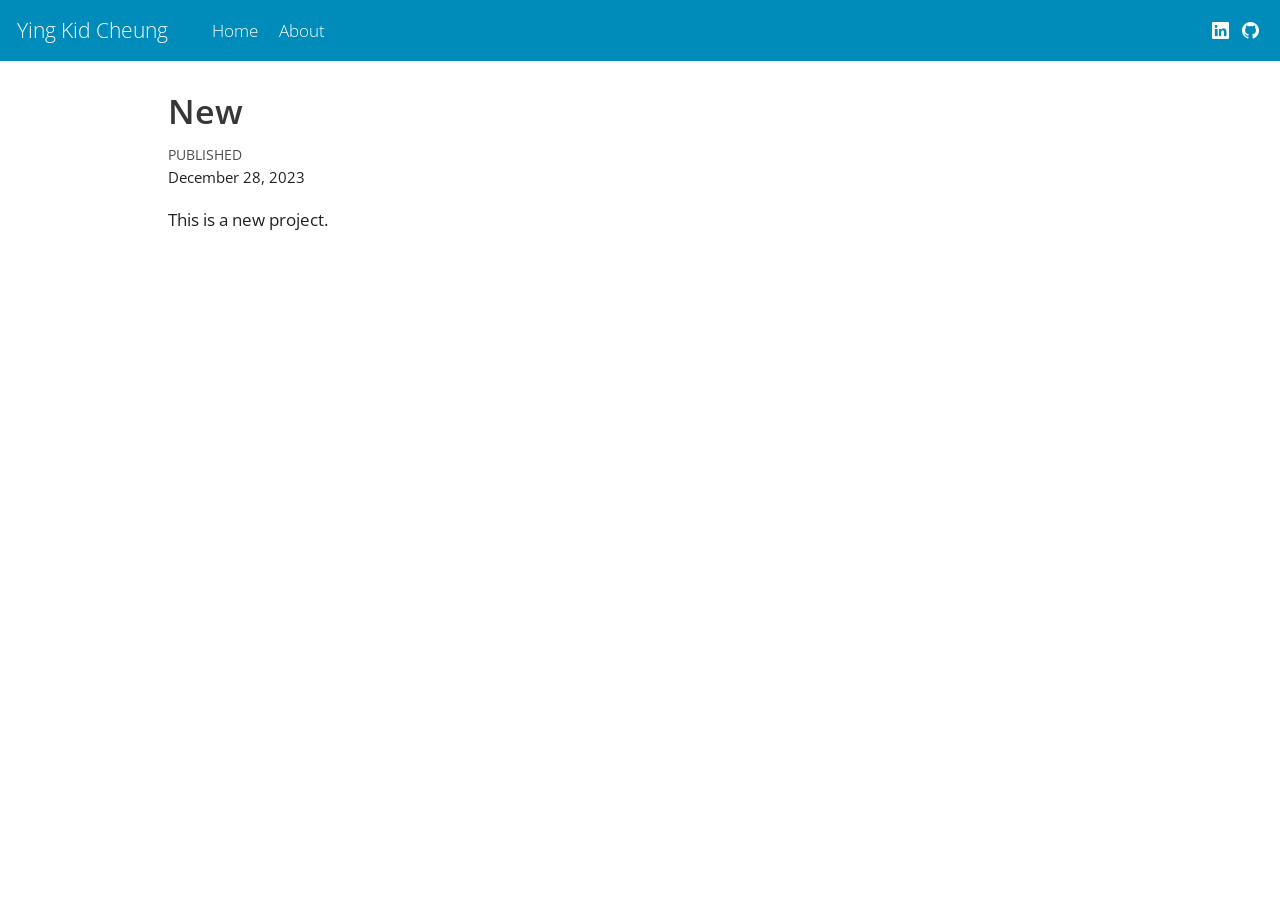
<file: projects/new.html>
<!DOCTYPE html>
<html xmlns="http://www.w3.org/1999/xhtml" lang="en" xml:lang="en"><head>

<meta charset="utf-8">
<meta name="generator" content="quarto-1.3.450">

<meta name="viewport" content="width=device-width, initial-scale=1.0, user-scalable=yes">

<meta name="dcterms.date" content="2023-12-28">

<title>Ying Kid Cheung - New</title>
<style>
code{white-space: pre-wrap;}
span.smallcaps{font-variant: small-caps;}
div.columns{display: flex; gap: min(4vw, 1.5em);}
div.column{flex: auto; overflow-x: auto;}
div.hanging-indent{margin-left: 1.5em; text-indent: -1.5em;}
ul.task-list{list-style: none;}
ul.task-list li input[type="checkbox"] {
  width: 0.8em;
  margin: 0 0.8em 0.2em -1em; /* quarto-specific, see https://github.com/quarto-dev/quarto-cli/issues/4556 */ 
  vertical-align: middle;
}
</style>


<script src="../site_libs/quarto-nav/quarto-nav.js"></script>
<script src="../site_libs/quarto-nav/headroom.min.js"></script>
<script src="../site_libs/clipboard/clipboard.min.js"></script>
<script src="../site_libs/quarto-html/quarto.js"></script>
<script src="../site_libs/quarto-html/popper.min.js"></script>
<script src="../site_libs/quarto-html/tippy.umd.min.js"></script>
<script src="../site_libs/quarto-html/anchor.min.js"></script>
<link href="../site_libs/quarto-html/tippy.css" rel="stylesheet">
<link href="../site_libs/quarto-html/quarto-syntax-highlighting.css" rel="stylesheet" id="quarto-text-highlighting-styles">
<script src="../site_libs/bootstrap/bootstrap.min.js"></script>
<link href="../site_libs/bootstrap/bootstrap-icons.css" rel="stylesheet">
<link href="../site_libs/bootstrap/bootstrap.min.css" rel="stylesheet" id="quarto-bootstrap" data-mode="light">
<script id="quarto-search-options" type="application/json">{
  "language": {
    "search-no-results-text": "No results",
    "search-matching-documents-text": "matching documents",
    "search-copy-link-title": "Copy link to search",
    "search-hide-matches-text": "Hide additional matches",
    "search-more-match-text": "more match in this document",
    "search-more-matches-text": "more matches in this document",
    "search-clear-button-title": "Clear",
    "search-detached-cancel-button-title": "Cancel",
    "search-submit-button-title": "Submit",
    "search-label": "Search"
  }
}</script>


<link rel="stylesheet" href="../styles.css">
</head>

<body class="nav-fixed">

<div id="quarto-search-results"></div>
  <header id="quarto-header" class="headroom fixed-top">
    <nav class="navbar navbar-expand-lg navbar-dark ">
      <div class="navbar-container container-fluid">
      <div class="navbar-brand-container">
    <a class="navbar-brand" href="../index.html">
    <span class="navbar-title">Ying Kid Cheung</span>
    </a>
  </div>
          <button class="navbar-toggler" type="button" data-bs-toggle="collapse" data-bs-target="#navbarCollapse" aria-controls="navbarCollapse" aria-expanded="false" aria-label="Toggle navigation" onclick="if (window.quartoToggleHeadroom) { window.quartoToggleHeadroom(); }">
  <span class="navbar-toggler-icon"></span>
</button>
          <div class="collapse navbar-collapse" id="navbarCollapse">
            <ul class="navbar-nav navbar-nav-scroll me-auto">
  <li class="nav-item">
    <a class="nav-link" href="../index.html" rel="" target="">
 <span class="menu-text">Home</span></a>
  </li>  
  <li class="nav-item">
    <a class="nav-link" href="../about.html" rel="" target="">
 <span class="menu-text">About</span></a>
  </li>  
</ul>
            <div class="quarto-navbar-tools ms-auto">
    <a href="https://www.linkedin.com/in/yingkidcheung/" rel="" title="" class="quarto-navigation-tool px-1" aria-label=""><i class="bi bi-linkedin"></i></a>
    <a href="https://www.github.com/yingkid/" rel="" title="" class="quarto-navigation-tool px-1" aria-label=""><i class="bi bi-github"></i></a>
</div>
          </div> <!-- /navcollapse -->
      </div> <!-- /container-fluid -->
    </nav>
</header>
<!-- content -->
<div id="quarto-content" class="quarto-container page-columns page-rows-contents page-layout-article page-navbar">
<!-- sidebar -->
<!-- margin-sidebar -->
    <div id="quarto-margin-sidebar" class="sidebar margin-sidebar">
        
    </div>
<!-- main -->
<main class="content" id="quarto-document-content">

<header id="title-block-header" class="quarto-title-block default">
<div class="quarto-title">
<h1 class="title">New</h1>
</div>



<div class="quarto-title-meta">

    
    <div>
    <div class="quarto-title-meta-heading">Published</div>
    <div class="quarto-title-meta-contents">
      <p class="date">December 28, 2023</p>
    </div>
  </div>
  
    
  </div>
  

</header>

<p>This is a new project.</p>



</main> <!-- /main -->
<script id="quarto-html-after-body" type="application/javascript">
window.document.addEventListener("DOMContentLoaded", function (event) {
  const toggleBodyColorMode = (bsSheetEl) => {
    const mode = bsSheetEl.getAttribute("data-mode");
    const bodyEl = window.document.querySelector("body");
    if (mode === "dark") {
      bodyEl.classList.add("quarto-dark");
      bodyEl.classList.remove("quarto-light");
    } else {
      bodyEl.classList.add("quarto-light");
      bodyEl.classList.remove("quarto-dark");
    }
  }
  const toggleBodyColorPrimary = () => {
    const bsSheetEl = window.document.querySelector("link#quarto-bootstrap");
    if (bsSheetEl) {
      toggleBodyColorMode(bsSheetEl);
    }
  }
  toggleBodyColorPrimary();  
  const icon = "";
  const anchorJS = new window.AnchorJS();
  anchorJS.options = {
    placement: 'right',
    icon: icon
  };
  anchorJS.add('.anchored');
  const isCodeAnnotation = (el) => {
    for (const clz of el.classList) {
      if (clz.startsWith('code-annotation-')) {                     
        return true;
      }
    }
    return false;
  }
  const clipboard = new window.ClipboardJS('.code-copy-button', {
    text: function(trigger) {
      const codeEl = trigger.previousElementSibling.cloneNode(true);
      for (const childEl of codeEl.children) {
        if (isCodeAnnotation(childEl)) {
          childEl.remove();
        }
      }
      return codeEl.innerText;
    }
  });
  clipboard.on('success', function(e) {
    // button target
    const button = e.trigger;
    // don't keep focus
    button.blur();
    // flash "checked"
    button.classList.add('code-copy-button-checked');
    var currentTitle = button.getAttribute("title");
    button.setAttribute("title", "Copied!");
    let tooltip;
    if (window.bootstrap) {
      button.setAttribute("data-bs-toggle", "tooltip");
      button.setAttribute("data-bs-placement", "left");
      button.setAttribute("data-bs-title", "Copied!");
      tooltip = new bootstrap.Tooltip(button, 
        { trigger: "manual", 
          customClass: "code-copy-button-tooltip",
          offset: [0, -8]});
      tooltip.show();    
    }
    setTimeout(function() {
      if (tooltip) {
        tooltip.hide();
        button.removeAttribute("data-bs-title");
        button.removeAttribute("data-bs-toggle");
        button.removeAttribute("data-bs-placement");
      }
      button.setAttribute("title", currentTitle);
      button.classList.remove('code-copy-button-checked');
    }, 1000);
    // clear code selection
    e.clearSelection();
  });
  function tippyHover(el, contentFn) {
    const config = {
      allowHTML: true,
      content: contentFn,
      maxWidth: 500,
      delay: 100,
      arrow: false,
      appendTo: function(el) {
          return el.parentElement;
      },
      interactive: true,
      interactiveBorder: 10,
      theme: 'quarto',
      placement: 'bottom-start'
    };
    window.tippy(el, config); 
  }
  const noterefs = window.document.querySelectorAll('a[role="doc-noteref"]');
  for (var i=0; i<noterefs.length; i++) {
    const ref = noterefs[i];
    tippyHover(ref, function() {
      // use id or data attribute instead here
      let href = ref.getAttribute('data-footnote-href') || ref.getAttribute('href');
      try { href = new URL(href).hash; } catch {}
      const id = href.replace(/^#\/?/, "");
      const note = window.document.getElementById(id);
      return note.innerHTML;
    });
  }
      let selectedAnnoteEl;
      const selectorForAnnotation = ( cell, annotation) => {
        let cellAttr = 'data-code-cell="' + cell + '"';
        let lineAttr = 'data-code-annotation="' +  annotation + '"';
        const selector = 'span[' + cellAttr + '][' + lineAttr + ']';
        return selector;
      }
      const selectCodeLines = (annoteEl) => {
        const doc = window.document;
        const targetCell = annoteEl.getAttribute("data-target-cell");
        const targetAnnotation = annoteEl.getAttribute("data-target-annotation");
        const annoteSpan = window.document.querySelector(selectorForAnnotation(targetCell, targetAnnotation));
        const lines = annoteSpan.getAttribute("data-code-lines").split(",");
        const lineIds = lines.map((line) => {
          return targetCell + "-" + line;
        })
        let top = null;
        let height = null;
        let parent = null;
        if (lineIds.length > 0) {
            //compute the position of the single el (top and bottom and make a div)
            const el = window.document.getElementById(lineIds[0]);
            top = el.offsetTop;
            height = el.offsetHeight;
            parent = el.parentElement.parentElement;
          if (lineIds.length > 1) {
            const lastEl = window.document.getElementById(lineIds[lineIds.length - 1]);
            const bottom = lastEl.offsetTop + lastEl.offsetHeight;
            height = bottom - top;
          }
          if (top !== null && height !== null && parent !== null) {
            // cook up a div (if necessary) and position it 
            let div = window.document.getElementById("code-annotation-line-highlight");
            if (div === null) {
              div = window.document.createElement("div");
              div.setAttribute("id", "code-annotation-line-highlight");
              div.style.position = 'absolute';
              parent.appendChild(div);
            }
            div.style.top = top - 2 + "px";
            div.style.height = height + 4 + "px";
            let gutterDiv = window.document.getElementById("code-annotation-line-highlight-gutter");
            if (gutterDiv === null) {
              gutterDiv = window.document.createElement("div");
              gutterDiv.setAttribute("id", "code-annotation-line-highlight-gutter");
              gutterDiv.style.position = 'absolute';
              const codeCell = window.document.getElementById(targetCell);
              const gutter = codeCell.querySelector('.code-annotation-gutter');
              gutter.appendChild(gutterDiv);
            }
            gutterDiv.style.top = top - 2 + "px";
            gutterDiv.style.height = height + 4 + "px";
          }
          selectedAnnoteEl = annoteEl;
        }
      };
      const unselectCodeLines = () => {
        const elementsIds = ["code-annotation-line-highlight", "code-annotation-line-highlight-gutter"];
        elementsIds.forEach((elId) => {
          const div = window.document.getElementById(elId);
          if (div) {
            div.remove();
          }
        });
        selectedAnnoteEl = undefined;
      };
      // Attach click handler to the DT
      const annoteDls = window.document.querySelectorAll('dt[data-target-cell]');
      for (const annoteDlNode of annoteDls) {
        annoteDlNode.addEventListener('click', (event) => {
          const clickedEl = event.target;
          if (clickedEl !== selectedAnnoteEl) {
            unselectCodeLines();
            const activeEl = window.document.querySelector('dt[data-target-cell].code-annotation-active');
            if (activeEl) {
              activeEl.classList.remove('code-annotation-active');
            }
            selectCodeLines(clickedEl);
            clickedEl.classList.add('code-annotation-active');
          } else {
            // Unselect the line
            unselectCodeLines();
            clickedEl.classList.remove('code-annotation-active');
          }
        });
      }
  const findCites = (el) => {
    const parentEl = el.parentElement;
    if (parentEl) {
      const cites = parentEl.dataset.cites;
      if (cites) {
        return {
          el,
          cites: cites.split(' ')
        };
      } else {
        return findCites(el.parentElement)
      }
    } else {
      return undefined;
    }
  };
  var bibliorefs = window.document.querySelectorAll('a[role="doc-biblioref"]');
  for (var i=0; i<bibliorefs.length; i++) {
    const ref = bibliorefs[i];
    const citeInfo = findCites(ref);
    if (citeInfo) {
      tippyHover(citeInfo.el, function() {
        var popup = window.document.createElement('div');
        citeInfo.cites.forEach(function(cite) {
          var citeDiv = window.document.createElement('div');
          citeDiv.classList.add('hanging-indent');
          citeDiv.classList.add('csl-entry');
          var biblioDiv = window.document.getElementById('ref-' + cite);
          if (biblioDiv) {
            citeDiv.innerHTML = biblioDiv.innerHTML;
          }
          popup.appendChild(citeDiv);
        });
        return popup.innerHTML;
      });
    }
  }
});
</script>
</div> <!-- /content -->



</body></html>
</file>
<file: _astro/Base.DT3oX2jX.css>
@font-face{font-family:IBM Plex Sans Variable;font-style:normal;font-display:swap;font-weight:100 700;src:url(/_astro/ibm-plex-sans-cyrillic-ext-wght-normal.d45eAU9y.woff2)format("woff2-variations");unicode-range:U+460-52F,U+1C80-1C8A,U+20B4,U+2DE0-2DFF,U+A640-A69F,U+FE2E-FE2F}@font-face{font-family:IBM Plex Sans Variable;font-style:normal;font-display:swap;font-weight:100 700;src:url(/_astro/ibm-plex-sans-cyrillic-wght-normal.BAAhND-U.woff2)format("woff2-variations");unicode-range:U+301,U+400-45F,U+490-491,U+4B0-4B1,U+2116}@font-face{font-family:IBM Plex Sans Variable;font-style:normal;font-display:swap;font-weight:100 700;src:url(/_astro/ibm-plex-sans-greek-wght-normal.CmyJS8uq.woff2)format("woff2-variations");unicode-range:U+370-377,U+37A-37F,U+384-38A,U+38C,U+38E-3A1,U+3A3-3FF}@font-face{font-family:IBM Plex Sans Variable;font-style:normal;font-display:swap;font-weight:100 700;src:url(/_astro/ibm-plex-sans-vietnamese-wght-normal.Dg1JeJN0.woff2)format("woff2-variations");unicode-range:U+102-103,U+110-111,U+128-129,U+168-169,U+1A0-1A1,U+1AF-1B0,U+300-301,U+303-304,U+308-309,U+323,U+329,U+1EA0-1EF9,U+20AB}@font-face{font-family:IBM Plex Sans Variable;font-style:normal;font-display:swap;font-weight:100 700;src:url(/_astro/ibm-plex-sans-latin-ext-wght-normal.CIII54If.woff2)format("woff2-variations");unicode-range:U+100-2BA,U+2BD-2C5,U+2C7-2CC,U+2CE-2D7,U+2DD-2FF,U+304,U+308,U+329,U+1D00-1DBF,U+1E00-1E9F,U+1EF2-1EFF,U+2020,U+20A0-20AB,U+20AD-20C0,U+2113,U+2C60-2C7F,U+A720-A7FF}@font-face{font-family:IBM Plex Sans Variable;font-style:normal;font-display:swap;font-weight:100 700;src:url(/_astro/ibm-plex-sans-latin-wght-normal.IvpUvPa2.woff2)format("woff2-variations");unicode-range:U+??,U+131,U+152-153,U+2BB-2BC,U+2C6,U+2DA,U+2DC,U+304,U+308,U+329,U+2000-206F,U+20AC,U+2122,U+2191,U+2193,U+2212,U+2215,U+FEFF,U+FFFD}:root{--paper:#f1f3f2;--ink:#14273a;--slate:#5e6b79;--hairline:#c9d0d6;--cobalt:#2448d8;--amber:#d89411;--backdrop-opacity:.09;--route:#e2001a;--horizon:#00a650;--track:6px;--marker:28px;color-scheme:light dark}:root[data-theme=light]{color-scheme:light}:root[data-theme=dark]{color-scheme:dark}@media (prefers-color-scheme:dark){:root:not([data-theme=light]){--paper:#14202c;--ink:#e4e9ee;--slate:#9aa6b2;--hairline:#2e3c4a;--cobalt:#7d96ff;--amber:#f0b43c;--backdrop-opacity:.07;--route:#ff4d5e;--horizon:#2fc878}}:root[data-theme=dark]{--paper:#14202c;--ink:#e4e9ee;--slate:#9aa6b2;--hairline:#2e3c4a;--cobalt:#7d96ff;--amber:#f0b43c;--backdrop-opacity:.07;--route:#ff4d5e;--horizon:#2fc878}:root[data-line=blue-yellow]{--route:#0b3d91;--horizon:#ffc800}@media (prefers-color-scheme:dark){:root[data-line=blue-yellow]:not([data-theme=light]){--route:#5b8cff;--horizon:#ffd23f}}:root[data-line=blue-yellow][data-theme=dark]{--route:#5b8cff;--horizon:#ffd23f}*,:before,:after{box-sizing:border-box}html{-webkit-text-size-adjust:100%}body{background:var(--paper);color:var(--ink);-webkit-font-smoothing:antialiased;margin:0;font-family:IBM Plex Sans Variable,system-ui,sans-serif;font-size:1.125rem;line-height:1.55}body:before{content:"";z-index:0;background:var(--ink);opacity:var(--backdrop-opacity);pointer-events:none;position:fixed;inset:0;mask-image:url(/backdrop/rotterdam.svg),linear-gradient(#000 40%,#00000059);mask-position:50%,0 0;mask-size:cover,auto;mask-repeat:no-repeat,repeat;mask-clip:border-box,border-box;mask-origin:border-box,border-box;mask-composite:intersect;mask-mode:match-source,match-source}h1,h2,h3,p{margin:0}.visually-hidden{clip-path:inset(50%);white-space:nowrap;width:1px;height:1px;position:absolute;overflow:hidden}.page{z-index:1;flex-direction:column;max-width:76rem;min-height:100svh;margin:0 auto;padding:clamp(3rem,10vh,7rem) clamp(1rem,5vw,4rem) 2rem;display:flex;position:relative}.name{letter-spacing:-.025em;text-wrap:balance;font-size:clamp(3.25rem,11vw,8.5rem);font-weight:700;line-height:.92}.lede{max-width:30ch;color:var(--slate);text-wrap:pretty;margin-top:1.75rem;font-size:clamp(1.25rem,2.4vw,1.625rem);line-height:1.4}.lede--wide{text-wrap:balance;max-width:52ch}.route{margin-top:clamp(3.5rem,9vh,6rem)}.line-wrap{container:line/inline-size}.line{grid-template-columns:repeat(var(--count), 1fr);margin:0;padding:0;list-style:none;display:grid;position:relative}.stop{padding:calc(var(--marker) + 1.25rem) 2rem 0 0;position:relative}.marker{z-index:1;width:var(--marker);height:var(--marker);border:var(--track) solid var(--ink);background:var(--paper);border-radius:50%;position:absolute;top:0;left:0}.stop:before{content:"";top:calc((var(--marker) - var(--track)) / 2);left:calc(var(--marker) / 2);right:calc(var(--marker) / -2);height:var(--track);background:var(--route);clip-path:inset(0 calc((1 - var(--progress,1)) * 100%) 0 0);position:absolute}.stop:last-child:before{display:none}.stop:has(+.stop--horizon):before{background:repeating-linear-gradient(90deg, var(--horizon) 0 14px, transparent 14px 24px)}.stop--horizon .marker{border-color:var(--horizon);background:var(--horizon)}.stop--horizon .marker:after{content:"";inset:calc(var(--track) * -1 - 6px);border:2px solid var(--horizon);opacity:0;border-radius:50%;position:absolute}.traveler{z-index:2;border:3px solid var(--paper);background:var(--route);width:20px;height:20px;box-shadow:0 0 0 6px color-mix(in srgb, var(--route) 22%, transparent);opacity:0;pointer-events:none;border-radius:50%;position:absolute;top:0;left:0}@media (prefers-reduced-motion:no-preference){.js .line:not(.is-played) .stop{--progress:0}.js .line:not(.is-played) :is(.marker,.stop-name,.stop-text){opacity:0}.line.is-played .stop--horizon .marker:after{animation:2.8s ease-out infinite beacon}}.stop-name{font-size:1.25rem;font-weight:700;line-height:1.25}.stop-text{max-width:26ch;color:var(--slate);margin-top:.5rem;font-size:1rem}.status{border-top:1px solid var(--hairline);max-width:40rem;margin-top:clamp(4rem,11vh,7rem);padding-top:2rem}.status-title{letter-spacing:-.01em;font-size:1.75rem;font-weight:700;line-height:1.2}.actions{flex-wrap:wrap;gap:.75rem;margin-top:1.75rem;display:flex}.button{border:2px solid var(--ink);border-radius:6px;align-items:center;gap:.625rem;min-height:3rem;padding:.75rem 1.25rem .625rem;font-size:1rem;font-weight:700;line-height:1;text-decoration:none;transition:background-color .15s,border-color .15s,color .15s;display:inline-flex}.button svg{flex:none;margin-top:-.125rem}.button--primary{background:var(--ink);color:var(--paper)}.button--primary:hover{background:var(--cobalt);border-color:var(--cobalt)}.button--secondary{color:var(--ink)}.button--secondary:hover{border-color:var(--cobalt);color:var(--cobalt)}.button:focus-visible{outline:3px solid var(--cobalt);outline-offset:3px}.footer{color:var(--slate);flex-wrap:wrap;align-items:baseline;gap:.5rem 1.5rem;margin-top:auto;padding-top:4rem;font-size:.9375rem;display:flex}.footer-link,.crumb a{color:var(--ink);text-decoration:underline;text-decoration-color:var(--hairline);text-underline-offset:.25em;font-weight:600;text-decoration-thickness:2px}.footer-credit{margin-left:auto;font-size:.8125rem}.footer-credit a{color:inherit}.footer-link:hover,.crumb a:hover{text-decoration-color:var(--cobalt)}.footer-link:focus-visible,.crumb a:focus-visible{outline:3px solid var(--cobalt);outline-offset:3px;border-radius:2px}.page--project{padding-top:clamp(1.5rem,5vh,3rem)}.crumb a{text-decoration:none}.project-head{margin-top:clamp(2.5rem,8vh,5rem)}.project-title{letter-spacing:-.03em;text-wrap:balance;max-width:18ch;font-size:clamp(2.5rem,7vw,5rem);font-weight:700;line-height:.98}.page--project .lede{max-width:44ch}.facts{border-top:1px solid var(--hairline);flex-wrap:wrap;gap:1rem 3rem;max-width:68ch;margin:2rem 0 0;padding-top:1.25rem;display:flex}.facts dt{color:var(--slate);font-size:.9375rem}.facts dd{margin:0;font-weight:600}.prose{margin-top:clamp(3rem,8vh,5rem)}.prose>*{max-width:68ch}.prose--wide>.map-tool{max-width:none}.prose h2{letter-spacing:-.01em;margin:3rem 0 .75rem;font-size:1.625rem;font-weight:700;line-height:1.2}.prose>h2:first-child{margin-top:0}.prose p+p{margin-top:1rem}.prose ul{margin:0;padding-left:1.25rem}.prose ul>li+li{margin-top:.75rem}.prose ul>li::marker{color:var(--cobalt)}.prose .line-wrap{max-width:40rem;margin:2rem 0 1rem}@container line (width<=46rem){.line{grid-template-columns:1fr}.stop{padding:.125rem 0 2.25rem calc(var(--marker) + 1.25rem)}.stop:before{top:calc(var(--marker) / 2);bottom:calc(var(--marker) / -2);left:calc((var(--marker) - var(--track)) / 2);width:var(--track);height:auto;clip-path:inset(0 0 calc((1 - var(--progress,1)) * 100%) 0);right:auto}.stop:has(+.stop--horizon):before{background:repeating-linear-gradient(180deg, var(--horizon) 0 14px, transparent 14px 24px)}.stop-text{max-width:36ch}}@keyframes beacon{0%{opacity:.9;transform:scale(.6)}to{opacity:0;transform:scale(1.5)}}@media (prefers-reduced-motion:reduce){*,:before,:after{transition:none!important;animation:none!important}}:root{--live-train:#2448d8;--live-metro:#b4367a;--live-tram:#1f8a5b;--live-bus:#80583a;--live-vessel:#0c8597;--live-slow:#d89411;--live-jam:#cf3b2a}@media (prefers-color-scheme:dark){:root:not([data-theme=light]){--live-train:#7d96ff;--live-metro:#e47ab1;--live-tram:#5cc790;--live-bus:#d0a37a;--live-vessel:#4cc3d1;--live-slow:#f0b43c;--live-jam:#ff7a64}}:root[data-theme=dark]{--live-train:#7d96ff;--live-metro:#e47ab1;--live-tram:#5cc790;--live-bus:#d0a37a;--live-vessel:#4cc3d1;--live-slow:#f0b43c;--live-jam:#ff7a64}
</file>
<file: _astro/LiveMap.CcIoFLRC.css>
.live-canvas{z-index:0;pointer-events:none;width:100%;height:100%;position:fixed;inset:0}body:before{transition:opacity .4s}.page{transition:opacity .35s,visibility}.map-focus body:before{opacity:calc(var(--backdrop-opacity) * 2.4);mask:url(/backdrop/rotterdam.svg) 50%/cover no-repeat}.map-focus .page{opacity:0;visibility:hidden;transition:opacity .35s,visibility 0s linear .35s}.map-focus .live-canvas{pointer-events:auto;touch-action:none}.map-focus .live-canvas.pannable{cursor:grab}.map-focus .live-canvas.dragging{cursor:grabbing}.map-focus .live-legend{touch-action:pan-y}.map-focus .live-toggle,.map-focus .live-theme,.live-zoom{touch-action:none}.live-backdrop{z-index:0;pointer-events:none;width:100%;height:100%;display:none;position:fixed;inset:0}.map-zoomed .live-backdrop{opacity:calc(var(--backdrop-opacity) * 2.4);display:block}.map-zoomed body:before{visibility:hidden}.live-zoom{z-index:2;border:1px solid var(--hairline);background:color-mix(in srgb, var(--paper) 72%, transparent);border-radius:6px;flex-direction:column;display:flex;position:fixed;top:4rem;right:.75rem}.live-zoom[hidden]{display:none}.live-zoom button{width:2.75rem;height:2.75rem;color:var(--ink);cursor:pointer;background:0 0;border:0;border-radius:0;place-items:center;padding:0;transition:color .15s;display:grid}.live-zoom button+button{border-top:1px solid var(--hairline)}.live-zoom button:first-child{border-radius:5px 5px 0 0}.live-zoom button:last-child{border-radius:0 0 5px 5px}.live-zoom svg{fill:none;stroke:currentColor;stroke-width:2px;stroke-linecap:round;stroke-linejoin:round}.live-zoom button:hover:not([aria-disabled=true]){color:var(--cobalt)}.live-zoom button:focus-visible{outline:3px solid var(--cobalt);outline-offset:2px;position:relative}.live-zoom button[aria-disabled=true]{color:var(--slate);opacity:.55;cursor:default}.live-theme{z-index:2;border:2px solid var(--hairline);background:color-mix(in srgb, var(--paper) 88%, transparent);width:2.75rem;height:2.75rem;color:var(--ink);cursor:pointer;border-radius:6px;place-items:center;padding:0;transition:border-color .15s,color .15s;display:grid;position:fixed;top:.75rem;left:.75rem}.live-theme[hidden]{display:none}.live-theme svg{fill:none;stroke:currentColor;stroke-width:2px;stroke-linecap:round;stroke-linejoin:round}.live-theme[data-current=dark] .live-theme-moon,.live-theme[data-current=light] .live-theme-sun{display:none}.live-theme:hover{border-color:var(--cobalt);color:var(--cobalt)}.live-theme:focus-visible{outline:3px solid var(--cobalt);outline-offset:3px}.live-toggle{z-index:2;border:2px solid var(--hairline);background:color-mix(in srgb, var(--paper) 88%, transparent);min-height:2.75rem;color:var(--ink);font:inherit;cursor:pointer;border-radius:6px;align-items:center;gap:.5rem;padding:.5rem .875rem;font-size:.9375rem;font-weight:600;line-height:1;transition:border-color .15s,color .15s;display:inline-flex;position:fixed;top:.75rem;right:.75rem}.live-toggle:hover{border-color:var(--cobalt);color:var(--cobalt)}.live-toggle:focus-visible{outline:3px solid var(--cobalt);outline-offset:3px}.live-legend{z-index:2;background:color-mix(in srgb, var(--paper) 72%, transparent);border-radius:6px;max-width:min(46rem,100vw - 2rem);padding:.5rem .75rem;font-size:.8125rem;position:fixed;bottom:1rem;left:clamp(1rem,5vw,4rem)}.live-keys{flex-wrap:wrap;gap:.125rem 1rem;margin:0;padding:0;list-style:none;display:flex}.live-keys li{align-items:center;gap:.5rem;display:flex}.live-keys li[hidden]{display:none}.key-count{color:var(--slate);font-variant-numeric:tabular-nums;margin-left:.25rem}.key{border-radius:50%;flex:none;width:10px;height:10px}.key--train{fill:#003082;border-radius:0;width:16px;height:10px}.key--train circle{fill:#ffc917;stroke:#003082;stroke-width:1.4px}.key--metro{background:conic-gradient(#00983d 0 20%, #ffdc00 0 40%, #e52711 0 60%, #00acd9 0 80%, #0f3f94 0)}.key--bus{background:var(--live-bus);width:7px;height:7px;margin-inline:1.5px}.key--tram{background:var(--live-tram);width:8px;height:8px;margin-inline:1px}.key--vessel{background:var(--live-vessel);border-radius:3px 50% 50% 3px;width:14px;height:6px}.key--slow,.key--jam{background:var(--live-slow);border-radius:2px;width:14px;height:4px}.key--jam{background:var(--live-jam)}.key--car{background:var(--ink);width:4px;height:4px;margin-inline:3px}.key-note{color:var(--slate)}.key--incident{width:14px;height:12px;fill:var(--paper);stroke:var(--live-jam);stroke-width:1.6px;stroke-linejoin:round;border-radius:0}.live-status,.live-credit{color:var(--slate);margin-right:.75rem;font-size:.75rem;display:inline}.live-about{margin-top:.25rem;font-size:.75rem}.live-about summary{width:fit-content;color:var(--ink);text-decoration:underline;text-decoration-color:var(--hairline);text-underline-offset:.25em;cursor:pointer;font-weight:600;text-decoration-thickness:2px}.live-about summary:hover{text-decoration-color:var(--cobalt)}.live-about summary:focus-visible{outline:3px solid var(--cobalt);outline-offset:3px;border-radius:2px}.live-about-body{max-width:36rem;max-height:min(50vh,26rem);margin-top:.75rem;line-height:1.45;overflow-y:auto}.live-about-body h3{margin:.875rem 0 .25rem;font-size:.875rem;font-weight:700}.live-about-body h3:first-child{margin-top:0}.live-about-body ul{color:var(--slate);margin:0;padding-left:1.1rem}.live-about-body li+li{margin-top:.25rem}.live-about-body li::marker{color:var(--cobalt)}.live-credit a{color:inherit}.live-note{max-width:36rem;color:var(--ink);margin:.25rem 0 .125rem;font-size:.75rem;font-weight:600;line-height:1.35}.live-legend-toggle{display:none}@media (width<=47.99rem),(height<=32rem){.live-legend{max-width:none;left:1rem;right:1rem}.live-legend-toggle{float:right;width:2.75rem;height:2.75rem;color:var(--ink);cursor:pointer;background:0 0;border:0;border-radius:6px;place-items:center;margin:-.75rem -.625rem -.75rem .5rem;padding:0;transition:color .15s;display:grid}.live-legend-toggle svg{fill:none;stroke:currentColor;stroke-width:2px;stroke-linecap:round;stroke-linejoin:round;transition:transform .2s ease-out}.live-legend-toggle[aria-expanded=true] svg{transform:rotate(180deg)}.live-legend-toggle:hover{color:var(--cobalt)}.live-legend-toggle:focus-visible{outline:3px solid var(--cobalt);outline-offset:-3px}.live-legend.folded{cursor:pointer}.live-legend.folded .live-keys{gap:.25rem .625rem;margin-bottom:.125rem}.live-legend.folded .live-keys li{gap:.3125rem}.live-legend.folded .key-count{color:var(--ink);margin-left:0}.live-legend.folded .key-label{clip-path:inset(50%);white-space:nowrap;width:1px;height:1px;position:absolute;overflow:hidden}.live-legend.folded .key-row--note,.live-legend.folded .live-status-words,.live-legend.folded .live-credit-data,.live-legend.folded .live-about{display:none}}@media (prefers-reduced-motion:reduce){.live-legend-toggle svg{transition:none}}.live-tooltip{z-index:3;background:var(--ink);color:var(--paper);white-space:nowrap;pointer-events:none;border-radius:4px;padding:.375rem .625rem;font-size:.875rem;line-height:1.3;position:fixed;transform:translate(-50%,calc(-100% - 12px))}@media (prefers-reduced-motion:reduce){.page,body:before{transition:none}}
</file>
<file: _astro/maplibre-gl.Brgw4aED.css>
.maplibregl-map{-webkit-tap-highlight-color:#0000;-webkit-touch-callout:none;font:12px/20px Helvetica Neue,Arial,Helvetica,sans-serif;position:relative;overflow:hidden}.maplibregl-canvas{position:absolute;top:0;left:0}.maplibregl-map:fullscreen{width:100%;height:100%}.maplibregl-ctrl-group button.maplibregl-ctrl-compass{touch-action:none}.maplibregl-canvas-container.maplibregl-interactive,.maplibregl-ctrl-group button.maplibregl-ctrl-compass{cursor:grab;-webkit-user-select:none;-moz-user-select:none;user-select:none}.maplibregl-canvas-container.maplibregl-interactive.maplibregl-track-pointer{cursor:pointer}.maplibregl-canvas-container.maplibregl-interactive:active,.maplibregl-ctrl-group button.maplibregl-ctrl-compass:active{cursor:grabbing}.maplibregl-canvas-container.maplibregl-touch-zoom-rotate,.maplibregl-canvas-container.maplibregl-touch-zoom-rotate .maplibregl-canvas{touch-action:pan-x pan-y}.maplibregl-canvas-container.maplibregl-touch-drag-pan,.maplibregl-canvas-container.maplibregl-touch-drag-pan .maplibregl-canvas{touch-action:pinch-zoom}.maplibregl-canvas-container.maplibregl-touch-zoom-rotate.maplibregl-touch-drag-pan,.maplibregl-canvas-container.maplibregl-touch-zoom-rotate.maplibregl-touch-drag-pan .maplibregl-canvas{touch-action:none}.maplibregl-canvas-container.maplibregl-touch-drag-pan.maplibregl-cooperative-gestures,.maplibregl-canvas-container.maplibregl-touch-drag-pan.maplibregl-cooperative-gestures .maplibregl-canvas{touch-action:pan-x pan-y}.maplibregl-ctrl-bottom-left,.maplibregl-ctrl-bottom-right,.maplibregl-ctrl-top-left,.maplibregl-ctrl-top-right{pointer-events:none;z-index:2;position:absolute}.maplibregl-ctrl-top-left{top:0;left:0}.maplibregl-ctrl-top-right{top:0;right:0}.maplibregl-ctrl-bottom-left{bottom:0;left:0}.maplibregl-ctrl-bottom-right{bottom:0;right:0}.maplibregl-ctrl{clear:both;pointer-events:auto;transform:translate(0)}.maplibregl-ctrl-top-left .maplibregl-ctrl{float:left;margin:10px 0 0 10px}.maplibregl-ctrl-top-right .maplibregl-ctrl{float:right;margin:10px 10px 0 0}.maplibregl-ctrl-bottom-left .maplibregl-ctrl{float:left;margin:0 0 10px 10px}.maplibregl-ctrl-bottom-right .maplibregl-ctrl{float:right;margin:0 10px 10px 0}.maplibregl-ctrl-group{background:#fff;border-radius:4px}.maplibregl-ctrl-group:not(:empty){box-shadow:0 0 0 2px #0000001a}@media (forced-colors:active){.maplibregl-ctrl-group:not(:empty){box-shadow:0 0 0 2px buttontext}}.maplibregl-ctrl-group button{box-sizing:border-box;cursor:pointer;background-color:#0000;border:0;outline:none;width:29px;height:29px;padding:0;display:block}.maplibregl-ctrl button{-webkit-user-select:none;-moz-user-select:none;user-select:none}.maplibregl-ctrl-group button+button{border-top:1px solid #ddd}.maplibregl-ctrl button .maplibregl-ctrl-icon{background-position:50%;background-repeat:no-repeat;width:100%;height:100%;display:block}@media (forced-colors:active){.maplibregl-ctrl-icon{background-color:#0000}.maplibregl-ctrl-group button+button{border-top:1px solid buttontext}}.maplibregl-ctrl button::-moz-focus-inner{border:0;padding:0}.maplibregl-ctrl-attrib-button:focus,.maplibregl-ctrl-group button:focus{box-shadow:0 0 2px 2px #0096ff}.maplibregl-ctrl button:disabled{cursor:not-allowed}.maplibregl-ctrl button:disabled .maplibregl-ctrl-icon{opacity:.25}@media (hover:hover){.maplibregl-ctrl button:not(:disabled):hover{background-color:#0000000d}}.maplibregl-ctrl button:not(:disabled):active{background-color:#0000000d}.maplibregl-ctrl-group button:focus:focus-visible{box-shadow:0 0 2px 2px #0096ff}.maplibregl-ctrl-group button:focus:not(:focus-visible){box-shadow:none}.maplibregl-ctrl-group button:focus:first-child{border-radius:4px 4px 0 0}.maplibregl-ctrl-group button:focus:last-child{border-radius:0 0 4px 4px}.maplibregl-ctrl-group button:focus:only-child{border-radius:inherit}.maplibregl-ctrl button.maplibregl-ctrl-zoom-out .maplibregl-ctrl-icon{background-image:url(data:image/svg+xml;charset=utf-8,%3Csvg%20xmlns%3D%22http%3A%2F%2Fwww.w3.org%2F2000%2Fsvg%22%20width%3D%2229%22%20height%3D%2229%22%20fill%3D%22%23333%22%20viewBox%3D%220%200%2029%2029%22%3E%3Cpath%20d%3D%22M10%2013c-.75%200-1.5.75-1.5%201.5S9.25%2016%2010%2016h9c.75%200%201.5-.75%201.5-1.5S19.75%2013%2019%2013z%22%2F%3E%3C%2Fsvg%3E)}.maplibregl-ctrl button.maplibregl-ctrl-zoom-in .maplibregl-ctrl-icon{background-image:url(data:image/svg+xml;charset=utf-8,%3Csvg%20xmlns%3D%22http%3A%2F%2Fwww.w3.org%2F2000%2Fsvg%22%20width%3D%2229%22%20height%3D%2229%22%20fill%3D%22%23333%22%20viewBox%3D%220%200%2029%2029%22%3E%3Cpath%20d%3D%22M14.5%208.5c-.75%200-1.5.75-1.5%201.5v3h-3c-.75%200-1.5.75-1.5%201.5S9.25%2016%2010%2016h3v3c0%20.75.75%201.5%201.5%201.5S16%2019.75%2016%2019v-3h3c.75%200%201.5-.75%201.5-1.5S19.75%2013%2019%2013h-3v-3c0-.75-.75-1.5-1.5-1.5%22%2F%3E%3C%2Fsvg%3E)}@media (forced-colors:active){.maplibregl-ctrl button.maplibregl-ctrl-zoom-out .maplibregl-ctrl-icon{background-image:url(data:image/svg+xml;charset=utf-8,%3Csvg%20xmlns%3D%22http%3A%2F%2Fwww.w3.org%2F2000%2Fsvg%22%20width%3D%2229%22%20height%3D%2229%22%20fill%3D%22%23fff%22%20viewBox%3D%220%200%2029%2029%22%3E%3Cpath%20d%3D%22M10%2013c-.75%200-1.5.75-1.5%201.5S9.25%2016%2010%2016h9c.75%200%201.5-.75%201.5-1.5S19.75%2013%2019%2013z%22%2F%3E%3C%2Fsvg%3E)}.maplibregl-ctrl button.maplibregl-ctrl-zoom-in .maplibregl-ctrl-icon{background-image:url(data:image/svg+xml;charset=utf-8,%3Csvg%20xmlns%3D%22http%3A%2F%2Fwww.w3.org%2F2000%2Fsvg%22%20width%3D%2229%22%20height%3D%2229%22%20fill%3D%22%23fff%22%20viewBox%3D%220%200%2029%2029%22%3E%3Cpath%20d%3D%22M14.5%208.5c-.75%200-1.5.75-1.5%201.5v3h-3c-.75%200-1.5.75-1.5%201.5S9.25%2016%2010%2016h3v3c0%20.75.75%201.5%201.5%201.5S16%2019.75%2016%2019v-3h3c.75%200%201.5-.75%201.5-1.5S19.75%2013%2019%2013h-3v-3c0-.75-.75-1.5-1.5-1.5%22%2F%3E%3C%2Fsvg%3E)}}@media (forced-colors:active) and (prefers-color-scheme:light){.maplibregl-ctrl button.maplibregl-ctrl-zoom-out .maplibregl-ctrl-icon{background-image:url(data:image/svg+xml;charset=utf-8,%3Csvg%20xmlns%3D%22http%3A%2F%2Fwww.w3.org%2F2000%2Fsvg%22%20width%3D%2229%22%20height%3D%2229%22%20viewBox%3D%220%200%2029%2029%22%3E%3Cpath%20d%3D%22M10%2013c-.75%200-1.5.75-1.5%201.5S9.25%2016%2010%2016h9c.75%200%201.5-.75%201.5-1.5S19.75%2013%2019%2013z%22%2F%3E%3C%2Fsvg%3E)}.maplibregl-ctrl button.maplibregl-ctrl-zoom-in .maplibregl-ctrl-icon{background-image:url(data:image/svg+xml;charset=utf-8,%3Csvg%20xmlns%3D%22http%3A%2F%2Fwww.w3.org%2F2000%2Fsvg%22%20width%3D%2229%22%20height%3D%2229%22%20viewBox%3D%220%200%2029%2029%22%3E%3Cpath%20d%3D%22M14.5%208.5c-.75%200-1.5.75-1.5%201.5v3h-3c-.75%200-1.5.75-1.5%201.5S9.25%2016%2010%2016h3v3c0%20.75.75%201.5%201.5%201.5S16%2019.75%2016%2019v-3h3c.75%200%201.5-.75%201.5-1.5S19.75%2013%2019%2013h-3v-3c0-.75-.75-1.5-1.5-1.5%22%2F%3E%3C%2Fsvg%3E)}}.maplibregl-ctrl button.maplibregl-ctrl-fullscreen .maplibregl-ctrl-icon{background-image:url(data:image/svg+xml;charset=utf-8,%3Csvg%20xmlns%3D%22http%3A%2F%2Fwww.w3.org%2F2000%2Fsvg%22%20width%3D%2229%22%20height%3D%2229%22%20fill%3D%22%23333%22%20viewBox%3D%220%200%2029%2029%22%3E%3Cpath%20d%3D%22M24%2016v5.5c0%201.75-.75%202.5-2.5%202.5H16v-1l3-1.5-4-5.5%201-1%205.5%204%201.5-3zM6%2016l1.5%203%205.5-4%201%201-4%205.5%203%201.5v1H7.5C5.75%2024%205%2023.25%205%2021.5V16zm7-11v1l-3%201.5%204%205.5-1%201-5.5-4L6%2013H5V7.5C5%205.75%205.75%205%207.5%205zm11%202.5c0-1.75-.75-2.5-2.5-2.5H16v1l3%201.5-4%205.5%201%201%205.5-4%201.5%203h1z%22%2F%3E%3C%2Fsvg%3E)}.maplibregl-ctrl button.maplibregl-ctrl-shrink .maplibregl-ctrl-icon{background-image:url(data:image/svg+xml;charset=utf-8,%3Csvg%20xmlns%3D%22http%3A%2F%2Fwww.w3.org%2F2000%2Fsvg%22%20width%3D%2229%22%20height%3D%2229%22%20viewBox%3D%220%200%2029%2029%22%3E%3Cpath%20d%3D%22M18.5%2016c-1.75%200-2.5.75-2.5%202.5V24h1l1.5-3%205.5%204%201-1-4-5.5%203-1.5v-1zM13%2018.5c0-1.75-.75-2.5-2.5-2.5H5v1l3%201.5L4%2024l1%201%205.5-4%201.5%203h1zm3-8c0%201.75.75%202.5%202.5%202.5H24v-1l-3-1.5L25%205l-1-1-5.5%204L17%205h-1zM10.5%2013c1.75%200%202.5-.75%202.5-2.5V5h-1l-1.5%203L5%204%204%205l4%205.5L5%2012v1z%22%2F%3E%3C%2Fsvg%3E)}@media (forced-colors:active){.maplibregl-ctrl button.maplibregl-ctrl-fullscreen .maplibregl-ctrl-icon{background-image:url(data:image/svg+xml;charset=utf-8,%3Csvg%20xmlns%3D%22http%3A%2F%2Fwww.w3.org%2F2000%2Fsvg%22%20width%3D%2229%22%20height%3D%2229%22%20fill%3D%22%23fff%22%20viewBox%3D%220%200%2029%2029%22%3E%3Cpath%20d%3D%22M24%2016v5.5c0%201.75-.75%202.5-2.5%202.5H16v-1l3-1.5-4-5.5%201-1%205.5%204%201.5-3zM6%2016l1.5%203%205.5-4%201%201-4%205.5%203%201.5v1H7.5C5.75%2024%205%2023.25%205%2021.5V16zm7-11v1l-3%201.5%204%205.5-1%201-5.5-4L6%2013H5V7.5C5%205.75%205.75%205%207.5%205zm11%202.5c0-1.75-.75-2.5-2.5-2.5H16v1l3%201.5-4%205.5%201%201%205.5-4%201.5%203h1z%22%2F%3E%3C%2Fsvg%3E)}.maplibregl-ctrl button.maplibregl-ctrl-shrink .maplibregl-ctrl-icon{background-image:url(data:image/svg+xml;charset=utf-8,%3Csvg%20xmlns%3D%22http%3A%2F%2Fwww.w3.org%2F2000%2Fsvg%22%20width%3D%2229%22%20height%3D%2229%22%20fill%3D%22%23fff%22%20viewBox%3D%220%200%2029%2029%22%3E%3Cpath%20d%3D%22M18.5%2016c-1.75%200-2.5.75-2.5%202.5V24h1l1.5-3%205.5%204%201-1-4-5.5%203-1.5v-1zM13%2018.5c0-1.75-.75-2.5-2.5-2.5H5v1l3%201.5L4%2024l1%201%205.5-4%201.5%203h1zm3-8c0%201.75.75%202.5%202.5%202.5H24v-1l-3-1.5L25%205l-1-1-5.5%204L17%205h-1zM10.5%2013c1.75%200%202.5-.75%202.5-2.5V5h-1l-1.5%203L5%204%204%205l4%205.5L5%2012v1z%22%2F%3E%3C%2Fsvg%3E)}}@media (forced-colors:active) and (prefers-color-scheme:light){.maplibregl-ctrl button.maplibregl-ctrl-fullscreen .maplibregl-ctrl-icon{background-image:url(data:image/svg+xml;charset=utf-8,%3Csvg%20xmlns%3D%22http%3A%2F%2Fwww.w3.org%2F2000%2Fsvg%22%20width%3D%2229%22%20height%3D%2229%22%20viewBox%3D%220%200%2029%2029%22%3E%3Cpath%20d%3D%22M24%2016v5.5c0%201.75-.75%202.5-2.5%202.5H16v-1l3-1.5-4-5.5%201-1%205.5%204%201.5-3zM6%2016l1.5%203%205.5-4%201%201-4%205.5%203%201.5v1H7.5C5.75%2024%205%2023.25%205%2021.5V16zm7-11v1l-3%201.5%204%205.5-1%201-5.5-4L6%2013H5V7.5C5%205.75%205.75%205%207.5%205zm11%202.5c0-1.75-.75-2.5-2.5-2.5H16v1l3%201.5-4%205.5%201%201%205.5-4%201.5%203h1z%22%2F%3E%3C%2Fsvg%3E)}.maplibregl-ctrl button.maplibregl-ctrl-shrink .maplibregl-ctrl-icon{background-image:url(data:image/svg+xml;charset=utf-8,%3Csvg%20xmlns%3D%22http%3A%2F%2Fwww.w3.org%2F2000%2Fsvg%22%20width%3D%2229%22%20height%3D%2229%22%20viewBox%3D%220%200%2029%2029%22%3E%3Cpath%20d%3D%22M18.5%2016c-1.75%200-2.5.75-2.5%202.5V24h1l1.5-3%205.5%204%201-1-4-5.5%203-1.5v-1zM13%2018.5c0-1.75-.75-2.5-2.5-2.5H5v1l3%201.5L4%2024l1%201%205.5-4%201.5%203h1zm3-8c0%201.75.75%202.5%202.5%202.5H24v-1l-3-1.5L25%205l-1-1-5.5%204L17%205h-1zM10.5%2013c1.75%200%202.5-.75%202.5-2.5V5h-1l-1.5%203L5%204%204%205l4%205.5L5%2012v1z%22%2F%3E%3C%2Fsvg%3E)}}.maplibregl-ctrl button.maplibregl-ctrl-compass .maplibregl-ctrl-icon{background-image:url(data:image/svg+xml;charset=utf-8,%3Csvg%20xmlns%3D%22http%3A%2F%2Fwww.w3.org%2F2000%2Fsvg%22%20width%3D%2229%22%20height%3D%2229%22%20fill%3D%22%23333%22%20viewBox%3D%220%200%2029%2029%22%3E%3Cpath%20d%3D%22m10.5%2014%204-8%204%208z%22%2F%3E%3Cpath%20fill%3D%22%23ccc%22%20d%3D%22m10.5%2016%204%208%204-8z%22%2F%3E%3C%2Fsvg%3E)}@media (forced-colors:active){.maplibregl-ctrl button.maplibregl-ctrl-compass .maplibregl-ctrl-icon{background-image:url(data:image/svg+xml;charset=utf-8,%3Csvg%20xmlns%3D%22http%3A%2F%2Fwww.w3.org%2F2000%2Fsvg%22%20width%3D%2229%22%20height%3D%2229%22%20fill%3D%22%23fff%22%20viewBox%3D%220%200%2029%2029%22%3E%3Cpath%20d%3D%22m10.5%2014%204-8%204%208z%22%2F%3E%3Cpath%20fill%3D%22%23ccc%22%20d%3D%22m10.5%2016%204%208%204-8z%22%2F%3E%3C%2Fsvg%3E)}}@media (forced-colors:active) and (prefers-color-scheme:light){.maplibregl-ctrl button.maplibregl-ctrl-compass .maplibregl-ctrl-icon{background-image:url(data:image/svg+xml;charset=utf-8,%3Csvg%20xmlns%3D%22http%3A%2F%2Fwww.w3.org%2F2000%2Fsvg%22%20width%3D%2229%22%20height%3D%2229%22%20viewBox%3D%220%200%2029%2029%22%3E%3Cpath%20d%3D%22m10.5%2014%204-8%204%208z%22%2F%3E%3Cpath%20fill%3D%22%23ccc%22%20d%3D%22m10.5%2016%204%208%204-8z%22%2F%3E%3C%2Fsvg%3E)}}.maplibregl-ctrl button.maplibregl-ctrl-globe .maplibregl-ctrl-icon{background-image:url(data:image/svg+xml;charset=utf-8,%3Csvg%20xmlns%3D%22http%3A%2F%2Fwww.w3.org%2F2000%2Fsvg%22%20width%3D%2222%22%20height%3D%2222%22%20fill%3D%22none%22%20stroke%3D%22%23333%22%20viewBox%3D%220%200%2022%2022%22%3E%3Ccircle%20cx%3D%2211%22%20cy%3D%2211%22%20r%3D%228.5%22%2F%3E%3Cpath%20d%3D%22M17.5%2011c0%204.819-3.02%208.5-6.5%208.5S4.5%2015.819%204.5%2011%207.52%202.5%2011%202.5s6.5%203.681%206.5%208.5Z%22%2F%3E%3Cpath%20d%3D%22M13.5%2011c0%202.447-.331%204.64-.853%206.206-.262.785-.562%201.384-.872%201.777-.314.399-.58.517-.775.517s-.461-.118-.775-.517c-.31-.393-.61-.992-.872-1.777C8.831%2015.64%208.5%2013.446%208.5%2011s.331-4.64.853-6.206c.262-.785.562-1.384.872-1.777.314-.399.58-.517.775-.517s.461.118.775.517c.31.393.61.992.872%201.777.522%201.565.853%203.76.853%206.206Z%22%2F%3E%3Cpath%20d%3D%22M11%207.5c-1.909%200-3.622-.166-4.845-.428-.616-.132-1.08-.283-1.379-.434a1.3%201.3%200%200%201-.224-.138q.07-.058.224-.138c.299-.151.763-.302%201.379-.434C7.378%205.666%209.091%205.5%2011%205.5s3.622.166%204.845.428c.616.132%201.08.283%201.379.434.105.053.177.1.224.138q-.07.058-.224.138c-.299.151-.763.302-1.379.434-1.223.262-2.936.428-4.845.428Zm0%209c-1.909%200-3.622-.166-4.845-.428-.616-.132-1.08-.283-1.379-.434a1.3%201.3%200%200%201-.224-.138%201.3%201.3%200%200%201%20.224-.138c.299-.151.763-.302%201.379-.434C7.378%2014.666%209.091%2014.5%2011%2014.5s3.622.166%204.845.428c.616.132%201.08.283%201.379.434.105.053.177.1.224.138a1.3%201.3%200%200%201-.224.138c-.299.151-.763.302-1.379.434-1.223.262-2.936.428-4.845.428Zm0-4c-2.46%200-4.672-.222-6.255-.574-.796-.177-1.406-.38-1.805-.59a1.5%201.5%200%200%201-.39-.272.3.3%200%200%201-.047-.064.3.3%200%200%201%20.048-.064c.066-.073.189-.167.389-.272.399-.21%201.009-.413%201.805-.59C6.328%209.722%208.54%209.5%2011%209.5s4.672.222%206.256.574c.795.177%201.405.38%201.804.59.2.105.323.2.39.272a.3.3%200%200%201%20.047.064.3.3%200%200%201-.048.064%201.4%201.4%200%200%201-.389.272c-.399.21-1.009.413-1.804.59-1.584.352-3.796.574-6.256.574Zm-8.501-1.51v.002zm0%20.018v.002zm17.002.002v-.002zm0-.018v-.002z%22%2F%3E%3C%2Fsvg%3E)}.maplibregl-ctrl button.maplibregl-ctrl-globe-enabled .maplibregl-ctrl-icon{background-image:url(data:image/svg+xml;charset=utf-8,%3Csvg%20xmlns%3D%22http%3A%2F%2Fwww.w3.org%2F2000%2Fsvg%22%20width%3D%2222%22%20height%3D%2222%22%20fill%3D%22none%22%20stroke%3D%22%2333b5e5%22%20viewBox%3D%220%200%2022%2022%22%3E%3Ccircle%20cx%3D%2211%22%20cy%3D%2211%22%20r%3D%228.5%22%2F%3E%3Cpath%20d%3D%22M17.5%2011c0%204.819-3.02%208.5-6.5%208.5S4.5%2015.819%204.5%2011%207.52%202.5%2011%202.5s6.5%203.681%206.5%208.5Z%22%2F%3E%3Cpath%20d%3D%22M13.5%2011c0%202.447-.331%204.64-.853%206.206-.262.785-.562%201.384-.872%201.777-.314.399-.58.517-.775.517s-.461-.118-.775-.517c-.31-.393-.61-.992-.872-1.777C8.831%2015.64%208.5%2013.446%208.5%2011s.331-4.64.853-6.206c.262-.785.562-1.384.872-1.777.314-.399.58-.517.775-.517s.461.118.775.517c.31.393.61.992.872%201.777.522%201.565.853%203.76.853%206.206Z%22%2F%3E%3Cpath%20d%3D%22M11%207.5c-1.909%200-3.622-.166-4.845-.428-.616-.132-1.08-.283-1.379-.434a1.3%201.3%200%200%201-.224-.138q.07-.058.224-.138c.299-.151.763-.302%201.379-.434C7.378%205.666%209.091%205.5%2011%205.5s3.622.166%204.845.428c.616.132%201.08.283%201.379.434.105.053.177.1.224.138q-.07.058-.224.138c-.299.151-.763.302-1.379.434-1.223.262-2.936.428-4.845.428Zm0%209c-1.909%200-3.622-.166-4.845-.428-.616-.132-1.08-.283-1.379-.434a1.3%201.3%200%200%201-.224-.138%201.3%201.3%200%200%201%20.224-.138c.299-.151.763-.302%201.379-.434C7.378%2014.666%209.091%2014.5%2011%2014.5s3.622.166%204.845.428c.616.132%201.08.283%201.379.434.105.053.177.1.224.138a1.3%201.3%200%200%201-.224.138c-.299.151-.763.302-1.379.434-1.223.262-2.936.428-4.845.428Zm0-4c-2.46%200-4.672-.222-6.255-.574-.796-.177-1.406-.38-1.805-.59a1.5%201.5%200%200%201-.39-.272.3.3%200%200%201-.047-.064.3.3%200%200%201%20.048-.064c.066-.073.189-.167.389-.272.399-.21%201.009-.413%201.805-.59C6.328%209.722%208.54%209.5%2011%209.5s4.672.222%206.256.574c.795.177%201.405.38%201.804.59.2.105.323.2.39.272a.3.3%200%200%201%20.047.064.3.3%200%200%201-.048.064%201.4%201.4%200%200%201-.389.272c-.399.21-1.009.413-1.804.59-1.584.352-3.796.574-6.256.574Zm-8.501-1.51v.002zm0%20.018v.002zm17.002.002v-.002zm0-.018v-.002z%22%2F%3E%3C%2Fsvg%3E)}.maplibregl-ctrl button.maplibregl-ctrl-terrain .maplibregl-ctrl-icon{background-image:url(data:image/svg+xml;charset=utf-8,%3Csvg%20xmlns%3D%22http%3A%2F%2Fwww.w3.org%2F2000%2Fsvg%22%20width%3D%2222%22%20height%3D%2222%22%20fill%3D%22%23333%22%20viewBox%3D%220%200%2022%2022%22%3E%3Cpath%20d%3D%22m1.754%2013.406%204.453-4.851%203.09%203.09%203.281%203.277.969-.969-3.309-3.312%203.844-4.121%206.148%206.886h1.082v-.855l-7.207-8.07-4.84%205.187L6.169%206.57l-5.48%205.965v.871ZM.688%2016.844h20.625v1.375H.688Zm0%200%22%2F%3E%3C%2Fsvg%3E)}.maplibregl-ctrl button.maplibregl-ctrl-terrain-enabled .maplibregl-ctrl-icon{background-image:url(data:image/svg+xml;charset=utf-8,%3Csvg%20xmlns%3D%22http%3A%2F%2Fwww.w3.org%2F2000%2Fsvg%22%20width%3D%2222%22%20height%3D%2222%22%20fill%3D%22%2333b5e5%22%20viewBox%3D%220%200%2022%2022%22%3E%3Cpath%20d%3D%22m1.754%2013.406%204.453-4.851%203.09%203.09%203.281%203.277.969-.969-3.309-3.312%203.844-4.121%206.148%206.886h1.082v-.855l-7.207-8.07-4.84%205.187L6.169%206.57l-5.48%205.965v.871ZM.688%2016.844h20.625v1.375H.688Zm0%200%22%2F%3E%3C%2Fsvg%3E)}.maplibregl-ctrl button.maplibregl-ctrl-geolocate .maplibregl-ctrl-icon{background-image:url(data:image/svg+xml;charset=utf-8,%3Csvg%20xmlns%3D%22http%3A%2F%2Fwww.w3.org%2F2000%2Fsvg%22%20width%3D%2229%22%20height%3D%2229%22%20fill%3D%22%23333%22%20viewBox%3D%220%200%2020%2020%22%3E%3Cpath%20d%3D%22M10%204C9%204%209%205%209%205v.1A5%205%200%200%200%205.1%209H5s-1%200-1%201%201%201%201%201h.1A5%205%200%200%200%209%2014.9v.1s0%201%201%201%201-1%201-1v-.1a5%205%200%200%200%203.9-3.9h.1s1%200%201-1-1-1-1-1h-.1A5%205%200%200%200%2011%205.1V5s0-1-1-1m0%202.5a3.5%203.5%200%201%201%200%207%203.5%203.5%200%201%201%200-7%22%2F%3E%3Ccircle%20cx%3D%2210%22%20cy%3D%2210%22%20r%3D%222%22%2F%3E%3C%2Fsvg%3E)}.maplibregl-ctrl button.maplibregl-ctrl-geolocate:disabled .maplibregl-ctrl-icon{background-image:url(data:image/svg+xml;charset=utf-8,%3Csvg%20xmlns%3D%22http%3A%2F%2Fwww.w3.org%2F2000%2Fsvg%22%20width%3D%2229%22%20height%3D%2229%22%20fill%3D%22%23aaa%22%20viewBox%3D%220%200%2020%2020%22%3E%3Cpath%20d%3D%22M10%204C9%204%209%205%209%205v.1A5%205%200%200%200%205.1%209H5s-1%200-1%201%201%201%201%201h.1A5%205%200%200%200%209%2014.9v.1s0%201%201%201%201-1%201-1v-.1a5%205%200%200%200%203.9-3.9h.1s1%200%201-1-1-1-1-1h-.1A5%205%200%200%200%2011%205.1V5s0-1-1-1m0%202.5a3.5%203.5%200%201%201%200%207%203.5%203.5%200%201%201%200-7%22%2F%3E%3Ccircle%20cx%3D%2210%22%20cy%3D%2210%22%20r%3D%222%22%2F%3E%3Cpath%20fill%3D%22red%22%20d%3D%22m14%205%201%201-9%209-1-1z%22%2F%3E%3C%2Fsvg%3E)}.maplibregl-ctrl button.maplibregl-ctrl-geolocate.maplibregl-ctrl-geolocate-active .maplibregl-ctrl-icon{background-image:url(data:image/svg+xml;charset=utf-8,%3Csvg%20xmlns%3D%22http%3A%2F%2Fwww.w3.org%2F2000%2Fsvg%22%20width%3D%2229%22%20height%3D%2229%22%20fill%3D%22%2333b5e5%22%20viewBox%3D%220%200%2020%2020%22%3E%3Cpath%20d%3D%22M10%204C9%204%209%205%209%205v.1A5%205%200%200%200%205.1%209H5s-1%200-1%201%201%201%201%201h.1A5%205%200%200%200%209%2014.9v.1s0%201%201%201%201-1%201-1v-.1a5%205%200%200%200%203.9-3.9h.1s1%200%201-1-1-1-1-1h-.1A5%205%200%200%200%2011%205.1V5s0-1-1-1m0%202.5a3.5%203.5%200%201%201%200%207%203.5%203.5%200%201%201%200-7%22%2F%3E%3Ccircle%20cx%3D%2210%22%20cy%3D%2210%22%20r%3D%222%22%2F%3E%3C%2Fsvg%3E)}.maplibregl-ctrl button.maplibregl-ctrl-geolocate.maplibregl-ctrl-geolocate-active-error .maplibregl-ctrl-icon{background-image:url(data:image/svg+xml;charset=utf-8,%3Csvg%20xmlns%3D%22http%3A%2F%2Fwww.w3.org%2F2000%2Fsvg%22%20width%3D%2229%22%20height%3D%2229%22%20fill%3D%22%23e58978%22%20viewBox%3D%220%200%2020%2020%22%3E%3Cpath%20d%3D%22M10%204C9%204%209%205%209%205v.1A5%205%200%200%200%205.1%209H5s-1%200-1%201%201%201%201%201h.1A5%205%200%200%200%209%2014.9v.1s0%201%201%201%201-1%201-1v-.1a5%205%200%200%200%203.9-3.9h.1s1%200%201-1-1-1-1-1h-.1A5%205%200%200%200%2011%205.1V5s0-1-1-1m0%202.5a3.5%203.5%200%201%201%200%207%203.5%203.5%200%201%201%200-7%22%2F%3E%3Ccircle%20cx%3D%2210%22%20cy%3D%2210%22%20r%3D%222%22%2F%3E%3C%2Fsvg%3E)}.maplibregl-ctrl button.maplibregl-ctrl-geolocate.maplibregl-ctrl-geolocate-background .maplibregl-ctrl-icon{background-image:url(data:image/svg+xml;charset=utf-8,%3Csvg%20xmlns%3D%22http%3A%2F%2Fwww.w3.org%2F2000%2Fsvg%22%20width%3D%2229%22%20height%3D%2229%22%20fill%3D%22%2333b5e5%22%20viewBox%3D%220%200%2020%2020%22%3E%3Cpath%20d%3D%22M10%204C9%204%209%205%209%205v.1A5%205%200%200%200%205.1%209H5s-1%200-1%201%201%201%201%201h.1A5%205%200%200%200%209%2014.9v.1s0%201%201%201%201-1%201-1v-.1a5%205%200%200%200%203.9-3.9h.1s1%200%201-1-1-1-1-1h-.1A5%205%200%200%200%2011%205.1V5s0-1-1-1m0%202.5a3.5%203.5%200%201%201%200%207%203.5%203.5%200%201%201%200-7%22%2F%3E%3C%2Fsvg%3E)}.maplibregl-ctrl button.maplibregl-ctrl-geolocate.maplibregl-ctrl-geolocate-background-error .maplibregl-ctrl-icon{background-image:url(data:image/svg+xml;charset=utf-8,%3Csvg%20xmlns%3D%22http%3A%2F%2Fwww.w3.org%2F2000%2Fsvg%22%20width%3D%2229%22%20height%3D%2229%22%20fill%3D%22%23e54e33%22%20viewBox%3D%220%200%2020%2020%22%3E%3Cpath%20d%3D%22M10%204C9%204%209%205%209%205v.1A5%205%200%200%200%205.1%209H5s-1%200-1%201%201%201%201%201h.1A5%205%200%200%200%209%2014.9v.1s0%201%201%201%201-1%201-1v-.1a5%205%200%200%200%203.9-3.9h.1s1%200%201-1-1-1-1-1h-.1A5%205%200%200%200%2011%205.1V5s0-1-1-1m0%202.5a3.5%203.5%200%201%201%200%207%203.5%203.5%200%201%201%200-7%22%2F%3E%3C%2Fsvg%3E)}.maplibregl-ctrl button.maplibregl-ctrl-geolocate.maplibregl-ctrl-geolocate-waiting .maplibregl-ctrl-icon{animation:2s linear infinite maplibregl-spin}@media (forced-colors:active){.maplibregl-ctrl button.maplibregl-ctrl-geolocate .maplibregl-ctrl-icon{background-image:url(data:image/svg+xml;charset=utf-8,%3Csvg%20xmlns%3D%22http%3A%2F%2Fwww.w3.org%2F2000%2Fsvg%22%20width%3D%2229%22%20height%3D%2229%22%20fill%3D%22%23fff%22%20viewBox%3D%220%200%2020%2020%22%3E%3Cpath%20d%3D%22M10%204C9%204%209%205%209%205v.1A5%205%200%200%200%205.1%209H5s-1%200-1%201%201%201%201%201h.1A5%205%200%200%200%209%2014.9v.1s0%201%201%201%201-1%201-1v-.1a5%205%200%200%200%203.9-3.9h.1s1%200%201-1-1-1-1-1h-.1A5%205%200%200%200%2011%205.1V5s0-1-1-1m0%202.5a3.5%203.5%200%201%201%200%207%203.5%203.5%200%201%201%200-7%22%2F%3E%3Ccircle%20cx%3D%2210%22%20cy%3D%2210%22%20r%3D%222%22%2F%3E%3C%2Fsvg%3E)}.maplibregl-ctrl button.maplibregl-ctrl-geolocate:disabled .maplibregl-ctrl-icon{background-image:url(data:image/svg+xml;charset=utf-8,%3Csvg%20xmlns%3D%22http%3A%2F%2Fwww.w3.org%2F2000%2Fsvg%22%20width%3D%2229%22%20height%3D%2229%22%20fill%3D%22%23999%22%20viewBox%3D%220%200%2020%2020%22%3E%3Cpath%20d%3D%22M10%204C9%204%209%205%209%205v.1A5%205%200%200%200%205.1%209H5s-1%200-1%201%201%201%201%201h.1A5%205%200%200%200%209%2014.9v.1s0%201%201%201%201-1%201-1v-.1a5%205%200%200%200%203.9-3.9h.1s1%200%201-1-1-1-1-1h-.1A5%205%200%200%200%2011%205.1V5s0-1-1-1m0%202.5a3.5%203.5%200%201%201%200%207%203.5%203.5%200%201%201%200-7%22%2F%3E%3Ccircle%20cx%3D%2210%22%20cy%3D%2210%22%20r%3D%222%22%2F%3E%3Cpath%20fill%3D%22red%22%20d%3D%22m14%205%201%201-9%209-1-1z%22%2F%3E%3C%2Fsvg%3E)}.maplibregl-ctrl button.maplibregl-ctrl-geolocate.maplibregl-ctrl-geolocate-active .maplibregl-ctrl-icon{background-image:url(data:image/svg+xml;charset=utf-8,%3Csvg%20xmlns%3D%22http%3A%2F%2Fwww.w3.org%2F2000%2Fsvg%22%20width%3D%2229%22%20height%3D%2229%22%20fill%3D%22%2333b5e5%22%20viewBox%3D%220%200%2020%2020%22%3E%3Cpath%20d%3D%22M10%204C9%204%209%205%209%205v.1A5%205%200%200%200%205.1%209H5s-1%200-1%201%201%201%201%201h.1A5%205%200%200%200%209%2014.9v.1s0%201%201%201%201-1%201-1v-.1a5%205%200%200%200%203.9-3.9h.1s1%200%201-1-1-1-1-1h-.1A5%205%200%200%200%2011%205.1V5s0-1-1-1m0%202.5a3.5%203.5%200%201%201%200%207%203.5%203.5%200%201%201%200-7%22%2F%3E%3Ccircle%20cx%3D%2210%22%20cy%3D%2210%22%20r%3D%222%22%2F%3E%3C%2Fsvg%3E)}.maplibregl-ctrl button.maplibregl-ctrl-geolocate.maplibregl-ctrl-geolocate-active-error .maplibregl-ctrl-icon{background-image:url(data:image/svg+xml;charset=utf-8,%3Csvg%20xmlns%3D%22http%3A%2F%2Fwww.w3.org%2F2000%2Fsvg%22%20width%3D%2229%22%20height%3D%2229%22%20fill%3D%22%23e58978%22%20viewBox%3D%220%200%2020%2020%22%3E%3Cpath%20d%3D%22M10%204C9%204%209%205%209%205v.1A5%205%200%200%200%205.1%209H5s-1%200-1%201%201%201%201%201h.1A5%205%200%200%200%209%2014.9v.1s0%201%201%201%201-1%201-1v-.1a5%205%200%200%200%203.9-3.9h.1s1%200%201-1-1-1-1-1h-.1A5%205%200%200%200%2011%205.1V5s0-1-1-1m0%202.5a3.5%203.5%200%201%201%200%207%203.5%203.5%200%201%201%200-7%22%2F%3E%3Ccircle%20cx%3D%2210%22%20cy%3D%2210%22%20r%3D%222%22%2F%3E%3C%2Fsvg%3E)}.maplibregl-ctrl button.maplibregl-ctrl-geolocate.maplibregl-ctrl-geolocate-background .maplibregl-ctrl-icon{background-image:url(data:image/svg+xml;charset=utf-8,%3Csvg%20xmlns%3D%22http%3A%2F%2Fwww.w3.org%2F2000%2Fsvg%22%20width%3D%2229%22%20height%3D%2229%22%20fill%3D%22%2333b5e5%22%20viewBox%3D%220%200%2020%2020%22%3E%3Cpath%20d%3D%22M10%204C9%204%209%205%209%205v.1A5%205%200%200%200%205.1%209H5s-1%200-1%201%201%201%201%201h.1A5%205%200%200%200%209%2014.9v.1s0%201%201%201%201-1%201-1v-.1a5%205%200%200%200%203.9-3.9h.1s1%200%201-1-1-1-1-1h-.1A5%205%200%200%200%2011%205.1V5s0-1-1-1m0%202.5a3.5%203.5%200%201%201%200%207%203.5%203.5%200%201%201%200-7%22%2F%3E%3C%2Fsvg%3E)}.maplibregl-ctrl button.maplibregl-ctrl-geolocate.maplibregl-ctrl-geolocate-background-error .maplibregl-ctrl-icon{background-image:url(data:image/svg+xml;charset=utf-8,%3Csvg%20xmlns%3D%22http%3A%2F%2Fwww.w3.org%2F2000%2Fsvg%22%20width%3D%2229%22%20height%3D%2229%22%20fill%3D%22%23e54e33%22%20viewBox%3D%220%200%2020%2020%22%3E%3Cpath%20d%3D%22M10%204C9%204%209%205%209%205v.1A5%205%200%200%200%205.1%209H5s-1%200-1%201%201%201%201%201h.1A5%205%200%200%200%209%2014.9v.1s0%201%201%201%201-1%201-1v-.1a5%205%200%200%200%203.9-3.9h.1s1%200%201-1-1-1-1-1h-.1A5%205%200%200%200%2011%205.1V5s0-1-1-1m0%202.5a3.5%203.5%200%201%201%200%207%203.5%203.5%200%201%201%200-7%22%2F%3E%3C%2Fsvg%3E)}}@media (forced-colors:active) and (prefers-color-scheme:light){.maplibregl-ctrl button.maplibregl-ctrl-geolocate .maplibregl-ctrl-icon{background-image:url(data:image/svg+xml;charset=utf-8,%3Csvg%20xmlns%3D%22http%3A%2F%2Fwww.w3.org%2F2000%2Fsvg%22%20width%3D%2229%22%20height%3D%2229%22%20viewBox%3D%220%200%2020%2020%22%3E%3Cpath%20d%3D%22M10%204C9%204%209%205%209%205v.1A5%205%200%200%200%205.1%209H5s-1%200-1%201%201%201%201%201h.1A5%205%200%200%200%209%2014.9v.1s0%201%201%201%201-1%201-1v-.1a5%205%200%200%200%203.9-3.9h.1s1%200%201-1-1-1-1-1h-.1A5%205%200%200%200%2011%205.1V5s0-1-1-1m0%202.5a3.5%203.5%200%201%201%200%207%203.5%203.5%200%201%201%200-7%22%2F%3E%3Ccircle%20cx%3D%2210%22%20cy%3D%2210%22%20r%3D%222%22%2F%3E%3C%2Fsvg%3E)}.maplibregl-ctrl button.maplibregl-ctrl-geolocate:disabled .maplibregl-ctrl-icon{background-image:url(data:image/svg+xml;charset=utf-8,%3Csvg%20xmlns%3D%22http%3A%2F%2Fwww.w3.org%2F2000%2Fsvg%22%20width%3D%2229%22%20height%3D%2229%22%20fill%3D%22%23666%22%20viewBox%3D%220%200%2020%2020%22%3E%3Cpath%20d%3D%22M10%204C9%204%209%205%209%205v.1A5%205%200%200%200%205.1%209H5s-1%200-1%201%201%201%201%201h.1A5%205%200%200%200%209%2014.9v.1s0%201%201%201%201-1%201-1v-.1a5%205%200%200%200%203.9-3.9h.1s1%200%201-1-1-1-1-1h-.1A5%205%200%200%200%2011%205.1V5s0-1-1-1m0%202.5a3.5%203.5%200%201%201%200%207%203.5%203.5%200%201%201%200-7%22%2F%3E%3Ccircle%20cx%3D%2210%22%20cy%3D%2210%22%20r%3D%222%22%2F%3E%3Cpath%20fill%3D%22red%22%20d%3D%22m14%205%201%201-9%209-1-1z%22%2F%3E%3C%2Fsvg%3E)}}@keyframes maplibregl-spin{0%{transform:rotate(0)}to{transform:rotate(1turn)}}a.maplibregl-ctrl-logo{cursor:pointer;background-image:url("data:image/svg+xml;charset=utf-8,%3Csvg%20xmlns%3D%22http%3A%2F%2Fwww.w3.org%2F2000%2Fsvg%22%20width%3D%2288%22%20height%3D%2223%22%20fill%3D%22none%22%3E%3Cpath%20fill%3D%22%23000%22%20fill-opacity%3D%22.4%22%20fill-rule%3D%22evenodd%22%20d%3D%22M17.408%2016.796h-1.827l2.501-12.095h.198l3.324%206.533.988%202.19.988-2.19%203.258-6.533h.181l2.6%2012.095h-1.81l-1.218-5.644-.362-1.71-.658%201.71-2.929%205.644h-.098l-2.914-5.644-.757-1.71-.345%201.71zm1.958-3.42-.726%203.663a1.255%201.255%200%200%201-1.232%201.011h-1.827a1.255%201.255%200%200%201-1.229-1.509l2.501-12.095a1.255%201.255%200%200%201%201.23-1.001h.197a1.25%201.25%200%200%201%201.12.685l3.19%206.273%203.125-6.263a1.25%201.25%200%200%201%201.123-.695h.181a1.255%201.255%200%200%201%201.227.991l1.443%206.71a5%205%200%200%201%20.314-.787l.009-.016a4.6%204.6%200%200%201%201.777-1.887c.782-.46%201.668-.667%202.611-.667a4.6%204.6%200%200%201%201.7.32l.306.134c.21-.16.474-.256.759-.256h1.694a1.255%201.255%200%200%201%201.212.925%201.255%201.255%200%200%201%201.212-.925h1.711c.284%200%20.545.094.755.252.613-.3%201.312-.45%202.075-.45%201.356%200%202.557.445%203.482%201.4q.47.48.763%201.064V4.701a1.255%201.255%200%200%201%201.255-1.255h1.86A1.255%201.255%200%200%201%2054.44%204.7v9.194h2.217c.19%200%20.37.043.532.118v-4.77c0-.356.147-.678.385-.906a2.42%202.42%200%200%201-.682-1.71c0-.665.267-1.253.735-1.7a2.45%202.45%200%200%201%201.722-.674%202.43%202.43%200%200%201%201.705.675q.318.302.504.683V4.7a1.255%201.255%200%200%201%201.255-1.255h1.744A1.255%201.255%200%200%201%2065.812%204.7v3.335a4.8%204.8%200%200%201%201.526-.246c.938%200%201.817.214%202.59.69a4.47%204.47%200%200%201%201.67%201.743v-.98a1.255%201.255%200%200%201%201.256-1.256h1.777c.233%200%20.451.064.639.174a3.4%203.4%200%200%201%201.567-.372c.346%200%20.861.02%201.285.232a1.25%201.25%200%200%201%20.689%201.004%204.7%204.7%200%200%201%20.853-.588c.795-.44%201.675-.647%202.61-.647%201.385%200%202.65.39%203.525%201.396.836.938%201.168%202.173%201.168%203.528q-.001.515-.056%201.051a1.255%201.255%200%200%201-.947%201.09l.408.952a1.255%201.255%200%200%201-.477%201.552c-.418.268-.92.463-1.458.612-.613.171-1.304.244-2.049.244-1.06%200-2.043-.207-2.886-.698l-.015-.008c-.798-.48-1.419-1.135-1.818-1.963l-.004-.008a5.8%205.8%200%200%201-.548-2.512q0-.429.053-.843a1.3%201.3%200%200%201-.333-.086l-.166-.004c-.223%200-.426.062-.643.228-.03.024-.142.139-.142.59v3.883a1.255%201.255%200%200%201-1.256%201.256h-1.777a1.255%201.255%200%200%201-1.256-1.256V15.69l-.032.057a4.8%204.8%200%200%201-1.86%201.833%205.04%205.04%200%200%201-2.484.634%204.5%204.5%200%200%201-1.935-.424%201.25%201.25%200%200%201-.764.258h-1.71a1.255%201.255%200%200%201-1.256-1.255V7.687a2.4%202.4%200%200%201-.428.625c.253.23.412.561.412.93v7.553a1.255%201.255%200%200%201-1.256%201.255h-1.843a1.25%201.25%200%200%201-.894-.373c-.228.23-.544.373-.894.373H51.32a1.255%201.255%200%200%201-1.256-1.255v-1.251l-.061.117a4.7%204.7%200%200%201-1.782%201.884%204.77%204.77%200%200%201-2.485.67%205.6%205.6%200%200%201-1.485-.188l.009%202.764a1.255%201.255%200%200%201-1.255%201.259h-1.729a1.255%201.255%200%200%201-1.255-1.255v-3.537a1.255%201.255%200%200%201-1.167.793h-1.679a1.25%201.25%200%200%201-.77-.263%204.5%204.5%200%200%201-1.945.429c-.885%200-1.724-.21-2.495-.632l-.017-.01a5%205%200%200%201-1.081-.836%201.255%201.255%200%200%201-1.254%201.312h-1.81a1.255%201.255%200%200%201-1.228-.99l-.782-3.625-2.044%203.939a1.25%201.25%200%200%201-1.115.676h-.098a1.25%201.25%200%200%201-1.116-.68l-2.061-3.994zM35.92%2016.63l.207-.114.223-.15q.493-.356.735-.785l.061-.118.033%201.332h1.678V9.242h-1.694l-.033%201.267q-.133-.329-.526-.658l-.032-.028a3.2%203.2%200%200%200-.668-.428l-.27-.12a3.3%203.3%200%200%200-1.235-.23q-1.136-.001-1.974.493a3.36%203.36%200%200%200-1.3%201.382q-.445.89-.444%202.074%200%201.2.51%202.107a3.8%203.8%200%200%200%201.382%201.381%203.9%203.9%200%200%200%201.893.477q.795%200%201.455-.33zm-2.789-5.38q-.576.675-.575%201.762%200%201.102.559%201.794.576.675%201.645.675a2.25%202.25%200%200%200%20.934-.19%202.2%202.2%200%200%200%20.468-.29l.178-.161a2.2%202.2%200%200%200%20.397-.561q.244-.5.244-1.15v-.115q0-.708-.296-1.267l-.043-.077a2.2%202.2%200%200%200-.633-.709l-.13-.086-.047-.028a2.1%202.1%200%200%200-1.073-.285q-1.052%200-1.629.692zm2.316%202.706c.163-.17.28-.407.28-.83v-.114c0-.292-.06-.508-.15-.68a.96.96%200%200%200-.353-.389.85.85%200%200%200-.464-.127c-.4%200-.56.114-.664.239l-.01.012c-.148.174-.275.45-.275.945%200%20.506.122.801.27.99.097.11.266.224.68.224.303%200%20.504-.09.687-.269zm7.545%201.705a2.6%202.6%200%200%200%20.331.423q.319.33.755.548l.173.074q.65.255%201.49.255%201.02%200%201.844-.493a3.45%203.45%200%200%200%201.316-1.4q.493-.904.493-2.089%200-1.909-.988-2.913-.988-1.02-2.584-1.02-.898%200-1.575.347a3%203%200%200%200-.415.262l-.199.166a3.4%203.4%200%200%200-.64.82V9.242h-1.712v11.553h1.729l-.017-5.134zm.53-1.138q.206.29.48.5l.155.11.053.034q.51.296%201.119.297%201.07%200%201.645-.675.577-.69.576-1.762%200-1.119-.576-1.777-.558-.675-1.645-.675-.435%200-.835.16a2%202%200%200%200-.284.136%202%202%200%200%200-.363.254%202.2%202.2%200%200%200-.46.569l-.082.162a2.6%202.6%200%200%200-.213%201.072v.115q0%20.707.296%201.267l.135.211zm.964-.818a1.1%201.1%200%200%200%20.367.385.94.94%200%200%200%20.476.118c.423%200%20.59-.117.687-.23.159-.194.28-.478.28-.95%200-.53-.133-.8-.266-.952l-.021-.025c-.078-.094-.231-.221-.68-.221a1%201%200%200%200-.503.135l-.012.007a.86.86%200%200%200-.335.343c-.073.133-.132.324-.132.614v.115a1.4%201.4%200%200%200%20.14.66zm15.7-6.222q.347-.346.346-.856a1.05%201.05%200%200%200-.345-.79%201.18%201.18%200%200%200-.84-.329q-.51%200-.855.33a1.05%201.05%200%200%200-.346.79q0%20.51.346.855.345.346.856.346.51%200%20.839-.346zm4.337%209.314.033-1.332q.191.403.59.747l.098.081a4%204%200%200%200%20.316.224l.223.122a3.2%203.2%200%200%200%201.44.322%203.8%203.8%200%200%200%201.875-.477%203.5%203.5%200%200%200%201.382-1.366q.527-.89.526-2.09%200-1.184-.444-2.073a3.24%203.24%200%200%200-1.283-1.399q-.823-.51-1.942-.51a3.5%203.5%200%200%200-1.527.344l-.086.043-.165.09a3%203%200%200%200-.33.214q-.432.315-.656.707a2%202%200%200%200-.099.198l.082-1.283V4.701h-1.744v12.095zm.473-2.509a2.5%202.5%200%200%200%20.566.7q.117.098.245.18l.144.08a2.1%202.1%200%200%200%20.975.232q1.07%200%201.645-.675.576-.69.576-1.778%200-1.102-.576-1.777-.56-.691-1.645-.692a2.2%202.2%200%200%200-1.015.235q-.22.113-.415.282l-.15.142a2.1%202.1%200%200%200-.42.594q-.223.479-.223%201.1v.115q0%20.705.293%201.26zm2.616-.293c.157-.191.28-.479.28-.967%200-.51-.13-.79-.276-.961l-.021-.026c-.082-.1-.232-.225-.67-.225a.87.87%200%200%200-.681.279l-.012.011c-.154.155-.274.38-.274.807v.115c0%20.285.057.499.144.669a1.1%201.1%200%200%200%20.367.405c.137.082.28.123.455.123.423%200%20.59-.118.686-.23zm8.266-3.013q.345-.13.724-.14l.069-.002q.493%200%20.642.099l.247-1.794q-.196-.099-.717-.099a2.3%202.3%200%200%200-.545.063%202%202%200%200%200-.411.148%202.2%202.2%200%200%200-.4.249%202.5%202.5%200%200%200-.485.499%202.7%202.7%200%200%200-.32.581l-.05.137v-1.48h-1.778v7.553h1.777v-3.884q0-.546.159-.943a1.5%201.5%200%200%201%20.466-.636%202.5%202.5%200%200%201%20.399-.253%202%202%200%200%201%20.224-.099zm9.784%202.656.05-.922q0-1.743-.856-2.698-.838-.97-2.584-.97-1.119-.001-2.007.493a3.46%203.46%200%200%200-1.4%201.382q-.493.906-.493%202.106%200%201.07.428%201.975.428.89%201.332%201.432.906.526%202.255.526.973%200%201.668-.185l.044-.012.135-.04q.613-.184.984-.421l-.542-1.267q-.3.162-.642.274l-.297.087q-.51.131-1.3.131-.954%200-1.497-.444a1.6%201.6%200%200%201-.192-.193q-.366-.44-.512-1.234l-.004-.021zm-5.427-1.256-.003.022h3.752v-.138q-.011-.727-.288-1.118a1%201%200%200%200-.156-.176q-.46-.428-1.316-.428-.986%200-1.494.604-.379.45-.494%201.234zm-27.053%202.77V4.7h-1.86v12.095h5.333V15.15zm7.103-5.908v7.553h-1.843V9.242h1.843z%22%2F%3E%3Cpath%20fill%3D%22%23fff%22%20d%3D%22m19.63%2011.151-.757-1.71-.345%201.71-1.12%205.644h-1.827L18.083%204.7h.197l3.325%206.533.988%202.19.988-2.19L26.839%204.7h.181l2.6%2012.095h-1.81l-1.218-5.644-.362-1.71-.658%201.71-2.93%205.644h-.098l-2.913-5.644zm14.836%205.81q-1.02%200-1.893-.478a3.8%203.8%200%200%201-1.381-1.382q-.51-.906-.51-2.106%200-1.185.444-2.074a3.36%203.36%200%200%201%201.3-1.382q.839-.494%201.974-.494a3.3%203.3%200%200%201%201.234.231%203.3%203.3%200%200%201%20.97.575q.396.33.527.659l.033-1.267h1.694v7.553H37.18l-.033-1.332q-.279.593-1.02%201.053a3.17%203.17%200%200%201-1.662.444zm.296-1.482q.938%200%201.58-.642.642-.66.642-1.711v-.115q0-.708-.296-1.267a2.2%202.2%200%200%200-.807-.872%202.1%202.1%200%200%200-1.119-.313q-1.053%200-1.629.692-.575.675-.575%201.76%200%201.103.559%201.795.577.675%201.645.675zm6.521-6.237h1.711v1.4q.906-1.597%202.83-1.597%201.596%200%202.584%201.02.988%201.005.988%202.914%200%201.185-.493%202.09a3.46%203.46%200%200%201-1.316%201.399%203.5%203.5%200%200%201-1.844.493q-.954%200-1.662-.329a2.67%202.67%200%200%201-1.086-.97l.017%205.134h-1.728zm4.048%206.22q1.07%200%201.645-.674.577-.69.576-1.762%200-1.119-.576-1.777-.558-.675-1.645-.675-.592%200-1.12.296-.51.28-.822.823-.296.527-.296%201.234v.115q0%20.708.296%201.267.313.543.823.855.51.296%201.119.297z%22%2F%3E%3Cpath%20fill%3D%22%23e1e3e9%22%20d%3D%22M51.325%204.7h1.86v10.45h3.473v1.646h-5.333zm7.12%204.542h1.843v7.553h-1.843zm.905-1.415a1.16%201.16%200%200%201-.856-.346%201.17%201.17%200%200%201-.346-.856%201.05%201.05%200%200%201%20.346-.79q.346-.329.856-.329.494%200%20.839.33a1.05%201.05%200%200%201%20.345.79%201.16%201.16%200%200%201-.345.855q-.33.346-.84.346zm7.875%209.133a3.17%203.17%200%200%201-1.662-.444q-.723-.46-1.004-1.053l-.033%201.332h-1.71V4.701h1.743v4.657l-.082%201.283q.279-.658%201.086-1.119a3.5%203.5%200%200%201%201.778-.477q1.119%200%201.942.51a3.24%203.24%200%200%201%201.283%201.4q.445.888.444%202.072%200%201.201-.526%202.09a3.5%203.5%200%200%201-1.382%201.366%203.8%203.8%200%200%201-1.876.477zm-.296-1.481q1.069%200%201.645-.675.577-.69.577-1.778%200-1.102-.577-1.776-.56-.691-1.645-.692a2.12%202.12%200%200%200-1.58.659q-.642.641-.642%201.694v.115q0%20.71.296%201.267a2.4%202.4%200%200%200%20.807.872%202.1%202.1%200%200%200%201.119.313zm5.927-6.237h1.777v1.481q.263-.757.856-1.217a2.14%202.14%200%200%201%201.349-.46q.527%200%20.724.098l-.247%201.794q-.149-.099-.642-.099-.774%200-1.416.494-.626.493-.626%201.58v3.883h-1.777V9.242zm9.534%207.718q-1.35%200-2.255-.526-.904-.543-1.332-1.432a4.6%204.6%200%200%201-.428-1.975q0-1.2.493-2.106a3.46%203.46%200%200%201%201.4-1.382q.889-.495%202.007-.494%201.744%200%202.584.97.855.956.856%202.7%200%20.444-.05.92h-5.43q.18%201.005.708%201.45.542.443%201.497.443.79%200%201.3-.131a4%204%200%200%200%20.938-.362l.542%201.267q-.411.263-1.119.46-.708.198-1.711.197zm1.596-4.558q.016-1.02-.444-1.432-.46-.428-1.316-.428-1.728%200-1.991%201.86z%22%2F%3E%3Cpath%20d%3D%22M5.074%2015.948a.484.657%200%200%200-.486.659v1.84a.484.657%200%200%200%20.486.659h4.101a.484.657%200%200%200%20.486-.659v-1.84a.484.657%200%200%200-.486-.659zm3.56%201.16H5.617v.838h3.017z%22%20style%3D%22fill%3A%23fff%3Bfill-rule%3Aevenodd%3Bstroke-width%3A1.03600001%22%2F%3E%3Cg%20style%3D%22stroke-width%3A1.12603545%22%3E%3Cpath%20d%3D%22M-9.408-1.416c-3.833-.025-7.056%202.912-7.08%206.615-.02%203.08%201.653%204.832%203.107%206.268.903.892%201.721%201.74%202.32%202.902l-.525-.004c-.543-.003-.992.304-1.24.639a1.87%201.87%200%200%200-.362%201.121l-.011%201.877c-.003.402.104.787.347%201.125.244.338.688.653%201.23.656l4.142.028c.542.003.99-.306%201.238-.641a1.87%201.87%200%200%200%20.363-1.121l.012-1.875a1.87%201.87%200%200%200-.348-1.127c-.243-.338-.688-.653-1.23-.656l-.518-.004c.597-1.145%201.425-1.983%202.348-2.87%201.473-1.414%203.18-3.149%203.2-6.226-.016-3.59-2.923-6.684-6.993-6.707m-.006%201.1v.002c3.274.02%205.92%202.532%205.9%205.6-.017%202.706-1.39%204.026-2.863%205.44-1.034.994-2.118%202.033-2.814%203.633-.018.041-.052.055-.075.065q-.013.004-.02.01a.34.34%200%200%201-.226.084.34.34%200%200%201-.224-.086l-.092-.077c-.699-1.615-1.768-2.669-2.781-3.67-1.454-1.435-2.797-2.762-2.78-5.478.02-3.067%202.7-5.545%205.975-5.523m-.02%202.826c-1.62-.01-2.944%201.315-2.955%202.96-.01%201.646%201.295%202.988%202.916%202.999h.002c1.621.01%202.943-1.316%202.953-2.961.011-1.646-1.294-2.988-2.916-2.998m-.005%201.1c1.017.006%201.829.83%201.822%201.89s-.83%201.874-1.848%201.867c-1.018-.006-1.829-.83-1.822-1.89s.83-1.874%201.848-1.868m-2.155%2011.857%204.14.025c.271.002.49.305.487.676l-.013%201.875c-.003.37-.224.67-.495.668l-4.14-.025c-.27-.002-.487-.306-.485-.676l.012-1.875c.003-.37.224-.67.494-.668%22%20style%3D%22color%3A%23000%3Bfont-style%3Anormal%3Bfont-variant%3Anormal%3Bfont-weight%3A400%3Bfont-stretch%3Anormal%3Bfont-size%3Amedium%3Bline-height%3Anormal%3Bfont-family%3Asans-serif%3Bfont-variant-ligatures%3Anormal%3Bfont-variant-position%3Anormal%3Bfont-variant-caps%3Anormal%3Bfont-variant-numeric%3Anormal%3Bfont-variant-alternates%3Anormal%3Bfont-feature-settings%3Anormal%3Btext-indent%3A0%3Btext-align%3Astart%3Btext-decoration%3Anone%3Btext-decoration-line%3Anone%3Btext-decoration-style%3Asolid%3Btext-decoration-color%3A%23000%3Bletter-spacing%3Anormal%3Bword-spacing%3Anormal%3Btext-transform%3Anone%3Bwriting-mode%3Alr-tb%3Bdirection%3Altr%3Btext-orientation%3Amixed%3Bdominant-baseline%3Aauto%3Bbaseline-shift%3Abaseline%3Btext-anchor%3Astart%3Bwhite-space%3Anormal%3Bshape-padding%3A0%3Bclip-rule%3Aevenodd%3Bdisplay%3Ainline%3Boverflow%3Avisible%3Bvisibility%3Avisible%3Bopacity%3A1%3Bisolation%3Aauto%3Bmix-blend-mode%3Anormal%3Bcolor-interpolation%3AsRGB%3Bcolor-interpolation-filters%3AlinearRGB%3Bsolid-color%3A%23000%3Bsolid-opacity%3A1%3Bvector-effect%3Anone%3Bfill%3A%23000%3Bfill-opacity%3A.4%3Bfill-rule%3Aevenodd%3Bstroke%3Anone%3Bstroke-width%3A2.47727823%3Bstroke-linecap%3Abutt%3Bstroke-linejoin%3Amiter%3Bstroke-miterlimit%3A4%3Bstroke-dasharray%3Anone%3Bstroke-dashoffset%3A0%3Bstroke-opacity%3A1%3Bcolor-rendering%3Aauto%3Bimage-rendering%3Aauto%3Bshape-rendering%3Aauto%3Btext-rendering%3Aauto%22%20transform%3D%22translate(15.553%202.85)scale(.88807)%22%2F%3E%3Cpath%20d%3D%22M-9.415-.316C-12.69-.338-15.37%202.14-15.39%205.207c-.017%202.716%201.326%204.041%202.78%205.477%201.013%201%202.081%202.055%202.78%203.67l.092.076a.34.34%200%200%200%20.225.086.34.34%200%200%200%20.227-.083l.019-.01c.022-.009.057-.024.074-.064.697-1.6%201.78-2.64%202.814-3.634%201.473-1.414%202.847-2.733%202.864-5.44.02-3.067-2.627-5.58-5.901-5.601m-.057%208.784c1.621.011%202.944-1.315%202.955-2.96.01-1.646-1.295-2.988-2.916-2.999-1.622-.01-2.945%201.315-2.955%202.96s1.295%202.989%202.916%203%22%20style%3D%22clip-rule%3Aevenodd%3Bfill%3A%23e1e3e9%3Bfill-opacity%3A1%3Bfill-rule%3Aevenodd%3Bstroke%3Anone%3Bstroke-width%3A2.47727823%3Bstroke-miterlimit%3A4%3Bstroke-dasharray%3Anone%3Bstroke-opacity%3A.4%22%20transform%3D%22translate(15.553%202.85)scale(.88807)%22%2F%3E%3Cpath%20d%3D%22M-11.594%2015.465c-.27-.002-.492.297-.494.668l-.012%201.876c-.003.371.214.673.485.675l4.14.027c.271.002.492-.298.495-.668l.012-1.877c.003-.37-.215-.672-.485-.674z%22%20style%3D%22clip-rule%3Aevenodd%3Bfill%3A%23fff%3Bfill-opacity%3A1%3Bfill-rule%3Aevenodd%3Bstroke%3Anone%3Bstroke-width%3A2.47727823%3Bstroke-miterlimit%3A4%3Bstroke-dasharray%3Anone%3Bstroke-opacity%3A.4%22%20transform%3D%22translate(15.553%202.85)scale(.88807)%22%2F%3E%3C%2Fg%3E%3C%2Fsvg%3E");background-repeat:no-repeat;width:88px;height:23px;margin:0 0 -4px -4px;display:block;overflow:hidden}a.maplibregl-ctrl-logo.maplibregl-compact{width:14px}@media (forced-colors:active){a.maplibregl-ctrl-logo{background-color:#0000;background-image:url("data:image/svg+xml;charset=utf-8,%3Csvg%20xmlns%3D%22http%3A%2F%2Fwww.w3.org%2F2000%2Fsvg%22%20width%3D%2288%22%20height%3D%2223%22%20fill%3D%22none%22%3E%3Cpath%20fill%3D%22%23000%22%20fill-opacity%3D%22.4%22%20fill-rule%3D%22evenodd%22%20d%3D%22M17.408%2016.796h-1.827l2.501-12.095h.198l3.324%206.533.988%202.19.988-2.19%203.258-6.533h.181l2.6%2012.095h-1.81l-1.218-5.644-.362-1.71-.658%201.71-2.929%205.644h-.098l-2.914-5.644-.757-1.71-.345%201.71zm1.958-3.42-.726%203.663a1.255%201.255%200%200%201-1.232%201.011h-1.827a1.255%201.255%200%200%201-1.229-1.509l2.501-12.095a1.255%201.255%200%200%201%201.23-1.001h.197a1.25%201.25%200%200%201%201.12.685l3.19%206.273%203.125-6.263a1.25%201.25%200%200%201%201.123-.695h.181a1.255%201.255%200%200%201%201.227.991l1.443%206.71a5%205%200%200%201%20.314-.787l.009-.016a4.6%204.6%200%200%201%201.777-1.887c.782-.46%201.668-.667%202.611-.667a4.6%204.6%200%200%201%201.7.32l.306.134c.21-.16.474-.256.759-.256h1.694a1.255%201.255%200%200%201%201.212.925%201.255%201.255%200%200%201%201.212-.925h1.711c.284%200%20.545.094.755.252.613-.3%201.312-.45%202.075-.45%201.356%200%202.557.445%203.482%201.4q.47.48.763%201.064V4.701a1.255%201.255%200%200%201%201.255-1.255h1.86A1.255%201.255%200%200%201%2054.44%204.7v9.194h2.217c.19%200%20.37.043.532.118v-4.77c0-.356.147-.678.385-.906a2.42%202.42%200%200%201-.682-1.71c0-.665.267-1.253.735-1.7a2.45%202.45%200%200%201%201.722-.674%202.43%202.43%200%200%201%201.705.675q.318.302.504.683V4.7a1.255%201.255%200%200%201%201.255-1.255h1.744A1.255%201.255%200%200%201%2065.812%204.7v3.335a4.8%204.8%200%200%201%201.526-.246c.938%200%201.817.214%202.59.69a4.47%204.47%200%200%201%201.67%201.743v-.98a1.255%201.255%200%200%201%201.256-1.256h1.777c.233%200%20.451.064.639.174a3.4%203.4%200%200%201%201.567-.372c.346%200%20.861.02%201.285.232a1.25%201.25%200%200%201%20.689%201.004%204.7%204.7%200%200%201%20.853-.588c.795-.44%201.675-.647%202.61-.647%201.385%200%202.65.39%203.525%201.396.836.938%201.168%202.173%201.168%203.528q-.001.515-.056%201.051a1.255%201.255%200%200%201-.947%201.09l.408.952a1.255%201.255%200%200%201-.477%201.552c-.418.268-.92.463-1.458.612-.613.171-1.304.244-2.049.244-1.06%200-2.043-.207-2.886-.698l-.015-.008c-.798-.48-1.419-1.135-1.818-1.963l-.004-.008a5.8%205.8%200%200%201-.548-2.512q0-.429.053-.843a1.3%201.3%200%200%201-.333-.086l-.166-.004c-.223%200-.426.062-.643.228-.03.024-.142.139-.142.59v3.883a1.255%201.255%200%200%201-1.256%201.256h-1.777a1.255%201.255%200%200%201-1.256-1.256V15.69l-.032.057a4.8%204.8%200%200%201-1.86%201.833%205.04%205.04%200%200%201-2.484.634%204.5%204.5%200%200%201-1.935-.424%201.25%201.25%200%200%201-.764.258h-1.71a1.255%201.255%200%200%201-1.256-1.255V7.687a2.4%202.4%200%200%201-.428.625c.253.23.412.561.412.93v7.553a1.255%201.255%200%200%201-1.256%201.255h-1.843a1.25%201.25%200%200%201-.894-.373c-.228.23-.544.373-.894.373H51.32a1.255%201.255%200%200%201-1.256-1.255v-1.251l-.061.117a4.7%204.7%200%200%201-1.782%201.884%204.77%204.77%200%200%201-2.485.67%205.6%205.6%200%200%201-1.485-.188l.009%202.764a1.255%201.255%200%200%201-1.255%201.259h-1.729a1.255%201.255%200%200%201-1.255-1.255v-3.537a1.255%201.255%200%200%201-1.167.793h-1.679a1.25%201.25%200%200%201-.77-.263%204.5%204.5%200%200%201-1.945.429c-.885%200-1.724-.21-2.495-.632l-.017-.01a5%205%200%200%201-1.081-.836%201.255%201.255%200%200%201-1.254%201.312h-1.81a1.255%201.255%200%200%201-1.228-.99l-.782-3.625-2.044%203.939a1.25%201.25%200%200%201-1.115.676h-.098a1.25%201.25%200%200%201-1.116-.68l-2.061-3.994zM35.92%2016.63l.207-.114.223-.15q.493-.356.735-.785l.061-.118.033%201.332h1.678V9.242h-1.694l-.033%201.267q-.133-.329-.526-.658l-.032-.028a3.2%203.2%200%200%200-.668-.428l-.27-.12a3.3%203.3%200%200%200-1.235-.23q-1.136-.001-1.974.493a3.36%203.36%200%200%200-1.3%201.382q-.445.89-.444%202.074%200%201.2.51%202.107a3.8%203.8%200%200%200%201.382%201.381%203.9%203.9%200%200%200%201.893.477q.795%200%201.455-.33zm-2.789-5.38q-.576.675-.575%201.762%200%201.102.559%201.794.576.675%201.645.675a2.25%202.25%200%200%200%20.934-.19%202.2%202.2%200%200%200%20.468-.29l.178-.161a2.2%202.2%200%200%200%20.397-.561q.244-.5.244-1.15v-.115q0-.708-.296-1.267l-.043-.077a2.2%202.2%200%200%200-.633-.709l-.13-.086-.047-.028a2.1%202.1%200%200%200-1.073-.285q-1.052%200-1.629.692zm2.316%202.706c.163-.17.28-.407.28-.83v-.114c0-.292-.06-.508-.15-.68a.96.96%200%200%200-.353-.389.85.85%200%200%200-.464-.127c-.4%200-.56.114-.664.239l-.01.012c-.148.174-.275.45-.275.945%200%20.506.122.801.27.99.097.11.266.224.68.224.303%200%20.504-.09.687-.269zm7.545%201.705a2.6%202.6%200%200%200%20.331.423q.319.33.755.548l.173.074q.65.255%201.49.255%201.02%200%201.844-.493a3.45%203.45%200%200%200%201.316-1.4q.493-.904.493-2.089%200-1.909-.988-2.913-.988-1.02-2.584-1.02-.898%200-1.575.347a3%203%200%200%200-.415.262l-.199.166a3.4%203.4%200%200%200-.64.82V9.242h-1.712v11.553h1.729l-.017-5.134zm.53-1.138q.206.29.48.5l.155.11.053.034q.51.296%201.119.297%201.07%200%201.645-.675.577-.69.576-1.762%200-1.119-.576-1.777-.558-.675-1.645-.675-.435%200-.835.16a2%202%200%200%200-.284.136%202%202%200%200%200-.363.254%202.2%202.2%200%200%200-.46.569l-.082.162a2.6%202.6%200%200%200-.213%201.072v.115q0%20.707.296%201.267l.135.211zm.964-.818a1.1%201.1%200%200%200%20.367.385.94.94%200%200%200%20.476.118c.423%200%20.59-.117.687-.23.159-.194.28-.478.28-.95%200-.53-.133-.8-.266-.952l-.021-.025c-.078-.094-.231-.221-.68-.221a1%201%200%200%200-.503.135l-.012.007a.86.86%200%200%200-.335.343c-.073.133-.132.324-.132.614v.115a1.4%201.4%200%200%200%20.14.66zm15.7-6.222q.347-.346.346-.856a1.05%201.05%200%200%200-.345-.79%201.18%201.18%200%200%200-.84-.329q-.51%200-.855.33a1.05%201.05%200%200%200-.346.79q0%20.51.346.855.345.346.856.346.51%200%20.839-.346zm4.337%209.314.033-1.332q.191.403.59.747l.098.081a4%204%200%200%200%20.316.224l.223.122a3.2%203.2%200%200%200%201.44.322%203.8%203.8%200%200%200%201.875-.477%203.5%203.5%200%200%200%201.382-1.366q.527-.89.526-2.09%200-1.184-.444-2.073a3.24%203.24%200%200%200-1.283-1.399q-.823-.51-1.942-.51a3.5%203.5%200%200%200-1.527.344l-.086.043-.165.09a3%203%200%200%200-.33.214q-.432.315-.656.707a2%202%200%200%200-.099.198l.082-1.283V4.701h-1.744v12.095zm.473-2.509a2.5%202.5%200%200%200%20.566.7q.117.098.245.18l.144.08a2.1%202.1%200%200%200%20.975.232q1.07%200%201.645-.675.576-.69.576-1.778%200-1.102-.576-1.777-.56-.691-1.645-.692a2.2%202.2%200%200%200-1.015.235q-.22.113-.415.282l-.15.142a2.1%202.1%200%200%200-.42.594q-.223.479-.223%201.1v.115q0%20.705.293%201.26zm2.616-.293c.157-.191.28-.479.28-.967%200-.51-.13-.79-.276-.961l-.021-.026c-.082-.1-.232-.225-.67-.225a.87.87%200%200%200-.681.279l-.012.011c-.154.155-.274.38-.274.807v.115c0%20.285.057.499.144.669a1.1%201.1%200%200%200%20.367.405c.137.082.28.123.455.123.423%200%20.59-.118.686-.23zm8.266-3.013q.345-.13.724-.14l.069-.002q.493%200%20.642.099l.247-1.794q-.196-.099-.717-.099a2.3%202.3%200%200%200-.545.063%202%202%200%200%200-.411.148%202.2%202.2%200%200%200-.4.249%202.5%202.5%200%200%200-.485.499%202.7%202.7%200%200%200-.32.581l-.05.137v-1.48h-1.778v7.553h1.777v-3.884q0-.546.159-.943a1.5%201.5%200%200%201%20.466-.636%202.5%202.5%200%200%201%20.399-.253%202%202%200%200%201%20.224-.099zm9.784%202.656.05-.922q0-1.743-.856-2.698-.838-.97-2.584-.97-1.119-.001-2.007.493a3.46%203.46%200%200%200-1.4%201.382q-.493.906-.493%202.106%200%201.07.428%201.975.428.89%201.332%201.432.906.526%202.255.526.973%200%201.668-.185l.044-.012.135-.04q.613-.184.984-.421l-.542-1.267q-.3.162-.642.274l-.297.087q-.51.131-1.3.131-.954%200-1.497-.444a1.6%201.6%200%200%201-.192-.193q-.366-.44-.512-1.234l-.004-.021zm-5.427-1.256-.003.022h3.752v-.138q-.011-.727-.288-1.118a1%201%200%200%200-.156-.176q-.46-.428-1.316-.428-.986%200-1.494.604-.379.45-.494%201.234zm-27.053%202.77V4.7h-1.86v12.095h5.333V15.15zm7.103-5.908v7.553h-1.843V9.242h1.843z%22%2F%3E%3Cpath%20fill%3D%22%23fff%22%20d%3D%22m19.63%2011.151-.757-1.71-.345%201.71-1.12%205.644h-1.827L18.083%204.7h.197l3.325%206.533.988%202.19.988-2.19L26.839%204.7h.181l2.6%2012.095h-1.81l-1.218-5.644-.362-1.71-.658%201.71-2.93%205.644h-.098l-2.913-5.644zm14.836%205.81q-1.02%200-1.893-.478a3.8%203.8%200%200%201-1.381-1.382q-.51-.906-.51-2.106%200-1.185.444-2.074a3.36%203.36%200%200%201%201.3-1.382q.839-.494%201.974-.494a3.3%203.3%200%200%201%201.234.231%203.3%203.3%200%200%201%20.97.575q.396.33.527.659l.033-1.267h1.694v7.553H37.18l-.033-1.332q-.279.593-1.02%201.053a3.17%203.17%200%200%201-1.662.444zm.296-1.482q.938%200%201.58-.642.642-.66.642-1.711v-.115q0-.708-.296-1.267a2.2%202.2%200%200%200-.807-.872%202.1%202.1%200%200%200-1.119-.313q-1.053%200-1.629.692-.575.675-.575%201.76%200%201.103.559%201.795.577.675%201.645.675zm6.521-6.237h1.711v1.4q.906-1.597%202.83-1.597%201.596%200%202.584%201.02.988%201.005.988%202.914%200%201.185-.493%202.09a3.46%203.46%200%200%201-1.316%201.399%203.5%203.5%200%200%201-1.844.493q-.954%200-1.662-.329a2.67%202.67%200%200%201-1.086-.97l.017%205.134h-1.728zm4.048%206.22q1.07%200%201.645-.674.577-.69.576-1.762%200-1.119-.576-1.777-.558-.675-1.645-.675-.592%200-1.12.296-.51.28-.822.823-.296.527-.296%201.234v.115q0%20.708.296%201.267.313.543.823.855.51.296%201.119.297z%22%2F%3E%3Cpath%20fill%3D%22%23e1e3e9%22%20d%3D%22M51.325%204.7h1.86v10.45h3.473v1.646h-5.333zm7.12%204.542h1.843v7.553h-1.843zm.905-1.415a1.16%201.16%200%200%201-.856-.346%201.17%201.17%200%200%201-.346-.856%201.05%201.05%200%200%201%20.346-.79q.346-.329.856-.329.494%200%20.839.33a1.05%201.05%200%200%201%20.345.79%201.16%201.16%200%200%201-.345.855q-.33.346-.84.346zm7.875%209.133a3.17%203.17%200%200%201-1.662-.444q-.723-.46-1.004-1.053l-.033%201.332h-1.71V4.701h1.743v4.657l-.082%201.283q.279-.658%201.086-1.119a3.5%203.5%200%200%201%201.778-.477q1.119%200%201.942.51a3.24%203.24%200%200%201%201.283%201.4q.445.888.444%202.072%200%201.201-.526%202.09a3.5%203.5%200%200%201-1.382%201.366%203.8%203.8%200%200%201-1.876.477zm-.296-1.481q1.069%200%201.645-.675.577-.69.577-1.778%200-1.102-.577-1.776-.56-.691-1.645-.692a2.12%202.12%200%200%200-1.58.659q-.642.641-.642%201.694v.115q0%20.71.296%201.267a2.4%202.4%200%200%200%20.807.872%202.1%202.1%200%200%200%201.119.313zm5.927-6.237h1.777v1.481q.263-.757.856-1.217a2.14%202.14%200%200%201%201.349-.46q.527%200%20.724.098l-.247%201.794q-.149-.099-.642-.099-.774%200-1.416.494-.626.493-.626%201.58v3.883h-1.777V9.242zm9.534%207.718q-1.35%200-2.255-.526-.904-.543-1.332-1.432a4.6%204.6%200%200%201-.428-1.975q0-1.2.493-2.106a3.46%203.46%200%200%201%201.4-1.382q.889-.495%202.007-.494%201.744%200%202.584.97.855.956.856%202.7%200%20.444-.05.92h-5.43q.18%201.005.708%201.45.542.443%201.497.443.79%200%201.3-.131a4%204%200%200%200%20.938-.362l.542%201.267q-.411.263-1.119.46-.708.198-1.711.197zm1.596-4.558q.016-1.02-.444-1.432-.46-.428-1.316-.428-1.728%200-1.991%201.86z%22%2F%3E%3Cpath%20d%3D%22M5.074%2015.948a.484.657%200%200%200-.486.659v1.84a.484.657%200%200%200%20.486.659h4.101a.484.657%200%200%200%20.486-.659v-1.84a.484.657%200%200%200-.486-.659zm3.56%201.16H5.617v.838h3.017z%22%20style%3D%22fill%3A%23fff%3Bfill-rule%3Aevenodd%3Bstroke-width%3A1.03600001%22%2F%3E%3Cg%20style%3D%22stroke-width%3A1.12603545%22%3E%3Cpath%20d%3D%22M-9.408-1.416c-3.833-.025-7.056%202.912-7.08%206.615-.02%203.08%201.653%204.832%203.107%206.268.903.892%201.721%201.74%202.32%202.902l-.525-.004c-.543-.003-.992.304-1.24.639a1.87%201.87%200%200%200-.362%201.121l-.011%201.877c-.003.402.104.787.347%201.125.244.338.688.653%201.23.656l4.142.028c.542.003.99-.306%201.238-.641a1.87%201.87%200%200%200%20.363-1.121l.012-1.875a1.87%201.87%200%200%200-.348-1.127c-.243-.338-.688-.653-1.23-.656l-.518-.004c.597-1.145%201.425-1.983%202.348-2.87%201.473-1.414%203.18-3.149%203.2-6.226-.016-3.59-2.923-6.684-6.993-6.707m-.006%201.1v.002c3.274.02%205.92%202.532%205.9%205.6-.017%202.706-1.39%204.026-2.863%205.44-1.034.994-2.118%202.033-2.814%203.633-.018.041-.052.055-.075.065q-.013.004-.02.01a.34.34%200%200%201-.226.084.34.34%200%200%201-.224-.086l-.092-.077c-.699-1.615-1.768-2.669-2.781-3.67-1.454-1.435-2.797-2.762-2.78-5.478.02-3.067%202.7-5.545%205.975-5.523m-.02%202.826c-1.62-.01-2.944%201.315-2.955%202.96-.01%201.646%201.295%202.988%202.916%202.999h.002c1.621.01%202.943-1.316%202.953-2.961.011-1.646-1.294-2.988-2.916-2.998m-.005%201.1c1.017.006%201.829.83%201.822%201.89s-.83%201.874-1.848%201.867c-1.018-.006-1.829-.83-1.822-1.89s.83-1.874%201.848-1.868m-2.155%2011.857%204.14.025c.271.002.49.305.487.676l-.013%201.875c-.003.37-.224.67-.495.668l-4.14-.025c-.27-.002-.487-.306-.485-.676l.012-1.875c.003-.37.224-.67.494-.668%22%20style%3D%22color%3A%23000%3Bfont-style%3Anormal%3Bfont-variant%3Anormal%3Bfont-weight%3A400%3Bfont-stretch%3Anormal%3Bfont-size%3Amedium%3Bline-height%3Anormal%3Bfont-family%3Asans-serif%3Bfont-variant-ligatures%3Anormal%3Bfont-variant-position%3Anormal%3Bfont-variant-caps%3Anormal%3Bfont-variant-numeric%3Anormal%3Bfont-variant-alternates%3Anormal%3Bfont-feature-settings%3Anormal%3Btext-indent%3A0%3Btext-align%3Astart%3Btext-decoration%3Anone%3Btext-decoration-line%3Anone%3Btext-decoration-style%3Asolid%3Btext-decoration-color%3A%23000%3Bletter-spacing%3Anormal%3Bword-spacing%3Anormal%3Btext-transform%3Anone%3Bwriting-mode%3Alr-tb%3Bdirection%3Altr%3Btext-orientation%3Amixed%3Bdominant-baseline%3Aauto%3Bbaseline-shift%3Abaseline%3Btext-anchor%3Astart%3Bwhite-space%3Anormal%3Bshape-padding%3A0%3Bclip-rule%3Aevenodd%3Bdisplay%3Ainline%3Boverflow%3Avisible%3Bvisibility%3Avisible%3Bopacity%3A1%3Bisolation%3Aauto%3Bmix-blend-mode%3Anormal%3Bcolor-interpolation%3AsRGB%3Bcolor-interpolation-filters%3AlinearRGB%3Bsolid-color%3A%23000%3Bsolid-opacity%3A1%3Bvector-effect%3Anone%3Bfill%3A%23000%3Bfill-opacity%3A.4%3Bfill-rule%3Aevenodd%3Bstroke%3Anone%3Bstroke-width%3A2.47727823%3Bstroke-linecap%3Abutt%3Bstroke-linejoin%3Amiter%3Bstroke-miterlimit%3A4%3Bstroke-dasharray%3Anone%3Bstroke-dashoffset%3A0%3Bstroke-opacity%3A1%3Bcolor-rendering%3Aauto%3Bimage-rendering%3Aauto%3Bshape-rendering%3Aauto%3Btext-rendering%3Aauto%22%20transform%3D%22translate(15.553%202.85)scale(.88807)%22%2F%3E%3Cpath%20d%3D%22M-9.415-.316C-12.69-.338-15.37%202.14-15.39%205.207c-.017%202.716%201.326%204.041%202.78%205.477%201.013%201%202.081%202.055%202.78%203.67l.092.076a.34.34%200%200%200%20.225.086.34.34%200%200%200%20.227-.083l.019-.01c.022-.009.057-.024.074-.064.697-1.6%201.78-2.64%202.814-3.634%201.473-1.414%202.847-2.733%202.864-5.44.02-3.067-2.627-5.58-5.901-5.601m-.057%208.784c1.621.011%202.944-1.315%202.955-2.96.01-1.646-1.295-2.988-2.916-2.999-1.622-.01-2.945%201.315-2.955%202.96s1.295%202.989%202.916%203%22%20style%3D%22clip-rule%3Aevenodd%3Bfill%3A%23e1e3e9%3Bfill-opacity%3A1%3Bfill-rule%3Aevenodd%3Bstroke%3Anone%3Bstroke-width%3A2.47727823%3Bstroke-miterlimit%3A4%3Bstroke-dasharray%3Anone%3Bstroke-opacity%3A.4%22%20transform%3D%22translate(15.553%202.85)scale(.88807)%22%2F%3E%3Cpath%20d%3D%22M-11.594%2015.465c-.27-.002-.492.297-.494.668l-.012%201.876c-.003.371.214.673.485.675l4.14.027c.271.002.492-.298.495-.668l.012-1.877c.003-.37-.215-.672-.485-.674z%22%20style%3D%22clip-rule%3Aevenodd%3Bfill%3A%23fff%3Bfill-opacity%3A1%3Bfill-rule%3Aevenodd%3Bstroke%3Anone%3Bstroke-width%3A2.47727823%3Bstroke-miterlimit%3A4%3Bstroke-dasharray%3Anone%3Bstroke-opacity%3A.4%22%20transform%3D%22translate(15.553%202.85)scale(.88807)%22%2F%3E%3C%2Fg%3E%3C%2Fsvg%3E")}}@media (forced-colors:active) and (prefers-color-scheme:light){a.maplibregl-ctrl-logo{background-image:url("data:image/svg+xml;charset=utf-8,%3Csvg%20xmlns%3D%22http%3A%2F%2Fwww.w3.org%2F2000%2Fsvg%22%20width%3D%2288%22%20height%3D%2223%22%20fill%3D%22none%22%3E%3Cpath%20fill%3D%22%23000%22%20fill-opacity%3D%22.4%22%20fill-rule%3D%22evenodd%22%20d%3D%22M17.408%2016.796h-1.827l2.501-12.095h.198l3.324%206.533.988%202.19.988-2.19%203.258-6.533h.181l2.6%2012.095h-1.81l-1.218-5.644-.362-1.71-.658%201.71-2.929%205.644h-.098l-2.914-5.644-.757-1.71-.345%201.71zm1.958-3.42-.726%203.663a1.255%201.255%200%200%201-1.232%201.011h-1.827a1.255%201.255%200%200%201-1.229-1.509l2.501-12.095a1.255%201.255%200%200%201%201.23-1.001h.197a1.25%201.25%200%200%201%201.12.685l3.19%206.273%203.125-6.263a1.25%201.25%200%200%201%201.123-.695h.181a1.255%201.255%200%200%201%201.227.991l1.443%206.71a5%205%200%200%201%20.314-.787l.009-.016a4.6%204.6%200%200%201%201.777-1.887c.782-.46%201.668-.667%202.611-.667a4.6%204.6%200%200%201%201.7.32l.306.134c.21-.16.474-.256.759-.256h1.694a1.255%201.255%200%200%201%201.212.925%201.255%201.255%200%200%201%201.212-.925h1.711c.284%200%20.545.094.755.252.613-.3%201.312-.45%202.075-.45%201.356%200%202.557.445%203.482%201.4q.47.48.763%201.064V4.701a1.255%201.255%200%200%201%201.255-1.255h1.86A1.255%201.255%200%200%201%2054.44%204.7v9.194h2.217c.19%200%20.37.043.532.118v-4.77c0-.356.147-.678.385-.906a2.42%202.42%200%200%201-.682-1.71c0-.665.267-1.253.735-1.7a2.45%202.45%200%200%201%201.722-.674%202.43%202.43%200%200%201%201.705.675q.318.302.504.683V4.7a1.255%201.255%200%200%201%201.255-1.255h1.744A1.255%201.255%200%200%201%2065.812%204.7v3.335a4.8%204.8%200%200%201%201.526-.246c.938%200%201.817.214%202.59.69a4.47%204.47%200%200%201%201.67%201.743v-.98a1.255%201.255%200%200%201%201.256-1.256h1.777c.233%200%20.451.064.639.174a3.4%203.4%200%200%201%201.567-.372c.346%200%20.861.02%201.285.232a1.25%201.25%200%200%201%20.689%201.004%204.7%204.7%200%200%201%20.853-.588c.795-.44%201.675-.647%202.61-.647%201.385%200%202.65.39%203.525%201.396.836.938%201.168%202.173%201.168%203.528q-.001.515-.056%201.051a1.255%201.255%200%200%201-.947%201.09l.408.952a1.255%201.255%200%200%201-.477%201.552c-.418.268-.92.463-1.458.612-.613.171-1.304.244-2.049.244-1.06%200-2.043-.207-2.886-.698l-.015-.008c-.798-.48-1.419-1.135-1.818-1.963l-.004-.008a5.8%205.8%200%200%201-.548-2.512q0-.429.053-.843a1.3%201.3%200%200%201-.333-.086l-.166-.004c-.223%200-.426.062-.643.228-.03.024-.142.139-.142.59v3.883a1.255%201.255%200%200%201-1.256%201.256h-1.777a1.255%201.255%200%200%201-1.256-1.256V15.69l-.032.057a4.8%204.8%200%200%201-1.86%201.833%205.04%205.04%200%200%201-2.484.634%204.5%204.5%200%200%201-1.935-.424%201.25%201.25%200%200%201-.764.258h-1.71a1.255%201.255%200%200%201-1.256-1.255V7.687a2.4%202.4%200%200%201-.428.625c.253.23.412.561.412.93v7.553a1.255%201.255%200%200%201-1.256%201.255h-1.843a1.25%201.25%200%200%201-.894-.373c-.228.23-.544.373-.894.373H51.32a1.255%201.255%200%200%201-1.256-1.255v-1.251l-.061.117a4.7%204.7%200%200%201-1.782%201.884%204.77%204.77%200%200%201-2.485.67%205.6%205.6%200%200%201-1.485-.188l.009%202.764a1.255%201.255%200%200%201-1.255%201.259h-1.729a1.255%201.255%200%200%201-1.255-1.255v-3.537a1.255%201.255%200%200%201-1.167.793h-1.679a1.25%201.25%200%200%201-.77-.263%204.5%204.5%200%200%201-1.945.429c-.885%200-1.724-.21-2.495-.632l-.017-.01a5%205%200%200%201-1.081-.836%201.255%201.255%200%200%201-1.254%201.312h-1.81a1.255%201.255%200%200%201-1.228-.99l-.782-3.625-2.044%203.939a1.25%201.25%200%200%201-1.115.676h-.098a1.25%201.25%200%200%201-1.116-.68l-2.061-3.994zM35.92%2016.63l.207-.114.223-.15q.493-.356.735-.785l.061-.118.033%201.332h1.678V9.242h-1.694l-.033%201.267q-.133-.329-.526-.658l-.032-.028a3.2%203.2%200%200%200-.668-.428l-.27-.12a3.3%203.3%200%200%200-1.235-.23q-1.136-.001-1.974.493a3.36%203.36%200%200%200-1.3%201.382q-.445.89-.444%202.074%200%201.2.51%202.107a3.8%203.8%200%200%200%201.382%201.381%203.9%203.9%200%200%200%201.893.477q.795%200%201.455-.33zm-2.789-5.38q-.576.675-.575%201.762%200%201.102.559%201.794.576.675%201.645.675a2.25%202.25%200%200%200%20.934-.19%202.2%202.2%200%200%200%20.468-.29l.178-.161a2.2%202.2%200%200%200%20.397-.561q.244-.5.244-1.15v-.115q0-.708-.296-1.267l-.043-.077a2.2%202.2%200%200%200-.633-.709l-.13-.086-.047-.028a2.1%202.1%200%200%200-1.073-.285q-1.052%200-1.629.692zm2.316%202.706c.163-.17.28-.407.28-.83v-.114c0-.292-.06-.508-.15-.68a.96.96%200%200%200-.353-.389.85.85%200%200%200-.464-.127c-.4%200-.56.114-.664.239l-.01.012c-.148.174-.275.45-.275.945%200%20.506.122.801.27.99.097.11.266.224.68.224.303%200%20.504-.09.687-.269zm7.545%201.705a2.6%202.6%200%200%200%20.331.423q.319.33.755.548l.173.074q.65.255%201.49.255%201.02%200%201.844-.493a3.45%203.45%200%200%200%201.316-1.4q.493-.904.493-2.089%200-1.909-.988-2.913-.988-1.02-2.584-1.02-.898%200-1.575.347a3%203%200%200%200-.415.262l-.199.166a3.4%203.4%200%200%200-.64.82V9.242h-1.712v11.553h1.729l-.017-5.134zm.53-1.138q.206.29.48.5l.155.11.053.034q.51.296%201.119.297%201.07%200%201.645-.675.577-.69.576-1.762%200-1.119-.576-1.777-.558-.675-1.645-.675-.435%200-.835.16a2%202%200%200%200-.284.136%202%202%200%200%200-.363.254%202.2%202.2%200%200%200-.46.569l-.082.162a2.6%202.6%200%200%200-.213%201.072v.115q0%20.707.296%201.267l.135.211zm.964-.818a1.1%201.1%200%200%200%20.367.385.94.94%200%200%200%20.476.118c.423%200%20.59-.117.687-.23.159-.194.28-.478.28-.95%200-.53-.133-.8-.266-.952l-.021-.025c-.078-.094-.231-.221-.68-.221a1%201%200%200%200-.503.135l-.012.007a.86.86%200%200%200-.335.343c-.073.133-.132.324-.132.614v.115a1.4%201.4%200%200%200%20.14.66zm15.7-6.222q.347-.346.346-.856a1.05%201.05%200%200%200-.345-.79%201.18%201.18%200%200%200-.84-.329q-.51%200-.855.33a1.05%201.05%200%200%200-.346.79q0%20.51.346.855.345.346.856.346.51%200%20.839-.346zm4.337%209.314.033-1.332q.191.403.59.747l.098.081a4%204%200%200%200%20.316.224l.223.122a3.2%203.2%200%200%200%201.44.322%203.8%203.8%200%200%200%201.875-.477%203.5%203.5%200%200%200%201.382-1.366q.527-.89.526-2.09%200-1.184-.444-2.073a3.24%203.24%200%200%200-1.283-1.399q-.823-.51-1.942-.51a3.5%203.5%200%200%200-1.527.344l-.086.043-.165.09a3%203%200%200%200-.33.214q-.432.315-.656.707a2%202%200%200%200-.099.198l.082-1.283V4.701h-1.744v12.095zm.473-2.509a2.5%202.5%200%200%200%20.566.7q.117.098.245.18l.144.08a2.1%202.1%200%200%200%20.975.232q1.07%200%201.645-.675.576-.69.576-1.778%200-1.102-.576-1.777-.56-.691-1.645-.692a2.2%202.2%200%200%200-1.015.235q-.22.113-.415.282l-.15.142a2.1%202.1%200%200%200-.42.594q-.223.479-.223%201.1v.115q0%20.705.293%201.26zm2.616-.293c.157-.191.28-.479.28-.967%200-.51-.13-.79-.276-.961l-.021-.026c-.082-.1-.232-.225-.67-.225a.87.87%200%200%200-.681.279l-.012.011c-.154.155-.274.38-.274.807v.115c0%20.285.057.499.144.669a1.1%201.1%200%200%200%20.367.405c.137.082.28.123.455.123.423%200%20.59-.118.686-.23zm8.266-3.013q.345-.13.724-.14l.069-.002q.493%200%20.642.099l.247-1.794q-.196-.099-.717-.099a2.3%202.3%200%200%200-.545.063%202%202%200%200%200-.411.148%202.2%202.2%200%200%200-.4.249%202.5%202.5%200%200%200-.485.499%202.7%202.7%200%200%200-.32.581l-.05.137v-1.48h-1.778v7.553h1.777v-3.884q0-.546.159-.943a1.5%201.5%200%200%201%20.466-.636%202.5%202.5%200%200%201%20.399-.253%202%202%200%200%201%20.224-.099zm9.784%202.656.05-.922q0-1.743-.856-2.698-.838-.97-2.584-.97-1.119-.001-2.007.493a3.46%203.46%200%200%200-1.4%201.382q-.493.906-.493%202.106%200%201.07.428%201.975.428.89%201.332%201.432.906.526%202.255.526.973%200%201.668-.185l.044-.012.135-.04q.613-.184.984-.421l-.542-1.267q-.3.162-.642.274l-.297.087q-.51.131-1.3.131-.954%200-1.497-.444a1.6%201.6%200%200%201-.192-.193q-.366-.44-.512-1.234l-.004-.021zm-5.427-1.256-.003.022h3.752v-.138q-.011-.727-.288-1.118a1%201%200%200%200-.156-.176q-.46-.428-1.316-.428-.986%200-1.494.604-.379.45-.494%201.234zm-27.053%202.77V4.7h-1.86v12.095h5.333V15.15zm7.103-5.908v7.553h-1.843V9.242h1.843z%22%2F%3E%3Cpath%20fill%3D%22%23fff%22%20d%3D%22m19.63%2011.151-.757-1.71-.345%201.71-1.12%205.644h-1.827L18.083%204.7h.197l3.325%206.533.988%202.19.988-2.19L26.839%204.7h.181l2.6%2012.095h-1.81l-1.218-5.644-.362-1.71-.658%201.71-2.93%205.644h-.098l-2.913-5.644zm14.836%205.81q-1.02%200-1.893-.478a3.8%203.8%200%200%201-1.381-1.382q-.51-.906-.51-2.106%200-1.185.444-2.074a3.36%203.36%200%200%201%201.3-1.382q.839-.494%201.974-.494a3.3%203.3%200%200%201%201.234.231%203.3%203.3%200%200%201%20.97.575q.396.33.527.659l.033-1.267h1.694v7.553H37.18l-.033-1.332q-.279.593-1.02%201.053a3.17%203.17%200%200%201-1.662.444zm.296-1.482q.938%200%201.58-.642.642-.66.642-1.711v-.115q0-.708-.296-1.267a2.2%202.2%200%200%200-.807-.872%202.1%202.1%200%200%200-1.119-.313q-1.053%200-1.629.692-.575.675-.575%201.76%200%201.103.559%201.795.577.675%201.645.675zm6.521-6.237h1.711v1.4q.906-1.597%202.83-1.597%201.596%200%202.584%201.02.988%201.005.988%202.914%200%201.185-.493%202.09a3.46%203.46%200%200%201-1.316%201.399%203.5%203.5%200%200%201-1.844.493q-.954%200-1.662-.329a2.67%202.67%200%200%201-1.086-.97l.017%205.134h-1.728zm4.048%206.22q1.07%200%201.645-.674.577-.69.576-1.762%200-1.119-.576-1.777-.558-.675-1.645-.675-.592%200-1.12.296-.51.28-.822.823-.296.527-.296%201.234v.115q0%20.708.296%201.267.313.543.823.855.51.296%201.119.297z%22%2F%3E%3Cpath%20fill%3D%22%23e1e3e9%22%20d%3D%22M51.325%204.7h1.86v10.45h3.473v1.646h-5.333zm7.12%204.542h1.843v7.553h-1.843zm.905-1.415a1.16%201.16%200%200%201-.856-.346%201.17%201.17%200%200%201-.346-.856%201.05%201.05%200%200%201%20.346-.79q.346-.329.856-.329.494%200%20.839.33a1.05%201.05%200%200%201%20.345.79%201.16%201.16%200%200%201-.345.855q-.33.346-.84.346zm7.875%209.133a3.17%203.17%200%200%201-1.662-.444q-.723-.46-1.004-1.053l-.033%201.332h-1.71V4.701h1.743v4.657l-.082%201.283q.279-.658%201.086-1.119a3.5%203.5%200%200%201%201.778-.477q1.119%200%201.942.51a3.24%203.24%200%200%201%201.283%201.4q.445.888.444%202.072%200%201.201-.526%202.09a3.5%203.5%200%200%201-1.382%201.366%203.8%203.8%200%200%201-1.876.477zm-.296-1.481q1.069%200%201.645-.675.577-.69.577-1.778%200-1.102-.577-1.776-.56-.691-1.645-.692a2.12%202.12%200%200%200-1.58.659q-.642.641-.642%201.694v.115q0%20.71.296%201.267a2.4%202.4%200%200%200%20.807.872%202.1%202.1%200%200%200%201.119.313zm5.927-6.237h1.777v1.481q.263-.757.856-1.217a2.14%202.14%200%200%201%201.349-.46q.527%200%20.724.098l-.247%201.794q-.149-.099-.642-.099-.774%200-1.416.494-.626.493-.626%201.58v3.883h-1.777V9.242zm9.534%207.718q-1.35%200-2.255-.526-.904-.543-1.332-1.432a4.6%204.6%200%200%201-.428-1.975q0-1.2.493-2.106a3.46%203.46%200%200%201%201.4-1.382q.889-.495%202.007-.494%201.744%200%202.584.97.855.956.856%202.7%200%20.444-.05.92h-5.43q.18%201.005.708%201.45.542.443%201.497.443.79%200%201.3-.131a4%204%200%200%200%20.938-.362l.542%201.267q-.411.263-1.119.46-.708.198-1.711.197zm1.596-4.558q.016-1.02-.444-1.432-.46-.428-1.316-.428-1.728%200-1.991%201.86z%22%2F%3E%3Cpath%20d%3D%22M5.074%2015.948a.484.657%200%200%200-.486.659v1.84a.484.657%200%200%200%20.486.659h4.101a.484.657%200%200%200%20.486-.659v-1.84a.484.657%200%200%200-.486-.659zm3.56%201.16H5.617v.838h3.017z%22%20style%3D%22fill%3A%23fff%3Bfill-rule%3Aevenodd%3Bstroke-width%3A1.03600001%22%2F%3E%3Cg%20style%3D%22stroke-width%3A1.12603545%22%3E%3Cpath%20d%3D%22M-9.408-1.416c-3.833-.025-7.056%202.912-7.08%206.615-.02%203.08%201.653%204.832%203.107%206.268.903.892%201.721%201.74%202.32%202.902l-.525-.004c-.543-.003-.992.304-1.24.639a1.87%201.87%200%200%200-.362%201.121l-.011%201.877c-.003.402.104.787.347%201.125.244.338.688.653%201.23.656l4.142.028c.542.003.99-.306%201.238-.641a1.87%201.87%200%200%200%20.363-1.121l.012-1.875a1.87%201.87%200%200%200-.348-1.127c-.243-.338-.688-.653-1.23-.656l-.518-.004c.597-1.145%201.425-1.983%202.348-2.87%201.473-1.414%203.18-3.149%203.2-6.226-.016-3.59-2.923-6.684-6.993-6.707m-.006%201.1v.002c3.274.02%205.92%202.532%205.9%205.6-.017%202.706-1.39%204.026-2.863%205.44-1.034.994-2.118%202.033-2.814%203.633-.018.041-.052.055-.075.065q-.013.004-.02.01a.34.34%200%200%201-.226.084.34.34%200%200%201-.224-.086l-.092-.077c-.699-1.615-1.768-2.669-2.781-3.67-1.454-1.435-2.797-2.762-2.78-5.478.02-3.067%202.7-5.545%205.975-5.523m-.02%202.826c-1.62-.01-2.944%201.315-2.955%202.96-.01%201.646%201.295%202.988%202.916%202.999h.002c1.621.01%202.943-1.316%202.953-2.961.011-1.646-1.294-2.988-2.916-2.998m-.005%201.1c1.017.006%201.829.83%201.822%201.89s-.83%201.874-1.848%201.867c-1.018-.006-1.829-.83-1.822-1.89s.83-1.874%201.848-1.868m-2.155%2011.857%204.14.025c.271.002.49.305.487.676l-.013%201.875c-.003.37-.224.67-.495.668l-4.14-.025c-.27-.002-.487-.306-.485-.676l.012-1.875c.003-.37.224-.67.494-.668%22%20style%3D%22color%3A%23000%3Bfont-style%3Anormal%3Bfont-variant%3Anormal%3Bfont-weight%3A400%3Bfont-stretch%3Anormal%3Bfont-size%3Amedium%3Bline-height%3Anormal%3Bfont-family%3Asans-serif%3Bfont-variant-ligatures%3Anormal%3Bfont-variant-position%3Anormal%3Bfont-variant-caps%3Anormal%3Bfont-variant-numeric%3Anormal%3Bfont-variant-alternates%3Anormal%3Bfont-feature-settings%3Anormal%3Btext-indent%3A0%3Btext-align%3Astart%3Btext-decoration%3Anone%3Btext-decoration-line%3Anone%3Btext-decoration-style%3Asolid%3Btext-decoration-color%3A%23000%3Bletter-spacing%3Anormal%3Bword-spacing%3Anormal%3Btext-transform%3Anone%3Bwriting-mode%3Alr-tb%3Bdirection%3Altr%3Btext-orientation%3Amixed%3Bdominant-baseline%3Aauto%3Bbaseline-shift%3Abaseline%3Btext-anchor%3Astart%3Bwhite-space%3Anormal%3Bshape-padding%3A0%3Bclip-rule%3Aevenodd%3Bdisplay%3Ainline%3Boverflow%3Avisible%3Bvisibility%3Avisible%3Bopacity%3A1%3Bisolation%3Aauto%3Bmix-blend-mode%3Anormal%3Bcolor-interpolation%3AsRGB%3Bcolor-interpolation-filters%3AlinearRGB%3Bsolid-color%3A%23000%3Bsolid-opacity%3A1%3Bvector-effect%3Anone%3Bfill%3A%23000%3Bfill-opacity%3A.4%3Bfill-rule%3Aevenodd%3Bstroke%3Anone%3Bstroke-width%3A2.47727823%3Bstroke-linecap%3Abutt%3Bstroke-linejoin%3Amiter%3Bstroke-miterlimit%3A4%3Bstroke-dasharray%3Anone%3Bstroke-dashoffset%3A0%3Bstroke-opacity%3A1%3Bcolor-rendering%3Aauto%3Bimage-rendering%3Aauto%3Bshape-rendering%3Aauto%3Btext-rendering%3Aauto%22%20transform%3D%22translate(15.553%202.85)scale(.88807)%22%2F%3E%3Cpath%20d%3D%22M-9.415-.316C-12.69-.338-15.37%202.14-15.39%205.207c-.017%202.716%201.326%204.041%202.78%205.477%201.013%201%202.081%202.055%202.78%203.67l.092.076a.34.34%200%200%200%20.225.086.34.34%200%200%200%20.227-.083l.019-.01c.022-.009.057-.024.074-.064.697-1.6%201.78-2.64%202.814-3.634%201.473-1.414%202.847-2.733%202.864-5.44.02-3.067-2.627-5.58-5.901-5.601m-.057%208.784c1.621.011%202.944-1.315%202.955-2.96.01-1.646-1.295-2.988-2.916-2.999-1.622-.01-2.945%201.315-2.955%202.96s1.295%202.989%202.916%203%22%20style%3D%22clip-rule%3Aevenodd%3Bfill%3A%23e1e3e9%3Bfill-opacity%3A1%3Bfill-rule%3Aevenodd%3Bstroke%3Anone%3Bstroke-width%3A2.47727823%3Bstroke-miterlimit%3A4%3Bstroke-dasharray%3Anone%3Bstroke-opacity%3A.4%22%20transform%3D%22translate(15.553%202.85)scale(.88807)%22%2F%3E%3Cpath%20d%3D%22M-11.594%2015.465c-.27-.002-.492.297-.494.668l-.012%201.876c-.003.371.214.673.485.675l4.14.027c.271.002.492-.298.495-.668l.012-1.877c.003-.37-.215-.672-.485-.674z%22%20style%3D%22clip-rule%3Aevenodd%3Bfill%3A%23fff%3Bfill-opacity%3A1%3Bfill-rule%3Aevenodd%3Bstroke%3Anone%3Bstroke-width%3A2.47727823%3Bstroke-miterlimit%3A4%3Bstroke-dasharray%3Anone%3Bstroke-opacity%3A.4%22%20transform%3D%22translate(15.553%202.85)scale(.88807)%22%2F%3E%3C%2Fg%3E%3C%2Fsvg%3E")}}.maplibregl-ctrl.maplibregl-ctrl-attrib{background-color:#ffffff80;margin:0;padding:0 5px}@media screen{.maplibregl-ctrl-attrib.maplibregl-compact{color:#000;box-sizing:content-box;background-color:#fff;border-radius:12px;min-height:20px;margin:10px;padding:2px 24px 2px 0;position:relative}.maplibregl-ctrl-attrib.maplibregl-compact-show{visibility:visible;padding:2px 28px 2px 8px}.maplibregl-ctrl-bottom-left>.maplibregl-ctrl-attrib.maplibregl-compact-show,.maplibregl-ctrl-top-left>.maplibregl-ctrl-attrib.maplibregl-compact-show{border-radius:12px;padding:2px 8px 2px 28px}.maplibregl-ctrl-attrib.maplibregl-compact .maplibregl-ctrl-attrib-inner{display:none}.maplibregl-ctrl-attrib-button{cursor:pointer;box-sizing:border-box;background-color:#ffffff80;background-image:url(data:image/svg+xml;charset=utf-8,%3Csvg%20xmlns%3D%22http%3A%2F%2Fwww.w3.org%2F2000%2Fsvg%22%20width%3D%2224%22%20height%3D%2224%22%20fill-rule%3D%22evenodd%22%20viewBox%3D%220%200%2020%2020%22%3E%3Cpath%20d%3D%22M4%2010a6%206%200%201%200%2012%200%206%206%200%201%200-12%200m5-3a1%201%200%201%200%202%200%201%201%200%201%200-2%200m0%203a1%201%200%201%201%202%200v3a1%201%200%201%201-2%200%22%2F%3E%3C%2Fsvg%3E);border:0;border-radius:12px;outline:none;width:24px;height:24px;display:none;position:absolute;top:0;right:0}.maplibregl-ctrl-attrib summary.maplibregl-ctrl-attrib-button{-webkit-appearance:none;-moz-appearance:none;appearance:none;list-style:none}.maplibregl-ctrl-attrib summary.maplibregl-ctrl-attrib-button::-webkit-details-marker{display:none}.maplibregl-ctrl-bottom-left .maplibregl-ctrl-attrib-button,.maplibregl-ctrl-top-left .maplibregl-ctrl-attrib-button{left:0}.maplibregl-ctrl-attrib.maplibregl-compact .maplibregl-ctrl-attrib-button,.maplibregl-ctrl-attrib.maplibregl-compact-show .maplibregl-ctrl-attrib-inner{display:block}.maplibregl-ctrl-attrib.maplibregl-compact-show .maplibregl-ctrl-attrib-button{background-color:#0000000d}.maplibregl-ctrl-bottom-right>.maplibregl-ctrl-attrib.maplibregl-compact:after{bottom:0;right:0}.maplibregl-ctrl-top-right>.maplibregl-ctrl-attrib.maplibregl-compact:after{top:0;right:0}.maplibregl-ctrl-top-left>.maplibregl-ctrl-attrib.maplibregl-compact:after{top:0;left:0}.maplibregl-ctrl-bottom-left>.maplibregl-ctrl-attrib.maplibregl-compact:after{bottom:0;left:0}}@media screen and (forced-colors:active){.maplibregl-ctrl-attrib.maplibregl-compact:after{background-image:url(data:image/svg+xml;charset=utf-8,%3Csvg%20xmlns%3D%22http%3A%2F%2Fwww.w3.org%2F2000%2Fsvg%22%20width%3D%2224%22%20height%3D%2224%22%20fill%3D%22%23fff%22%20fill-rule%3D%22evenodd%22%20viewBox%3D%220%200%2020%2020%22%3E%3Cpath%20d%3D%22M4%2010a6%206%200%201%200%2012%200%206%206%200%201%200-12%200m5-3a1%201%200%201%200%202%200%201%201%200%201%200-2%200m0%203a1%201%200%201%201%202%200v3a1%201%200%201%201-2%200%22%2F%3E%3C%2Fsvg%3E)}}@media screen and (forced-colors:active) and (prefers-color-scheme:light){.maplibregl-ctrl-attrib.maplibregl-compact:after{background-image:url(data:image/svg+xml;charset=utf-8,%3Csvg%20xmlns%3D%22http%3A%2F%2Fwww.w3.org%2F2000%2Fsvg%22%20width%3D%2224%22%20height%3D%2224%22%20fill-rule%3D%22evenodd%22%20viewBox%3D%220%200%2020%2020%22%3E%3Cpath%20d%3D%22M4%2010a6%206%200%201%200%2012%200%206%206%200%201%200-12%200m5-3a1%201%200%201%200%202%200%201%201%200%201%200-2%200m0%203a1%201%200%201%201%202%200v3a1%201%200%201%201-2%200%22%2F%3E%3C%2Fsvg%3E)}}.maplibregl-ctrl-attrib a{color:#000000bf;text-decoration:none}.maplibregl-ctrl-attrib a:hover{color:inherit;text-decoration:underline}.maplibregl-attrib-empty{display:none}.maplibregl-ctrl-scale{white-space:nowrap;color:#333;box-sizing:border-box;background-color:#ffffffbf;border:2px solid #333;border-top:#333;padding:0 5px;font-size:10px}.maplibregl-popup{will-change:transform;pointer-events:none;display:flex;position:absolute;top:0;left:0}.maplibregl-popup-anchor-top,.maplibregl-popup-anchor-top-left,.maplibregl-popup-anchor-top-right{flex-direction:column}.maplibregl-popup-anchor-bottom,.maplibregl-popup-anchor-bottom-left,.maplibregl-popup-anchor-bottom-right{flex-direction:column-reverse}.maplibregl-popup-anchor-left{flex-direction:row}.maplibregl-popup-anchor-right,[dir=rtl] .maplibregl-popup-anchor-left{flex-direction:row-reverse}.maplibregl-popup-tip{z-index:1;border:10px solid #0000;width:0;height:0}.maplibregl-popup-anchor-top .maplibregl-popup-tip{border-top:none;border-bottom-color:#fff;align-self:center}.maplibregl-popup-anchor-top-left .maplibregl-popup-tip{border-top:none;border-bottom-color:#fff;border-left:none;align-self:flex-start}.maplibregl-popup-anchor-top-right .maplibregl-popup-tip{border-top:none;border-bottom-color:#fff;border-right:none;align-self:flex-end}.maplibregl-popup-anchor-bottom .maplibregl-popup-tip{border-top-color:#fff;border-bottom:none;align-self:center}.maplibregl-popup-anchor-bottom-left .maplibregl-popup-tip{border-top-color:#fff;border-bottom:none;border-left:none;align-self:flex-start}.maplibregl-popup-anchor-bottom-right .maplibregl-popup-tip{border-top-color:#fff;border-bottom:none;border-right:none;align-self:flex-end}.maplibregl-popup-anchor-left .maplibregl-popup-tip{border-left:none;border-right-color:#fff;align-self:center}.maplibregl-popup-anchor-right .maplibregl-popup-tip{border-left-color:#fff;border-right:none;align-self:center}[dir=rtl] .maplibregl-popup-anchor-right{flex-direction:row}[dir=rtl] .maplibregl-popup-anchor-top-left .maplibregl-popup-tip{align-self:flex-end}[dir=rtl] .maplibregl-popup-anchor-top-right .maplibregl-popup-tip{align-self:flex-start}[dir=rtl] .maplibregl-popup-anchor-bottom-left .maplibregl-popup-tip{align-self:flex-end}[dir=rtl] .maplibregl-popup-anchor-bottom-right .maplibregl-popup-tip{align-self:flex-start}.maplibregl-popup-close-button{cursor:pointer;background-color:#0000;border:0;border-radius:0 3px 0 0;position:absolute;top:0;right:0}.maplibregl-popup-close-button:hover{background-color:#0000000d}.maplibregl-popup-content{pointer-events:auto;background:#fff;border-radius:3px;padding:15px 10px;position:relative;box-shadow:0 1px 2px #0000001a}.maplibregl-popup-anchor-top-left .maplibregl-popup-content{border-top-left-radius:0}.maplibregl-popup-anchor-top-right .maplibregl-popup-content{border-top-right-radius:0}.maplibregl-popup-anchor-bottom-left .maplibregl-popup-content{border-bottom-left-radius:0}.maplibregl-popup-anchor-bottom-right .maplibregl-popup-content{border-bottom-right-radius:0}.maplibregl-popup-track-pointer{display:none}.maplibregl-popup-track-pointer *{pointer-events:none;-webkit-user-select:none;-moz-user-select:none;user-select:none}.maplibregl-map:hover .maplibregl-popup-track-pointer{display:flex}.maplibregl-map:active .maplibregl-popup-track-pointer{display:none}.maplibregl-marker{will-change:transform;transition:opacity .2s;position:absolute;top:0;left:0}.maplibregl-marker-draggable{cursor:grab}.maplibregl-user-location-dot,.maplibregl-user-location-dot:before{background-color:#1da1f2;border-radius:50%;width:15px;height:15px}.maplibregl-user-location-dot:before{content:"";animation:2s infinite maplibregl-user-location-dot-pulse;position:absolute}.maplibregl-user-location-dot:after{content:"";box-sizing:border-box;border:2px solid #fff;border-radius:50%;width:19px;height:19px;position:absolute;top:-2px;left:-2px;box-shadow:0 0 3px #00000059}@media (prefers-reduced-motion:reduce){.maplibregl-user-location-dot:before{animation:none}}@keyframes maplibregl-user-location-dot-pulse{0%{opacity:1;transform:scale(1)}70%{opacity:0;transform:scale(3)}to{opacity:0;transform:scale(1)}}.maplibregl-user-location-dot-stale{background-color:#aaa}.maplibregl-user-location-dot-stale:after{display:none}.maplibregl-user-location-accuracy-circle{background-color:#1da1f233;border-radius:100%;width:1px;height:1px}.maplibregl-crosshair,.maplibregl-crosshair .maplibregl-interactive,.maplibregl-crosshair .maplibregl-interactive:active{cursor:crosshair}.maplibregl-boxzoom{opacity:.5;background:#fff;border:2px dotted #202020;width:0;height:0;position:absolute;top:0;left:0}.maplibregl-cooperative-gesture-screen{color:#fff;opacity:0;pointer-events:none;z-index:99999;background:#0006;justify-content:center;align-items:center;padding:1rem;font-size:1.4em;line-height:1.2;transition:opacity 1s 1s;display:flex;position:absolute;inset:0}.maplibregl-cooperative-gesture-screen.maplibregl-show{opacity:1;transition:opacity 50ms}.maplibregl-cooperative-gesture-screen .maplibregl-mobile-message{display:none}@media (hover:none),(pointer:coarse){.maplibregl-cooperative-gesture-screen .maplibregl-desktop-message{display:none}.maplibregl-cooperative-gesture-screen .maplibregl-mobile-message{display:block}}.maplibregl-pseudo-fullscreen{z-index:99999;width:100%!important;height:100%!important;position:fixed!important;top:0!important;left:0!important}
</file>
<file: _astro/raw.BzyLcYEe.css>
.raw{--raw-speed-0:#cf3b2a;--raw-speed-1:#e0731c;--raw-speed-2:#c9a005;--raw-speed-3:#6aa83a;--raw-speed-4:#1d7a3a;--raw-fresh:#1d7a3a;--raw-flow-0:#c2a5e6;--raw-flow-1:#a079d4;--raw-flow-2:#7f4fbf;--raw-flow-3:#5f2d9e;--raw-flow-4:#3d1466}@media (prefers-color-scheme:dark){:root:not([data-theme=light]) .raw{--raw-speed-0:#ff7a64;--raw-speed-1:#ff9a48;--raw-speed-2:#f0cc3c;--raw-speed-3:#93d36b;--raw-speed-4:#3dba6a;--raw-fresh:#3dba6a;--raw-flow-0:#6d4c94;--raw-flow-1:#8d61bf;--raw-flow-2:#ad7ae0;--raw-flow-3:#c99bf5;--raw-flow-4:#e6c9ff}}:root[data-theme=dark] .raw{--raw-speed-0:#ff7a64;--raw-speed-1:#ff9a48;--raw-speed-2:#f0cc3c;--raw-speed-3:#93d36b;--raw-speed-4:#3dba6a;--raw-fresh:#3dba6a;--raw-flow-0:#6d4c94;--raw-flow-1:#8d61bf;--raw-flow-2:#ad7ae0;--raw-flow-3:#c99bf5;--raw-flow-4:#e6c9ff}.raw{z-index:1;background:var(--paper);grid-template-rows:auto 1fr;display:grid;position:fixed;inset:0}.raw-head{border-bottom:1px solid var(--hairline);flex-wrap:wrap;align-items:baseline;gap:.25rem 1rem;padding:.625rem 1rem;display:flex}.raw-head h1{margin:0;font-size:1rem;font-weight:700}.raw-head p{color:var(--slate);margin:0;font-size:.8125rem}.raw-map{background:var(--paper);min-height:0}.raw-panel{z-index:1000;border:1px solid var(--hairline);background:color-mix(in srgb, var(--paper) 92%, transparent);border-radius:6px;max-width:min(22rem,100vw - 1.5rem);max-height:calc(100vh - 8rem);padding:.5rem .75rem;font-size:.8125rem;position:fixed;bottom:1.5rem;left:.75rem;overflow:auto}.raw-panel summary{cursor:pointer;font-weight:600}.raw-panel h2{color:var(--slate);margin:.625rem 0 .25rem;font-size:.8125rem;font-weight:600}.raw-panel ul{margin:0;padding:0;list-style:none}.raw-panel li+li{margin-top:.25rem}.raw-sources small,.raw-keys [data-count]{color:var(--slate);font-variant-numeric:tabular-nums}.raw-sources .raw-off{color:var(--live-jam);font-weight:600}.raw-keys li{align-items:center;gap:.5rem;display:flex}.raw-keys [data-count]{margin-left:auto}.raw-dot{border:1.5px solid;border-radius:50%;flex:none;width:10px;height:10px}.raw-mode{align-items:center;gap:.5rem;margin-bottom:.375rem;display:flex}.raw-mode select{border:1px solid var(--hairline);background:var(--paper);color:var(--ink);font:inherit;border-radius:4px;padding:.125rem .25rem}.raw-status{color:var(--slate);margin:.5rem 0 0}.raw-layers{border:0;flex-wrap:wrap;gap:.25rem .875rem;margin:0;padding:0;display:flex}.raw-layers label{cursor:pointer;align-items:center;gap:.375rem;display:inline-flex}.raw-layers input{accent-color:var(--cobalt);margin:0}.raw .maplibregl-map{font:inherit}.raw .maplibregl-ctrl-group,.raw .maplibregl-ctrl-attrib{background:color-mix(in srgb, var(--paper) 90%, transparent);color:var(--ink)}.raw .maplibregl-ctrl-group{border:1px solid var(--hairline);box-shadow:none}.raw .maplibregl-ctrl-group button+button{border-top-color:var(--hairline)}.raw .maplibregl-ctrl-attrib a{color:inherit}@media (prefers-color-scheme:dark){:root:not([data-theme=light]) .raw .maplibregl-ctrl button .maplibregl-ctrl-icon,:root:not([data-theme=light]) .raw .maplibregl-ctrl-attrib-button{filter:invert()}}:root[data-theme=dark] .raw .maplibregl-ctrl button .maplibregl-ctrl-icon,:root[data-theme=dark] .raw .maplibregl-ctrl-attrib-button{filter:invert()}.raw .maplibregl-popup-content{border:1px solid var(--hairline);background:var(--paper);color:var(--ink);border-radius:6px;padding:.75rem 1rem}.raw .maplibregl-popup-anchor-bottom .maplibregl-popup-tip,.raw .maplibregl-popup-anchor-bottom-left .maplibregl-popup-tip,.raw .maplibregl-popup-anchor-bottom-right .maplibregl-popup-tip{border-top-color:var(--paper)}.raw .maplibregl-popup-anchor-top .maplibregl-popup-tip,.raw .maplibregl-popup-anchor-top-left .maplibregl-popup-tip,.raw .maplibregl-popup-anchor-top-right .maplibregl-popup-tip{border-bottom-color:var(--paper)}.raw .maplibregl-popup-anchor-left .maplibregl-popup-tip{border-right-color:var(--paper)}.raw .maplibregl-popup-anchor-right .maplibregl-popup-tip{border-left-color:var(--paper)}.raw .maplibregl-popup-close-button{color:var(--ink);padding:0 .375rem;font-size:1.125rem}.raw-popup{min-width:15rem;max-height:42vh;font-size:.8125rem;line-height:1.4;overflow:auto}.raw-popup h3{margin:0 1.25rem .5rem 0;font-size:.9375rem;font-weight:700}.raw-popup dl{grid-template-columns:auto 1fr;gap:.125rem .75rem;margin:0;display:grid}.raw-popup dt{color:var(--slate)}.raw-popup dd{font-variant-numeric:tabular-nums;overflow-wrap:anywhere;margin:0}.raw-popup .raw-count{color:var(--slate);margin:0 1.25rem .5rem 0;font-weight:600}.raw-popup hr{border:0;border-top:1px solid var(--hairline);margin:.75rem 0}.raw-popup details{border-top:1px solid var(--hairline);margin-top:.5rem;padding-top:.5rem}.raw-popup summary{cursor:pointer;margin-bottom:.25rem;font-weight:600}
</file>
<file: _astro/travel.B53jkv65.css>
:root{--travel-land:#fbfcfb;--travel-water:#d8dee3;--travel-border:#b3bdc6}@media (prefers-color-scheme:dark){:root:not([data-theme=light]){--travel-land:#223140;--travel-water:#0e1822;--travel-border:#405060}}:root[data-theme=dark]{--travel-land:#223140;--travel-water:#0e1822;--travel-border:#405060}body:has(.travel-map){overflow:hidden}body:has(.travel-map):before{display:none}body>.travel-map{position:fixed;inset:0}.travel-panel{z-index:2;border:1px solid var(--hairline);background:color-mix(in srgb, var(--paper) 90%, transparent);backdrop-filter:blur(8px);border-radius:8px;flex-direction:column;width:22rem;max-height:calc(100svh - 2rem);padding:1.25rem 1.25rem 1rem;display:flex;position:fixed;top:1rem;left:1rem}.travel-crumb{color:var(--slate);align-self:flex-start;font-size:.9375rem;font-weight:600;text-decoration:none}.travel-crumb:before{content:"← "}.travel-crumb:hover{color:var(--cobalt)}.travel-title{letter-spacing:-.03em;margin-top:.75rem;font-size:2.25rem;font-weight:700;line-height:1}.travel-head{border-bottom:1px solid var(--hairline);padding-bottom:1rem}.travel-count{color:var(--slate);align-items:center;gap:.75rem;margin-top:1rem;font-size:.9375rem;line-height:1.3;display:flex}.travel-number{color:var(--cobalt);letter-spacing:-.04em;font-variant-numeric:tabular-nums;font-size:3rem;font-weight:700;line-height:1}.travel-toggle{width:calc(100% + 1rem);color:var(--slate);font:inherit;white-space:nowrap;cursor:pointer;background:0 0;border:0;border-radius:4px;align-items:center;gap:.75rem;margin:.5rem -.5rem 0;padding:.375rem .5rem;font-size:.875rem;display:flex}.travel-toggle:hover,.travel-toggle[aria-pressed=true]{background:color-mix(in srgb, var(--cobalt) 12%, transparent)}.travel-toggle:hover>span:first-child{color:var(--cobalt)}.travel-toggle:focus-visible{outline:3px solid var(--cobalt);outline-offset:1px}.travel-toggle strong,.travel-world strong{color:var(--ink)}.travel-world{color:var(--slate);margin-top:.5rem;font-size:.875rem}.travel-far{white-space:normal;text-align:left;margin-top:.25rem}.travel-eu-legend{color:var(--slate);gap:1rem;margin-top:.5rem;font-size:.8125rem;display:none}.travel-eu[aria-pressed=true]+.travel-eu-legend{display:flex}.travel-eu-legend>span{align-items:center;gap:.375rem;display:inline-flex}.travel-eu-legend .travel-swatch--to-go{background:repeating-linear-gradient(-45deg, var(--cobalt) 0 1.5px, transparent 1.5px 4px);box-shadow:inset 0 0 0 1px color-mix(in srgb, var(--cobalt) 40%, transparent)}.travel-via{flex-wrap:wrap;align-items:center;gap:.375rem;margin-top:.75rem;display:flex}.travel-via-label{width:100%;color:var(--slate);font-size:.8125rem}.travel-via-chip{border:1px solid var(--hairline);min-height:2rem;color:var(--ink);font:inherit;font-variant-numeric:tabular-nums;cursor:pointer;background:0 0;border-radius:999px;align-items:center;gap:.375rem;padding:.25rem .625rem;font-size:.875rem;display:inline-flex}.travel-via-chip svg{width:16px;height:16px}.travel-via-chip:hover:not(:disabled){border-color:var(--cobalt);color:var(--cobalt)}.travel-via-chip[aria-pressed=true]{border-color:var(--cobalt);background:color-mix(in srgb, var(--cobalt) 12%, transparent);color:var(--cobalt)}.travel-via-chip:disabled{color:var(--slate);opacity:.55;cursor:default}.travel-via-chip:focus-visible{outline:3px solid var(--cobalt);outline-offset:1px}.travel-item.is-dimmed{opacity:.45}.travel-eu-bar{background:linear-gradient(90deg, var(--cobalt) calc(var(--share) * 100%), var(--hairline) 0);border-radius:2px;flex:1;height:4px}.travel-list{grid-template-columns:1fr 1fr;gap:.125rem .5rem;min-height:0;margin:.75rem -.5rem 0;padding:0;list-style:none;display:grid;overflow-y:auto}.travel-list li:first-child{grid-column:1/-1}.travel-item{width:100%;min-height:2.25rem;color:var(--ink);font:inherit;text-align:left;cursor:pointer;background:0 0;border:0;border-radius:4px;align-items:center;gap:.5rem;padding:.25rem .5rem;font-size:.9375rem;display:flex}.travel-item:hover,.travel-item.is-active,.travel-item[aria-pressed=true]{background:color-mix(in srgb, var(--cobalt) 12%, transparent)}.travel-item--home:hover,.travel-item--home.is-active,.travel-item--home[aria-pressed=true]{background:color-mix(in srgb, var(--amber) 16%, transparent)}.travel-item:focus-visible,.travel-reset:focus-visible,.travel-crumb:focus-visible{outline:3px solid var(--cobalt);outline-offset:1px}.travel-swatch{background:var(--cobalt);opacity:.75;border-radius:2px;flex:none;width:10px;height:10px}.travel-flag{width:21px;height:14px;box-shadow:0 0 0 1px color-mix(in srgb, var(--ink) 15%, transparent);border-radius:2px;flex:none;display:inline-flex;overflow:hidden}.travel-flag svg{width:100%;height:100%}.travel-tag{color:var(--slate);margin-left:auto;font-size:.8125rem}.travel-reset{border:2px solid var(--hairline);color:var(--ink);font:inherit;cursor:pointer;background:0 0;border-radius:6px;align-self:flex-start;margin-top:.75rem;padding:.375rem .75rem;font-size:.875rem;font-weight:600}.travel-reset:hover{border-color:var(--cobalt);color:var(--cobalt)}.travel-tip{z-index:3;background:var(--ink);color:var(--paper);white-space:nowrap;pointer-events:none;border-radius:4px;align-items:center;gap:.5rem;padding:.375rem .625rem;font-size:.875rem;line-height:1.3;display:flex;position:fixed;transform:translate(-50%,calc(-100% - 12px))}.travel-tip[hidden]{display:none}.travel-tip svg:not(.travel-flag svg){opacity:.8;width:15px;height:15px}.travel-map .maplibregl-ctrl-group,.travel-map .maplibregl-ctrl-attrib{background:color-mix(in srgb, var(--paper) 90%, transparent);color:var(--slate)}.travel-map .maplibregl-ctrl-group{border:1px solid var(--hairline);box-shadow:none}.travel-map .maplibregl-ctrl-group button+button{border-top-color:var(--hairline)}.travel-map .maplibregl-ctrl-attrib a{color:inherit}@media (prefers-color-scheme:dark){:root:not([data-theme=light]) .travel-map .maplibregl-ctrl button .maplibregl-ctrl-icon,:root:not([data-theme=light]) .travel-map .maplibregl-ctrl-attrib-button{filter:invert()}}:root[data-theme=dark] .travel-map .maplibregl-ctrl button .maplibregl-ctrl-icon,:root[data-theme=dark] .travel-map .maplibregl-ctrl-attrib-button{filter:invert()}@media (width<=47.99rem){.travel-panel{width:auto;padding:.875rem 1rem .75rem;top:auto;bottom:1rem;right:1rem}.travel-crumb{display:none}.travel-title{margin-top:0;font-size:1.5rem}.travel-head{border:0;flex-wrap:wrap;justify-content:space-between;align-items:center;gap:.5rem 1rem;padding:0;display:flex}.travel-count{gap:.5rem;margin:0;font-size:.8125rem}.travel-count>span:last-child{max-width:6.5rem}.travel-from{display:none}.travel-toggle{width:calc(100% + 1rem);margin:0 -.5rem;font-size:.8125rem}.travel-eu-legend,.travel-world{width:100%;margin:0;font-size:.8125rem}.travel-via{width:100%;margin:0}.travel-via-label{width:auto;margin-right:.25rem}.travel-via-chip{min-height:1.75rem;padding:.125rem .5rem}.travel-number{font-size:1.75rem}.travel-list{scrollbar-width:none;gap:.25rem;margin:.625rem -1rem 0;padding:0 1rem .25rem;display:flex;overflow:auto hidden}.travel-item{white-space:nowrap;border:1px solid var(--hairline);width:auto}.travel-tag{margin-left:.25rem}.travel-reset{background:color-mix(in srgb, var(--paper) 90%, transparent);position:absolute;top:-3rem;left:0}.travel-map .maplibregl-ctrl-bottom-right{display:none}}
</file>
<file: site_libs/quarto-html/tippy.css>
.tippy-box[data-animation=fade][data-state=hidden]{opacity:0}[data-tippy-root]{max-width:calc(100vw - 10px)}.tippy-box{position:relative;background-color:#333;color:#fff;border-radius:4px;font-size:14px;line-height:1.4;white-space:normal;outline:0;transition-property:transform,visibility,opacity}.tippy-box[data-placement^=top]>.tippy-arrow{bottom:0}.tippy-box[data-placement^=top]>.tippy-arrow:before{bottom:-7px;left:0;border-width:8px 8px 0;border-top-color:initial;transform-origin:center top}.tippy-box[data-placement^=bottom]>.tippy-arrow{top:0}.tippy-box[data-placement^=bottom]>.tippy-arrow:before{top:-7px;left:0;border-width:0 8px 8px;border-bottom-color:initial;transform-origin:center bottom}.tippy-box[data-placement^=left]>.tippy-arrow{right:0}.tippy-box[data-placement^=left]>.tippy-arrow:before{border-width:8px 0 8px 8px;border-left-color:initial;right:-7px;transform-origin:center left}.tippy-box[data-placement^=right]>.tippy-arrow{left:0}.tippy-box[data-placement^=right]>.tippy-arrow:before{left:-7px;border-width:8px 8px 8px 0;border-right-color:initial;transform-origin:center right}.tippy-box[data-inertia][data-state=visible]{transition-timing-function:cubic-bezier(.54,1.5,.38,1.11)}.tippy-arrow{width:16px;height:16px;color:#333}.tippy-arrow:before{content:"";position:absolute;border-color:transparent;border-style:solid}.tippy-content{position:relative;padding:5px 9px;z-index:1}
</file>
<file: site_libs/quarto-html/quarto-syntax-highlighting-ed96de9b727972fe78a7b5d16c58bf87.css>
/* quarto syntax highlight colors */
:root {
  --quarto-hl-ot-color: #003B4F;
  --quarto-hl-at-color: #657422;
  --quarto-hl-ss-color: #20794D;
  --quarto-hl-an-color: #5E5E5E;
  --quarto-hl-fu-color: #4758AB;
  --quarto-hl-st-color: #20794D;
  --quarto-hl-cf-color: #003B4F;
  --quarto-hl-op-color: #5E5E5E;
  --quarto-hl-er-color: #AD0000;
  --quarto-hl-bn-color: #AD0000;
  --quarto-hl-al-color: #AD0000;
  --quarto-hl-va-color: #111111;
  --quarto-hl-bu-color: inherit;
  --quarto-hl-ex-color: inherit;
  --quarto-hl-pp-color: #AD0000;
  --quarto-hl-in-color: #5E5E5E;
  --quarto-hl-vs-color: #20794D;
  --quarto-hl-wa-color: #5E5E5E;
  --quarto-hl-do-color: #5E5E5E;
  --quarto-hl-im-color: #00769E;
  --quarto-hl-ch-color: #20794D;
  --quarto-hl-dt-color: #AD0000;
  --quarto-hl-fl-color: #AD0000;
  --quarto-hl-co-color: #5E5E5E;
  --quarto-hl-cv-color: #5E5E5E;
  --quarto-hl-cn-color: #8f5902;
  --quarto-hl-sc-color: #5E5E5E;
  --quarto-hl-dv-color: #AD0000;
  --quarto-hl-kw-color: #003B4F;
}

/* other quarto variables */
:root {
  --quarto-font-monospace: SFMono-Regular, Menlo, Monaco, Consolas, "Liberation Mono", "Courier New", monospace;
}

/* syntax highlight based on Pandoc's rules */
pre > code.sourceCode > span {
  color: #003B4F;
}

code.sourceCode > span {
  color: #003B4F;
}

div.sourceCode,
div.sourceCode pre.sourceCode {
  color: #003B4F;
}

/* Normal */
code span {
  color: #003B4F;
}

/* Alert */
code span.al {
  color: #AD0000;
  font-style: inherit;
}

/* Annotation */
code span.an {
  color: #5E5E5E;
  font-style: inherit;
}

/* Attribute */
code span.at {
  color: #657422;
  font-style: inherit;
}

/* BaseN */
code span.bn {
  color: #AD0000;
  font-style: inherit;
}

/* BuiltIn */
code span.bu {
  font-style: inherit;
}

/* ControlFlow */
code span.cf {
  color: #003B4F;
  font-weight: bold;
  font-style: inherit;
}

/* Char */
code span.ch {
  color: #20794D;
  font-style: inherit;
}

/* Constant */
code span.cn {
  color: #8f5902;
  font-style: inherit;
}

/* Comment */
code span.co {
  color: #5E5E5E;
  font-style: inherit;
}

/* CommentVar */
code span.cv {
  color: #5E5E5E;
  font-style: italic;
}

/* Documentation */
code span.do {
  color: #5E5E5E;
  font-style: italic;
}

/* DataType */
code span.dt {
  color: #AD0000;
  font-style: inherit;
}

/* DecVal */
code span.dv {
  color: #AD0000;
  font-style: inherit;
}

/* Error */
code span.er {
  color: #AD0000;
  font-style: inherit;
}

/* Extension */
code span.ex {
  font-style: inherit;
}

/* Float */
code span.fl {
  color: #AD0000;
  font-style: inherit;
}

/* Function */
code span.fu {
  color: #4758AB;
  font-style: inherit;
}

/* Import */
code span.im {
  color: #00769E;
  font-style: inherit;
}

/* Information */
code span.in {
  color: #5E5E5E;
  font-style: inherit;
}

/* Keyword */
code span.kw {
  color: #003B4F;
  font-weight: bold;
  font-style: inherit;
}

/* Operator */
code span.op {
  color: #5E5E5E;
  font-style: inherit;
}

/* Other */
code span.ot {
  color: #003B4F;
  font-style: inherit;
}

/* Preprocessor */
code span.pp {
  color: #AD0000;
  font-style: inherit;
}

/* SpecialChar */
code span.sc {
  color: #5E5E5E;
  font-style: inherit;
}

/* SpecialString */
code span.ss {
  color: #20794D;
  font-style: inherit;
}

/* String */
code span.st {
  color: #20794D;
  font-style: inherit;
}

/* Variable */
code span.va {
  color: #111111;
  font-style: inherit;
}

/* VerbatimString */
code span.vs {
  color: #20794D;
  font-style: inherit;
}

/* Warning */
code span.wa {
  color: #5E5E5E;
  font-style: italic;
}

.prevent-inlining {
  content: "</";
}

/*# sourceMappingURL=0920dd6d7437995b8cdf7429764427b1.css.map */
</file>
<file: styles.css>
/* css styles */

/* Page Container - center content with flatly look */
.page-container {
  display: flex;
  align-items: flex-start;
  justify-content: center;
  background-color: #f8f9fa;
  padding: 4rem 1rem 2rem;
}

.content-wrapper {
  max-width: 720px; /* narrower for easier reading */
  width: 100%;
  text-align: center;
}

.intro-section {
  margin-bottom: 4rem;
}

.intro-section h1 {
  font-size: 2.5rem;
  font-weight: 600;
  margin-bottom: 0.5rem;
  color: #333333;
}

.subtitle {
  font-size: 1.25rem;
  color: #666666;
  margin-bottom: 1.5rem;
  font-weight: 400;
}

.description {
  font-size: 1rem;
  line-height: 1.6;
  color: #555555;
  max-width: 600px;
  margin: 0 auto 2rem auto;
}

/* Featured Skills Section */
.featured-section {
  margin-bottom: 4rem;
}

.featured-section h2 {
  font-size: 1.5rem;
  font-weight: 600;
  color: #333333;
  margin-bottom: 2rem;
}

.skills-grid {
  display: grid;
  grid-template-columns: repeat(auto-fit, minmax(200px, 1fr));
  gap: 2rem;
  margin-bottom: 2rem;
}

.skill-item {
  padding: 1.5rem;
  background-color: #ffffff;
  border: 1px solid #e9ecef;
  border-radius: 8px;
  text-align: center;
  transition: all 0.3s ease;
  cursor: pointer;
}

.skill-item:hover {
  border-color: #007bff;
  box-shadow: 0 4px 12px rgba(0, 123, 255, 0.15);
  transform: translateY(-4px);
}

.skill-item i {
  font-size: 2rem;
  color: #007bff;
  margin-bottom: 1rem;
  transition: transform 0.3s ease;
}

.skill-item:hover i {
  transform: scale(1.2) rotate(5deg);
}


.skill-title {
  font-size: 1.1rem;
  font-weight: 600;
  color: #333333;
  margin-bottom: 0.5rem;
  text-align: center;
}

.skill-item p {
  font-size: 0.9rem;
  color: #666666;
  margin: 0;
}

/* Recent Projects Section */
.recent-section {
  margin-bottom: 4rem;
}

.recent-section h2 {
  font-size: 1.5rem;
  font-weight: 600;
  color: #333333;
  margin-bottom: 2rem;
}

.project-grid {
  display: grid;
  grid-template-columns: repeat(auto-fit, minmax(250px, 1fr));
  gap: 2rem;
  margin-bottom: 2rem;
}

.project-card {
  padding: 1.5rem;
  background-color: #ffffff;
  border: 1px solid #e9ecef;
  border-radius: 8px;
  text-align: left;
  transition: all 0.3s ease;
  cursor: pointer;
}

.project-card:hover {
  border-color: #007bff;
  box-shadow: 0 6px 16px rgba(0, 123, 255, 0.12);
  transform: translateY(-6px);
}

.project-card h3 {
  font-size: 1.1rem;
  font-weight: 600;
  color: #333333;
  margin-bottom: 0.5rem;
}

.project-card p {
  font-size: 0.9rem;
  color: #666666;
  margin-bottom: 1rem;
  line-height: 1.5;
}

.project-link {
  color: #007bff;
  text-decoration: none;
  font-size: 0.9rem;
  font-weight: 500;
  transition: all 0.3s ease;
  display: inline-block;
}

.project-link:hover {
  color: #0056b3;
  transform: translateX(4px);
}

.actions-section {
  display: flex;
  flex-direction: column;
  align-items: center;
  gap: 2rem;
}

.action-links {
  display: flex;
  gap: 1rem;
  flex-wrap: wrap;
  justify-content: center;
}

.action-links .btn:hover {
  transform: translateY(-2px);
  box-shadow: 0 4px 12px rgba(0, 0, 0, 0.1);
}

.action-links .btn {
  padding: 0.75rem 1.5rem;
  border-radius: 6px;
  font-weight: 500;
  text-decoration: none;
  display: inline-block;
  transition: background-color 0.2s ease, transform 0.2s ease, box-shadow 0.2s ease;
}

.social-section {
  display: flex;
  gap: 1.5rem;
  justify-content: center;
}

.social-link {
  display: flex;
  align-items: center;
  gap: 0.5rem;
  color: #666666;
  text-decoration: none;
  font-size: 0.9rem;
  transition: all 0.3s ease;
}

.social-link:hover {
  color: #007bff;
  transform: translateY(-3px);
}

.social-link i {
  font-size: 1.1rem;
  transition: transform 0.3s ease;
}

.social-link:hover i {
  transform: scale(1.2);
}

/* Responsive adjustments */
@media (max-width: 640px) {
  .intro-section h1 {
    font-size: 2rem;
  }

  .subtitle {
    font-size: 1.1rem;
  }

  .action-links {
    flex-direction: column;
    align-items: center;
  }

  .action-links .btn {
    width: 200px;
  }

  .social-section {
    flex-direction: column;
    gap: 1rem;
  }

  .skills-grid,
  .project-grid {
    grid-template-columns: 1fr;
  }
}

/* About page styling */
.about-header {
  margin-bottom: 2rem;
  padding-bottom: 2rem;
  border-bottom: 1px solid #e9ecef;
}

.about-links {
  display: flex;
  gap: 1.5rem;
}

/* homepage custom main heading */
.main-title {
  font-size: 3rem;
  font-weight: 700;
  margin-bottom: 0.5rem;
  color: #333333;
}

/* Keep front matter description for SEO/social, but hide it in title banner */
#title-block-header .description {
  display: none;
}

.subtitle {
  font-size: 1.25rem;
  color: #666666;
  margin-bottom: 1.5rem;
  font-weight: 400;
}
</file>
<file: site_libs/quarto-html/quarto-syntax-highlighting.css>
/* quarto syntax highlight colors */
:root {
  --quarto-hl-ot-color: #003B4F;
  --quarto-hl-at-color: #657422;
  --quarto-hl-ss-color: #20794D;
  --quarto-hl-an-color: #5E5E5E;
  --quarto-hl-fu-color: #4758AB;
  --quarto-hl-st-color: #20794D;
  --quarto-hl-cf-color: #003B4F;
  --quarto-hl-op-color: #5E5E5E;
  --quarto-hl-er-color: #AD0000;
  --quarto-hl-bn-color: #AD0000;
  --quarto-hl-al-color: #AD0000;
  --quarto-hl-va-color: #111111;
  --quarto-hl-bu-color: inherit;
  --quarto-hl-ex-color: inherit;
  --quarto-hl-pp-color: #AD0000;
  --quarto-hl-in-color: #5E5E5E;
  --quarto-hl-vs-color: #20794D;
  --quarto-hl-wa-color: #5E5E5E;
  --quarto-hl-do-color: #5E5E5E;
  --quarto-hl-im-color: #00769E;
  --quarto-hl-ch-color: #20794D;
  --quarto-hl-dt-color: #AD0000;
  --quarto-hl-fl-color: #AD0000;
  --quarto-hl-co-color: #5E5E5E;
  --quarto-hl-cv-color: #5E5E5E;
  --quarto-hl-cn-color: #8f5902;
  --quarto-hl-sc-color: #5E5E5E;
  --quarto-hl-dv-color: #AD0000;
  --quarto-hl-kw-color: #003B4F;
}

/* other quarto variables */
:root {
  --quarto-font-monospace: SFMono-Regular, Menlo, Monaco, Consolas, "Liberation Mono", "Courier New", monospace;
}

pre > code.sourceCode > span {
  color: #003B4F;
}

code span {
  color: #003B4F;
}

code.sourceCode > span {
  color: #003B4F;
}

div.sourceCode,
div.sourceCode pre.sourceCode {
  color: #003B4F;
}

code span.ot {
  color: #003B4F;
  font-style: inherit;
}

code span.at {
  color: #657422;
  font-style: inherit;
}

code span.ss {
  color: #20794D;
  font-style: inherit;
}

code span.an {
  color: #5E5E5E;
  font-style: inherit;
}

code span.fu {
  color: #4758AB;
  font-style: inherit;
}

code span.st {
  color: #20794D;
  font-style: inherit;
}

code span.cf {
  color: #003B4F;
  font-style: inherit;
}

code span.op {
  color: #5E5E5E;
  font-style: inherit;
}

code span.er {
  color: #AD0000;
  font-style: inherit;
}

code span.bn {
  color: #AD0000;
  font-style: inherit;
}

code span.al {
  color: #AD0000;
  font-style: inherit;
}

code span.va {
  color: #111111;
  font-style: inherit;
}

code span.bu {
  font-style: inherit;
}

code span.ex {
  font-style: inherit;
}

code span.pp {
  color: #AD0000;
  font-style: inherit;
}

code span.in {
  color: #5E5E5E;
  font-style: inherit;
}

code span.vs {
  color: #20794D;
  font-style: inherit;
}

code span.wa {
  color: #5E5E5E;
  font-style: italic;
}

code span.do {
  color: #5E5E5E;
  font-style: italic;
}

code span.im {
  color: #00769E;
  font-style: inherit;
}

code span.ch {
  color: #20794D;
  font-style: inherit;
}

code span.dt {
  color: #AD0000;
  font-style: inherit;
}

code span.fl {
  color: #AD0000;
  font-style: inherit;
}

code span.co {
  color: #5E5E5E;
  font-style: inherit;
}

code span.cv {
  color: #5E5E5E;
  font-style: italic;
}

code span.cn {
  color: #8f5902;
  font-style: inherit;
}

code span.sc {
  color: #5E5E5E;
  font-style: inherit;
}

code span.dv {
  color: #AD0000;
  font-style: inherit;
}

code span.kw {
  color: #003B4F;
  font-style: inherit;
}

.prevent-inlining {
  content: "</";
}

/*# sourceMappingURL=debc5d5d77c3f9108843748ff7464032.css.map */
</file>
<file: site_libs/quarto-contrib/forms/forms.css>
/* This is for custom form CSS /*
</file>
